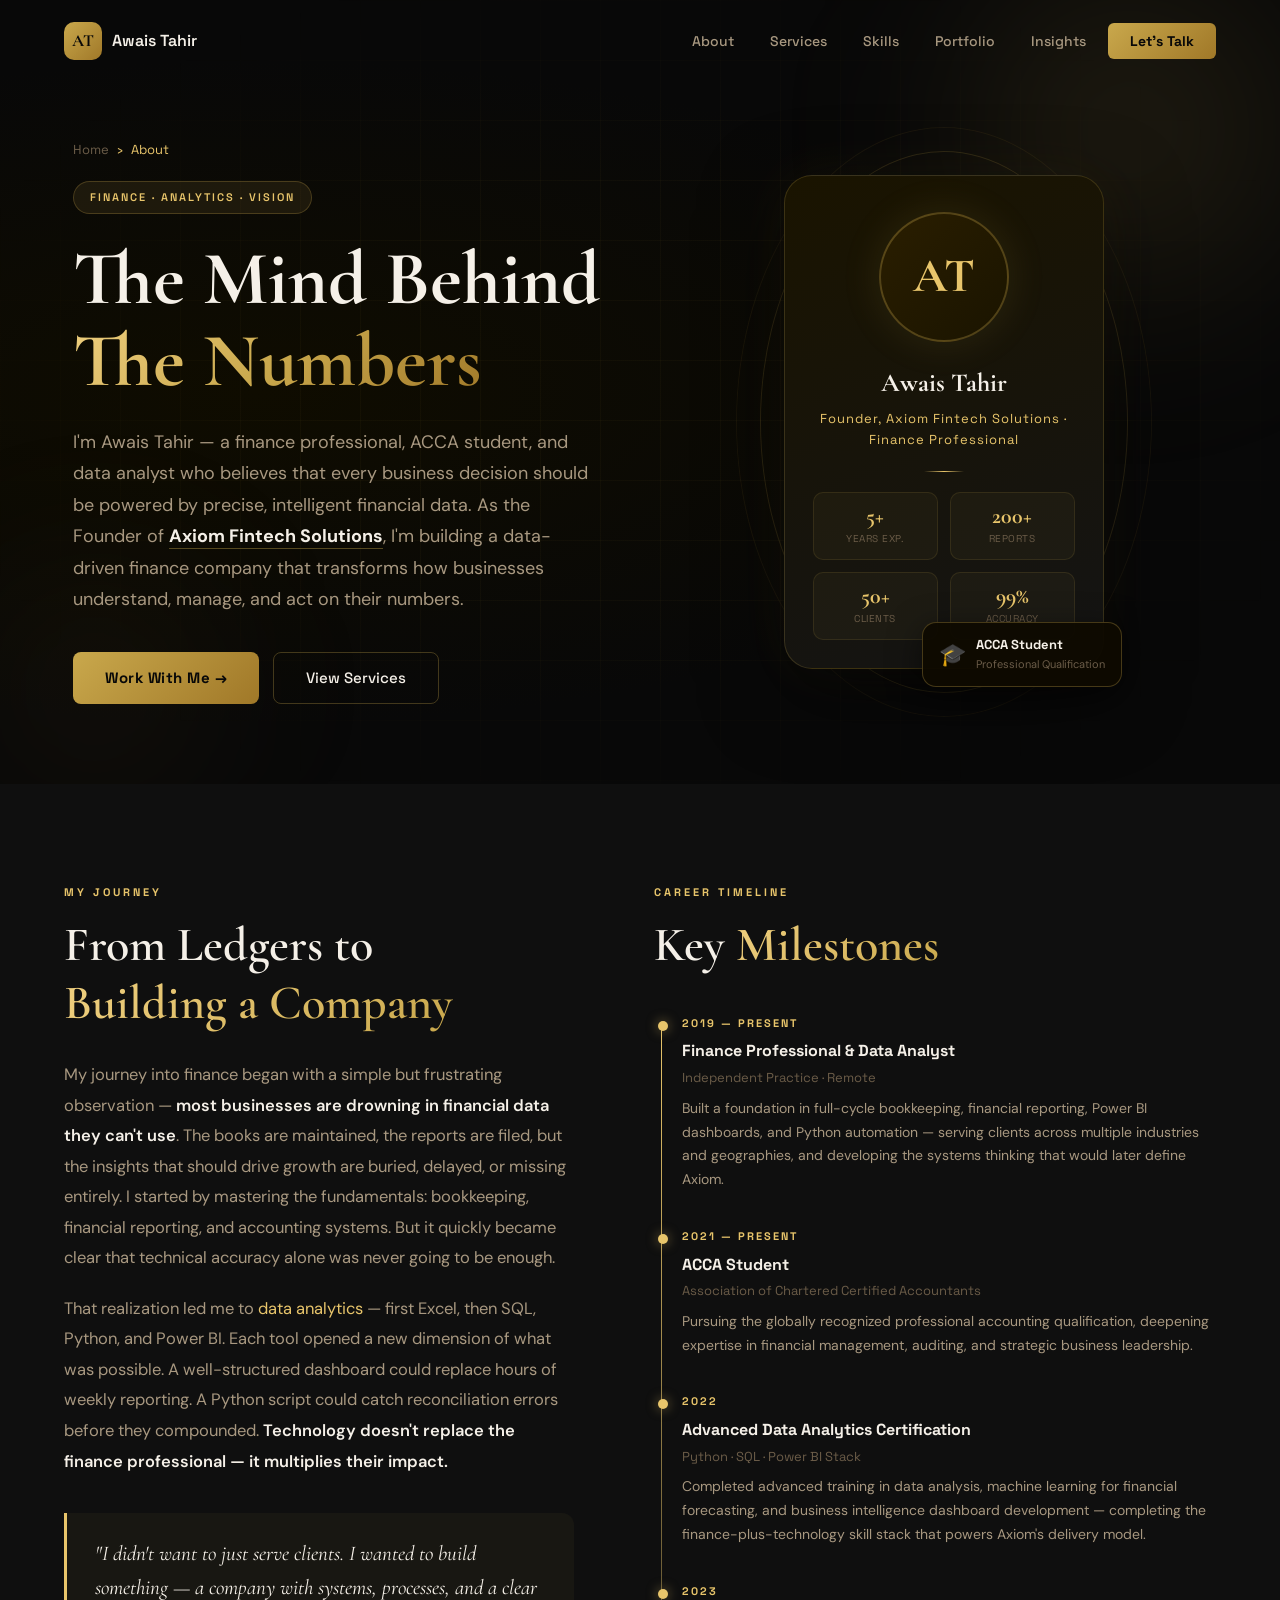
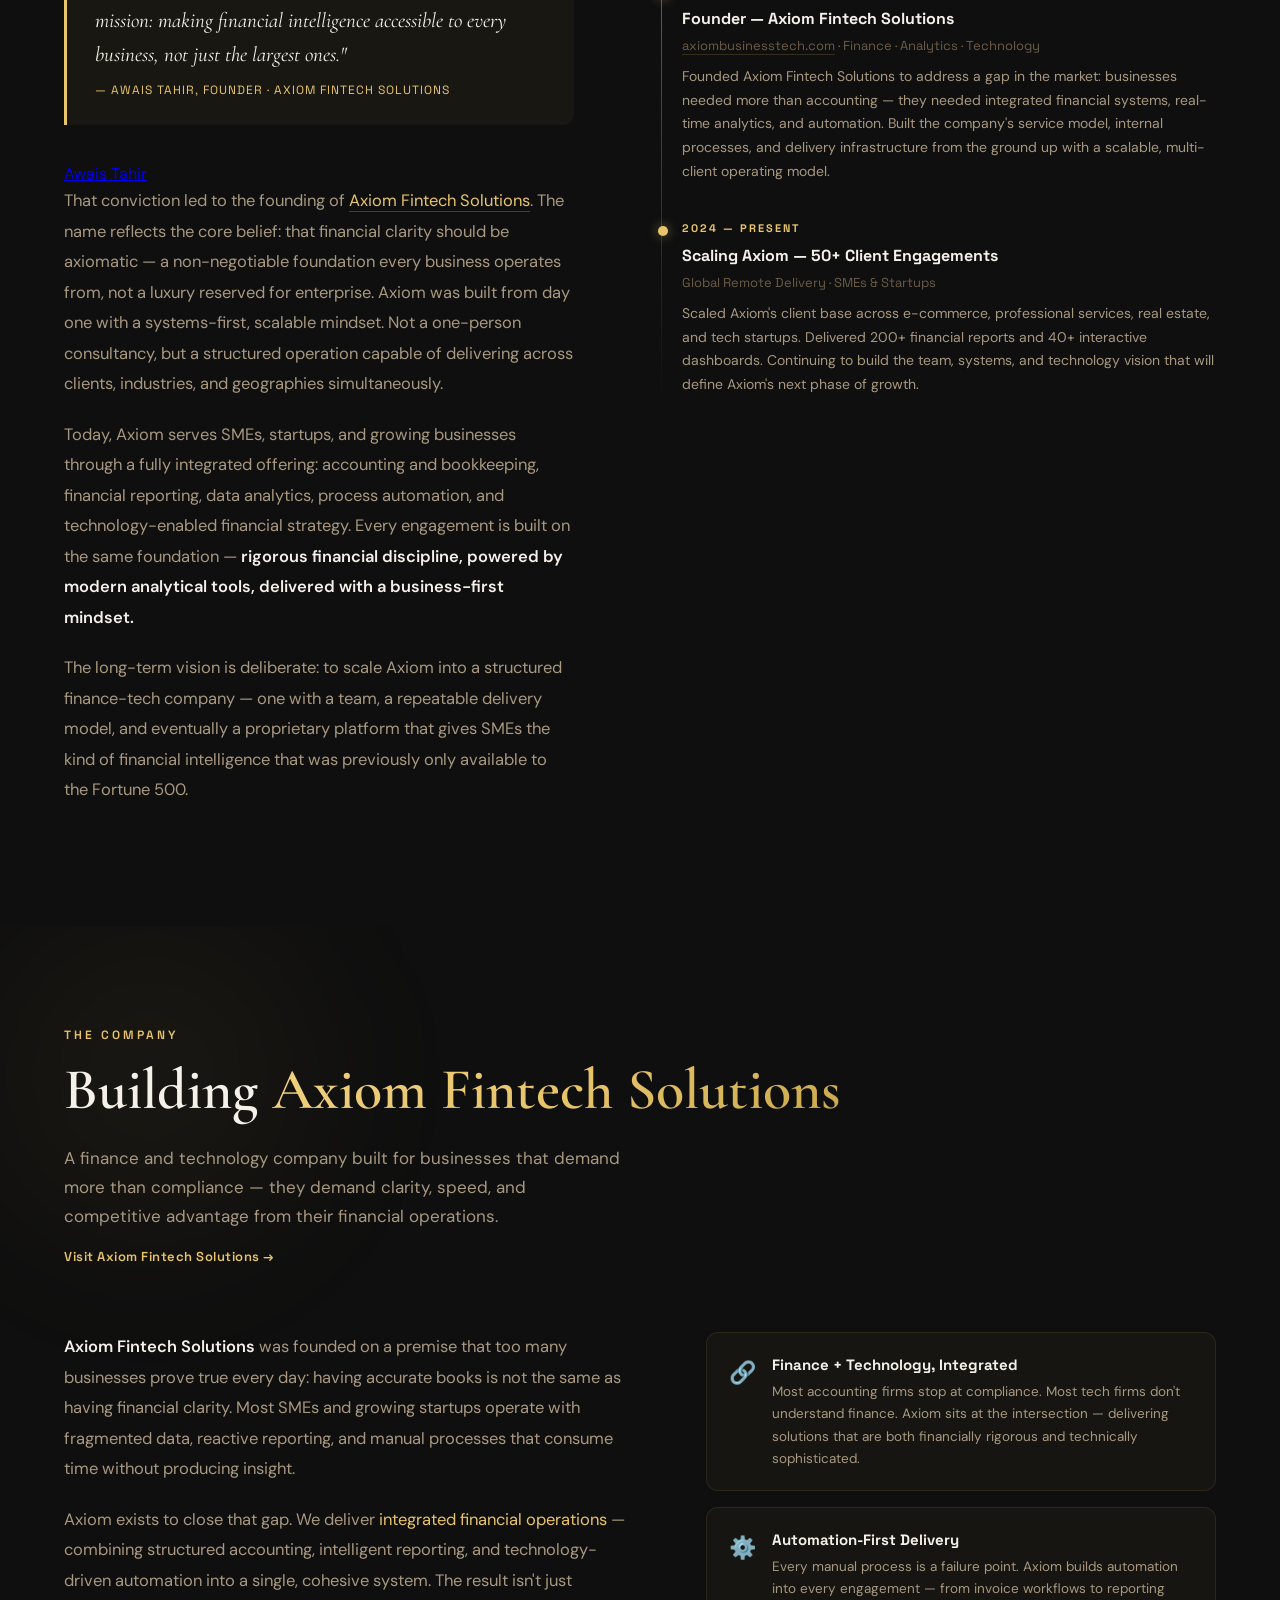
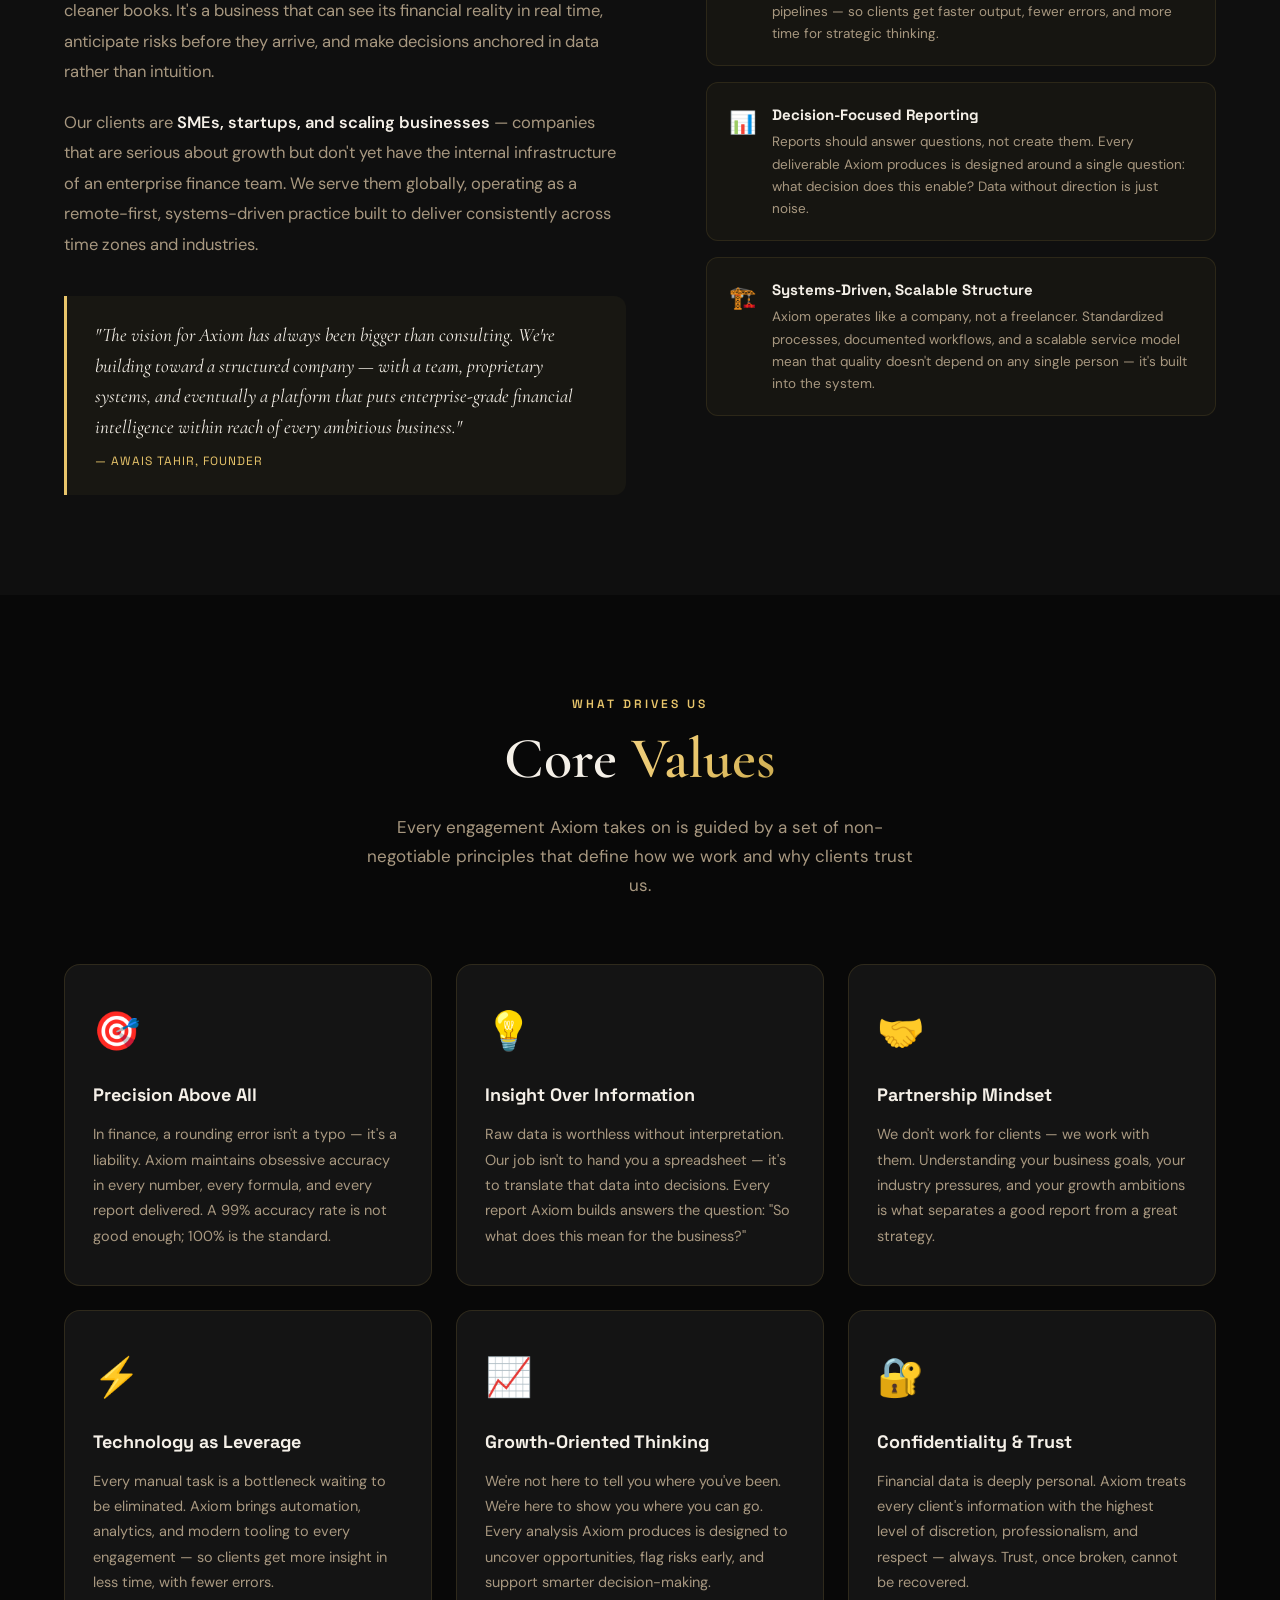
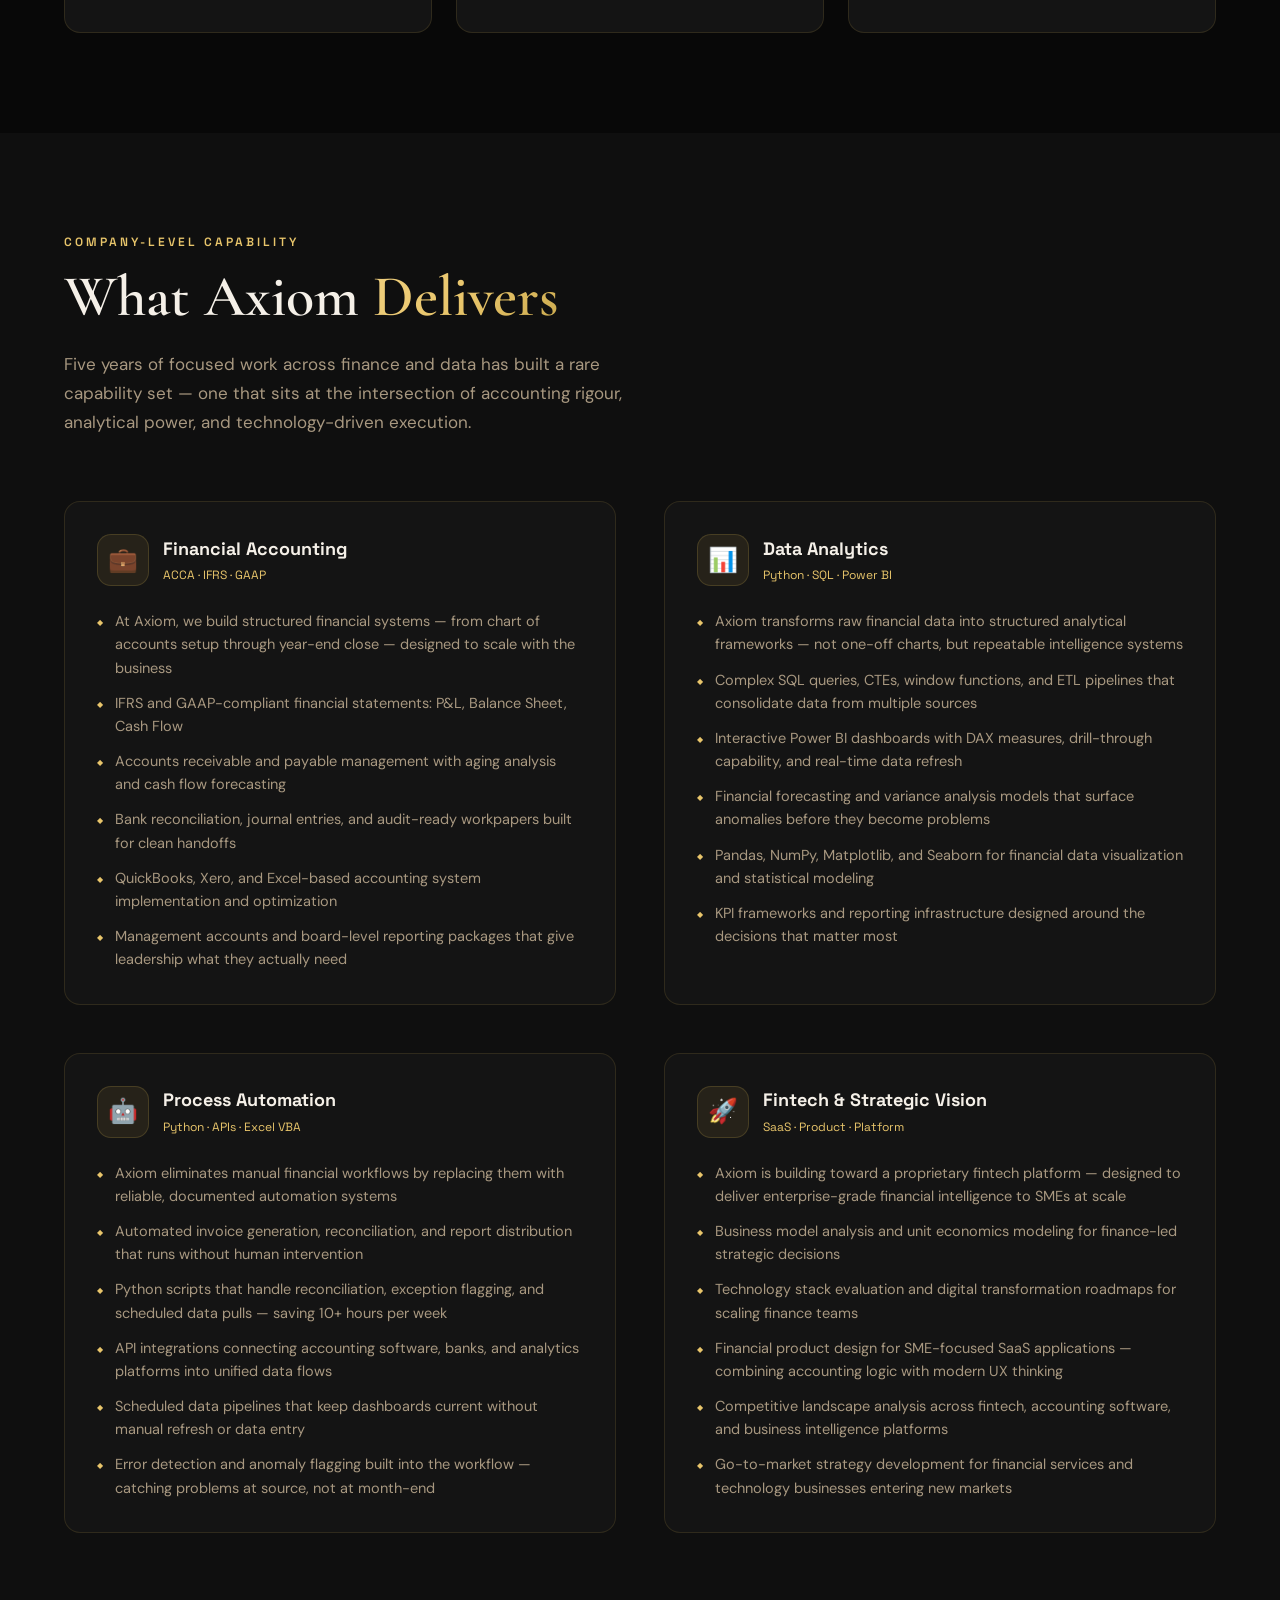
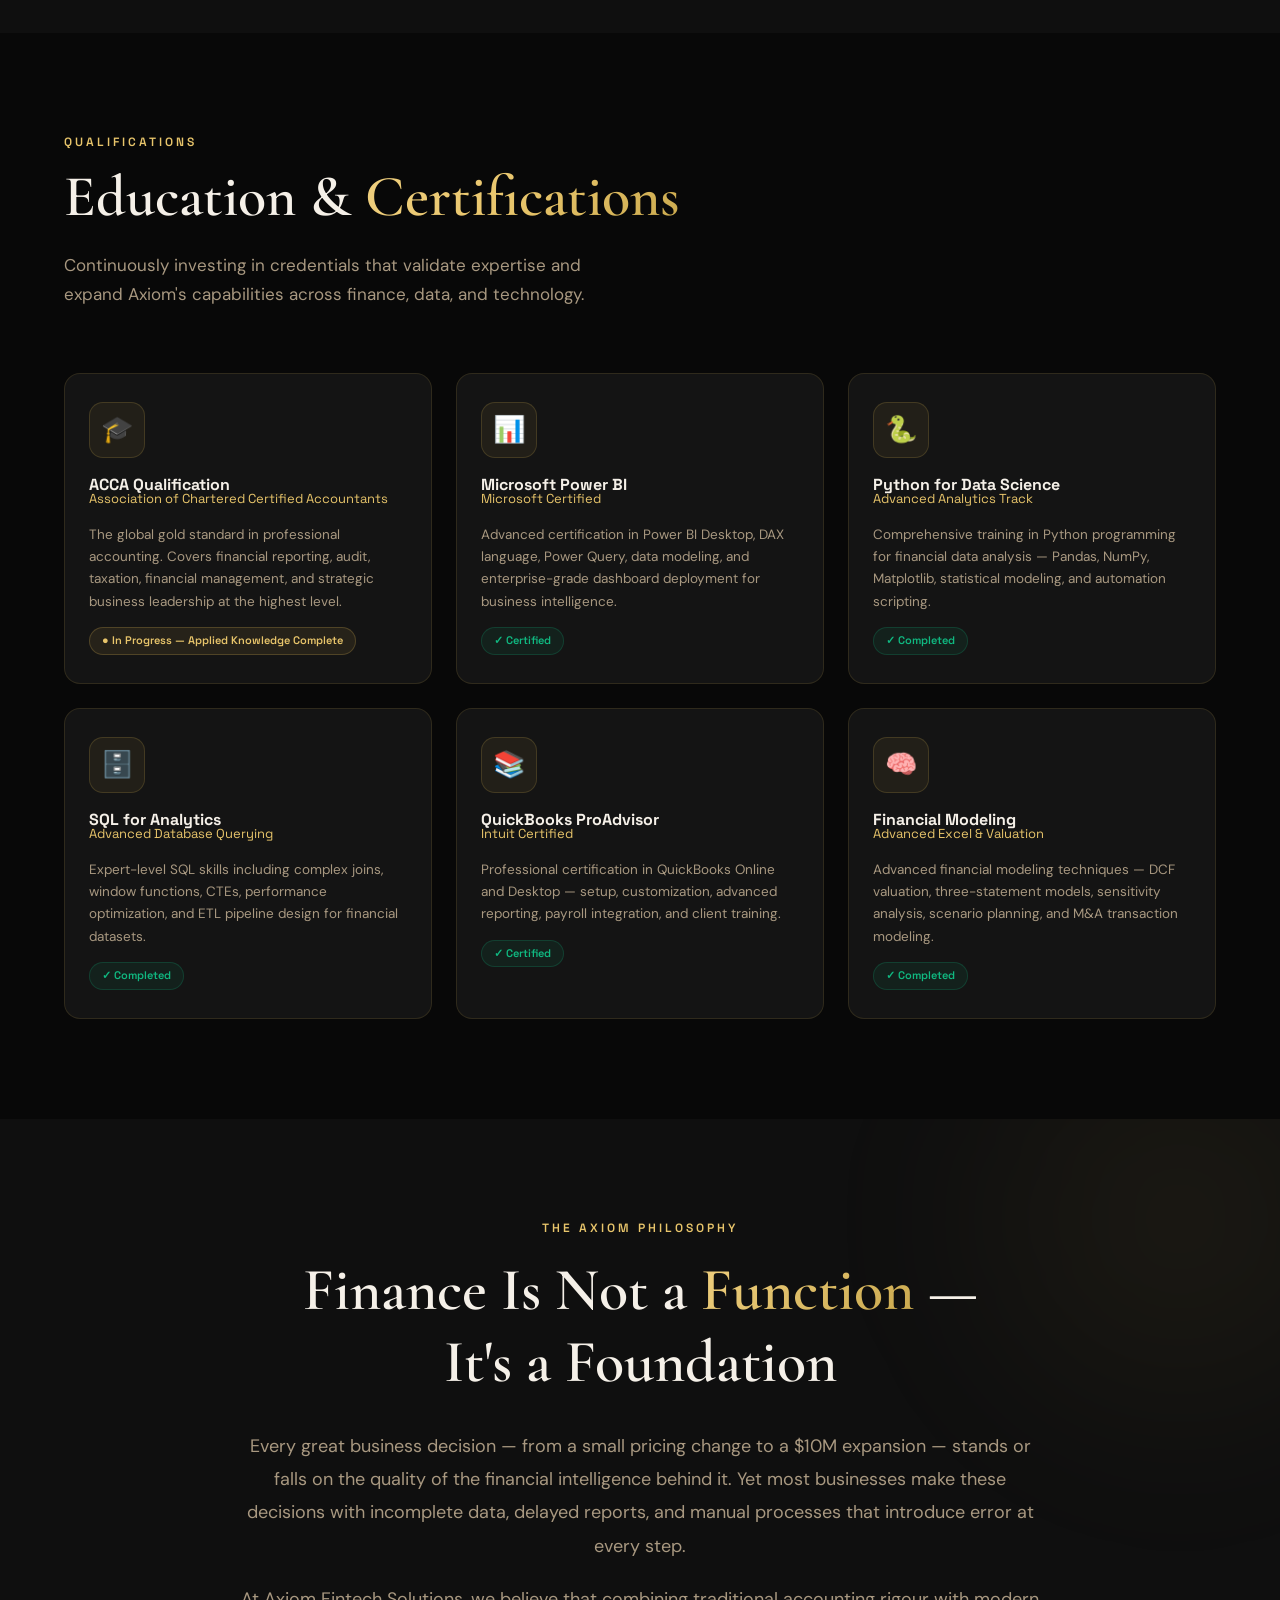
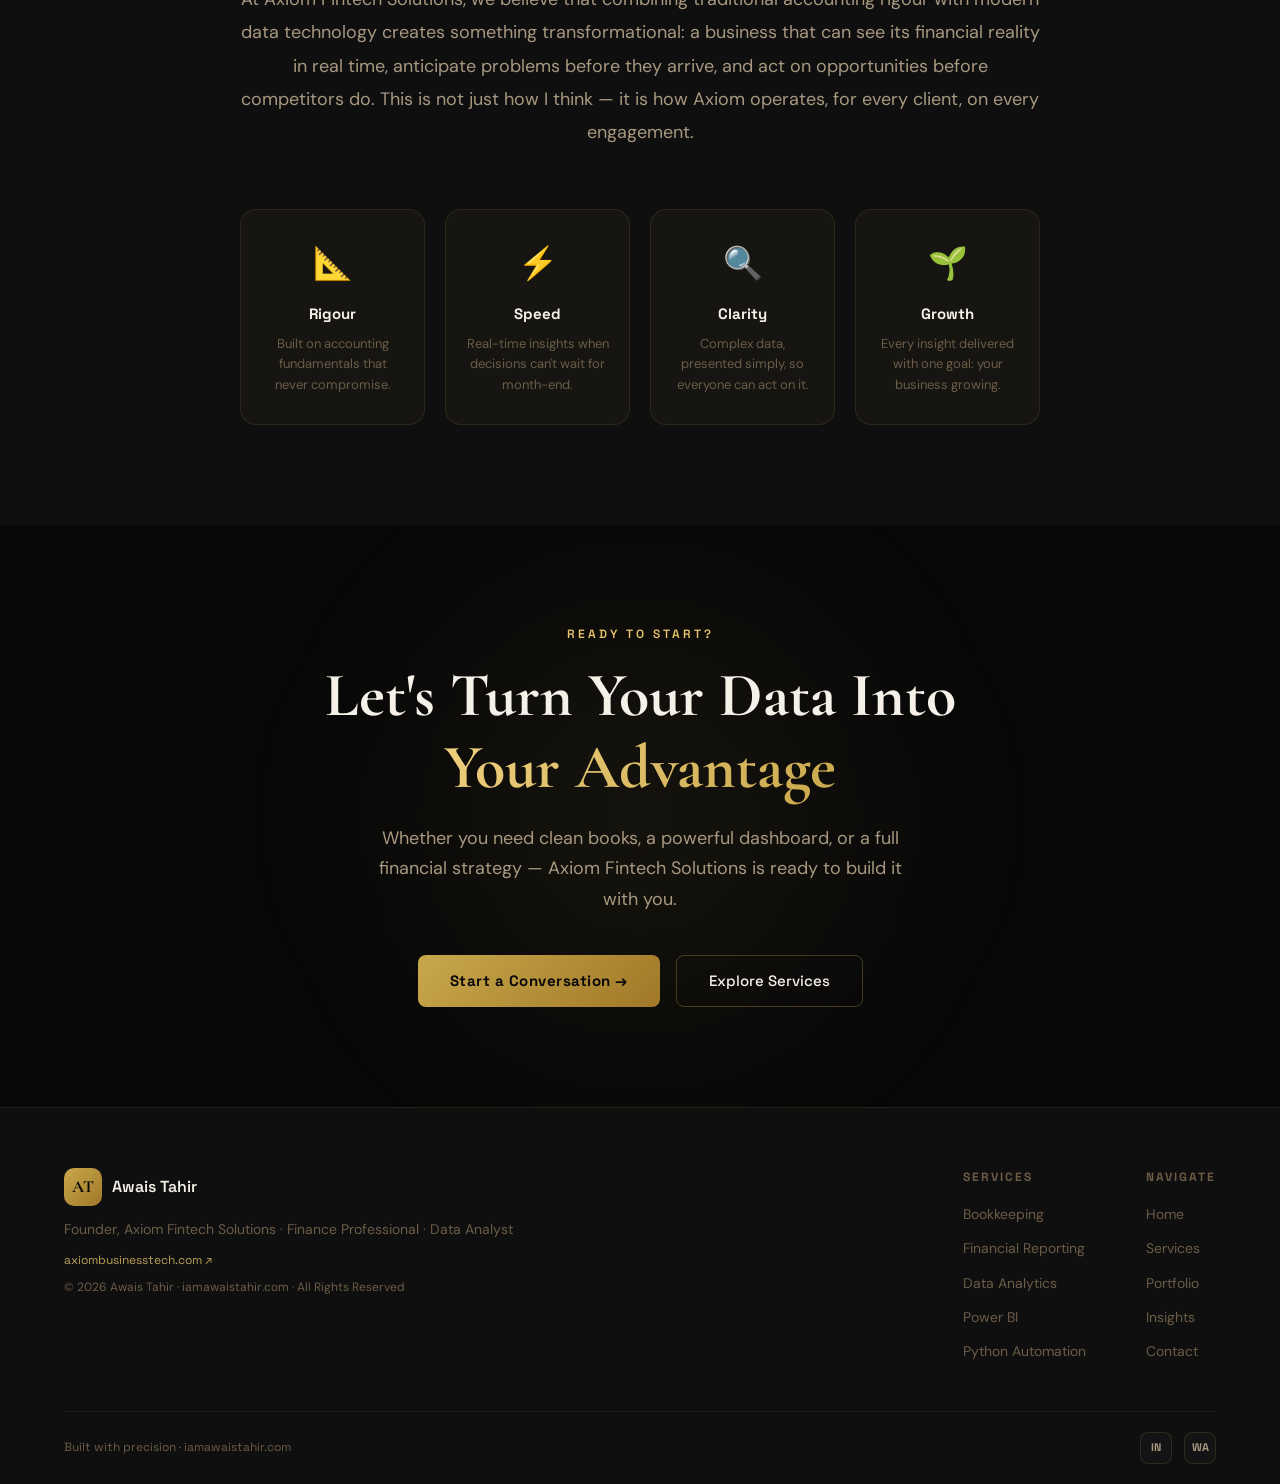
<file: about.html>
<!DOCTYPE html>
<html lang="en">
<head>
  <!-- Google tag (gtag.js) -->
<script async src="https://www.googletagmanager.com/gtag/js?id=G-KKZN3L73HQ"></script>
<script>
  window.dataLayer = window.dataLayer || [];
  function gtag(){dataLayer.push(arguments);}
  gtag('js', new Date());

  gtag('config', 'G-KKZN3L73HQ');
</script>
  <meta charset="UTF-8" />
  <meta name="viewport" content="width=device-width, initial-scale=1.0" />
  <title>About Awais Tahir | Founder, Axiom Fintech Solutions | Finance & Data Analytics</title>
  <meta name="description" content="Awais Tahir is the Founder of Axiom Fintech Solutions — a finance and technology company delivering accounting, data analytics, and automation solutions to SMEs and startups worldwide. ACCA student, 5+ years experience." />
  <meta name="author" content="Awais Tahir" />
  <link rel="canonical" href="https://iamawaistahir.com/about.html" />
  <link rel="preconnect" href="https://fonts.googleapis.com" />
  <link rel="preconnect" href="https://fonts.gstatic.com" crossorigin />
  <link rel="icon" href="/favicon.svg" type="image/svg+xml">
  <link href="https://fonts.googleapis.com/css2?family=Cormorant+Garamond:wght@300;400;500;600;700&family=DM+Sans:wght@300;400;500;600&family=Space+Grotesk:wght@400;500;600;700&display=swap" rel="stylesheet" />
  <link rel="stylesheet" href="style.css" />
  <style>
    /* ── About Page Extras ── */

    /* Hero */
    .about-hero {
      min-height: 72vh;
      display: flex;
      align-items: center;
      padding: 140px 0 80px;
      position: relative;
      overflow: hidden;
      background: radial-gradient(ellipse at 20% 50%, #0f0c00 0%, #080808 60%);
    }
    .about-hero-grid {
      position: absolute; inset: 0;
      background-image:
        linear-gradient(rgba(201,168,76,.04) 1px, transparent 1px),
        linear-gradient(90deg, rgba(201,168,76,.04) 1px, transparent 1px);
      background-size: 60px 60px;
      mask-image: radial-gradient(ellipse at center, black 40%, transparent 80%);
    }
    .about-hero-orb-1 {
      position: absolute; border-radius: 50%; filter: blur(80px); pointer-events: none;
      width: 500px; height: 500px;
      background: radial-gradient(circle, rgba(201,168,76,.15) 0%, transparent 70%);
      top: -120px; right: -100px;
    }
    .about-hero-orb-2 {
      position: absolute; border-radius: 50%; filter: blur(80px); pointer-events: none;
      width: 350px; height: 350px;
      background: radial-gradient(circle, rgba(160,120,40,.1) 0%, transparent 70%);
      bottom: -80px; left: -80px;
    }
    .about-hero-inner {
      position: relative; z-index: 2;
      display: grid;
      grid-template-columns: 1fr 1fr;
      gap: 80px;
      align-items: center;
    }
    .about-hero-breadcrumb {
      font-family: var(--font-ui);
      font-size: 13px;
      color: var(--text-3);
      margin-bottom: 20px;
      display: flex;
      align-items: center;
      gap: 8px;
    }
    .about-hero-breadcrumb a {
      color: var(--text-3);
      text-decoration: none;
      transition: color .2s;
    }
    .about-hero-breadcrumb a:hover { color: var(--blue-light); }
    .about-hero-breadcrumb span { color: var(--blue-light); }
    .about-hero-tag {
      display: inline-flex;
      align-items: center;
      gap: 8px;
      padding: 7px 16px;
      background: rgba(201,168,76,.1);
      border: 1px solid rgba(201,168,76,.25);
      border-radius: 100px;
      font-family: var(--font-ui);
      font-size: 11px;
      font-weight: 600;
      letter-spacing: 2px;
      text-transform: uppercase;
      color: var(--blue-light);
      margin-bottom: 24px;
    }
    .about-hero-title {
      font-family: var(--font-display);
      font-size: clamp(44px, 6vw, 76px);
      font-weight: 700;
      line-height: 1.08;
      color: var(--text-1);
      margin-bottom: 24px;
    }
    .about-hero-title em {
      font-style: normal;
      background: linear-gradient(135deg, #f0d080, #c9a84c, #a07828);
      -webkit-background-clip: text;
      -webkit-text-fill-color: transparent;
      background-clip: text;
    }
    .about-hero-sub {
      font-size: 18px;
      color: var(--text-2);
      line-height: 1.75;
      margin-bottom: 36px;
      max-width: 520px;
    }
    .about-hero-actions { display: flex; gap: 14px; flex-wrap: wrap; }

    /* Photo frame */
    .about-photo-wrap {
      position: relative;
      display: flex;
      justify-content: center;
    }
    .about-photo-frame {
      position: relative;
      width: 320px;
    }
    .about-photo-ring {
      position: absolute;
      inset: -24px;
      border-radius: 50%;
      border: 1px solid rgba(201,168,76,.18);
      animation: heroRingRotate 14s linear infinite;
    }
    .about-photo-ring-2 {
      inset: -48px;
      border-color: rgba(201,168,76,.08);
      animation-duration: 22s;
      animation-direction: reverse;
    }
    .about-photo-inner {
      position: relative;
      z-index: 2;
      border-radius: 28px;
      overflow: hidden;
      border: 1px solid rgba(201,168,76,.2);
      box-shadow: 0 24px 80px rgba(0,0,0,.6), 0 0 60px rgba(201,168,76,.08);
      background: linear-gradient(160deg, #1a1400, #141414);
      padding: 36px 28px 28px;
      text-align: center;
    }
    .photo-avatar {
      width: 130px; height: 130px;
      border-radius: 50%;
      background: linear-gradient(135deg, #2a1e00, #1a1400);
      border: 2px solid rgba(201,168,76,.3);
      display: flex; align-items: center; justify-content: center;
      margin: 0 auto 20px;
      font-family: var(--font-display);
      font-size: 48px;
      font-weight: 700;
      color: var(--blue-light);
      box-shadow: 0 0 40px rgba(201,168,76,.12);
    }
    .photo-name {
      font-family: var(--font-display);
      font-size: 26px;
      font-weight: 700;
      color: var(--text-1);
      margin-bottom: 6px;
    }
    .photo-role {
      font-family: var(--font-ui);
      font-size: 13px;
      color: var(--blue-light);
      letter-spacing: 1px;
      margin-bottom: 20px;
    }
    .photo-divider {
      width: 40px; height: 1px;
      background: linear-gradient(90deg, transparent, var(--blue-light), transparent);
      margin: 0 auto 20px;
    }
    .photo-stats {
      display: grid;
      grid-template-columns: 1fr 1fr;
      gap: 12px;
    }
    .photo-stat {
      background: rgba(201,168,76,.05);
      border: 1px solid rgba(201,168,76,.12);
      border-radius: 10px;
      padding: 12px 8px;
      text-align: center;
    }
    .photo-stat-num {
      font-family: var(--font-display);
      font-size: 22px;
      font-weight: 700;
      color: var(--blue-light);
      line-height: 1;
    }
    .photo-stat-label {
      font-family: var(--font-ui);
      font-size: 10px;
      color: var(--text-3);
      margin-top: 4px;
      text-transform: uppercase;
      letter-spacing: .5px;
    }
    .photo-badge {
      position: absolute;
      bottom: -18px; right: -18px;
      background: rgba(14,10,0,.95);
      border: 1px solid rgba(201,168,76,.3);
      border-radius: 14px;
      padding: 12px 16px;
      display: flex;
      align-items: center;
      gap: 10px;
      box-shadow: 0 8px 32px rgba(0,0,0,.5);
      z-index: 4;
    }
    .photo-badge-icon { font-size: 22px; }
    .photo-badge-text { font-family: var(--font-ui); font-size: 13px; font-weight: 700; color: var(--text-1); }
    .photo-badge-sub { font-size: 11px; color: var(--text-3); }

    /* ── Story section ── */
    .story-section { padding: 100px 0; background: var(--navy-2); }
    .story-grid {
      display: grid;
      grid-template-columns: 1fr 1.1fr;
      gap: 80px;
      align-items: start;
    }
    .story-label {
      font-family: var(--font-ui);
      font-size: 11px;
      font-weight: 700;
      letter-spacing: 3px;
      text-transform: uppercase;
      color: var(--blue-light);
      margin-bottom: 16px;
    }
    .story-title {
      font-family: var(--font-display);
      font-size: clamp(32px, 4vw, 48px);
      font-weight: 600;
      line-height: 1.2;
      color: var(--text-1);
      margin-bottom: 28px;
    }
    .story-title em {
      font-style: normal;
      background: linear-gradient(135deg, #f0d080, #c9a84c);
      -webkit-background-clip: text;
      -webkit-text-fill-color: transparent;
      background-clip: text;
    }
    .story-body {
      font-size: 16.5px;
      color: var(--text-2);
      line-height: 1.85;
      margin-bottom: 20px;
    }
    .story-body strong { color: var(--text-1); font-weight: 600; }
    .story-body em { color: var(--blue-light); font-style: normal; }
    .story-quote {
      margin: 36px 0;
      padding: 24px 28px;
      background: rgba(201,168,76,.05);
      border-left: 3px solid var(--blue-light);
      border-radius: 0 12px 12px 0;
    }
    .story-quote p {
      font-family: var(--font-display);
      font-size: 21px;
      font-style: italic;
      color: var(--text-1);
      line-height: 1.6;
    }
    .story-quote cite {
      font-family: var(--font-ui);
      font-size: 12px;
      color: var(--blue-light);
      letter-spacing: 1px;
      text-transform: uppercase;
      display: block;
      margin-top: 10px;
      font-style: normal;
    }

    /* Timeline */
    .timeline { position: relative; padding-left: 28px; }
    .timeline::before {
      content: '';
      position: absolute;
      left: 7px; top: 8px; bottom: 0;
      width: 1px;
      background: linear-gradient(to bottom, var(--blue-light), transparent);
    }
    .timeline-item {
      position: relative;
      margin-bottom: 36px;
    }
    .timeline-item::before {
      content: '';
      position: absolute;
      left: -24px; top: 6px;
      width: 10px; height: 10px;
      border-radius: 50%;
      background: var(--blue-light);
      box-shadow: 0 0 12px rgba(232,197,107,.5);
    }
    .tl-year {
      font-family: var(--font-ui);
      font-size: 11px;
      font-weight: 700;
      color: var(--blue-light);
      letter-spacing: 2px;
      text-transform: uppercase;
      margin-bottom: 6px;
    }
    .tl-title {
      font-family: var(--font-ui);
      font-size: 16px;
      font-weight: 700;
      color: var(--text-1);
      margin-bottom: 4px;
    }
    .tl-org {
      font-size: 13px;
      color: var(--text-3);
      margin-bottom: 8px;
      font-family: var(--font-ui);
    }
    .tl-desc {
      font-size: 14px;
      color: var(--text-2);
      line-height: 1.7;
    }

    /* ── Values section ── */
    .values-section { padding: 100px 0; }
    .values-grid {
      display: grid;
      grid-template-columns: repeat(3, 1fr);
      gap: 24px;
      margin-top: 56px;
    }
    .value-card {
      background: var(--navy-3);
      border: 1px solid var(--border);
      border-radius: var(--radius);
      padding: 36px 28px;
      position: relative;
      overflow: hidden;
      transition: all .35s ease;
    }
    .value-card::after {
      content: '';
      position: absolute;
      top: 0; left: 0; right: 0;
      height: 2px;
      background: linear-gradient(90deg, transparent, var(--blue-light), transparent);
      opacity: 0;
      transition: opacity .35s;
    }
    .value-card:hover { transform: translateY(-6px); border-color: rgba(201,168,76,.3); box-shadow: 0 20px 60px rgba(0,0,0,.4); }
    .value-card:hover::after { opacity: 1; }
    .value-icon { font-size: 38px; margin-bottom: 20px; display: block; }
    .value-title {
      font-family: var(--font-ui);
      font-size: 18px;
      font-weight: 700;
      color: var(--text-1);
      margin-bottom: 12px;
    }
    .value-desc { font-size: 14.5px; color: var(--text-2); line-height: 1.75; }

    /* ── Axiom section ── */
    .axiom-section { padding: 100px 0; background: var(--navy-2); position: relative; overflow: hidden; }
    .axiom-orb {
      position: absolute;
      width: 500px; height: 500px;
      top: -100px; left: -100px;
      background: radial-gradient(circle, rgba(201,168,76,.07) 0%, transparent 70%);
      pointer-events: none;
      border-radius: 50%;
      filter: blur(60px);
    }
    .axiom-inner { position: relative; z-index: 2; }
    .axiom-grid {
      display: grid;
      grid-template-columns: 1.1fr 1fr;
      gap: 80px;
      align-items: start;
      margin-top: 56px;
    }
    .axiom-body {
      font-size: 16.5px;
      color: var(--text-2);
      line-height: 1.85;
      margin-bottom: 20px;
    }
    .axiom-body strong { color: var(--text-1); font-weight: 600; }
    .axiom-body em { color: var(--blue-light); font-style: normal; }
    .axiom-differentiators {
      display: flex;
      flex-direction: column;
      gap: 16px;
    }
    .axiom-diff-item {
      display: flex;
      align-items: flex-start;
      gap: 16px;
      padding: 20px 22px;
      background: rgba(201,168,76,.04);
      border: 1px solid rgba(201,168,76,.12);
      border-radius: 12px;
    }
    .axiom-diff-icon { font-size: 22px; flex-shrink: 0; margin-top: 2px; }
    .axiom-diff-title {
      font-family: var(--font-ui);
      font-size: 15px;
      font-weight: 700;
      color: var(--text-1);
      margin-bottom: 4px;
    }
    .axiom-diff-desc { font-size: 13.5px; color: var(--text-2); line-height: 1.65; }
    .axiom-forward {
      margin-top: 36px;
      padding: 24px 28px;
      background: rgba(201,168,76,.05);
      border-left: 3px solid var(--blue-light);
      border-radius: 0 12px 12px 0;
    }
    .axiom-forward p {
      font-family: var(--font-display);
      font-size: 19px;
      font-style: italic;
      color: var(--text-1);
      line-height: 1.6;
    }
    .axiom-forward cite {
      font-family: var(--font-ui);
      font-size: 12px;
      color: var(--blue-light);
      letter-spacing: 1px;
      text-transform: uppercase;
      display: block;
      margin-top: 10px;
      font-style: normal;
    }

    /* ── Expertise deep-dive ── */
    .expertise-section { padding: 100px 0; background: var(--navy-2); }
    .expertise-grid {
      display: grid;
      grid-template-columns: 1fr 1fr;
      gap: 48px;
      margin-top: 56px;
    }
    .expertise-block {
      background: var(--navy-3);
      border: 1px solid var(--border);
      border-radius: var(--radius);
      padding: 32px;
    }
    .expertise-block-header {
      display: flex;
      align-items: center;
      gap: 14px;
      margin-bottom: 24px;
    }
    .expertise-block-icon {
      width: 52px; height: 52px;
      background: rgba(201,168,76,.1);
      border: 1px solid rgba(201,168,76,.2);
      border-radius: 14px;
      display: grid;
      place-items: center;
      font-size: 24px;
      flex-shrink: 0;
    }
    .expertise-block-title {
      font-family: var(--font-ui);
      font-size: 18px;
      font-weight: 700;
      color: var(--text-1);
    }
    .expertise-block-sub {
      font-size: 12px;
      color: var(--blue-light);
      margin-top: 3px;
      font-family: var(--font-ui);
    }
    .expertise-list {
      list-style: none;
      display: flex;
      flex-direction: column;
      gap: 12px;
    }
    .expertise-list li {
      display: flex;
      align-items: flex-start;
      gap: 12px;
      font-size: 14.5px;
      color: var(--text-2);
      line-height: 1.6;
    }
    .expertise-list li::before {
      content: '◆';
      font-size: 8px;
      color: var(--blue-light);
      margin-top: 6px;
      flex-shrink: 0;
    }

    /* ── Certifications ── */
    .certs-section { padding: 100px 0; }
    .certs-grid {
      display: grid;
      grid-template-columns: repeat(3, 1fr);
      gap: 24px;
      margin-top: 56px;
    }
    .cert-card {
      background: var(--navy-3);
      border: 1px solid var(--border);
      border-radius: var(--radius);
      padding: 28px 24px;
      display: flex;
      flex-direction: column;
      gap: 14px;
      transition: all .3s ease;
    }
    .cert-card:hover { border-color: rgba(201,168,76,.3); transform: translateY(-4px); box-shadow: 0 16px 48px rgba(0,0,0,.4); }
    .cert-icon-wrap {
      width: 56px; height: 56px;
      background: rgba(201,168,76,.08);
      border: 1px solid rgba(201,168,76,.2);
      border-radius: 14px;
      display: grid;
      place-items: center;
      font-size: 26px;
    }
    .cert-title {
      font-family: var(--font-ui);
      font-size: 16px;
      font-weight: 700;
      color: var(--text-1);
    }
    .cert-issuer {
      font-size: 13px;
      color: var(--blue-light);
      font-family: var(--font-ui);
      margin-top: -8px;
    }
    .cert-desc { font-size: 13.5px; color: var(--text-2); line-height: 1.65; }
    .cert-status {
      display: inline-flex;
      align-items: center;
      gap: 6px;
      font-family: var(--font-ui);
      font-size: 11px;
      font-weight: 600;
      padding: 4px 12px;
      border-radius: 100px;
      width: fit-content;
    }
    .cert-status.active { background: rgba(201,168,76,.1); border: 1px solid rgba(201,168,76,.25); color: var(--blue-light); }
    .cert-status.completed { background: rgba(16,185,129,.08); border: 1px solid rgba(16,185,129,.2); color: #10b981; }

    /* ── Philosophy section ── */
    .philosophy-section { padding: 100px 0; background: var(--navy-2); position: relative; overflow: hidden; }
    .philosophy-orb {
      position: absolute;
      width: 600px; height: 600px;
      top: -200px; right: -200px;
      background: radial-gradient(circle, rgba(201,168,76,.07) 0%, transparent 70%);
      pointer-events: none;
      border-radius: 50%;
      filter: blur(60px);
    }
    .philosophy-inner {
      position: relative; z-index: 2;
      max-width: 800px;
      margin: 0 auto;
      text-align: center;
    }
    .philosophy-title {
      font-family: var(--font-display);
      font-size: clamp(38px, 5vw, 60px);
      font-weight: 600;
      color: var(--text-1);
      line-height: 1.2;
      margin-bottom: 32px;
    }
    .philosophy-title em {
      font-style: normal;
      background: linear-gradient(135deg, #f0d080, #c9a84c);
      -webkit-background-clip: text;
      -webkit-text-fill-color: transparent;
      background-clip: text;
    }
    .philosophy-body {
      font-size: 18px;
      color: var(--text-2);
      line-height: 1.85;
      margin-bottom: 20px;
    }
    .philosophy-pillars {
      display: grid;
      grid-template-columns: repeat(4, 1fr);
      gap: 20px;
      margin-top: 60px;
    }
    .philosophy-pillar {
      padding: 28px 20px;
      background: rgba(201,168,76,.04);
      border: 1px solid rgba(201,168,76,.12);
      border-radius: var(--radius);
      text-align: center;
    }
    .pp-icon { font-size: 32px; margin-bottom: 12px; }
    .pp-title { font-family: var(--font-ui); font-size: 15px; font-weight: 700; color: var(--text-1); margin-bottom: 8px; }
    .pp-desc { font-size: 13px; color: var(--text-3); line-height: 1.6; }

    /* ── CTA section ── */
    .about-cta {
      padding: 100px 0;
      text-align: center;
      position: relative;
      overflow: hidden;
    }
    .about-cta-orb {
      position: absolute;
      width: 700px; height: 700px;
      top: 50%; left: 50%;
      transform: translate(-50%, -50%);
      background: radial-gradient(circle, rgba(201,168,76,.09) 0%, transparent 65%);
      border-radius: 50%;
      filter: blur(80px);
      pointer-events: none;
    }
    .about-cta-inner { position: relative; z-index: 2; }
    .about-cta-title {
      font-family: var(--font-display);
      font-size: clamp(38px, 5vw, 62px);
      font-weight: 700;
      color: var(--text-1);
      line-height: 1.15;
      margin-bottom: 20px;
    }
    .about-cta-title em {
      font-style: normal;
      background: linear-gradient(135deg, #f0d080, #c9a84c);
      -webkit-background-clip: text;
      -webkit-text-fill-color: transparent;
      background-clip: text;
    }
    .about-cta-sub {
      font-size: 18px;
      color: var(--text-2);
      margin-bottom: 40px;
      max-width: 540px;
      margin-left: auto;
      margin-right: auto;
      line-height: 1.7;
    }
    .about-cta-actions { display: flex; gap: 16px; justify-content: center; flex-wrap: wrap; }

    /* ── Responsive ── */
    @media (max-width: 960px) {
      .about-hero-inner { grid-template-columns: 1fr; gap: 48px; }
      .about-photo-wrap { order: -1; }
      .story-grid { grid-template-columns: 1fr; gap: 48px; }
      .values-grid { grid-template-columns: 1fr 1fr; }
      .expertise-grid { grid-template-columns: 1fr; }
      .certs-grid { grid-template-columns: 1fr 1fr; }
      .philosophy-pillars { grid-template-columns: 1fr 1fr; }
      .axiom-grid { grid-template-columns: 1fr; gap: 48px; }
    }
    @media (max-width: 640px) {
      .about-hero { padding: 120px 0 60px; }
      .values-grid { grid-template-columns: 1fr; }
      .certs-grid { grid-template-columns: 1fr; }
      .philosophy-pillars { grid-template-columns: 1fr 1fr; }
      .about-photo-frame { width: 280px; }
      .photo-badge { display: none; }
    }
  </style>
</head>
<body>

<!-- ═══════════════════════ NAVBAR ═══════════════════════ -->
<nav id="navbar">
  <div class="nav-inner">
    <a href="index.html" class="nav-logo">
      <span class="logo-at">AT</span>
      <span class="logo-name">Awais Tahir</span>
    </a>
    <ul class="nav-links">
      <li><a href="index.html#about" class="active-link">About</a></li>
      <li><a href="services.html">Services</a></li>
      <li><a href="skills.html">Skills</a></li>
      <li><a href="portfolio.html">Portfolio</a></li>
      <li><a href="insights.html">Insights</a></li>
      <li><a href="index.html#contact" class="nav-cta">Let's Talk</a></li>
    </ul>
    <button class="hamburger" id="hamburger" aria-label="Menu">
      <span></span><span></span><span></span>
    </button>
  </div>
</nav>

<!-- Mobile Menu -->
<div class="mobile-menu" id="mobileMenu">
  <ul>
    <li><a href="index.html" onclick="closeMobile()">Home</a></li>
    <li><a href="services.html" onclick="closeMobile()">Services</a></li>
    <li><a href="skills.html" onclick="closeMobile()">Skills</a></li>
    <li><a href="portfolio.html" onclick="closeMobile()">Portfolio</a></li>
    <li><a href="insights.html" onclick="closeMobile()">Insights</a></li>
    <li><a href="index.html#contact" onclick="closeMobile()">Contact</a></li>
  </ul>
</div>

<!-- ═══════════════════════ ABOUT HERO ═══════════════════════ -->
<section class="about-hero">
  <div class="about-hero-grid"></div>
  <div class="about-hero-orb-1"></div>
  <div class="about-hero-orb-2"></div>
  <div class="container">
    <div class="about-hero-inner">

      <!-- Left: text -->
      <div>
        <div class="about-hero-breadcrumb reveal-up">
          <a href="index.html">Home</a>
          <span>›</span>
          <span>About</span>
        </div>
        <div class="about-hero-tag reveal-up" style="animation-delay:.1s">Finance · Analytics · Vision</div>
        <h1 class="about-hero-title reveal-up" style="animation-delay:.2s">
          The Mind Behind<br/>
          <em>The Numbers</em>
        </h1>
        <p class="about-hero-sub reveal-up" style="animation-delay:.3s">
          I'm Awais Tahir — a finance professional, ACCA student, and data analyst who believes that every business decision should be powered by precise, intelligent financial data. As the Founder of <strong style="color: var(--text-1);"><a href="https://www.axiombusinesstech.com" target="_blank" rel="noopener" style="color: var(--text-1); text-decoration: none; border-bottom: 1px solid rgba(201,168,76,.4);">Axiom Fintech Solutions</a></strong>, I'm building a data-driven finance company that transforms how businesses understand, manage, and act on their numbers.
        </p>
        <div class="about-hero-actions reveal-up" style="animation-delay:.4s">
          <a href="index.html#contact" class="btn-primary">Work With Me →</a>
          <a href="index.html#services" class="btn-ghost">View Services</a>
        </div>
      </div>

      <!-- Right: photo card -->
      <div class="about-photo-wrap reveal-float" style="animation-delay:.3s">
        <div class="about-photo-frame">
          <div class="about-photo-ring"></div>
          <div class="about-photo-ring about-photo-ring-2"></div>
          <div class="about-photo-inner">
            <div class="photo-avatar">AT</div>
            <div class="photo-name">Awais Tahir</div>
            <div class="photo-role">Founder, Axiom Fintech Solutions · Finance Professional</div>
            <div class="photo-divider"></div>
            <div class="photo-stats">
              <div class="photo-stat">
                <div class="photo-stat-num">5+</div>
                <div class="photo-stat-label">Years Exp.</div>
              </div>
              <div class="photo-stat">
                <div class="photo-stat-num">200+</div>
                <div class="photo-stat-label">Reports</div>
              </div>
              <div class="photo-stat">
                <div class="photo-stat-num">50+</div>
                <div class="photo-stat-label">Clients</div>
              </div>
              <div class="photo-stat">
                <div class="photo-stat-num">99%</div>
                <div class="photo-stat-label">Accuracy</div>
              </div>
            </div>
          </div>
          <div class="photo-badge">
            <div class="photo-badge-icon">🎓</div>
            <div>
              <div class="photo-badge-text">ACCA Student</div>
              <div class="photo-badge-sub">Professional Qualification</div>
            </div>
          </div>
        </div>
      </div>

    </div>
  </div>
</section>

<!-- ═══════════════════════ MY STORY ═══════════════════════ -->
<section class="story-section">
  <div class="container">
    <div class="story-grid">

      <!-- Left: story text -->
      <div class="scroll-reveal">
        <div class="story-label">My Journey</div>
        <h2 class="story-title">From Ledgers to<br/><em>Building a Company</em></h2>

        <p class="story-body">
          My journey into finance began with a simple but frustrating observation — <strong>most businesses are drowning in financial data they can't use</strong>. The books are maintained, the reports are filed, but the insights that should drive growth are buried, delayed, or missing entirely. I started by mastering the fundamentals: bookkeeping, financial reporting, and accounting systems. But it quickly became clear that technical accuracy alone was never going to be enough.
        </p>

        <p class="story-body">
          That realization led me to <em>data analytics</em> — first Excel, then SQL, Python, and Power BI. Each tool opened a new dimension of what was possible. A well-structured dashboard could replace hours of weekly reporting. A Python script could catch reconciliation errors before they compounded. <strong>Technology doesn't replace the finance professional — it multiplies their impact.</strong>
        </p>

        <div class="story-quote">
          <p>"I didn't want to just serve clients. I wanted to build something — a company with systems, processes, and a clear mission: making financial intelligence accessible to every business, not just the largest ones."</p>
          <cite>— Awais Tahir, Founder · Axiom Fintech Solutions</cite>
        </div>

        <script src="https://platform.linkedin.com/badges/js/profile.js" async defer type="text/javascript"></script>

        <div class="badge-base LI-profile-badge" data-locale="en_US" data-size="large" data-theme="dark" data-type="HORIZONTAL" data-vanity="iamawais1628" data-version="v1"><a class="badge-base__link LI-simple-link" href="https://pk.linkedin.com/in/iamawais1628?trk=profile-badge">Awais Tahir</a></div>
              

        <p class="story-body">
          That conviction led to the founding of <a href="https://www.axiombusinesstech.com" target="_blank" rel="noopener" style="color: var(--blue-light); text-decoration: none; border-bottom: 1px solid rgba(201,168,76,.3);">Axiom Fintech Solutions</a>. The name reflects the core belief: that financial clarity should be axiomatic — a non-negotiable foundation every business operates from, not a luxury reserved for enterprise. Axiom was built from day one with a systems-first, scalable mindset. Not a one-person consultancy, but a structured operation capable of delivering across clients, industries, and geographies simultaneously.
        </p>

        <p class="story-body">
          Today, Axiom serves SMEs, startups, and growing businesses through a fully integrated offering: accounting and bookkeeping, financial reporting, data analytics, process automation, and technology-enabled financial strategy. Every engagement is built on the same foundation — <strong>rigorous financial discipline, powered by modern analytical tools, delivered with a business-first mindset.</strong>
        </p>

        <p class="story-body">
          The long-term vision is deliberate: to scale Axiom into a structured finance-tech company — one with a team, a repeatable delivery model, and eventually a proprietary platform that gives SMEs the kind of financial intelligence that was previously only available to the Fortune 500.
        </p>
      </div>

      <!-- Right: timeline -->
      <div class="scroll-reveal" style="transition-delay:.2s">
        <div class="story-label">Career Timeline</div>
        <h2 class="story-title" style="margin-bottom: 40px;">Key <em>Milestones</em></h2>

        <div class="timeline">
          <div class="timeline-item">
            <div class="tl-year">2019 — Present</div>
            <div class="tl-title">Finance Professional & Data Analyst</div>
            <div class="tl-org">Independent Practice · Remote</div>
            <div class="tl-desc">Built a foundation in full-cycle bookkeeping, financial reporting, Power BI dashboards, and Python automation — serving clients across multiple industries and geographies, and developing the systems thinking that would later define Axiom.</div>
          </div>

          <div class="timeline-item">
            <div class="tl-year">2021 — Present</div>
            <div class="tl-title">ACCA Student</div>
            <div class="tl-org">Association of Chartered Certified Accountants</div>
            <div class="tl-desc">Pursuing the globally recognized professional accounting qualification, deepening expertise in financial management, auditing, and strategic business leadership.</div>
          </div>

          <div class="timeline-item">
            <div class="tl-year">2022</div>
            <div class="tl-title">Advanced Data Analytics Certification</div>
            <div class="tl-org">Python · SQL · Power BI Stack</div>
            <div class="tl-desc">Completed advanced training in data analysis, machine learning for financial forecasting, and business intelligence dashboard development — completing the finance-plus-technology skill stack that powers Axiom's delivery model.</div>
          </div>

          <div class="timeline-item">
            <div class="tl-year">2023</div>
            <div class="tl-title">Founder — Axiom Fintech Solutions</div>
            <div class="tl-org"><a href="https://www.axiombusinesstech.com" target="_blank" rel="noopener" style="color: var(--text-3); text-decoration: none; border-bottom: 1px solid rgba(201,168,76,.2);">axiombusinesstech.com</a> · Finance · Analytics · Technology</div>
            <div class="tl-desc">Founded Axiom Fintech Solutions to address a gap in the market: businesses needed more than accounting — they needed integrated financial systems, real-time analytics, and automation. Built the company's service model, internal processes, and delivery infrastructure from the ground up with a scalable, multi-client operating model.</div>
          </div>

          <div class="timeline-item">
            <div class="tl-year">2024 — Present</div>
            <div class="tl-title">Scaling Axiom — 50+ Client Engagements</div>
            <div class="tl-org">Global Remote Delivery · SMEs & Startups</div>
            <div class="tl-desc">Scaled Axiom's client base across e-commerce, professional services, real estate, and tech startups. Delivered 200+ financial reports and 40+ interactive dashboards. Continuing to build the team, systems, and technology vision that will define Axiom's next phase of growth.</div>
          </div>
        </div>
      </div>

    </div>
  </div>
</section>

<!-- ═══════════════════════ BUILDING Axiom Fintech Solutions ═══════════════════════ -->
<section class="axiom-section">
  <div class="axiom-orb"></div>
  <div class="container">
    <div class="axiom-inner">
      <div class="section-header scroll-reveal">
        <div class="section-label">The Company</div>
        <h2 class="section-title">Building <span class="gradient-text">Axiom Fintech Solutions</span></h2>
        <p class="section-desc">A finance and technology company built for businesses that demand more than compliance — they demand clarity, speed, and competitive advantage from their financial operations.</p>
        <a href="https://www.axiombusinesstech.com" target="_blank" rel="noopener" style="display:inline-flex; align-items:center; gap:6px; margin-top:16px; font-family:var(--font-ui); font-size:13px; font-weight:600; color:var(--blue-light); text-decoration:none; letter-spacing:.5px;">Visit Axiom Fintech Solutions →</a>
      </div>

      <div class="axiom-grid">
        <!-- Left: what Axiom is -->
        <div class="scroll-reveal">
          <p class="axiom-body">
            <strong>Axiom Fintech Solutions</strong> was founded on a premise that too many businesses prove true every day: having accurate books is not the same as having financial clarity. Most SMEs and growing startups operate with fragmented data, reactive reporting, and manual processes that consume time without producing insight.
          </p>
          <p class="axiom-body">
            Axiom exists to close that gap. We deliver <em>integrated financial operations</em> — combining structured accounting, intelligent reporting, and technology-driven automation into a single, cohesive system. The result isn't just cleaner books. It's a business that can see its financial reality in real time, anticipate risks before they arrive, and make decisions anchored in data rather than intuition.
          </p>
          <p class="axiom-body">
            Our clients are <strong>SMEs, startups, and scaling businesses</strong> — companies that are serious about growth but don't yet have the internal infrastructure of an enterprise finance team. We serve them globally, operating as a remote-first, systems-driven practice built to deliver consistently across time zones and industries.
          </p>
          <div class="axiom-forward">
            <p>"The vision for Axiom has always been bigger than consulting. We're building toward a structured company — with a team, proprietary systems, and eventually a platform that puts enterprise-grade financial intelligence within reach of every ambitious business."</p>
            <cite>— Awais Tahir, Founder</cite>
          </div>
        </div>

        <!-- Right: what makes Axiom different -->
        <div class="scroll-reveal" style="transition-delay:.15s">
          <div class="axiom-differentiators">
            <div class="axiom-diff-item">
              <div class="axiom-diff-icon">🔗</div>
              <div>
                <div class="axiom-diff-title">Finance + Technology, Integrated</div>
                <div class="axiom-diff-desc">Most accounting firms stop at compliance. Most tech firms don't understand finance. Axiom sits at the intersection — delivering solutions that are both financially rigorous and technically sophisticated.</div>
              </div>
            </div>
            <div class="axiom-diff-item">
              <div class="axiom-diff-icon">⚙️</div>
              <div>
                <div class="axiom-diff-title">Automation-First Delivery</div>
                <div class="axiom-diff-desc">Every manual process is a failure point. Axiom builds automation into every engagement — from invoice workflows to reporting pipelines — so clients get faster output, fewer errors, and more time for strategic thinking.</div>
              </div>
            </div>
            <div class="axiom-diff-item">
              <div class="axiom-diff-icon">📊</div>
              <div>
                <div class="axiom-diff-title">Decision-Focused Reporting</div>
                <div class="axiom-diff-desc">Reports should answer questions, not create them. Every deliverable Axiom produces is designed around a single question: what decision does this enable? Data without direction is just noise.</div>
              </div>
            </div>
            <div class="axiom-diff-item">
              <div class="axiom-diff-icon">🏗️</div>
              <div>
                <div class="axiom-diff-title">Systems-Driven, Scalable Structure</div>
                <div class="axiom-diff-desc">Axiom operates like a company, not a freelancer. Standardized processes, documented workflows, and a scalable service model mean that quality doesn't depend on any single person — it's built into the system.</div>
              </div>
            </div>
          </div>
        </div>
      </div>
    </div>
  </div>
</section>

<!-- ═══════════════════════ CORE VALUES ═══════════════════════ -->
<section class="values-section">
  <div class="container">
    <div class="section-header text-center scroll-reveal" style="text-align:center">
      <div class="section-label">What Drives Us</div>
      <h2 class="section-title">Core <span class="gradient-text">Values</span></h2>
      <p class="section-desc" style="margin: 0 auto;">Every engagement Axiom takes on is guided by a set of non-negotiable principles that define how we work and why clients trust us.</p>
    </div>

    <div class="values-grid">
      <div class="value-card scroll-reveal">
        <span class="value-icon">🎯</span>
        <div class="value-title">Precision Above All</div>
        <p class="value-desc">In finance, a rounding error isn't a typo — it's a liability. Axiom maintains obsessive accuracy in every number, every formula, and every report delivered. A 99% accuracy rate is not good enough; 100% is the standard.</p>
      </div>

      <div class="value-card scroll-reveal" style="transition-delay:.1s">
        <span class="value-icon">💡</span>
        <div class="value-title">Insight Over Information</div>
        <p class="value-desc">Raw data is worthless without interpretation. Our job isn't to hand you a spreadsheet — it's to translate that data into decisions. Every report Axiom builds answers the question: "So what does this mean for the business?"</p>
      </div>

      <div class="value-card scroll-reveal" style="transition-delay:.2s">
        <span class="value-icon">🤝</span>
        <div class="value-title">Partnership Mindset</div>
        <p class="value-desc">We don't work for clients — we work with them. Understanding your business goals, your industry pressures, and your growth ambitions is what separates a good report from a great strategy.</p>
      </div>

      <div class="value-card scroll-reveal" style="transition-delay:.3s">
        <span class="value-icon">⚡</span>
        <div class="value-title">Technology as Leverage</div>
        <p class="value-desc">Every manual task is a bottleneck waiting to be eliminated. Axiom brings automation, analytics, and modern tooling to every engagement — so clients get more insight in less time, with fewer errors.</p>
      </div>

      <div class="value-card scroll-reveal" style="transition-delay:.4s">
        <span class="value-icon">📈</span>
        <div class="value-title">Growth-Oriented Thinking</div>
        <p class="value-desc">We're not here to tell you where you've been. We're here to show you where you can go. Every analysis Axiom produces is designed to uncover opportunities, flag risks early, and support smarter decision-making.</p>
      </div>

      <div class="value-card scroll-reveal" style="transition-delay:.5s">
        <span class="value-icon">🔐</span>
        <div class="value-title">Confidentiality & Trust</div>
        <p class="value-desc">Financial data is deeply personal. Axiom treats every client's information with the highest level of discretion, professionalism, and respect — always. Trust, once broken, cannot be recovered.</p>
      </div>
    </div>
  </div>
</section>

<!-- ═══════════════════════ EXPERTISE DEEP-DIVE ═══════════════════════ -->
<section class="expertise-section">
  <div class="container">
    <div class="section-header scroll-reveal">
      <div class="section-label">Company-Level Capability</div>
      <h2 class="section-title">What Axiom <span class="gradient-text">Delivers</span></h2>
      <p class="section-desc">Five years of focused work across finance and data has built a rare capability set — one that sits at the intersection of accounting rigour, analytical power, and technology-driven execution.</p>
    </div>

    <div class="expertise-grid">
      <div class="expertise-block scroll-reveal">
        <div class="expertise-block-header">
          <div class="expertise-block-icon">💼</div>
          <div>
            <div class="expertise-block-title">Financial Accounting</div>
            <div class="expertise-block-sub">ACCA · IFRS · GAAP</div>
          </div>
        </div>
        <ul class="expertise-list">
          <li>At Axiom, we build structured financial systems — from chart of accounts setup through year-end close — designed to scale with the business</li>
          <li>IFRS and GAAP-compliant financial statements: P&L, Balance Sheet, Cash Flow</li>
          <li>Accounts receivable and payable management with aging analysis and cash flow forecasting</li>
          <li>Bank reconciliation, journal entries, and audit-ready workpapers built for clean handoffs</li>
          <li>QuickBooks, Xero, and Excel-based accounting system implementation and optimization</li>
          <li>Management accounts and board-level reporting packages that give leadership what they actually need</li>
        </ul>
      </div>

      <div class="expertise-block scroll-reveal" style="transition-delay:.1s">
        <div class="expertise-block-header">
          <div class="expertise-block-icon">📊</div>
          <div>
            <div class="expertise-block-title">Data Analytics</div>
            <div class="expertise-block-sub">Python · SQL · Power BI</div>
          </div>
        </div>
        <ul class="expertise-list">
          <li>Axiom transforms raw financial data into structured analytical frameworks — not one-off charts, but repeatable intelligence systems</li>
          <li>Complex SQL queries, CTEs, window functions, and ETL pipelines that consolidate data from multiple sources</li>
          <li>Interactive Power BI dashboards with DAX measures, drill-through capability, and real-time data refresh</li>
          <li>Financial forecasting and variance analysis models that surface anomalies before they become problems</li>
          <li>Pandas, NumPy, Matplotlib, and Seaborn for financial data visualization and statistical modeling</li>
          <li>KPI frameworks and reporting infrastructure designed around the decisions that matter most</li>
        </ul>
      </div>

      <div class="expertise-block scroll-reveal" style="transition-delay:.2s">
        <div class="expertise-block-header">
          <div class="expertise-block-icon">🤖</div>
          <div>
            <div class="expertise-block-title">Process Automation</div>
            <div class="expertise-block-sub">Python · APIs · Excel VBA</div>
          </div>
        </div>
        <ul class="expertise-list">
          <li>Axiom eliminates manual financial workflows by replacing them with reliable, documented automation systems</li>
          <li>Automated invoice generation, reconciliation, and report distribution that runs without human intervention</li>
          <li>Python scripts that handle reconciliation, exception flagging, and scheduled data pulls — saving 10+ hours per week</li>
          <li>API integrations connecting accounting software, banks, and analytics platforms into unified data flows</li>
          <li>Scheduled data pipelines that keep dashboards current without manual refresh or data entry</li>
          <li>Error detection and anomaly flagging built into the workflow — catching problems at source, not at month-end</li>
        </ul>
      </div>

      <div class="expertise-block scroll-reveal" style="transition-delay:.3s">
        <div class="expertise-block-header">
          <div class="expertise-block-icon">🚀</div>
          <div>
            <div class="expertise-block-title">Fintech & Strategic Vision</div>
            <div class="expertise-block-sub">SaaS · Product · Platform</div>
          </div>
        </div>
        <ul class="expertise-list">
          <li>Axiom is building toward a proprietary fintech platform — designed to deliver enterprise-grade financial intelligence to SMEs at scale</li>
          <li>Business model analysis and unit economics modeling for finance-led strategic decisions</li>
          <li>Technology stack evaluation and digital transformation roadmaps for scaling finance teams</li>
          <li>Financial product design for SME-focused SaaS applications — combining accounting logic with modern UX thinking</li>
          <li>Competitive landscape analysis across fintech, accounting software, and business intelligence platforms</li>
          <li>Go-to-market strategy development for financial services and technology businesses entering new markets</li>
        </ul>
      </div>
    </div>
  </div>
</section>

<!-- ═══════════════════════ CERTIFICATIONS ═══════════════════════ -->
<section class="certs-section">
  <div class="container">
    <div class="section-header scroll-reveal">
      <div class="section-label">Qualifications</div>
      <h2 class="section-title">Education & <span class="gradient-text">Certifications</span></h2>
      <p class="section-desc">Continuously investing in credentials that validate expertise and expand Axiom's capabilities across finance, data, and technology.</p>
    </div>

    <div class="certs-grid">
      <div class="cert-card scroll-reveal">
        <div class="cert-icon-wrap">🎓</div>
        <div>
          <div class="cert-title">ACCA Qualification</div>
          <div class="cert-issuer">Association of Chartered Certified Accountants</div>
        </div>
        <p class="cert-desc">The global gold standard in professional accounting. Covers financial reporting, audit, taxation, financial management, and strategic business leadership at the highest level.</p>
        <div class="cert-status active">● In Progress — Applied Knowledge Complete</div>
      </div>

      <div class="cert-card scroll-reveal" style="transition-delay:.1s">
        <div class="cert-icon-wrap">📊</div>
        <div>
          <div class="cert-title">Microsoft Power BI</div>
          <div class="cert-issuer">Microsoft Certified</div>
        </div>
        <p class="cert-desc">Advanced certification in Power BI Desktop, DAX language, Power Query, data modeling, and enterprise-grade dashboard deployment for business intelligence.</p>
        <div class="cert-status completed">✓ Certified</div>
      </div>

      <div class="cert-card scroll-reveal" style="transition-delay:.2s">
        <div class="cert-icon-wrap">🐍</div>
        <div>
          <div class="cert-title">Python for Data Science</div>
          <div class="cert-issuer">Advanced Analytics Track</div>
        </div>
        <p class="cert-desc">Comprehensive training in Python programming for financial data analysis — Pandas, NumPy, Matplotlib, statistical modeling, and automation scripting.</p>
        <div class="cert-status completed">✓ Completed</div>
      </div>

      <div class="cert-card scroll-reveal" style="transition-delay:.3s">
        <div class="cert-icon-wrap">🗄️</div>
        <div>
          <div class="cert-title">SQL for Analytics</div>
          <div class="cert-issuer">Advanced Database Querying</div>
        </div>
        <p class="cert-desc">Expert-level SQL skills including complex joins, window functions, CTEs, performance optimization, and ETL pipeline design for financial datasets.</p>
        <div class="cert-status completed">✓ Completed</div>
      </div>

      <div class="cert-card scroll-reveal" style="transition-delay:.4s">
        <div class="cert-icon-wrap">📚</div>
        <div>
          <div class="cert-title">QuickBooks ProAdvisor</div>
          <div class="cert-issuer">Intuit Certified</div>
        </div>
        <p class="cert-desc">Professional certification in QuickBooks Online and Desktop — setup, customization, advanced reporting, payroll integration, and client training.</p>
        <div class="cert-status completed">✓ Certified</div>
      </div>

      <div class="cert-card scroll-reveal" style="transition-delay:.5s">
        <div class="cert-icon-wrap">🧠</div>
        <div>
          <div class="cert-title">Financial Modeling</div>
          <div class="cert-issuer">Advanced Excel & Valuation</div>
        </div>
        <p class="cert-desc">Advanced financial modeling techniques — DCF valuation, three-statement models, sensitivity analysis, scenario planning, and M&A transaction modeling.</p>
        <div class="cert-status completed">✓ Completed</div>
      </div>
    </div>
  </div>
</section>

<!-- ═══════════════════════ PHILOSOPHY ═══════════════════════ -->
<section class="philosophy-section">
  <div class="philosophy-orb"></div>
  <div class="container">
    <div class="philosophy-inner scroll-reveal">
      <div class="section-label" style="text-align:center; margin-bottom:16px;">The Axiom Philosophy</div>
      <h2 class="philosophy-title">
        Finance Is Not a <em>Function</em> —<br/>It's a Foundation
      </h2>
      <p class="philosophy-body">
        Every great business decision — from a small pricing change to a $10M expansion — stands or falls on the quality of the financial intelligence behind it. Yet most businesses make these decisions with incomplete data, delayed reports, and manual processes that introduce error at every step.
      </p>
      <p class="philosophy-body">
        At Axiom Fintech Solutions, we believe that combining traditional accounting rigour with modern data technology creates something transformational: a business that can see its financial reality in real time, anticipate problems before they arrive, and act on opportunities before competitors do. This is not just how I think — it is how Axiom operates, for every client, on every engagement.
      </p>

      <div class="philosophy-pillars">
        <div class="philosophy-pillar">
          <div class="pp-icon">📐</div>
          <div class="pp-title">Rigour</div>
          <p class="pp-desc">Built on accounting fundamentals that never compromise.</p>
        </div>
        <div class="philosophy-pillar">
          <div class="pp-icon">⚡</div>
          <div class="pp-title">Speed</div>
          <p class="pp-desc">Real-time insights when decisions can't wait for month-end.</p>
        </div>
        <div class="philosophy-pillar">
          <div class="pp-icon">🔍</div>
          <div class="pp-title">Clarity</div>
          <p class="pp-desc">Complex data, presented simply, so everyone can act on it.</p>
        </div>
        <div class="philosophy-pillar">
          <div class="pp-icon">🌱</div>
          <div class="pp-title">Growth</div>
          <p class="pp-desc">Every insight delivered with one goal: your business growing.</p>
        </div>
      </div>
    </div>
  </div>
</section>

<!-- ═══════════════════════ CTA ═══════════════════════ -->
<section class="about-cta">
  <div class="about-cta-orb"></div>
  <div class="container">
    <div class="about-cta-inner scroll-reveal">
      <div class="section-label" style="text-align:center; margin-bottom:16px;">Ready to Start?</div>
      <h2 class="about-cta-title">
        Let's Turn Your Data Into<br/><em>Your Advantage</em>
      </h2>
      <p class="about-cta-sub">
        Whether you need clean books, a powerful dashboard, or a full financial strategy — Axiom Fintech Solutions is ready to build it with you.
      </p>
      <div class="about-cta-actions">
        <a href="index.html#contact" class="btn-primary">Start a Conversation →</a>
        <a href="index.html#services" class="btn-ghost">Explore Services</a>
      </div>
    </div>
  </div>
</section>

<!-- ═══════════════════════ FOOTER ═══════════════════════ -->
<footer class="footer">
  <div class="container">
    <div class="footer-inner">
      <div class="footer-brand">
        <div class="footer-logo" style="display:flex;align-items:center;gap:10px;margin-bottom:8px;">
          <span class="logo-at">AT</span>
          <span class="logo-name">Awais Tahir</span>
        </div>
        <p class="footer-tagline">Founder, Axiom Fintech Solutions · Finance Professional · Data Analyst</p>
        <a href="https://www.axiombusinesstech.com" target="_blank" rel="noopener" style="font-family:var(--font-ui); font-size:12px; color:var(--blue-light); text-decoration:none; opacity:.8; display:inline-block; margin-bottom:8px;">axiombusinesstech.com ↗</a>
        <p class="footer-copy">© 2026 Awais Tahir · iamawaistahir.com · All Rights Reserved</p>
      </div>
      <div class="footer-links">
        <div class="fl-col">
          <div class="fl-title">Services</div>
          <a href="index.html#services">Bookkeeping</a>
          <a href="index.html#services">Financial Reporting</a>
          <a href="index.html#services">Data Analytics</a>
          <a href="index.html#services">Power BI</a>
          <a href="index.html#services">Python Automation</a>
        </div>
        <div class="fl-col">
          <div class="fl-title">Navigate</div>
          <a href="index.html">Home</a>
          <a href="services.html">Services</a>
          <a href="portfolio.html">Portfolio</a>
          <a href="index.html#blog">Insights</a>
          <a href="index.html#contact">Contact</a>
        </div>
      </div>
    </div>
    <div class="footer-bottom">
      <span>Built with precision · iamawaistahir.com</span>
      <div class="footer-socials">
        <a href="https://linkedin.com/in/iamawais1628" target="_blank" aria-label="LinkedIn">in</a>
        <a href="https://wa.me/923000889402" target="_blank" aria-label="WhatsApp">wa</a>
      </div>
    </div>
  </div>
</footer>

<button class="scroll-top" id="scrollTop" onclick="window.scrollTo({top:0,behavior:'smooth'})" aria-label="Scroll to top">↑</button>

<script>
  /* Navbar */
  const navbar = document.getElementById('navbar');
  window.addEventListener('scroll', () => {
    navbar.classList.toggle('scrolled', window.scrollY > 40);
    document.getElementById('scrollTop').classList.toggle('visible', window.scrollY > 400);
  });

  /* Mobile menu */
  const hamburger = document.getElementById('hamburger');
  const mobileMenu = document.getElementById('mobileMenu');
  hamburger.addEventListener('click', () => {
    mobileMenu.classList.toggle('open');
    const spans = hamburger.querySelectorAll('span');
    if (mobileMenu.classList.contains('open')) {
      spans[0].style.transform = 'rotate(45deg) translate(5px,5px)';
      spans[1].style.opacity = '0';
      spans[2].style.transform = 'rotate(-45deg) translate(5px,-5px)';
    } else {
      spans.forEach(s => { s.style.transform = ''; s.style.opacity = ''; });
    }
  });
  function closeMobile() {
    mobileMenu.classList.remove('open');
    hamburger.querySelectorAll('span').forEach(s => { s.style.transform = ''; s.style.opacity = ''; });
  }

  /* Scroll reveal */
  const revealEls = document.querySelectorAll('.scroll-reveal');
  const revealObserver = new IntersectionObserver((entries) => {
    entries.forEach(e => {
      if (e.isIntersecting) {
        e.target.classList.add('visible');
        revealObserver.unobserve(e.target);
      }
    });
  }, { threshold: 0.12, rootMargin: '0px 0px -40px 0px' });
  revealEls.forEach(el => revealObserver.observe(el));

  /* Hero reveal animations */
  window.addEventListener('load', () => {
    document.querySelectorAll('.reveal-up, .reveal-float').forEach((el, i) => {
      el.style.animationPlayState = 'running';
    });
  });
</script>
</body>
</html>
</file>
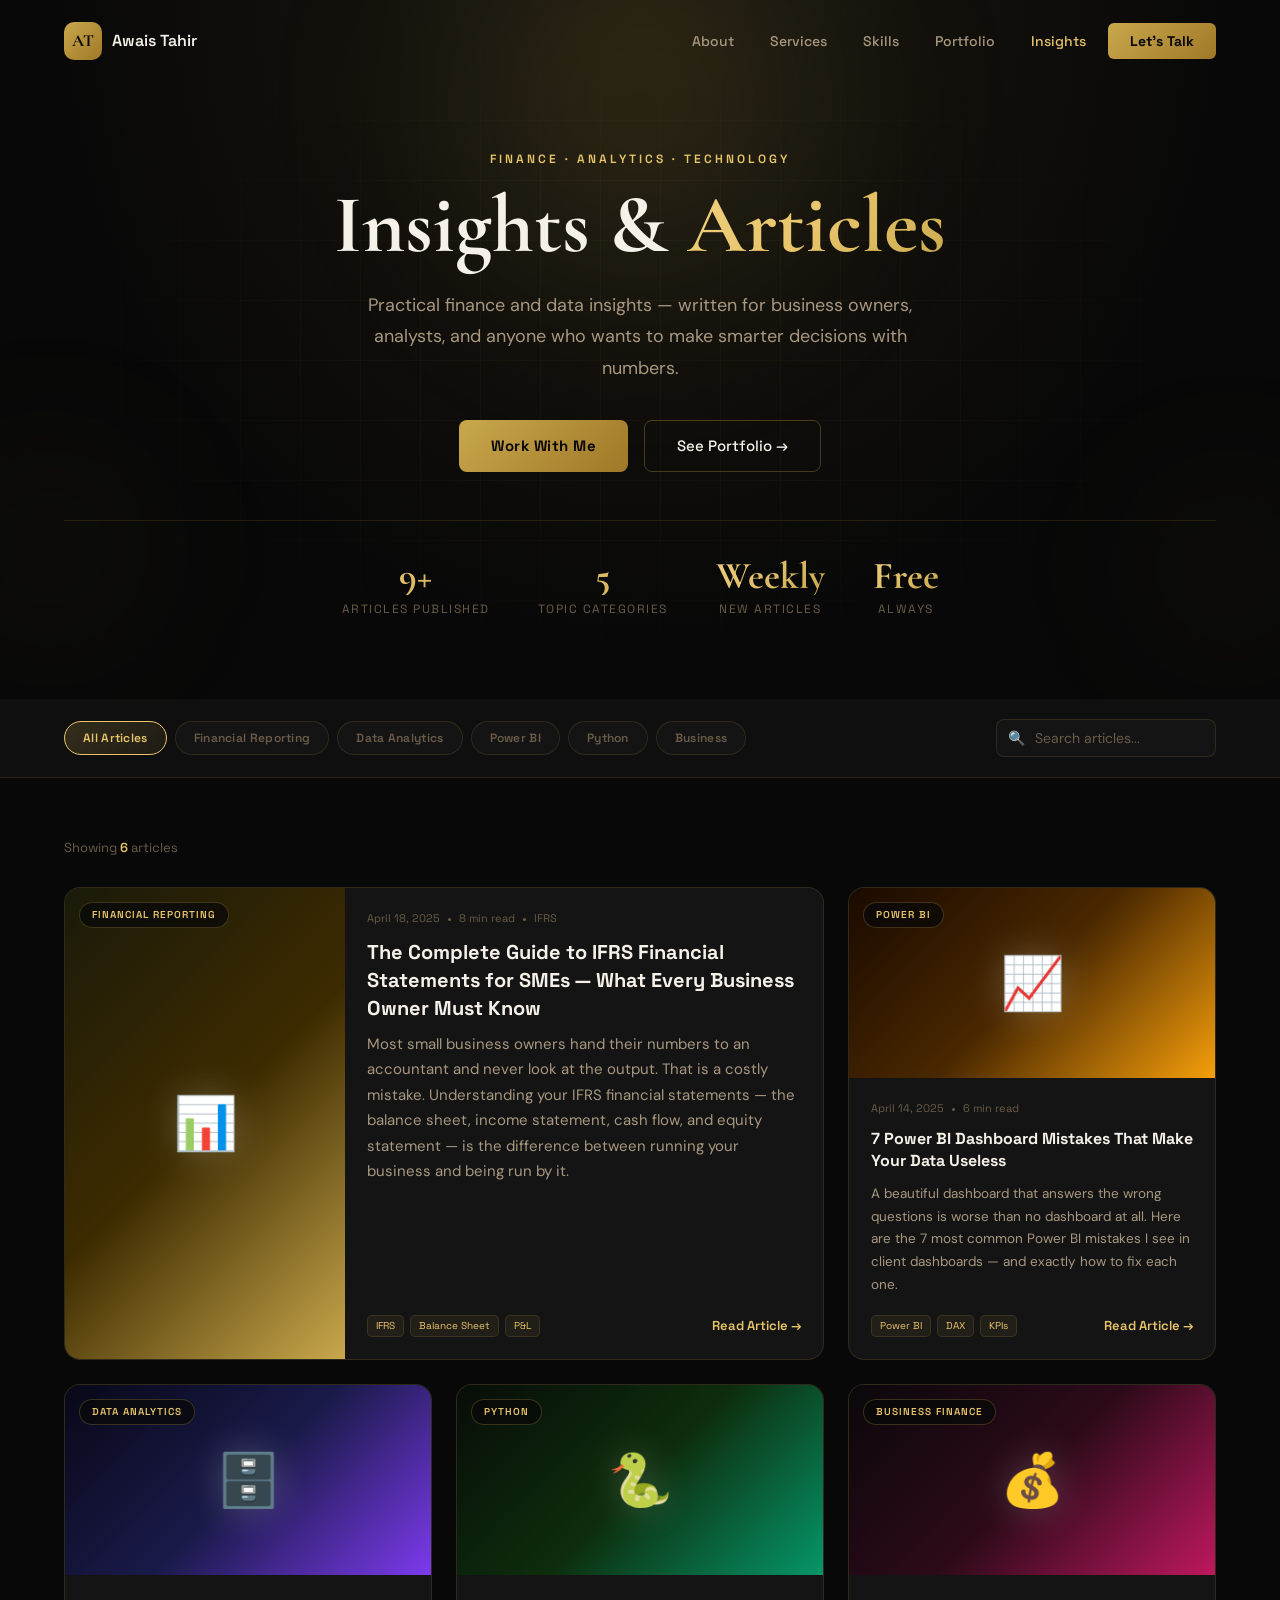
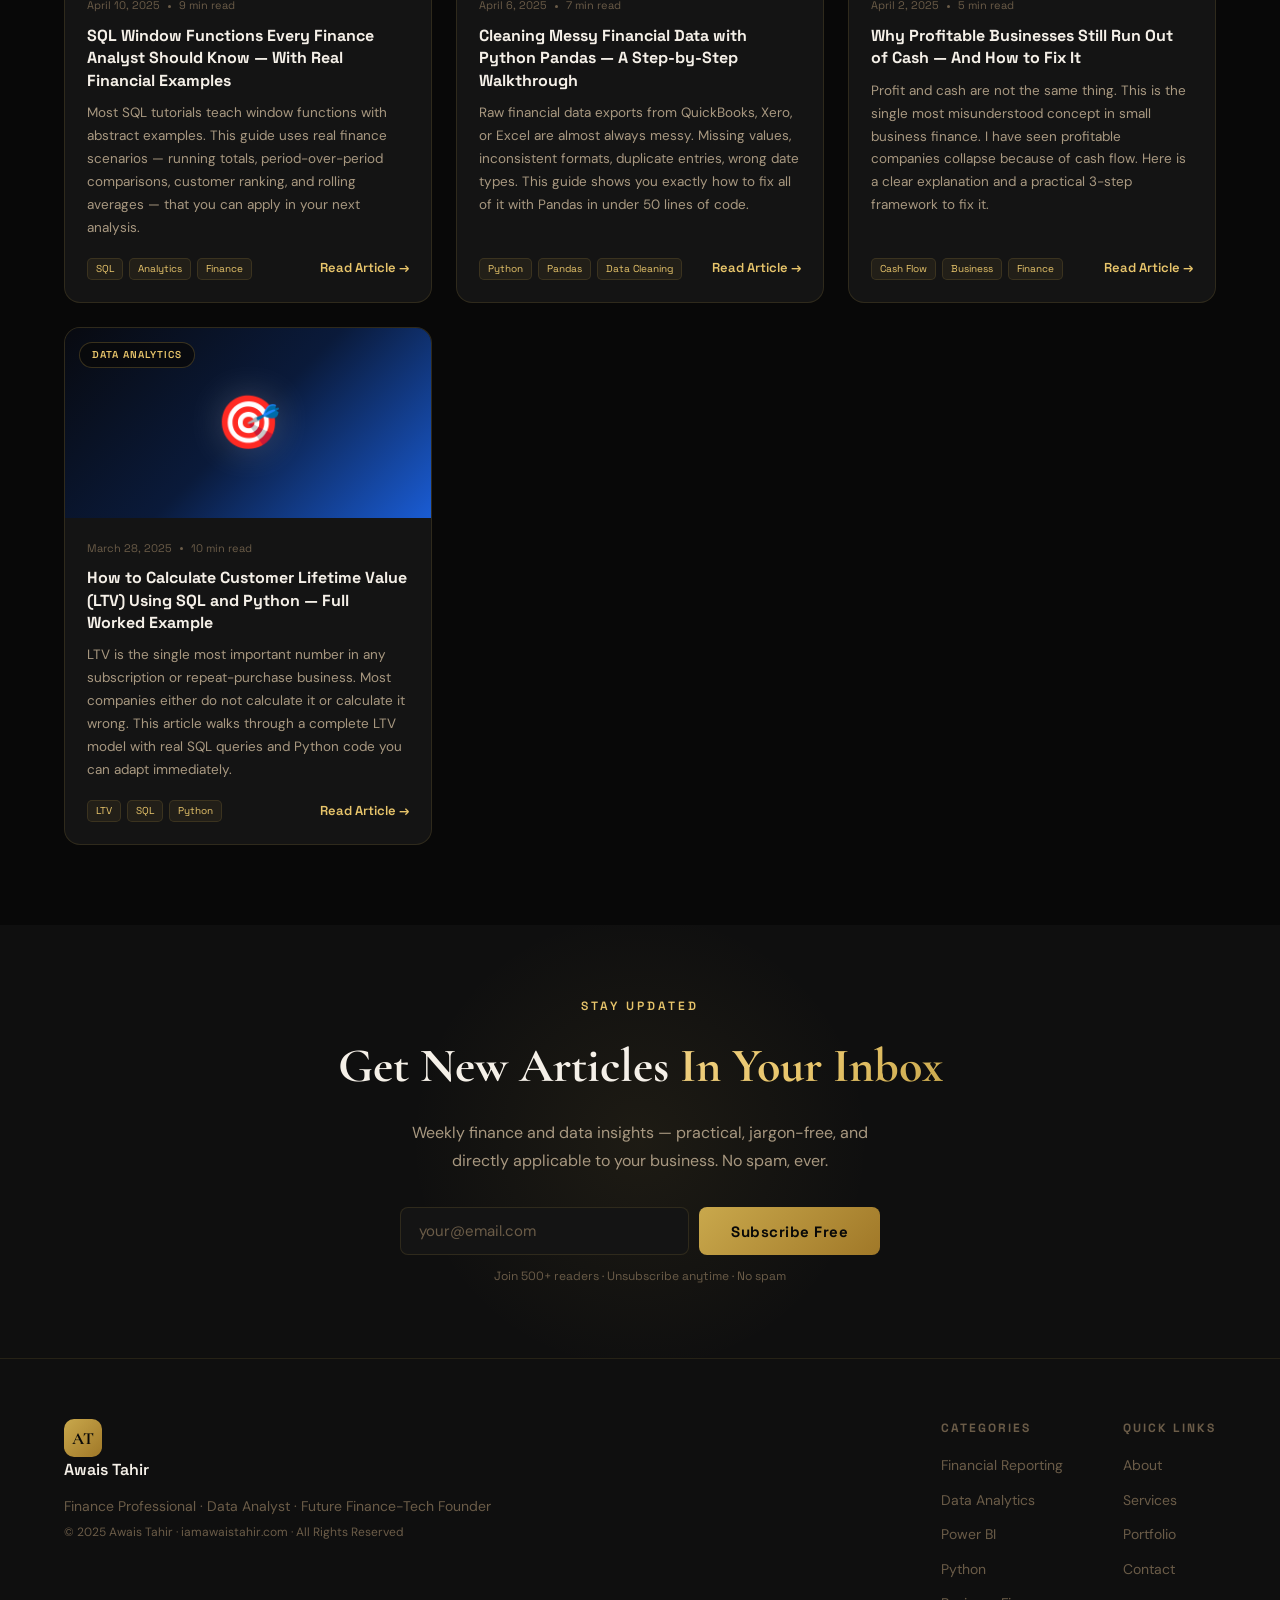
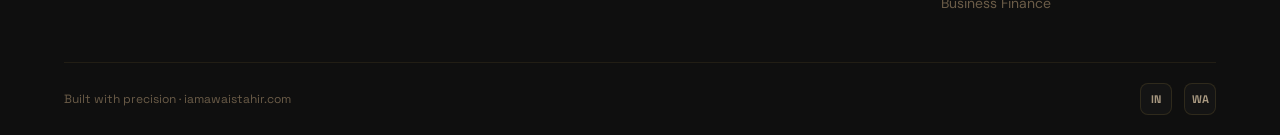
<file: insights.html>
<!DOCTYPE html>
<html lang="en">
<head>
  <meta charset="UTF-8" />
  <meta name="viewport" content="width=device-width, initial-scale=1.0" />
  <title>Insights | Awais Tahir — Finance & Data Analytics Blog</title>
  <meta name="description" content="Finance, data analytics, Power BI, Python, and business intelligence articles by Awais Tahir." />
  <meta name="author" content="Awais Tahir" />
  <link rel="preconnect" href="https://fonts.googleapis.com" />
  <link rel="preconnect" href="https://fonts.gstatic.com" crossorigin />
  <link href="https://fonts.googleapis.com/css2?family=Cormorant+Garamond:wght@300;400;500;600;700&family=DM+Sans:wght@300;400;500;600&family=Space+Grotesk:wght@400;500;600;700&display=swap" rel="stylesheet" />
  <link rel="stylesheet" href="style.css" />
  <style>
    .ins-hero{padding:150px 0 80px;position:relative;overflow:hidden;text-align:center;background:radial-gradient(ellipse at 50% 0%,rgba(201,168,76,.1) 0%,transparent 65%)}
    .ins-hero::before{content:'';position:absolute;inset:0;background-image:linear-gradient(rgba(201,168,76,.04) 1px,transparent 1px),linear-gradient(90deg,rgba(201,168,76,.04) 1px,transparent 1px);background-size:60px 60px;mask-image:radial-gradient(ellipse at center,black 30%,transparent 75%)}
    .ins-orb{position:absolute;border-radius:50%;filter:blur(80px);pointer-events:none}
    .ins-orb-1{width:600px;height:600px;top:-200px;left:50%;transform:translateX(-50%);background:radial-gradient(circle,rgba(201,168,76,.14) 0%,transparent 65%)}
    .ins-orb-2{width:300px;height:300px;bottom:0;left:-100px;background:radial-gradient(circle,rgba(201,168,76,.07) 0%,transparent 65%)}
    .ins-orb-3{width:260px;height:260px;bottom:0;right:-80px;background:radial-gradient(circle,rgba(201,168,76,.07) 0%,transparent 65%)}
    .ins-hero .container{position:relative;z-index:2}
    .ins-hero-title{font-family:var(--font-display);font-size:clamp(48px,7vw,82px);font-weight:700;line-height:1.08;margin-bottom:20px;color:var(--text-1)}
    .ins-hero-sub{font-size:18px;color:var(--text-2);max-width:560px;margin:0 auto 36px;line-height:1.75}
    .ins-stats{display:flex;justify-content:center;gap:48px;flex-wrap:wrap;margin-top:48px;padding-top:36px;border-top:1px solid var(--border)}
    .ins-stat{text-align:center}
    .ins-stat-num{font-family:var(--font-display);font-size:38px;font-weight:700;background:linear-gradient(135deg,#f0d080,#c9a84c);-webkit-background-clip:text;-webkit-text-fill-color:transparent;background-clip:text;line-height:1}
    .ins-stat-label{font-family:var(--font-ui);font-size:12px;color:var(--text-3);text-transform:uppercase;letter-spacing:1.5px;margin-top:5px}
    .ins-controls{padding:20px 0;background:var(--navy-2);border-bottom:1px solid var(--border);position:sticky;top:72px;z-index:90}
    .ins-controls-inner{display:flex;align-items:center;justify-content:space-between;gap:20px;flex-wrap:wrap}
    .ins-filter-tabs{display:flex;gap:8px;flex-wrap:wrap}
    .ins-filter-btn{padding:8px 18px;border-radius:100px;font-family:var(--font-ui);font-size:12px;font-weight:600;border:1px solid var(--border);background:var(--navy-3);color:var(--text-3);cursor:pointer;transition:all .2s;letter-spacing:.3px}
    .ins-filter-btn:hover{color:var(--text-2);border-color:rgba(201,168,76,.3)}
    .ins-filter-btn.active{background:linear-gradient(135deg,rgba(201,168,76,.2),rgba(201,168,76,.08));border-color:var(--blue-light);color:var(--blue-light)}
    .ins-search-wrap{position:relative}
    .ins-search{background:var(--navy-3);border:1px solid var(--border);border-radius:8px;padding:9px 16px 9px 38px;color:var(--text-1);font-family:var(--font-body);font-size:14px;outline:none;width:220px;transition:border-color .2s}
    .ins-search:focus{border-color:var(--blue-light)}
    .ins-search::placeholder{color:var(--text-3)}
    .ins-search-icon{position:absolute;left:12px;top:50%;transform:translateY(-50%);font-size:14px;color:var(--text-3);pointer-events:none}
    .ins-grid-section{padding:60px 0 80px}
    .ins-results-label{font-family:var(--font-ui);font-size:13px;color:var(--text-3);margin-bottom:28px}
    .ins-results-label span{color:var(--blue-light);font-weight:600}
    .ins-grid{display:grid;grid-template-columns:repeat(3,1fr);gap:24px}
    .ins-card{background:var(--navy-3);border:1px solid var(--border);border-radius:var(--radius);overflow:hidden;transition:all .35s ease;display:flex;flex-direction:column}
    .ins-card:hover{transform:translateY(-6px);border-color:rgba(201,168,76,.3);box-shadow:0 20px 60px rgba(201,168,76,.08)}
    .ins-card-img{height:190px;display:flex;align-items:center;justify-content:center;position:relative;overflow:hidden;flex-shrink:0}
    .ins-cat-badge{position:absolute;top:14px;left:14px;background:rgba(8,8,8,.75);border:1px solid rgba(201,168,76,.25);border-radius:100px;font-family:var(--font-ui);font-size:10px;font-weight:600;padding:4px 12px;text-transform:uppercase;letter-spacing:1px;color:var(--blue-light)}
    .ins-card-emoji{font-size:52px;filter:drop-shadow(0 0 18px rgba(255,255,255,.2))}
    .ins-card-body{padding:22px;flex:1;display:flex;flex-direction:column}
    .ins-meta{display:flex;gap:8px;align-items:center;font-family:var(--font-ui);font-size:11px;color:var(--text-3);margin-bottom:10px}
    .ins-meta-dot{width:3px;height:3px;border-radius:50%;background:var(--text-3)}
    .ins-card-title{font-family:var(--font-ui);font-weight:700;font-size:16px;line-height:1.4;color:var(--text-1);margin-bottom:10px}
    .ins-card-excerpt{font-size:13.5px;color:var(--text-2);line-height:1.7;margin-bottom:18px;flex:1}
    .ins-card-footer{display:flex;align-items:center;justify-content:space-between;margin-top:auto}
    .ins-card-tags{display:flex;gap:6px;flex-wrap:wrap}
    .ins-tag{font-size:10px;padding:2px 8px;border-radius:5px;background:rgba(201,168,76,.08);color:var(--blue-light);font-family:var(--font-ui);border:1px solid var(--border)}
    .ins-read-link{font-family:var(--font-ui);font-size:13px;font-weight:600;color:var(--blue-light);text-decoration:none;white-space:nowrap;transition:gap .2s;display:inline-flex;align-items:center;gap:4px}
    .ins-read-link:hover{gap:8px}
    .ins-card.featured{grid-column:span 2;flex-direction:row}
    .ins-card.featured .ins-card-img{height:auto;min-height:260px;width:280px;flex-shrink:0}
    .ins-card.featured .ins-card-title{font-size:20px}
    .ins-card.featured .ins-card-excerpt{font-size:15px}
    .ins-no-results{text-align:center;padding:60px 20px;color:var(--text-3);font-family:var(--font-ui);font-size:16px;grid-column:1/-1;display:none}
    .ins-no-results.show{display:block}
    .ins-load-more{text-align:center;margin-top:52px}
    .ins-newsletter{padding:72px 0;background:var(--navy-2);text-align:center;position:relative;overflow:hidden}
    .ins-newsletter-orb{position:absolute;width:500px;height:500px;left:50%;top:50%;transform:translate(-50%,-50%);background:radial-gradient(circle,rgba(201,168,76,.08) 0%,transparent 65%);pointer-events:none}
    .ins-newsletter .container{position:relative;z-index:2}
    .ins-newsletter-title{font-family:var(--font-display);font-size:clamp(30px,4vw,48px);font-weight:700;color:var(--text-1);margin-bottom:14px}
    .ins-newsletter-desc{font-size:16px;color:var(--text-2);max-width:480px;margin:0 auto 32px;line-height:1.75}
    .ins-newsletter-form{display:flex;gap:10px;justify-content:center;flex-wrap:wrap;max-width:480px;margin:0 auto}
    .ins-newsletter-input{flex:1;min-width:220px;background:var(--navy-3);border:1px solid var(--border);border-radius:8px;padding:13px 18px;color:var(--text-1);font-family:var(--font-body);font-size:15px;outline:none;transition:border-color .2s}
    .ins-newsletter-input:focus{border-color:var(--blue-light)}
    .ins-newsletter-input::placeholder{color:var(--text-3)}
    .ins-newsletter-note{font-size:12px;color:var(--text-3);margin-top:12px;font-family:var(--font-ui)}
    @media(max-width:960px){.ins-grid{grid-template-columns:1fr 1fr}.ins-card.featured{grid-column:span 2;flex-direction:column}.ins-card.featured .ins-card-img{width:100%;height:200px}}
    @media(max-width:640px){.ins-hero{padding:120px 0 60px}.ins-stats{gap:24px}.ins-grid{grid-template-columns:1fr}.ins-card.featured{grid-column:span 1}.ins-controls-inner{flex-direction:column;align-items:flex-start}.ins-search{width:100%}}
  </style>
</head>
<body>

<nav id="navbar">
  <div class="nav-inner">
    <a href="index.html" class="nav-logo">
      <span class="logo-at">AT</span>
      <span class="logo-name">Awais Tahir</span>
    </a>
    <ul class="nav-links">
      <li><a href="about.html">About</a></li>
      <li><a href="services.html">Services</a></li>
      <li><a href="skills.html">Skills</a></li>
      <li><a href="portfolio.html">Portfolio</a></li>
      <li><a href="insights.html" style="color:var(--blue-light)">Insights</a></li>
      <li><a href="index.html#contact" class="nav-cta">Let's Talk</a></li>
    </ul>
    <button class="hamburger" id="hamburger" aria-label="Menu"><span></span><span></span><span></span></button>
  </div>
</nav>
<div class="mobile-menu" id="mobileMenu">
  <ul>
    <li><a href="about.html" onclick="closeMobile()">About</a></li>
    <li><a href="services.html" onclick="closeMobile()">Services</a></li>
    <li><a href="skills.html" onclick="closeMobile()">Skills</a></li>
    <li><a href="portfolio.html" onclick="closeMobile()">Portfolio</a></li>
    <li><a href="insights.html" onclick="closeMobile()">Insights</a></li>
    <li><a href="index.html#contact" onclick="closeMobile()">Contact</a></li>
  </ul>
</div>

<section class="ins-hero">
  <div class="ins-orb ins-orb-1"></div>
  <div class="ins-orb ins-orb-2"></div>
  <div class="ins-orb ins-orb-3"></div>
  <div class="container">
    <div class="section-label reveal-up">Finance · Analytics · Technology</div>
    <h1 class="ins-hero-title reveal-up" style="animation-delay:.1s">Insights &amp; <span class="gradient-text">Articles</span></h1>
    <p class="ins-hero-sub reveal-up" style="animation-delay:.2s">Practical finance and data insights — written for business owners, analysts, and anyone who wants to make smarter decisions with numbers.</p>
    <div class="hero-actions reveal-up" style="animation-delay:.3s;justify-content:center;">
      <a href="index.html#contact" class="btn-primary">Work With Me</a>
      <a href="portfolio.html" class="btn-ghost">See Portfolio →</a>
    </div>
    <div class="ins-stats reveal-up" style="animation-delay:.45s">
      <div class="ins-stat"><div class="ins-stat-num">9+</div><div class="ins-stat-label">Articles Published</div></div>
      <div class="ins-stat"><div class="ins-stat-num">5</div><div class="ins-stat-label">Topic Categories</div></div>
      <div class="ins-stat"><div class="ins-stat-num">Weekly</div><div class="ins-stat-label">New Articles</div></div>
      <div class="ins-stat"><div class="ins-stat-num">Free</div><div class="ins-stat-label">Always</div></div>
    </div>
  </div>
</section>

<div class="ins-controls">
  <div class="container">
    <div class="ins-controls-inner">
      <div class="ins-filter-tabs">
        <button class="ins-filter-btn active" data-filter="all">All Articles</button>
        <button class="ins-filter-btn" data-filter="financial-reporting">Financial Reporting</button>
        <button class="ins-filter-btn" data-filter="data-analytics">Data Analytics</button>
        <button class="ins-filter-btn" data-filter="power-bi">Power BI</button>
        <button class="ins-filter-btn" data-filter="python">Python</button>
        <button class="ins-filter-btn" data-filter="business">Business</button>
      </div>
      <div class="ins-search-wrap">
        <span class="ins-search-icon">🔍</span>
        <input type="text" class="ins-search" id="insSearch" placeholder="Search articles..." />
      </div>
    </div>
  </div>
</div>

<section class="ins-grid-section">
  <div class="container">
    <div class="ins-results-label">Showing <span id="resultCount">6</span> articles</div>

    <div class="ins-grid" id="insGrid">

      <!--
      ╔══════════════════════════════════════════════════╗
      ║  HOW TO ADD A NEW BLOG — step by step:          ║
      ║  1. Copy any <article class="ins-card"> block   ║
      ║  2. Change data-category to match a filter tab  ║
      ║     Options: financial-reporting / data-analytics║
      ║              power-bi / python / business        ║
      ║  3. Change data-title to keywords for search    ║
      ║  4. Update gradient in style="" on ins-card-img ║
      ║  5. Update ins-cat-badge text                   ║
      ║  6. Update ins-card-emoji                       ║
      ║  7. Update ins-date and ins-read-time           ║
      ║  8. Update ins-card-title                       ║
      ║  9. Update ins-card-excerpt                     ║
      ║  10. Update href on ins-read-link               ║
      ║      → point to blog-[your-slug].html           ║
      ║  ADD NEW BLOGS AT THE BOTTOM OF THIS LIST       ║
      ╚══════════════════════════════════════════════════╝
      -->

      <!-- BLOG 01 — Featured (spans 2 columns) -->
      <article class="ins-card featured scroll-reveal"
               data-category="financial-reporting"
               data-title="ifrs financial statements guide sme">
        <div class="ins-card-img" style="background:linear-gradient(135deg,#1a1a0a 0%,#3d2b00 50%,#c9a84c 100%)">
          <div class="ins-cat-badge">Financial Reporting</div>
          <div class="ins-card-emoji">📊</div>
        </div>
        <div class="ins-card-body">
          <div class="ins-meta">
            <span class="ins-date">April 18, 2025</span>
            <div class="ins-meta-dot"></div>
            <span class="ins-read-time">8 min read</span>
            <div class="ins-meta-dot"></div>
            <span>IFRS</span>
          </div>
          <h2 class="ins-card-title">The Complete Guide to IFRS Financial Statements for SMEs — What Every Business Owner Must Know</h2>
          <p class="ins-card-excerpt">Most small business owners hand their numbers to an accountant and never look at the output. That is a costly mistake. Understanding your IFRS financial statements — the balance sheet, income statement, cash flow, and equity statement — is the difference between running your business and being run by it.</p>
          <div class="ins-card-footer">
            <div class="ins-card-tags">
              <span class="ins-tag">IFRS</span>
              <span class="ins-tag">Balance Sheet</span>
              <span class="ins-tag">P&L</span>
            </div>
            <a href="Blogs/blog-ifrs-financial-statements.html" class="ins-read-link">Read Article →</a>
          </div>
        </div>
      </article>

      <!-- BLOG 02 -->
      <article class="ins-card scroll-reveal" style="transition-delay:.08s"
               data-category="power-bi"
               data-title="power bi dashboard mistakes kpi design">
        <div class="ins-card-img" style="background:linear-gradient(135deg,#1a0a00 0%,#4a2800 50%,#f59e0b 100%)">
          <div class="ins-cat-badge">Power BI</div>
          <div class="ins-card-emoji">📈</div>
        </div>
        <div class="ins-card-body">
          <div class="ins-meta">
            <span class="ins-date">April 14, 2025</span>
            <div class="ins-meta-dot"></div>
            <span class="ins-read-time">6 min read</span>
          </div>
          <h2 class="ins-card-title">7 Power BI Dashboard Mistakes That Make Your Data Useless</h2>
          <p class="ins-card-excerpt">A beautiful dashboard that answers the wrong questions is worse than no dashboard at all. Here are the 7 most common Power BI mistakes I see in client dashboards — and exactly how to fix each one.</p>
          <div class="ins-card-footer">
            <div class="ins-card-tags"><span class="ins-tag">Power BI</span><span class="ins-tag">DAX</span><span class="ins-tag">KPIs</span></div>
            <a href="Blogs/blog-power-bi-mistakes.html" class="ins-read-link">Read Article →</a>
          </div>
        </div>
      </article>

      <!-- BLOG 03 -->
      <article class="ins-card scroll-reveal" style="transition-delay:.16s"
               data-category="data-analytics"
               data-title="sql window functions finance analyst examples">
        <div class="ins-card-img" style="background:linear-gradient(135deg,#080818 0%,#1a1a4a 50%,#7c3aed 100%)">
          <div class="ins-cat-badge">Data Analytics</div>
          <div class="ins-card-emoji">🗄️</div>
        </div>
        <div class="ins-card-body">
          <div class="ins-meta">
            <span class="ins-date">April 10, 2025</span>
            <div class="ins-meta-dot"></div>
            <span class="ins-read-time">9 min read</span>
          </div>
          <h2 class="ins-card-title">SQL Window Functions Every Finance Analyst Should Know — With Real Financial Examples</h2>
          <p class="ins-card-excerpt">Most SQL tutorials teach window functions with abstract examples. This guide uses real finance scenarios — running totals, period-over-period comparisons, customer ranking, and rolling averages — that you can apply in your next analysis.</p>
          <div class="ins-card-footer">
            <div class="ins-card-tags"><span class="ins-tag">SQL</span><span class="ins-tag">Analytics</span><span class="ins-tag">Finance</span></div>
            <a href="Blogs/blog-sql-window-functions.html" class="ins-read-link">Read Article →</a>
          </div>
        </div>
      </article>

      <!-- BLOG 04 -->
      <article class="ins-card scroll-reveal" style="transition-delay:.24s"
               data-category="python"
               data-title="python pandas financial data cleaning quickbooks xero">
        <div class="ins-card-img" style="background:linear-gradient(135deg,#080d08 0%,#0d2d0d 50%,#059669 100%)">
          <div class="ins-cat-badge">Python</div>
          <div class="ins-card-emoji">🐍</div>
        </div>
        <div class="ins-card-body">
          <div class="ins-meta">
            <span class="ins-date">April 6, 2025</span>
            <div class="ins-meta-dot"></div>
            <span class="ins-read-time">7 min read</span>
          </div>
          <h2 class="ins-card-title">Cleaning Messy Financial Data with Python Pandas — A Step-by-Step Walkthrough</h2>
          <p class="ins-card-excerpt">Raw financial data exports from QuickBooks, Xero, or Excel are almost always messy. Missing values, inconsistent formats, duplicate entries, wrong date types. This guide shows you exactly how to fix all of it with Pandas in under 50 lines of code.</p>
          <div class="ins-card-footer">
            <div class="ins-card-tags"><span class="ins-tag">Python</span><span class="ins-tag">Pandas</span><span class="ins-tag">Data Cleaning</span></div>
            <a href="Blogs/blog-pandas-financial-data.html" class="ins-read-link">Read Article →</a>
          </div>
        </div>
      </article>

      <!-- BLOG 05 -->
      <article class="ins-card scroll-reveal" style="transition-delay:.32s"
               data-category="business"
               data-title="cash flow management profitable business runs out of cash">
        <div class="ins-card-img" style="background:linear-gradient(135deg,#0a080a 0%,#2d0a1a 50%,#be185d 100%)">
          <div class="ins-cat-badge">Business Finance</div>
          <div class="ins-card-emoji">💰</div>
        </div>
        <div class="ins-card-body">
          <div class="ins-meta">
            <span class="ins-date">April 2, 2025</span>
            <div class="ins-meta-dot"></div>
            <span class="ins-read-time">5 min read</span>
          </div>
          <h2 class="ins-card-title">Why Profitable Businesses Still Run Out of Cash — And How to Fix It</h2>
          <p class="ins-card-excerpt">Profit and cash are not the same thing. This is the single most misunderstood concept in small business finance. I have seen profitable companies collapse because of cash flow. Here is a clear explanation and a practical 3-step framework to fix it.</p>
          <div class="ins-card-footer">
            <div class="ins-card-tags"><span class="ins-tag">Cash Flow</span><span class="ins-tag">Business</span><span class="ins-tag">Finance</span></div>
            <a href="Blogs/blog-cash-flow-management.html" class="ins-read-link">Read Article →</a>
          </div>
        </div>
      </article>

      <!-- BLOG 06 -->
      <article class="ins-card scroll-reveal" style="transition-delay:.4s"
               data-category="data-analytics"
               data-title="customer lifetime value ltv sql python calculation">
        <div class="ins-card-img" style="background:linear-gradient(135deg,#080a10 0%,#0a1a3a 50%,#1a5cd4 100%)">
          <div class="ins-cat-badge">Data Analytics</div>
          <div class="ins-card-emoji">🎯</div>
        </div>
        <div class="ins-card-body">
          <div class="ins-meta">
            <span class="ins-date">March 28, 2025</span>
            <div class="ins-meta-dot"></div>
            <span class="ins-read-time">10 min read</span>
          </div>
          <h2 class="ins-card-title">How to Calculate Customer Lifetime Value (LTV) Using SQL and Python — Full Worked Example</h2>
          <p class="ins-card-excerpt">LTV is the single most important number in any subscription or repeat-purchase business. Most companies either do not calculate it or calculate it wrong. This article walks through a complete LTV model with real SQL queries and Python code you can adapt immediately.</p>
          <div class="ins-card-footer">
            <div class="ins-card-tags"><span class="ins-tag">LTV</span><span class="ins-tag">SQL</span><span class="ins-tag">Python</span></div>
            <a href="Blogs/blog-customer-lifetime-value.html" class="ins-read-link">Read Article →</a>
          </div>
        </div>
      </article>

      <!-- ADD NEW BLOGS HERE — copy any article block above and paste below this comment -->

      <div class="ins-no-results" id="noResults">No articles found. Try a different keyword or category.</div>
    </div>

    <div class="ins-load-more" id="loadMoreWrap" style="display:none">
      <button class="btn-ghost" id="loadMoreBtn" onclick="loadMore()">Load More Articles</button>
    </div>
  </div>
</section>

<section class="ins-newsletter">
  <div class="ins-newsletter-orb"></div>
  <div class="container">
    <div class="section-label scroll-reveal">Stay Updated</div>
    <h2 class="ins-newsletter-title scroll-reveal" style="transition-delay:.1s">Get New Articles <span class="gradient-text">In Your Inbox</span></h2>
    <p class="ins-newsletter-desc scroll-reveal" style="transition-delay:.2s">Weekly finance and data insights — practical, jargon-free, and directly applicable to your business. No spam, ever.</p>
    <div class="ins-newsletter-form scroll-reveal" style="transition-delay:.3s">
      <input type="email" class="ins-newsletter-input" placeholder="your@email.com" id="newsletterEmail" />
      <button class="btn-primary" onclick="subscribeNewsletter()">Subscribe Free</button>
    </div>
    <p class="ins-newsletter-note">Join 500+ readers · Unsubscribe anytime · No spam</p>
  </div>
</section>

<footer class="footer">
  <div class="container">
    <div class="footer-inner">
      <div class="footer-brand">
        <div class="footer-logo"><span class="logo-at">AT</span><span class="logo-name">Awais Tahir</span></div>
        <p class="footer-tagline">Finance Professional · Data Analyst · Future Finance-Tech Founder</p>
        <p class="footer-copy">© 2025 Awais Tahir · iamawaistahir.com · All Rights Reserved</p>
      </div>
      <div class="footer-links">
        <div class="fl-col">
          <div class="fl-title">Categories</div>
          <a href="#" onclick="filterByCategory('financial-reporting');return false;">Financial Reporting</a>
          <a href="#" onclick="filterByCategory('data-analytics');return false;">Data Analytics</a>
          <a href="#" onclick="filterByCategory('power-bi');return false;">Power BI</a>
          <a href="#" onclick="filterByCategory('python');return false;">Python</a>
          <a href="#" onclick="filterByCategory('business');return false;">Business Finance</a>
        </div>
        <div class="fl-col">
          <div class="fl-title">Quick Links</div>
          <a href="about.html">About</a>
          <a href="services.html">Services</a>
          <a href="portfolio.html">Portfolio</a>
          <a href="index.html#contact">Contact</a>
        </div>
      </div>
    </div>
    <div class="footer-bottom">
      <span>Built with precision · iamawaistahir.com</span>
      <div class="footer-socials">
        <a href="https://www.linkedin.com/in/iamawais1628/" target="_blank" aria-label="LinkedIn">in</a>
        <a href="https://wa.me/923000889402" target="_blank" aria-label="WhatsApp">wa</a>
      </div>
    </div>
  </div>
</footer>

<button class="scroll-top" id="scrollTop" onclick="window.scrollTo({top:0,behavior:'smooth'})" aria-label="Scroll to top">↑</button>

<script>
  const navbar = document.getElementById('navbar');
  window.addEventListener('scroll', () => {
    navbar.classList.toggle('scrolled', window.scrollY > 40);
    document.getElementById('scrollTop').classList.toggle('visible', window.scrollY > 400);
  });
  const hamburger = document.getElementById('hamburger');
  const mobileMenu = document.getElementById('mobileMenu');
  hamburger.addEventListener('click', () => {
    mobileMenu.classList.toggle('open');
    const spans = hamburger.querySelectorAll('span');
    if (mobileMenu.classList.contains('open')) {
      spans[0].style.transform='rotate(45deg) translate(5px,5px)';
      spans[1].style.opacity='0';
      spans[2].style.transform='rotate(-45deg) translate(5px,-5px)';
    } else { spans.forEach(s=>{s.style.transform='';s.style.opacity='';}); }
  });
  function closeMobile(){mobileMenu.classList.remove('open');hamburger.querySelectorAll('span').forEach(s=>{s.style.transform='';s.style.opacity='';}); }

  const obs = new IntersectionObserver((entries) => {
    entries.forEach(e => { if (e.isIntersecting) e.target.classList.add('visible'); });
  }, { threshold: 0.08, rootMargin: '0px 0px -40px 0px' });
  document.querySelectorAll('.scroll-reveal').forEach(el => obs.observe(el));
  document.querySelectorAll('.reveal-up').forEach((el,i) => { if (!el.style.animationDelay) el.style.animationDelay=(i*0.1)+'s'; });

  let activeFilter = 'all';
  let searchQuery  = '';
  const cards     = document.querySelectorAll('.ins-card[data-category]');
  const noResults = document.getElementById('noResults');
  const countEl   = document.getElementById('resultCount');

  function applyFilters() {
    let visible = 0;
    cards.forEach(card => {
      const cat    = card.dataset.category || '';
      const title  = card.querySelector('.ins-card-title')?.textContent.toLowerCase() || '';
      const exerpt = card.querySelector('.ins-card-excerpt')?.textContent.toLowerCase() || '';
      const dtitle = (card.dataset.title || '').toLowerCase();
      const matchesCat    = activeFilter === 'all' || cat === activeFilter;
      const matchesSearch = searchQuery === '' || title.includes(searchQuery) || exerpt.includes(searchQuery) || dtitle.includes(searchQuery);
      if (matchesCat && matchesSearch) { card.style.display = ''; visible++; }
      else { card.style.display = 'none'; }
    });
    countEl.textContent = visible;
    noResults.classList.toggle('show', visible === 0);
  }

  document.querySelectorAll('.ins-filter-btn').forEach(btn => {
    btn.addEventListener('click', () => {
      document.querySelectorAll('.ins-filter-btn').forEach(b => b.classList.remove('active'));
      btn.classList.add('active');
      activeFilter = btn.dataset.filter;
      applyFilters();
    });
  });

  document.getElementById('insSearch').addEventListener('input', (e) => {
    searchQuery = e.target.value.toLowerCase().trim();
    applyFilters();
  });

  function filterByCategory(cat) {
    document.querySelectorAll('.ins-filter-btn').forEach(b => b.classList.toggle('active', b.dataset.filter === cat));
    activeFilter = cat; applyFilters();
    window.scrollTo({ top: document.querySelector('.ins-controls').offsetTop - 80, behavior: 'smooth' });
  }

  function subscribeNewsletter() {
    const input = document.getElementById('newsletterEmail');
    const email = input.value.trim();
    if (!email || !email.includes('@')) { input.style.borderColor = '#f97316'; return; }
    input.style.borderColor = '';
    alert("Thank you for subscribing! You'll receive the next article in your inbox.");
    input.value = '';
  }

  function loadMore() {
    document.querySelectorAll('.hidden-blog').forEach(el => el.classList.remove('hidden-blog'));
    document.getElementById('loadMoreWrap').style.display = 'none';
    applyFilters();
  }
</script>
</body>
</html>
</file>
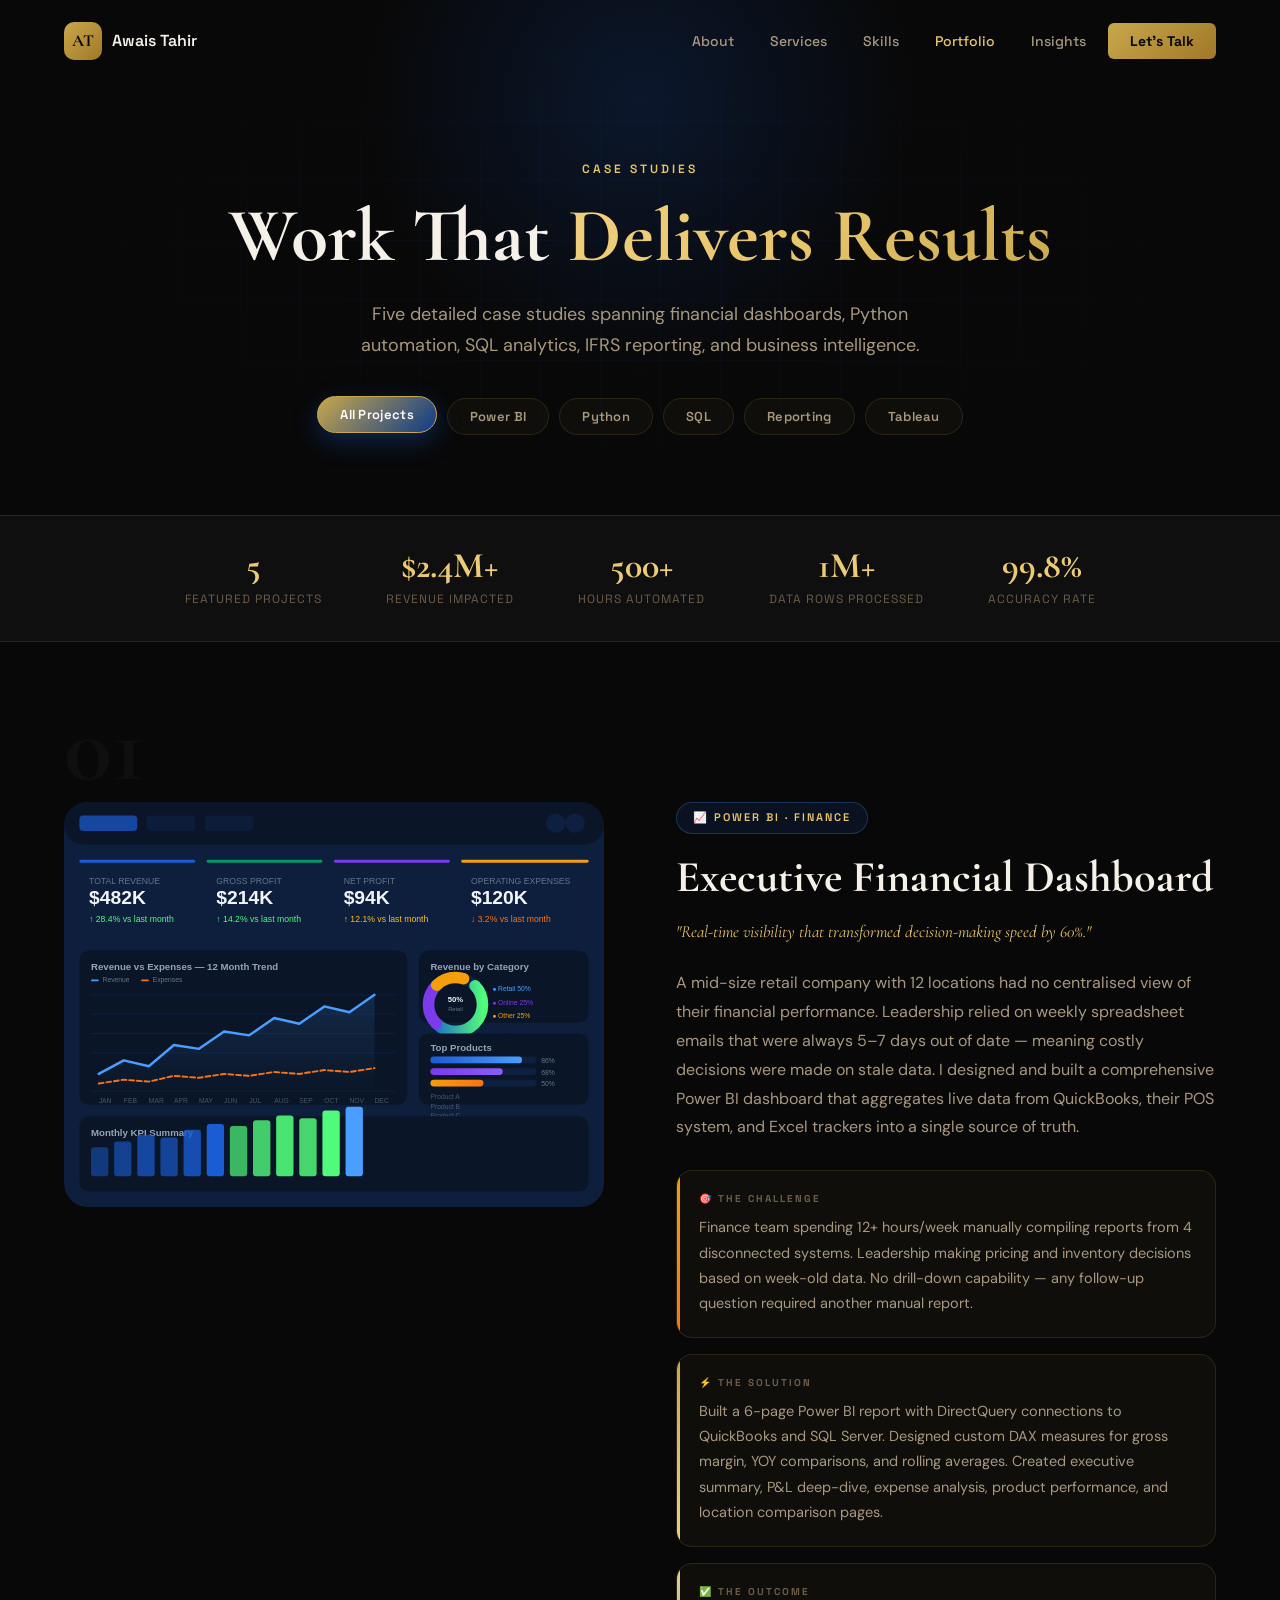
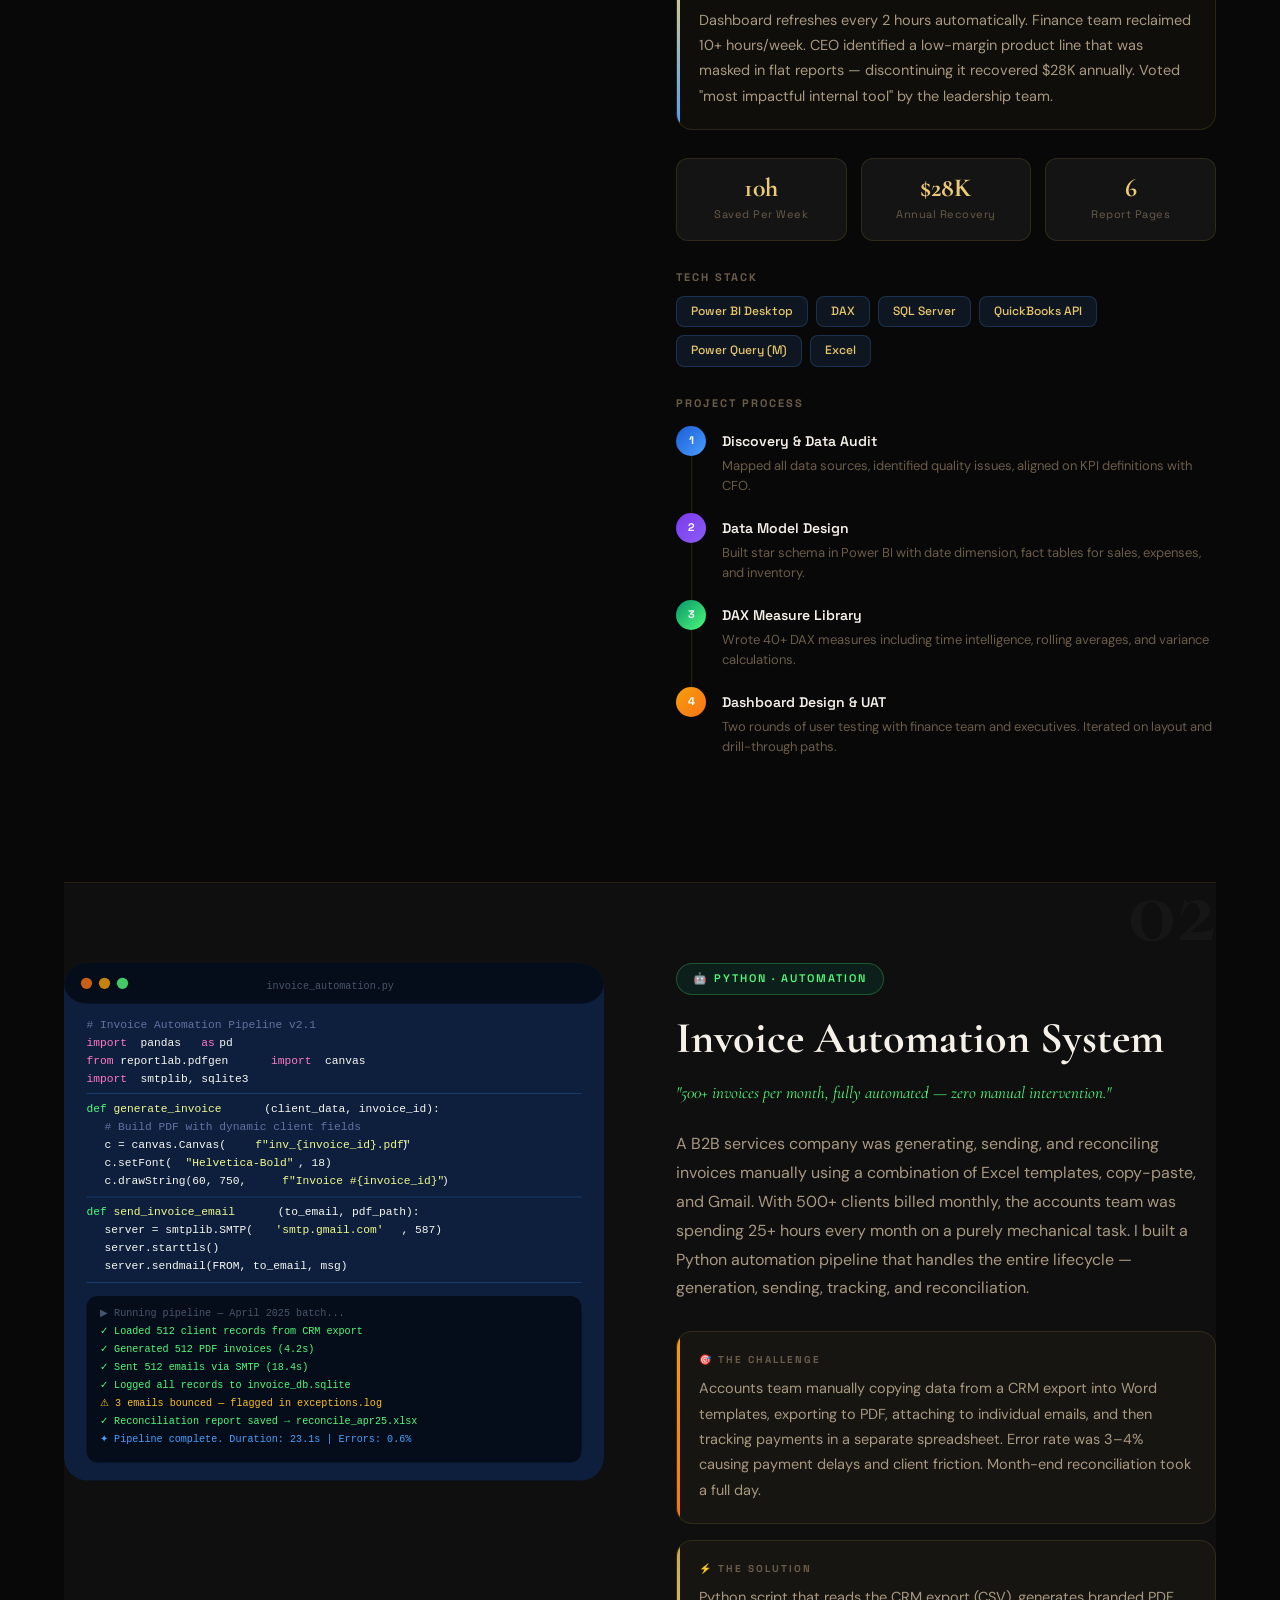
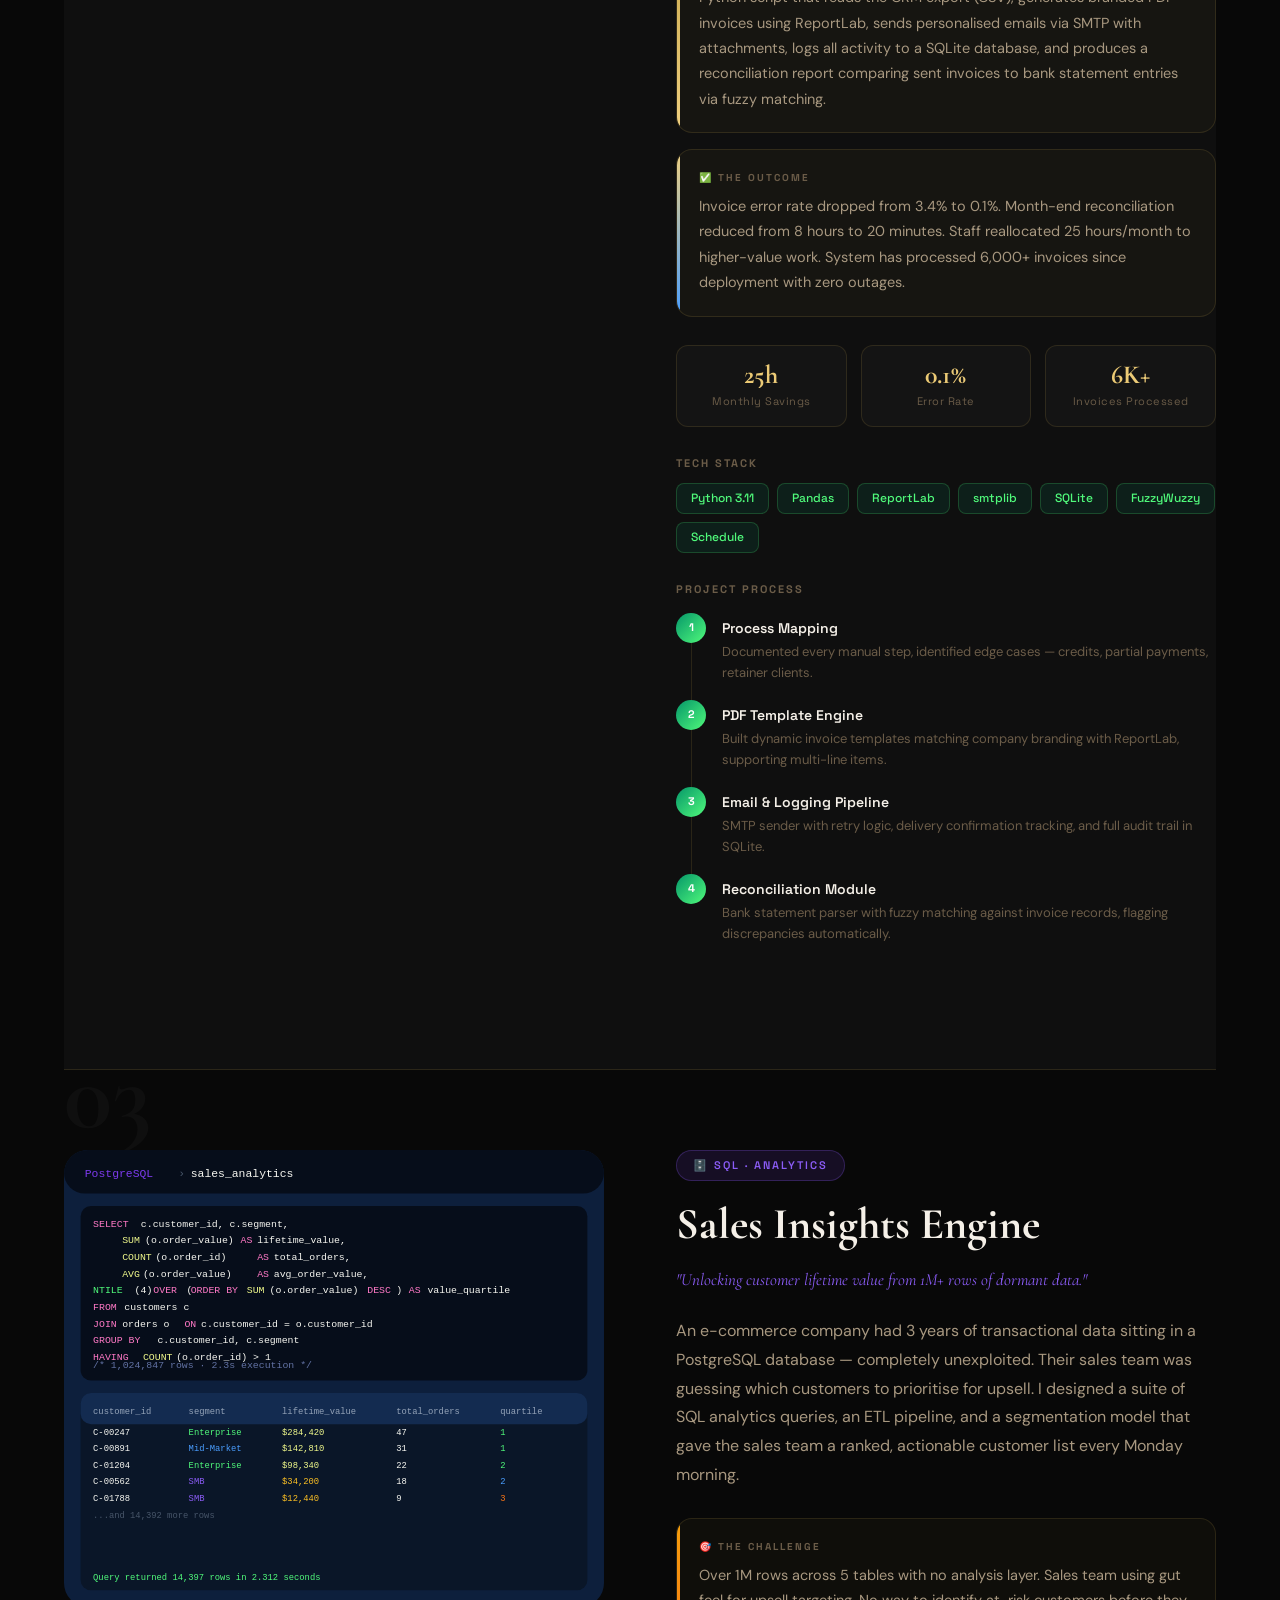
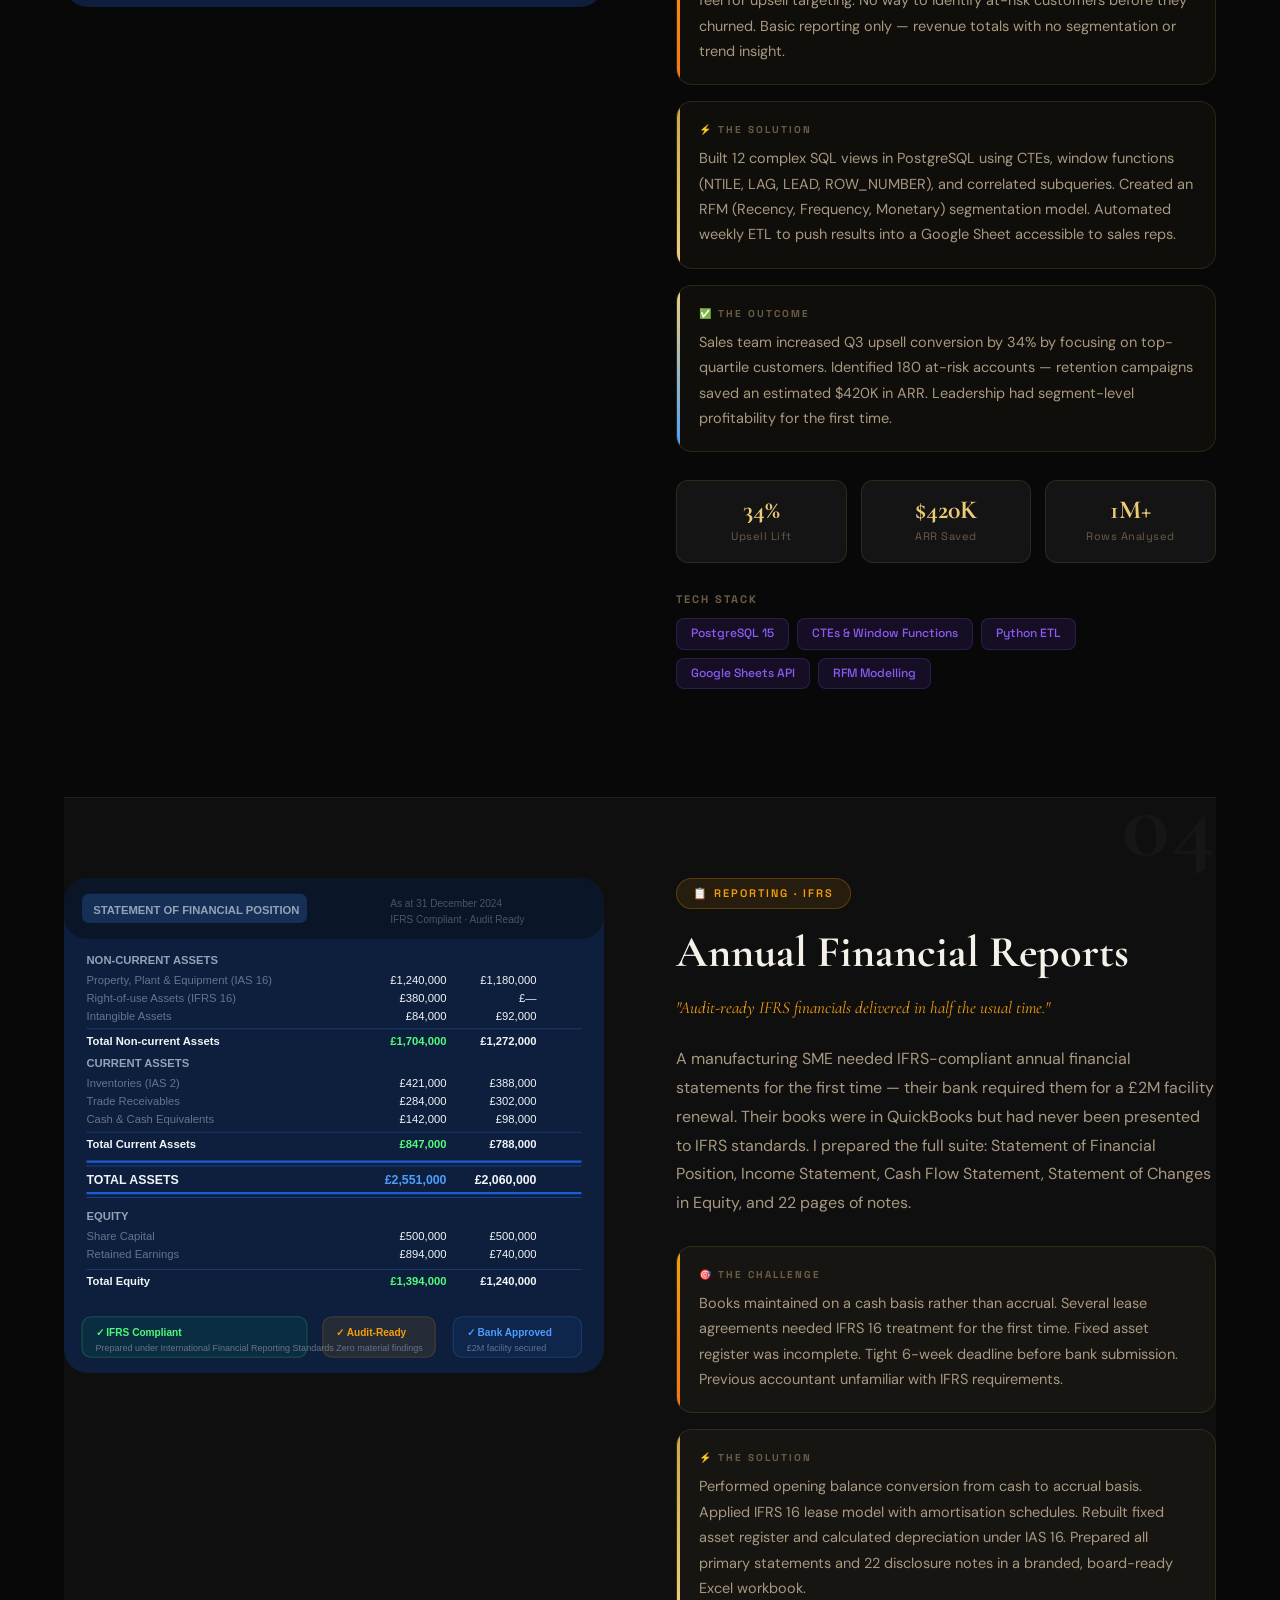
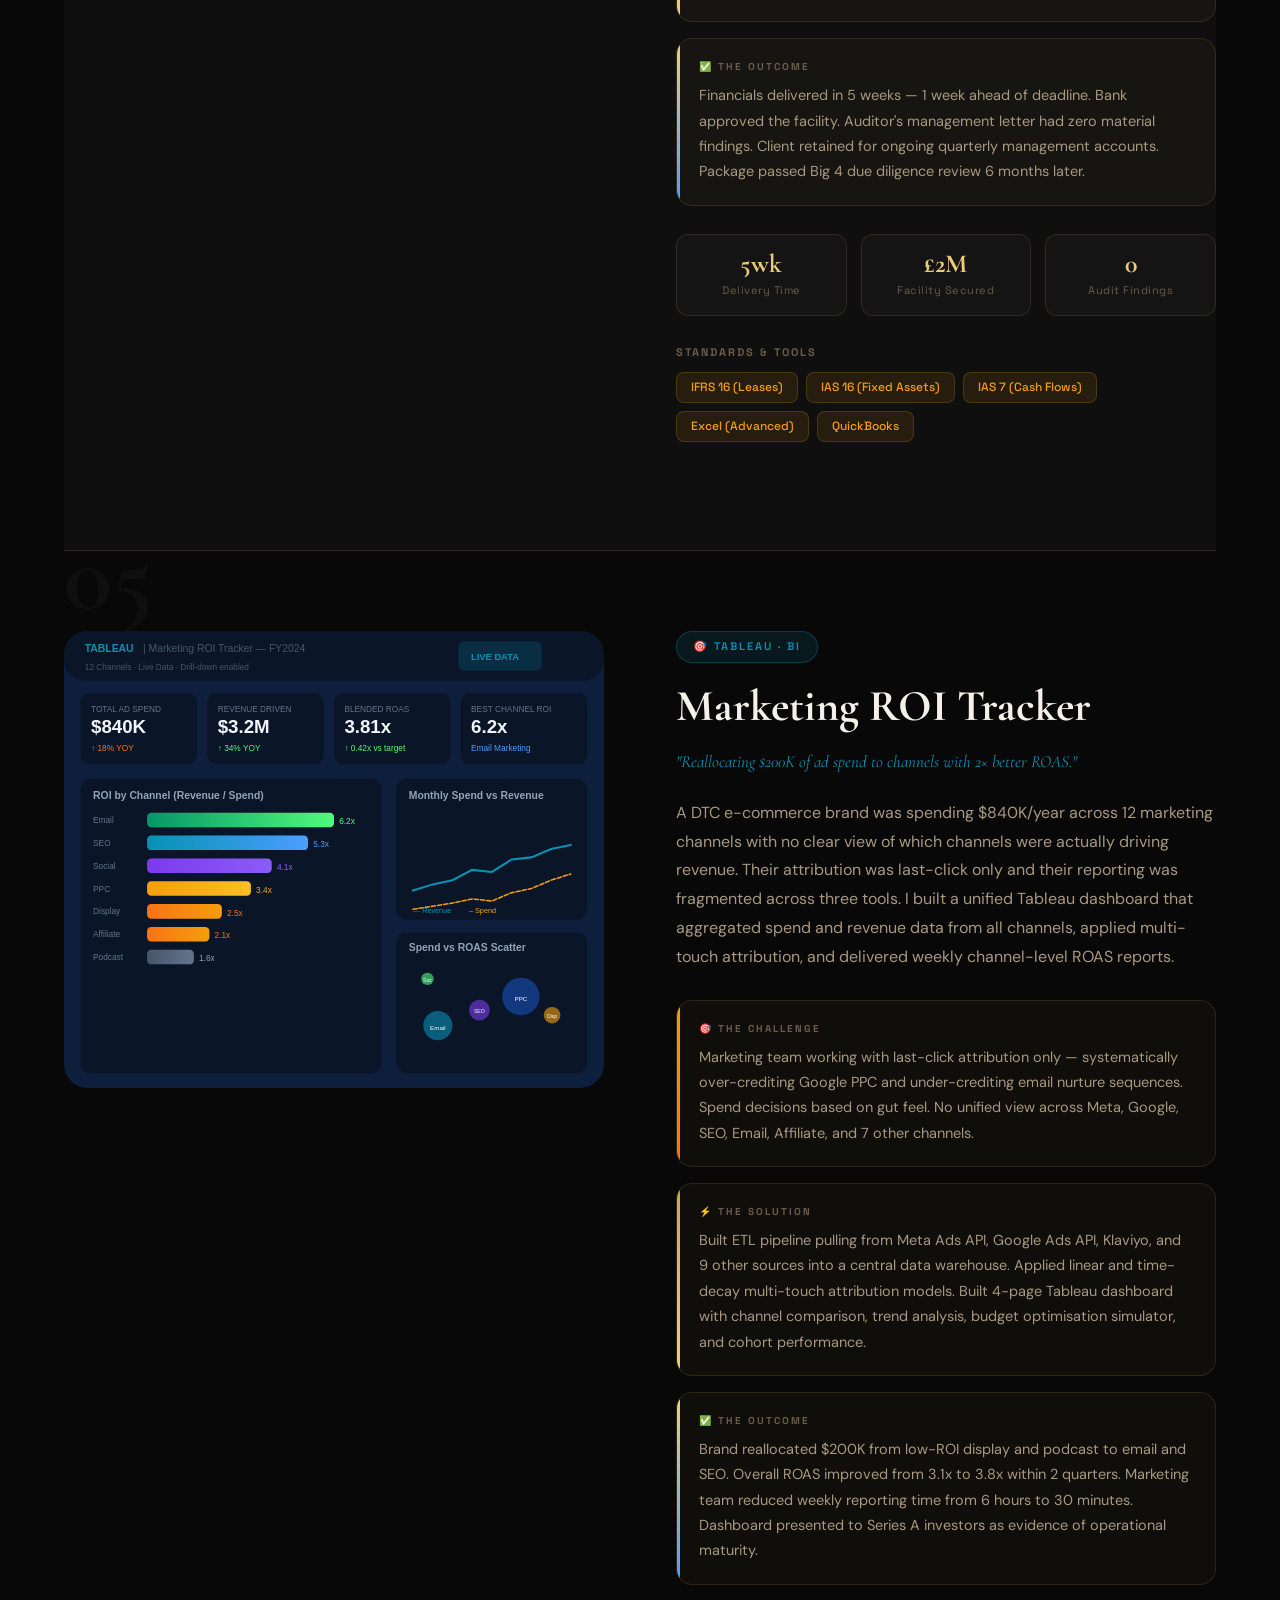
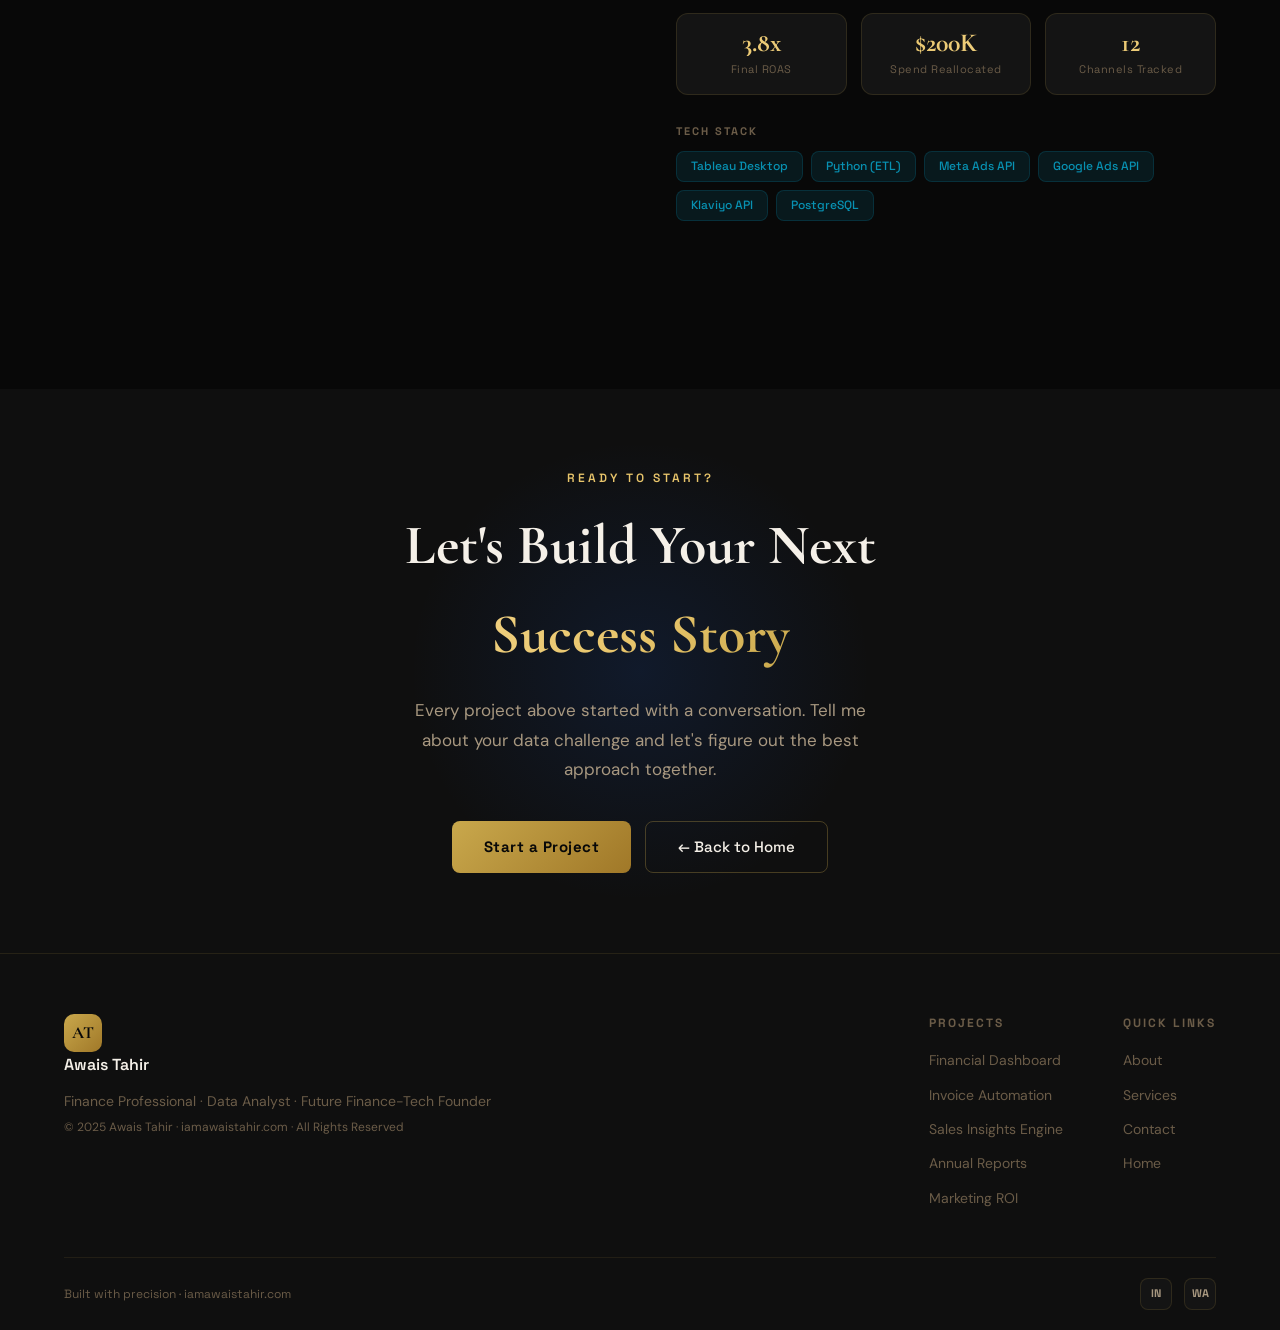
<file: portfolio.html>
<!DOCTYPE html>
<html lang="en">
<head>
  <meta charset="UTF-8" />
  <meta name="viewport" content="width=device-width, initial-scale=1.0" />
  <title>Portfolio | Awais Tahir — Finance Professional & Data Analyst</title>
  <meta name="description" content="Detailed case studies of Awais Tahir's finance, data analytics, Power BI, Python automation and SQL projects." />
  <link rel="canonical" href="https://iamawaistahir.com/portfolio.html" />
  <link rel="preconnect" href="https://fonts.googleapis.com" />
  <link rel="icon" href="/favicon.svg" type="image/svg+xml">
  <link rel="preconnect" href="https://fonts.gstatic.com" crossorigin />
  <link href="https://fonts.googleapis.com/css2?family=Cormorant+Garamond:wght@300;400;500;600;700&family=DM+Sans:wght@300;400;500;600&family=Space+Grotesk:wght@400;500;600;700&display=swap" rel="stylesheet" />
  <link rel="stylesheet" href="style.css" />
  <style>
    /* ═══════════════════════════════════════════
       PORTFOLIO PAGE — EXTENDED STYLES
       ═══════════════════════════════════════════ */

    /* ── Page header ── */
    .port-page-hero {
      padding: 160px 0 80px;
      text-align: center;
      position: relative;
      overflow: hidden;
    }
    .port-page-hero::before {
      content: '';
      position: absolute;
      inset: 0;
      background-image:
        linear-gradient(rgba(26,92,212,.05) 1px, transparent 1px),
        linear-gradient(90deg, rgba(26,92,212,.05) 1px, transparent 1px);
      background-size: 60px 60px;
      mask-image: radial-gradient(ellipse at center, black 30%, transparent 75%);
    }
    .port-page-orb-1 {
      position: absolute;
      width: 600px; height: 600px;
      top: -200px; left: 50%;
      transform: translateX(-50%);
      background: radial-gradient(circle, rgba(26,92,212,.18) 0%, transparent 65%);
      pointer-events: none;
    }
    .port-page-hero .container { position: relative; z-index: 2; }
    .port-page-hero .section-label { margin-bottom: 16px; }
    .port-page-title {
      font-family: var(--font-display);
      font-size: clamp(44px, 6vw, 76px);
      font-weight: 700;
      line-height: 1.1;
      margin-bottom: 20px;
    }
    .port-page-sub {
      font-size: 18px;
      color: var(--text-2);
      max-width: 560px;
      margin: 0 auto 36px;
      line-height: 1.75;
    }
    .port-filter-row {
      display: flex;
      justify-content: center;
      gap: 10px;
      flex-wrap: wrap;
    }
    .filter-btn {
      padding: 9px 22px;
      border-radius: 100px;
      font-family: var(--font-ui);
      font-size: 13px;
      font-weight: 600;
      border: 1px solid var(--border);
      background: var(--glass-bg);
      color: var(--text-2);
      cursor: pointer;
      transition: all .25s;
      letter-spacing: .3px;
    }
    .filter-btn:hover,
    .filter-btn.active {
      background: linear-gradient(135deg, var(--blue), #0d3a8a);
      border-color: var(--blue);
      color: white;
      transform: translateY(-2px);
      box-shadow: 0 8px 24px rgba(26,92,212,.35);
    }

    /* ── Stats bar ── */
    .port-stats-bar {
      background: var(--navy-2);
      border-top: 1px solid var(--border);
      border-bottom: 1px solid var(--border);
      padding: 32px 0;
    }
    .port-stats-inner {
      display: flex;
      justify-content: center;
      gap: 64px;
      flex-wrap: wrap;
    }
    .pstat { text-align: center; }
    .pstat-num {
      font-family: var(--font-display);
      font-size: 36px;
      font-weight: 700;
      background: linear-gradient(135deg, var(--blue-light), var(--emerald-l));
      -webkit-background-clip: text;
      -webkit-text-fill-color: transparent;
      background-clip: text;
      line-height: 1;
    }
    .pstat-label {
      font-family: var(--font-ui);
      font-size: 12px;
      color: var(--text-3);
      margin-top: 6px;
      letter-spacing: 1px;
      text-transform: uppercase;
    }

    /* ── Project cards grid ── */
    .projects-section { padding: 80px 0 60px; }
    .projects-listing { display: flex; flex-direction: column; gap: 0; }

    /* ── Individual project case study ── */
    .case-study {
      padding: 80px 0;
      border-bottom: 1px solid var(--border);
      position: relative;
    }
    .case-study:last-child { border-bottom: none; }
    .case-study-inner {
      display: grid;
      grid-template-columns: 1fr 1fr;
      gap: 72px;
      align-items: start;
    }
    .case-study-inner.reverse { direction: rtl; }
    .case-study-inner.reverse > * { direction: ltr; }

    /* Visual side */
    .cs-visual {
      position: relative;
      border-radius: var(--radius-lg);
      overflow: hidden;
      min-height: 400px;
      display: flex;
      align-items: center;
      justify-content: center;
    }
    .cs-visual svg { width: 100%; display: block; }

    /* Number label */
    .cs-number {
      position: absolute;
      top: -24px;
      left: 0;
      font-family: var(--font-display);
      font-size: 100px;
      font-weight: 700;
      color: rgba(255,255,255,.03);
      line-height: 1;
      pointer-events: none;
      user-select: none;
    }

    /* Info side */
    .cs-info { position: relative; }
    .cs-cat {
      display: inline-flex;
      align-items: center;
      gap: 8px;
      padding: 6px 16px;
      background: rgba(26,92,212,.12);
      border: 1px solid rgba(74,158,255,.25);
      border-radius: 100px;
      font-family: var(--font-ui);
      font-size: 11px;
      font-weight: 600;
      letter-spacing: 2px;
      text-transform: uppercase;
      color: var(--blue-light);
      margin-bottom: 18px;
    }
    .cs-title {
      font-family: var(--font-display);
      font-size: clamp(28px, 3.5vw, 44px);
      font-weight: 700;
      line-height: 1.15;
      margin-bottom: 16px;
    }
    .cs-tagline {
      font-size: 17px;
      color: var(--blue-light);
      font-style: italic;
      margin-bottom: 24px;
      font-family: var(--font-display);
    }
    .cs-overview {
      font-size: 16px;
      color: var(--text-2);
      line-height: 1.8;
      margin-bottom: 28px;
    }

    /* Challenge / Solution blocks */
    .cs-blocks { display: flex; flex-direction: column; gap: 16px; margin-bottom: 28px; }
    .cs-block {
      background: var(--glass-bg);
      border: 1px solid var(--border);
      border-radius: var(--radius);
      padding: 20px 22px;
      position: relative;
      overflow: hidden;
    }
    .cs-block::before {
      content: '';
      position: absolute;
      left: 0; top: 0; bottom: 0;
      width: 3px;
      border-radius: 3px 0 0 3px;
    }
    .cs-block.challenge::before { background: linear-gradient(to bottom, #f59e0b, #f97316); }
    .cs-block.solution::before  { background: linear-gradient(to bottom, var(--blue), var(--emerald-l)); }
    .cs-block.result::before    { background: linear-gradient(to bottom, var(--emerald-l), #4a9eff); }
    .cs-block-label {
      font-family: var(--font-ui);
      font-size: 10px;
      font-weight: 700;
      text-transform: uppercase;
      letter-spacing: 2px;
      color: var(--text-3);
      margin-bottom: 8px;
    }
    .cs-block-text {
      font-size: 14.5px;
      color: var(--text-2);
      line-height: 1.75;
    }

    /* Metrics row */
    .cs-metrics {
      display: grid;
      grid-template-columns: repeat(3, 1fr);
      gap: 14px;
      margin-bottom: 28px;
    }
    .cs-metric {
      background: var(--navy-3);
      border: 1px solid var(--border);
      border-radius: 12px;
      padding: 16px 14px;
      text-align: center;
      transition: border-color .2s;
    }
    .cs-metric:hover { border-color: rgba(74,158,255,.3); }
    .csm-value {
      font-family: var(--font-display);
      font-size: 26px;
      font-weight: 700;
      background: linear-gradient(135deg, var(--blue-light), var(--emerald-l));
      -webkit-background-clip: text;
      -webkit-text-fill-color: transparent;
      background-clip: text;
      line-height: 1;
    }
    .csm-label {
      font-size: 11px;
      color: var(--text-3);
      margin-top: 5px;
      font-family: var(--font-ui);
      letter-spacing: .5px;
    }

    /* Tech stack */
    .cs-stack-label {
      font-family: var(--font-ui);
      font-size: 11px;
      font-weight: 700;
      text-transform: uppercase;
      letter-spacing: 2px;
      color: var(--text-3);
      margin-bottom: 10px;
    }
    .cs-stack { display: flex; flex-wrap: wrap; gap: 8px; margin-bottom: 28px; }
    .cs-tag {
      font-size: 12px;
      padding: 5px 14px;
      border-radius: 8px;
      background: rgba(74,158,255,.1);
      color: var(--blue-light);
      font-family: var(--font-ui);
      border: 1px solid rgba(74,158,255,.2);
      font-weight: 500;
    }

    /* Process timeline */
    .cs-process { margin-bottom: 28px; }
    .cs-process-label {
      font-family: var(--font-ui);
      font-size: 11px;
      font-weight: 700;
      text-transform: uppercase;
      letter-spacing: 2px;
      color: var(--text-3);
      margin-bottom: 14px;
    }
    .cs-steps { display: flex; flex-direction: column; gap: 0; }
    .cs-step {
      display: flex;
      gap: 16px;
      align-items: flex-start;
      padding-bottom: 16px;
      position: relative;
    }
    .cs-step:not(:last-child)::after {
      content: '';
      position: absolute;
      left: 15px;
      top: 30px;
      bottom: 0;
      width: 1px;
      background: var(--border);
    }
    .cs-step-dot {
      width: 30px;
      height: 30px;
      border-radius: 50%;
      display: grid;
      place-items: center;
      font-family: var(--font-ui);
      font-size: 11px;
      font-weight: 700;
      flex-shrink: 0;
      position: relative;
      z-index: 1;
    }
    .cs-step-text { padding-top: 4px; }
    .cs-step-title { font-family: var(--font-ui); font-weight: 600; font-size: 14px; margin-bottom: 3px; }
    .cs-step-desc { font-size: 13px; color: var(--text-3); line-height: 1.6; }

    /* ── Divider between projects ── */
    .project-divider {
      display: flex;
      align-items: center;
      gap: 20px;
      padding: 0 0 0;
    }
    .pd-line { flex: 1; height: 1px; background: var(--border); }
    .pd-num {
      font-family: var(--font-display);
      font-size: 13px;
      color: var(--text-3);
      letter-spacing: 3px;
    }

    /* ── CTA section ── */
    .port-cta-section {
      padding: 80px 0;
      text-align: center;
      background: var(--navy-2);
      position: relative;
      overflow: hidden;
    }
    .port-cta-orb {
      position: absolute;
      width: 500px; height: 500px;
      left: 50%; top: 50%;
      transform: translate(-50%, -50%);
      background: radial-gradient(circle, rgba(26,92,212,.14) 0%, transparent 65%);
      pointer-events: none;
    }
    .port-cta-section .container { position: relative; z-index: 2; }
    .port-cta-title {
      font-family: var(--font-display);
      font-size: clamp(32px, 4.5vw, 56px);
      font-weight: 700;
      margin-bottom: 16px;
    }
    .port-cta-desc { font-size: 17px; color: var(--text-2); margin-bottom: 36px; max-width: 500px; margin-left: auto; margin-right: auto; line-height: 1.75; }
    .port-cta-btns { display: flex; justify-content: center; gap: 14px; flex-wrap: wrap; }

    /* ── Responsive ── */
    @media (max-width: 960px) {
      .case-study-inner { grid-template-columns: 1fr; gap: 40px; }
      .case-study-inner.reverse { direction: ltr; }
      .cs-metrics { grid-template-columns: repeat(3,1fr); }
    }
    @media (max-width: 600px) {
      .port-stats-inner { gap: 32px; }
      .cs-metrics { grid-template-columns: 1fr 1fr; }
      .cs-metrics .cs-metric:last-child { grid-column: span 2; }
      .port-cta-btns { flex-direction: column; align-items: center; }
    }
  </style>
</head>
<body>

<!-- ═══════════════════════ NAVIGATION ═══════════════════════ -->
<nav id="navbar">
  <div class="nav-inner">
    <a href="index.html" class="nav-logo">
      <span class="logo-at">AT</span>
      <span class="logo-name">Awais Tahir</span>
    </a>
    <ul class="nav-links">
      <li><a href="about.html">About</a></li>
      <li><a href="services.html">Services</a></li>
      <li><a href="skills.html">Skills</a></li>
      <li><a href="portfolio.html" style="color:var(--blue-light)">Portfolio</a></li>
      <li><a href="index.html#blog">Insights</a></li>
      <li><a href="index.html#contact" class="nav-cta">Let's Talk</a></li>
    </ul>
    <button class="hamburger" id="hamburger" aria-label="Menu">
      <span></span><span></span><span></span>
    </button>
  </div>
</nav>

<!-- Mobile Menu -->
<div class="mobile-menu" id="mobileMenu">
  <ul>
    <li><a href="about.html" onclick="closeMobile()">About</a></li>
    <li><a href="services.html" onclick="closeMobile()">Services</a></li>
    <li><a href="skills.html" onclick="closeMobile()">Skills</a></li>
    <li><a href="portfolio.html" onclick="closeMobile()">Portfolio</a></li>
    <li><a href="index.html#blog" onclick="closeMobile()">Insights</a></li>
    <li><a href="index.html#contact" onclick="closeMobile()">Contact</a></li>
  </ul>
</div>

<!-- ═══════════════════════ PAGE HERO ═══════════════════════ -->
<section class="port-page-hero">
  <div class="port-page-orb-1"></div>
  <div class="container">
    <div class="section-label reveal-up">Case Studies</div>
    <h1 class="port-page-title reveal-up" style="animation-delay:.1s">
      Work That <span class="gradient-text">Delivers Results</span>
    </h1>
    <p class="port-page-sub reveal-up" style="animation-delay:.2s">
      Five detailed case studies spanning financial dashboards, Python automation,
      SQL analytics, IFRS reporting, and business intelligence.
    </p>
    <div class="port-filter-row reveal-up" style="animation-delay:.3s">
      <button class="filter-btn active" data-filter="all">All Projects</button>
      <button class="filter-btn" data-filter="powerbi">Power BI</button>
      <button class="filter-btn" data-filter="python">Python</button>
      <button class="filter-btn" data-filter="sql">SQL</button>
      <button class="filter-btn" data-filter="reporting">Reporting</button>
      <button class="filter-btn" data-filter="tableau">Tableau</button>
    </div>
  </div>
</section>

<!-- ═══════════════════════ STATS BAR ═══════════════════════ -->
<div class="port-stats-bar">
  <div class="container">
    <div class="port-stats-inner">
      <div class="pstat">
        <div class="pstat-num">5</div>
        <div class="pstat-label">Featured Projects</div>
      </div>
      <div class="pstat">
        <div class="pstat-num">$2.4M+</div>
        <div class="pstat-label">Revenue Impacted</div>
      </div>
      <div class="pstat">
        <div class="pstat-num">500+</div>
        <div class="pstat-label">Hours Automated</div>
      </div>
      <div class="pstat">
        <div class="pstat-num">1M+</div>
        <div class="pstat-label">Data Rows Processed</div>
      </div>
      <div class="pstat">
        <div class="pstat-num">99.8%</div>
        <div class="pstat-label">Accuracy Rate</div>
      </div>
    </div>
  </div>
</div>

<!-- ═══════════════════════ PROJECTS ═══════════════════════ -->
<section class="projects-section">
  <div class="container">
    <div class="projects-listing">

      <!-- ══════════ PROJECT 1 — Executive Financial Dashboard ══════════ -->
      <article class="case-study scroll-reveal" id="project-dashboard" data-category="powerbi">
        <div class="cs-number">01</div>
        <div class="case-study-inner">

          <!-- Visual -->
          <div class="cs-visual">
            <svg viewBox="0 0 560 420" fill="none" xmlns="http://www.w3.org/2000/svg">
              <!-- Background -->
              <rect width="560" height="420" rx="20" fill="url(#db_bg)"/>
              <!-- Top bar -->
              <rect x="0" y="0" width="560" height="44" rx="20" fill="#0a1628"/>
              <rect x="16" y="14" width="60" height="16" rx="4" fill="#1a5cd4" opacity=".7"/>
              <rect x="86" y="14" width="50" height="16" rx="4" fill="#0d2040" opacity=".7"/>
              <rect x="146" y="14" width="50" height="16" rx="4" fill="#0d2040" opacity=".7"/>
              <circle cx="530" cy="22" r="10" fill="#0d2040"/>
              <circle cx="510" cy="22" r="10" fill="#0d2040"/>
              <!-- KPI cards row -->
              <rect x="16" y="60" width="120" height="80" rx="10" fill="#0d1f3c"/>
              <rect x="16" y="60" width="120" height="3" rx="1.5" fill="url(#kpi1_g)"/>
              <text x="26" y="85" font-family="sans-serif" font-size="9" fill="#64748b">TOTAL REVENUE</text>
              <text x="26" y="106" font-family="sans-serif" font-size="20" font-weight="700" fill="#f1f5f9">$482K</text>
              <text x="26" y="124" font-family="sans-serif" font-size="9" fill="#50fa7b">↑ 28.4% vs last month</text>

              <rect x="148" y="60" width="120" height="80" rx="10" fill="#0d1f3c"/>
              <rect x="148" y="60" width="120" height="3" rx="1.5" fill="url(#kpi2_g)"/>
              <text x="158" y="85" font-family="sans-serif" font-size="9" fill="#64748b">GROSS PROFIT</text>
              <text x="158" y="106" font-family="sans-serif" font-size="20" font-weight="700" fill="#f1f5f9">$214K</text>
              <text x="158" y="124" font-family="sans-serif" font-size="9" fill="#50fa7b">↑ 14.2% vs last month</text>

              <rect x="280" y="60" width="120" height="80" rx="10" fill="#0d1f3c"/>
              <rect x="280" y="60" width="120" height="3" rx="1.5" fill="url(#kpi3_g)"/>
              <text x="290" y="85" font-family="sans-serif" font-size="9" fill="#64748b">NET PROFIT</text>
              <text x="290" y="106" font-family="sans-serif" font-size="20" font-weight="700" fill="#f1f5f9">$94K</text>
              <text x="290" y="124" font-family="sans-serif" font-size="9" fill="#fbbf24">↑ 12.1% vs last month</text>

              <rect x="412" y="60" width="132" height="80" rx="10" fill="#0d1f3c"/>
              <rect x="412" y="60" width="132" height="3" rx="1.5" fill="url(#kpi4_g)"/>
              <text x="422" y="85" font-family="sans-serif" font-size="9" fill="#64748b">OPERATING EXPENSES</text>
              <text x="422" y="106" font-family="sans-serif" font-size="20" font-weight="700" fill="#f1f5f9">$120K</text>
              <text x="422" y="124" font-family="sans-serif" font-size="9" fill="#f97316">↓ 3.2% vs last month</text>

              <!-- Main chart area -->
              <rect x="16" y="154" width="340" height="160" rx="10" fill="#0a1628"/>
              <text x="28" y="174" font-family="sans-serif" font-size="10" font-weight="600" fill="#94a3b8">Revenue vs Expenses — 12 Month Trend</text>
              <!-- Chart gridlines -->
              <line x1="28" y1="200" x2="344" y2="200" stroke="#0d2040" stroke-width="1"/>
              <line x1="28" y1="220" x2="344" y2="220" stroke="#0d2040" stroke-width="1"/>
              <line x1="28" y1="240" x2="344" y2="240" stroke="#0d2040" stroke-width="1"/>
              <line x1="28" y1="260" x2="344" y2="260" stroke="#0d2040" stroke-width="1"/>
              <line x1="28" y1="300" x2="344" y2="300" stroke="#0d2040" stroke-width="1"/>
              <!-- Revenue line -->
              <polyline points="36,282 62,268 88,274 114,252 140,256 166,238 192,242 218,224 244,230 270,212 296,218 322,200" stroke="#4a9eff" stroke-width="2.5" fill="none" stroke-linecap="round" stroke-linejoin="round"/>
              <!-- Area fill -->
              <polygon points="36,282 62,268 88,274 114,252 140,256 166,238 192,242 218,224 244,230 270,212 296,218 322,200 322,300 36,300" fill="url(#rev_fill)" opacity=".15"/>
              <!-- Expense line -->
              <polyline points="36,292 62,288 88,290 114,284 140,286 166,282 192,284 218,280 244,282 270,278 296,280 322,276" stroke="#f97316" stroke-width="2" fill="none" stroke-linecap="round" stroke-linejoin="round" stroke-dasharray="5,3"/>
              <!-- X labels -->
              <text x="36" y="312" font-family="sans-serif" font-size="7" fill="#475569">JAN</text>
              <text x="62" y="312" font-family="sans-serif" font-size="7" fill="#475569">FEB</text>
              <text x="88" y="312" font-family="sans-serif" font-size="7" fill="#475569">MAR</text>
              <text x="114" y="312" font-family="sans-serif" font-size="7" fill="#475569">APR</text>
              <text x="140" y="312" font-family="sans-serif" font-size="7" fill="#475569">MAY</text>
              <text x="166" y="312" font-family="sans-serif" font-size="7" fill="#475569">JUN</text>
              <text x="192" y="312" font-family="sans-serif" font-size="7" fill="#475569">JUL</text>
              <text x="218" y="312" font-family="sans-serif" font-size="7" fill="#475569">AUG</text>
              <text x="244" y="312" font-family="sans-serif" font-size="7" fill="#475569">SEP</text>
              <text x="270" y="312" font-family="sans-serif" font-size="7" fill="#475569">OCT</text>
              <text x="296" y="312" font-family="sans-serif" font-size="7" fill="#475569">NOV</text>
              <text x="322" y="312" font-family="sans-serif" font-size="7" fill="#475569">DEC</text>

              <!-- Legend -->
              <rect x="28" y="184" width="8" height="2" rx="1" fill="#4a9eff"/>
              <text x="40" y="187" font-family="sans-serif" font-size="7" fill="#64748b">Revenue</text>
              <rect x="80" y="184" width="8" height="2" rx="1" fill="#f97316"/>
              <text x="92" y="187" font-family="sans-serif" font-size="7" fill="#64748b">Expenses</text>

              <!-- Right panel -->
              <rect x="368" y="154" width="176" height="75" rx="10" fill="#0a1628"/>
              <text x="380" y="174" font-family="sans-serif" font-size="10" font-weight="600" fill="#94a3b8">Revenue by Category</text>
              <!-- Donut chart mockup -->
              <circle cx="406" cy="210" r="28" fill="none" stroke="#0d2040" stroke-width="12"/>
              <circle cx="406" cy="210" r="28" fill="none" stroke="url(#donut_g)" stroke-width="12" stroke-dasharray="88 88" stroke-dashoffset="22" stroke-linecap="round"/>
              <circle cx="406" cy="210" r="28" fill="none" stroke="#7c3aed" stroke-width="12" stroke-dasharray="44 132" stroke-dashoffset="-66" stroke-linecap="round"/>
              <circle cx="406" cy="210" r="28" fill="none" stroke="#f59e0b" stroke-width="12" stroke-dasharray="30 146" stroke-dashoffset="-110" stroke-linecap="round"/>
              <text x="406" y="207" font-family="sans-serif" font-size="8" font-weight="700" fill="#f1f5f9" text-anchor="middle">50%</text>
              <text x="406" y="217" font-family="sans-serif" font-size="6" fill="#64748b" text-anchor="middle">Retail</text>
              <text x="444" y="196" font-family="sans-serif" font-size="7" fill="#4a9eff">● Retail 50%</text>
              <text x="444" y="210" font-family="sans-serif" font-size="7" fill="#7c3aed">● Online 25%</text>
              <text x="444" y="224" font-family="sans-serif" font-size="7" fill="#f59e0b">● Other 25%</text>

              <!-- Bottom right panel -->
              <rect x="368" y="240" width="176" height="74" rx="10" fill="#0a1628"/>
              <text x="380" y="258" font-family="sans-serif" font-size="10" font-weight="600" fill="#94a3b8">Top Products</text>
              <rect x="380" y="264" width="110" height="7" rx="3.5" fill="#0d2040"/>
              <rect x="380" y="264" width="95" height="7" rx="3.5" fill="url(#bar_g1)"/>
              <text x="495" y="271" font-family="sans-serif" font-size="7" fill="#64748b">86%</text>
              <rect x="380" y="276" width="110" height="7" rx="3.5" fill="#0d2040"/>
              <rect x="380" y="276" width="75" height="7" rx="3.5" fill="url(#bar_g2)"/>
              <text x="495" y="283" font-family="sans-serif" font-size="7" fill="#64748b">68%</text>
              <rect x="380" y="288" width="110" height="7" rx="3.5" fill="#0d2040"/>
              <rect x="380" y="288" width="55" height="7" rx="3.5" fill="url(#bar_g3)"/>
              <text x="495" y="295" font-family="sans-serif" font-size="7" fill="#64748b">50%</text>
              <text x="380" y="308" font-family="sans-serif" font-size="7" fill="#475569">Product A</text>
              <text x="380" y="318" font-family="sans-serif" font-size="7" fill="#475569">Product B</text>
              <text x="380" y="328" font-family="sans-serif" font-size="7" fill="#475569">Product C</text>

              <!-- Bottom filter bar -->
              <rect x="16" y="326" width="528" height="78" rx="10" fill="#0a1628"/>
              <text x="28" y="346" font-family="sans-serif" font-size="10" font-weight="600" fill="#94a3b8">Monthly KPI Summary</text>
              <!-- Mini bar chart -->
              <rect x="28" y="358" width="18" height="30" rx="3" fill="#1a5cd4" opacity=".5"/>
              <rect x="52" y="352" width="18" height="36" rx="3" fill="#1a5cd4" opacity=".6"/>
              <rect x="76" y="345" width="18" height="43" rx="3" fill="#1a5cd4" opacity=".7"/>
              <rect x="100" y="348" width="18" height="40" rx="3" fill="#1a5cd4" opacity=".65"/>
              <rect x="124" y="340" width="18" height="48" rx="3" fill="#1a5cd4" opacity=".8"/>
              <rect x="148" y="334" width="18" height="54" rx="3" fill="#1a5cd4"/>
              <rect x="172" y="336" width="18" height="52" rx="3" fill="#50fa7b" opacity=".7"/>
              <rect x="196" y="330" width="18" height="58" rx="3" fill="#50fa7b" opacity=".8"/>
              <rect x="220" y="325" width="18" height="63" rx="3" fill="#50fa7b" opacity=".9"/>
              <rect x="244" y="328" width="18" height="60" rx="3" fill="#50fa7b" opacity=".85"/>
              <rect x="268" y="320" width="18" height="68" rx="3" fill="#50fa7b"/>
              <rect x="292" y="316" width="18" height="72" rx="3" fill="#4a9eff"/>

              <defs>
                <linearGradient id="db_bg" x1="0" y1="0" x2="560" y2="420"><stop stop-color="#0d1f3c"/><stop offset="1" stop-color="#0a1628"/></linearGradient>
                <linearGradient id="kpi1_g" x1="0" y1="0" x2="120" y2="0"><stop stop-color="#1a5cd4"/><stop offset="1" stop-color="#50fa7b"/></linearGradient>
                <linearGradient id="kpi2_g" x1="0" y1="0" x2="120" y2="0"><stop stop-color="#059669"/><stop offset="1" stop-color="#50fa7b"/></linearGradient>
                <linearGradient id="kpi3_g" x1="0" y1="0" x2="120" y2="0"><stop stop-color="#7c3aed"/><stop offset="1" stop-color="#4a9eff"/></linearGradient>
                <linearGradient id="kpi4_g" x1="0" y1="0" x2="132" y2="0"><stop stop-color="#f59e0b"/><stop offset="1" stop-color="#f97316"/></linearGradient>
                <linearGradient id="rev_fill" x1="0" y1="0" x2="0" y2="1"><stop stop-color="#4a9eff"/><stop offset="1" stop-color="#4a9eff" stop-opacity="0"/></linearGradient>
                <linearGradient id="donut_g" x1="0" y1="0" x2="1" y2="0"><stop stop-color="#1a5cd4"/><stop offset="1" stop-color="#50fa7b"/></linearGradient>
                <linearGradient id="bar_g1" x1="0" y1="0" x2="1" y2="0"><stop stop-color="#1a5cd4"/><stop offset="1" stop-color="#4a9eff"/></linearGradient>
                <linearGradient id="bar_g2" x1="0" y1="0" x2="1" y2="0"><stop stop-color="#7c3aed"/><stop offset="1" stop-color="#8b5cf6"/></linearGradient>
                <linearGradient id="bar_g3" x1="0" y1="0" x2="1" y2="0"><stop stop-color="#f59e0b"/><stop offset="1" stop-color="#f97316"/></linearGradient>
              </defs>
            </svg>
          </div>

          <!-- Info -->
          <div class="cs-info">
            <div class="cs-cat">📈 Power BI · Finance</div>
            <h2 class="cs-title">Executive Financial Dashboard</h2>
            <p class="cs-tagline">"Real-time visibility that transformed decision-making speed by 60%."</p>
            <p class="cs-overview">A mid-size retail company with 12 locations had no centralised view of their financial performance. Leadership relied on weekly spreadsheet emails that were always 5–7 days out of date — meaning costly decisions were made on stale data. I designed and built a comprehensive Power BI dashboard that aggregates live data from QuickBooks, their POS system, and Excel trackers into a single source of truth.</p>

            <div class="cs-blocks">
              <div class="cs-block challenge">
                <div class="cs-block-label">🎯 The Challenge</div>
                <div class="cs-block-text">Finance team spending 12+ hours/week manually compiling reports from 4 disconnected systems. Leadership making pricing and inventory decisions based on week-old data. No drill-down capability — any follow-up question required another manual report.</div>
              </div>
              <div class="cs-block solution">
                <div class="cs-block-label">⚡ The Solution</div>
                <div class="cs-block-text">Built a 6-page Power BI report with DirectQuery connections to QuickBooks and SQL Server. Designed custom DAX measures for gross margin, YOY comparisons, and rolling averages. Created executive summary, P&L deep-dive, expense analysis, product performance, and location comparison pages.</div>
              </div>
              <div class="cs-block result">
                <div class="cs-block-label">✅ The Outcome</div>
                <div class="cs-block-text">Dashboard refreshes every 2 hours automatically. Finance team reclaimed 10+ hours/week. CEO identified a low-margin product line that was masked in flat reports — discontinuing it recovered $28K annually. Voted "most impactful internal tool" by the leadership team.</div>
              </div>
            </div>

            <div class="cs-metrics">
              <div class="cs-metric"><div class="csm-value">10h</div><div class="csm-label">Saved Per Week</div></div>
              <div class="cs-metric"><div class="csm-value">$28K</div><div class="csm-label">Annual Recovery</div></div>
              <div class="cs-metric"><div class="csm-value">6</div><div class="csm-label">Report Pages</div></div>
            </div>

            <div class="cs-stack-label">Tech Stack</div>
            <div class="cs-stack">
              <span class="cs-tag">Power BI Desktop</span>
              <span class="cs-tag">DAX</span>
              <span class="cs-tag">SQL Server</span>
              <span class="cs-tag">QuickBooks API</span>
              <span class="cs-tag">Power Query (M)</span>
              <span class="cs-tag">Excel</span>
            </div>

            <div class="cs-process">
              <div class="cs-process-label">Project Process</div>
              <div class="cs-steps">
                <div class="cs-step">
                  <div class="cs-step-dot" style="background:linear-gradient(135deg,#1a5cd4,#4a9eff);color:white">1</div>
                  <div class="cs-step-text"><div class="cs-step-title">Discovery & Data Audit</div><div class="cs-step-desc">Mapped all data sources, identified quality issues, aligned on KPI definitions with CFO.</div></div>
                </div>
                <div class="cs-step">
                  <div class="cs-step-dot" style="background:linear-gradient(135deg,#7c3aed,#8b5cf6);color:white">2</div>
                  <div class="cs-step-text"><div class="cs-step-title">Data Model Design</div><div class="cs-step-desc">Built star schema in Power BI with date dimension, fact tables for sales, expenses, and inventory.</div></div>
                </div>
                <div class="cs-step">
                  <div class="cs-step-dot" style="background:linear-gradient(135deg,#059669,#50fa7b);color:white">3</div>
                  <div class="cs-step-text"><div class="cs-step-title">DAX Measure Library</div><div class="cs-step-desc">Wrote 40+ DAX measures including time intelligence, rolling averages, and variance calculations.</div></div>
                </div>
                <div class="cs-step">
                  <div class="cs-step-dot" style="background:linear-gradient(135deg,#f59e0b,#f97316);color:white">4</div>
                  <div class="cs-step-text"><div class="cs-step-title">Dashboard Design & UAT</div><div class="cs-step-desc">Two rounds of user testing with finance team and executives. Iterated on layout and drill-through paths.</div></div>
                </div>
              </div>
            </div>
          </div>
        </div>
      </article>

      <!-- ══════════ PROJECT 2 — Invoice Automation System ══════════ -->
      <article class="case-study scroll-reveal" id="project-invoice" data-category="python" style="background:var(--navy-2);">
        <div class="cs-number" style="right:0;left:auto">02</div>
        <div class="case-study-inner reverse">

          <!-- Info -->
          <div class="cs-info">
            <div class="cs-cat" style="background:rgba(5,150,105,.12);border-color:rgba(80,250,123,.25);color:#50fa7b">🤖 Python · Automation</div>
            <h2 class="cs-title">Invoice Automation System</h2>
            <p class="cs-tagline" style="color:#50fa7b">"500+ invoices per month, fully automated — zero manual intervention."</p>
            <p class="cs-overview">A B2B services company was generating, sending, and reconciling invoices manually using a combination of Excel templates, copy-paste, and Gmail. With 500+ clients billed monthly, the accounts team was spending 25+ hours every month on a purely mechanical task. I built a Python automation pipeline that handles the entire lifecycle — generation, sending, tracking, and reconciliation.</p>

            <div class="cs-blocks">
              <div class="cs-block challenge">
                <div class="cs-block-label">🎯 The Challenge</div>
                <div class="cs-block-text">Accounts team manually copying data from a CRM export into Word templates, exporting to PDF, attaching to individual emails, and then tracking payments in a separate spreadsheet. Error rate was 3–4% causing payment delays and client friction. Month-end reconciliation took a full day.</div>
              </div>
              <div class="cs-block solution">
                <div class="cs-block-label">⚡ The Solution</div>
                <div class="cs-block-text">Python script that reads the CRM export (CSV), generates branded PDF invoices using ReportLab, sends personalised emails via SMTP with attachments, logs all activity to a SQLite database, and produces a reconciliation report comparing sent invoices to bank statement entries via fuzzy matching.</div>
              </div>
              <div class="cs-block result">
                <div class="cs-block-label">✅ The Outcome</div>
                <div class="cs-block-text">Invoice error rate dropped from 3.4% to 0.1%. Month-end reconciliation reduced from 8 hours to 20 minutes. Staff reallocated 25 hours/month to higher-value work. System has processed 6,000+ invoices since deployment with zero outages.</div>
              </div>
            </div>

            <div class="cs-metrics">
              <div class="cs-metric"><div class="csm-value">25h</div><div class="csm-label">Monthly Savings</div></div>
              <div class="cs-metric"><div class="csm-value">0.1%</div><div class="csm-label">Error Rate</div></div>
              <div class="cs-metric"><div class="csm-value">6K+</div><div class="csm-label">Invoices Processed</div></div>
            </div>

            <div class="cs-stack-label">Tech Stack</div>
            <div class="cs-stack">
              <span class="cs-tag" style="background:rgba(5,150,105,.12);color:#50fa7b;border-color:rgba(80,250,123,.2)">Python 3.11</span>
              <span class="cs-tag" style="background:rgba(5,150,105,.12);color:#50fa7b;border-color:rgba(80,250,123,.2)">Pandas</span>
              <span class="cs-tag" style="background:rgba(5,150,105,.12);color:#50fa7b;border-color:rgba(80,250,123,.2)">ReportLab</span>
              <span class="cs-tag" style="background:rgba(5,150,105,.12);color:#50fa7b;border-color:rgba(80,250,123,.2)">smtplib</span>
              <span class="cs-tag" style="background:rgba(5,150,105,.12);color:#50fa7b;border-color:rgba(80,250,123,.2)">SQLite</span>
              <span class="cs-tag" style="background:rgba(5,150,105,.12);color:#50fa7b;border-color:rgba(80,250,123,.2)">FuzzyWuzzy</span>
              <span class="cs-tag" style="background:rgba(5,150,105,.12);color:#50fa7b;border-color:rgba(80,250,123,.2)">Schedule</span>
            </div>

            <div class="cs-process">
              <div class="cs-process-label">Project Process</div>
              <div class="cs-steps">
                <div class="cs-step">
                  <div class="cs-step-dot" style="background:linear-gradient(135deg,#059669,#50fa7b);color:white">1</div>
                  <div class="cs-step-text"><div class="cs-step-title">Process Mapping</div><div class="cs-step-desc">Documented every manual step, identified edge cases — credits, partial payments, retainer clients.</div></div>
                </div>
                <div class="cs-step">
                  <div class="cs-step-dot" style="background:linear-gradient(135deg,#059669,#50fa7b);color:white">2</div>
                  <div class="cs-step-text"><div class="cs-step-title">PDF Template Engine</div><div class="cs-step-desc">Built dynamic invoice templates matching company branding with ReportLab, supporting multi-line items.</div></div>
                </div>
                <div class="cs-step">
                  <div class="cs-step-dot" style="background:linear-gradient(135deg,#059669,#50fa7b);color:white">3</div>
                  <div class="cs-step-text"><div class="cs-step-title">Email & Logging Pipeline</div><div class="cs-step-desc">SMTP sender with retry logic, delivery confirmation tracking, and full audit trail in SQLite.</div></div>
                </div>
                <div class="cs-step">
                  <div class="cs-step-dot" style="background:linear-gradient(135deg,#059669,#50fa7b);color:white">4</div>
                  <div class="cs-step-text"><div class="cs-step-title">Reconciliation Module</div><div class="cs-step-desc">Bank statement parser with fuzzy matching against invoice records, flagging discrepancies automatically.</div></div>
                </div>
              </div>
            </div>
          </div>

          <!-- Visual -->
          <div class="cs-visual">
            <svg viewBox="0 0 480 460" fill="none" xmlns="http://www.w3.org/2000/svg">
              <rect width="480" height="460" rx="20" fill="#0d1f3c"/>
              <!-- Terminal header -->
              <rect x="0" y="0" width="480" height="36" rx="20" fill="#060d1a"/>
              <circle cx="20" cy="18" r="5" fill="#f97316" opacity=".8"/>
              <circle cx="36" cy="18" r="5" fill="#f59e0b" opacity=".8"/>
              <circle cx="52" cy="18" r="5" fill="#50fa7b" opacity=".8"/>
              <text x="180" y="23" font-family="monospace" font-size="9" fill="#475569">invoice_automation.py</text>

              <!-- Code lines -->
              <text x="20" y="58" font-family="monospace" font-size="10" fill="#6272a4">  # Invoice Automation Pipeline v2.1</text>
              <text x="20" y="74" font-family="monospace" font-size="10" fill="#ff79c6">import</text>
              <text x="68" y="74" font-family="monospace" font-size="10" fill="#f8f8f2"> pandas </text>
              <text x="122" y="74" font-family="monospace" font-size="10" fill="#ff79c6">as</text>
              <text x="138" y="74" font-family="monospace" font-size="10" fill="#f8f8f2"> pd</text>
              <text x="20" y="90" font-family="monospace" font-size="10" fill="#ff79c6">from</text>
              <text x="50" y="90" font-family="monospace" font-size="10" fill="#f8f8f2"> reportlab.pdfgen </text>
              <text x="184" y="90" font-family="monospace" font-size="10" fill="#ff79c6">import</text>
              <text x="232" y="90" font-family="monospace" font-size="10" fill="#f8f8f2"> canvas</text>
              <text x="20" y="106" font-family="monospace" font-size="10" fill="#ff79c6">import</text>
              <text x="68" y="106" font-family="monospace" font-size="10" fill="#f8f8f2"> smtplib, sqlite3</text>
              <line x1="20" y1="116" x2="460" y2="116" stroke="#1a3a6b" stroke-width="1"/>
              <text x="20" y="132" font-family="monospace" font-size="10" fill="#50fa7b">def</text>
              <text x="44" y="132" font-family="monospace" font-size="10" fill="#f1fa8c"> generate_invoice</text>
              <text x="178" y="132" font-family="monospace" font-size="10" fill="#f8f8f2">(client_data, invoice_id):</text>
              <text x="36" y="148" font-family="monospace" font-size="10" fill="#6272a4">    # Build PDF with dynamic client fields</text>
              <text x="36" y="164" font-family="monospace" font-size="10" fill="#f8f8f2">    c = canvas.Canvas(</text>
              <text x="170" y="164" font-family="monospace" font-size="10" fill="#f1fa8c">f"inv_{invoice_id}.pdf"</text>
              <text x="300" y="164" font-family="monospace" font-size="10" fill="#f8f8f2">)</text>
              <text x="36" y="180" font-family="monospace" font-size="10" fill="#f8f8f2">    c.setFont(</text>
              <text x="108" y="180" font-family="monospace" font-size="10" fill="#f1fa8c">"Helvetica-Bold"</text>
              <text x="208" y="180" font-family="monospace" font-size="10" fill="#f8f8f2">, 18)</text>
              <text x="36" y="196" font-family="monospace" font-size="10" fill="#f8f8f2">    c.drawString(60, 750, </text>
              <text x="194" y="196" font-family="monospace" font-size="10" fill="#f1fa8c">f"Invoice #{invoice_id}"</text>
              <text x="336" y="196" font-family="monospace" font-size="10" fill="#f8f8f2">)</text>
              <line x1="20" y1="208" x2="460" y2="208" stroke="#1a3a6b" stroke-width="1"/>
              <text x="20" y="224" font-family="monospace" font-size="10" fill="#50fa7b">def</text>
              <text x="44" y="224" font-family="monospace" font-size="10" fill="#f1fa8c"> send_invoice_email</text>
              <text x="190" y="224" font-family="monospace" font-size="10" fill="#f8f8f2">(to_email, pdf_path):</text>
              <text x="36" y="240" font-family="monospace" font-size="10" fill="#f8f8f2">    server = smtplib.SMTP(</text>
              <text x="188" y="240" font-family="monospace" font-size="10" fill="#f1fa8c">'smtp.gmail.com'</text>
              <text x="300" y="240" font-family="monospace" font-size="10" fill="#f8f8f2">, 587)</text>
              <text x="36" y="256" font-family="monospace" font-size="10" fill="#f8f8f2">    server.starttls()</text>
              <text x="36" y="272" font-family="monospace" font-size="10" fill="#f8f8f2">    server.sendmail(FROM, to_email, msg)</text>
              <line x1="20" y1="284" x2="460" y2="284" stroke="#1a3a6b" stroke-width="1"/>

              <!-- Output / log panel -->
              <rect x="20" y="296" width="440" height="148" rx="10" fill="#060d1a"/>
              <text x="32" y="314" font-family="monospace" font-size="9" fill="#475569">▶ Running pipeline — April 2025 batch...</text>
              <text x="32" y="330" font-family="monospace" font-size="9" fill="#50fa7b">✓ Loaded 512 client records from CRM export</text>
              <text x="32" y="346" font-family="monospace" font-size="9" fill="#50fa7b">✓ Generated 512 PDF invoices (4.2s)</text>
              <text x="32" y="362" font-family="monospace" font-size="9" fill="#50fa7b">✓ Sent 512 emails via SMTP (18.4s)</text>
              <text x="32" y="378" font-family="monospace" font-size="9" fill="#50fa7b">✓ Logged all records to invoice_db.sqlite</text>
              <text x="32" y="394" font-family="monospace" font-size="9" fill="#fbbf24">⚠  3 emails bounced — flagged in exceptions.log</text>
              <text x="32" y="410" font-family="monospace" font-size="9" fill="#50fa7b">✓ Reconciliation report saved → reconcile_apr25.xlsx</text>
              <text x="32" y="426" font-family="monospace" font-size="9" fill="#4a9eff">✦ Pipeline complete. Duration: 23.1s | Errors: 0.6%</text>
            </svg>
          </div>
        </div>
      </article>

      <!-- ══════════ PROJECT 3 — Sales Insights Engine ══════════ -->
      <article class="case-study scroll-reveal" id="project-sql" data-category="sql">
        <div class="cs-number">03</div>
        <div class="case-study-inner">

          <!-- Visual -->
          <div class="cs-visual">
            <svg viewBox="0 0 520 440" fill="none" xmlns="http://www.w3.org/2000/svg">
              <rect width="520" height="440" rx="20" fill="#0d1f3c"/>
              <!-- Header -->
              <rect x="0" y="0" width="520" height="42" rx="20" fill="#060d1a"/>
              <text x="20" y="26" font-family="monospace" font-size="11" fill="#7c3aed">PostgreSQL</text>
              <text x="110" y="26" font-family="monospace" font-size="11" fill="#475569"> › </text>
              <text x="122" y="26" font-family="monospace" font-size="11" fill="#f8f8f2">sales_analytics</text>
              <!-- SQL query -->
              <rect x="16" y="54" width="488" height="168" rx="10" fill="#060d1a"/>
              <text x="28" y="74" font-family="monospace" font-size="9.5" fill="#ff79c6">SELECT</text>
              <text x="74" y="74" font-family="monospace" font-size="9.5" fill="#f8f8f2"> c.customer_id, c.segment,</text>
              <text x="28" y="90" font-family="monospace" font-size="9.5" fill="#f8f8f2">       </text>
              <text x="56" y="90" font-family="monospace" font-size="9.5" fill="#f1fa8c">SUM</text>
              <text x="78" y="90" font-family="monospace" font-size="9.5" fill="#f8f8f2">(o.order_value)     </text>
              <text x="28" y="90" font-family="monospace" font-size="9.5" fill="#ff79c6">       </text>
              <text x="170" y="90" font-family="monospace" font-size="9.5" fill="#ff79c6">AS</text>
              <text x="186" y="90" font-family="monospace" font-size="9.5" fill="#f8f8f2"> lifetime_value,</text>
              <text x="28" y="106" font-family="monospace" font-size="9.5" fill="#f8f8f2">       </text>
              <text x="56" y="106" font-family="monospace" font-size="9.5" fill="#f1fa8c">COUNT</text>
              <text x="88" y="106" font-family="monospace" font-size="9.5" fill="#f8f8f2">(o.order_id)        </text>
              <text x="186" y="106" font-family="monospace" font-size="9.5" fill="#ff79c6">AS</text>
              <text x="202" y="106" font-family="monospace" font-size="9.5" fill="#f8f8f2"> total_orders,</text>
              <text x="28" y="122" font-family="monospace" font-size="9.5" fill="#f8f8f2">       </text>
              <text x="56" y="122" font-family="monospace" font-size="9.5" fill="#f1fa8c">AVG</text>
              <text x="76" y="122" font-family="monospace" font-size="9.5" fill="#f8f8f2">(o.order_value)     </text>
              <text x="186" y="122" font-family="monospace" font-size="9.5" fill="#ff79c6">AS</text>
              <text x="202" y="122" font-family="monospace" font-size="9.5" fill="#f8f8f2"> avg_order_value,</text>
              <text x="28" y="138" font-family="monospace" font-size="9.5" fill="#50fa7b">NTILE</text>
              <text x="68" y="138" font-family="monospace" font-size="9.5" fill="#f8f8f2">(4)</text>
              <text x="86" y="138" font-family="monospace" font-size="9.5" fill="#ff79c6"> OVER </text>
              <text x="118" y="138" font-family="monospace" font-size="9.5" fill="#f8f8f2">(</text>
              <text x="122" y="138" font-family="monospace" font-size="9.5" fill="#ff79c6">ORDER BY </text>
              <text x="176" y="138" font-family="monospace" font-size="9.5" fill="#f1fa8c">SUM</text>
              <text x="198" y="138" font-family="monospace" font-size="9.5" fill="#f8f8f2">(o.order_value) </text>
              <text x="292" y="138" font-family="monospace" font-size="9.5" fill="#ff79c6">DESC</text>
              <text x="320" y="138" font-family="monospace" font-size="9.5" fill="#f8f8f2">)</text>
              <text x="332" y="138" font-family="monospace" font-size="9.5" fill="#ff79c6"> AS</text>
              <text x="350" y="138" font-family="monospace" font-size="9.5" fill="#f8f8f2"> value_quartile</text>
              <text x="28" y="154" font-family="monospace" font-size="9.5" fill="#ff79c6">FROM</text>
              <text x="58" y="154" font-family="monospace" font-size="9.5" fill="#f8f8f2"> customers c</text>
              <text x="28" y="170" font-family="monospace" font-size="9.5" fill="#ff79c6">JOIN</text>
              <text x="56" y="170" font-family="monospace" font-size="9.5" fill="#f8f8f2"> orders o </text>
              <text x="116" y="170" font-family="monospace" font-size="9.5" fill="#ff79c6">ON</text>
              <text x="132" y="170" font-family="monospace" font-size="9.5" fill="#f8f8f2"> c.customer_id = o.customer_id</text>
              <text x="28" y="186" font-family="monospace" font-size="9.5" fill="#ff79c6">GROUP BY</text>
              <text x="90" y="186" font-family="monospace" font-size="9.5" fill="#f8f8f2"> c.customer_id, c.segment</text>
              <text x="28" y="202" font-family="monospace" font-size="9.5" fill="#ff79c6">HAVING</text>
              <text x="76" y="202" font-family="monospace" font-size="9.5" fill="#f1fa8c">COUNT</text>
              <text x="108" y="202" font-family="monospace" font-size="9.5" fill="#f8f8f2">(o.order_id) > 1</text>
              <text x="28" y="210" font-family="monospace" font-size="9.5" fill="#6272a4">/* 1,024,847 rows · 2.3s execution */</text>

              <!-- Results table -->
              <rect x="16" y="234" width="488" height="190" rx="10" fill="#0a1628"/>
              <rect x="16" y="234" width="488" height="30" rx="10" fill="#1a3a6b" opacity=".6"/>
              <text x="28" y="254" font-family="monospace" font-size="8.5" fill="#94a3b8">customer_id</text>
              <text x="120" y="254" font-family="monospace" font-size="8.5" fill="#94a3b8">segment</text>
              <text x="210" y="254" font-family="monospace" font-size="8.5" fill="#94a3b8">lifetime_value</text>
              <text x="320" y="254" font-family="monospace" font-size="8.5" fill="#94a3b8">total_orders</text>
              <text x="420" y="254" font-family="monospace" font-size="8.5" fill="#94a3b8">quartile</text>

              <text x="28" y="274" font-family="monospace" font-size="8.5" fill="#f8f8f2">C-00247</text>
              <text x="120" y="274" font-family="monospace" font-size="8.5" fill="#50fa7b">Enterprise</text>
              <text x="210" y="274" font-family="monospace" font-size="8.5" fill="#f1fa8c">$284,420</text>
              <text x="320" y="274" font-family="monospace" font-size="8.5" fill="#f8f8f2">47</text>
              <text x="420" y="274" font-family="monospace" font-size="8.5" fill="#50fa7b">1</text>

              <text x="28" y="290" font-family="monospace" font-size="8.5" fill="#f8f8f2">C-00891</text>
              <text x="120" y="290" font-family="monospace" font-size="8.5" fill="#4a9eff">Mid-Market</text>
              <text x="210" y="290" font-family="monospace" font-size="8.5" fill="#f1fa8c">$142,810</text>
              <text x="320" y="290" font-family="monospace" font-size="8.5" fill="#f8f8f2">31</text>
              <text x="420" y="290" font-family="monospace" font-size="8.5" fill="#50fa7b">1</text>

              <text x="28" y="306" font-family="monospace" font-size="8.5" fill="#f8f8f2">C-01204</text>
              <text x="120" y="306" font-family="monospace" font-size="8.5" fill="#50fa7b">Enterprise</text>
              <text x="210" y="306" font-family="monospace" font-size="8.5" fill="#f1fa8c">$98,340</text>
              <text x="320" y="306" font-family="monospace" font-size="8.5" fill="#f8f8f2">22</text>
              <text x="420" y="306" font-family="monospace" font-size="8.5" fill="#50fa7b">2</text>

              <text x="28" y="322" font-family="monospace" font-size="8.5" fill="#f8f8f2">C-00562</text>
              <text x="120" y="322" font-family="monospace" font-size="8.5" fill="#8b5cf6">SMB</text>
              <text x="210" y="322" font-family="monospace" font-size="8.5" fill="#fbbf24">$34,200</text>
              <text x="320" y="322" font-family="monospace" font-size="8.5" fill="#f8f8f2">18</text>
              <text x="420" y="322" font-family="monospace" font-size="8.5" fill="#4a9eff">2</text>

              <text x="28" y="338" font-family="monospace" font-size="8.5" fill="#f8f8f2">C-01788</text>
              <text x="120" y="338" font-family="monospace" font-size="8.5" fill="#8b5cf6">SMB</text>
              <text x="210" y="338" font-family="monospace" font-size="8.5" fill="#fbbf24">$12,440</text>
              <text x="320" y="338" font-family="monospace" font-size="8.5" fill="#f8f8f2">9</text>
              <text x="420" y="338" font-family="monospace" font-size="8.5" fill="#f97316">3</text>

              <text x="28" y="354" font-family="monospace" font-size="8.5" fill="#475569">...and 14,392 more rows</text>
              <text x="28" y="414" font-family="monospace" font-size="8.5" fill="#50fa7b">Query returned 14,397 rows in 2.312 seconds</text>
            </svg>
          </div>

          <!-- Info -->
          <div class="cs-info">
            <div class="cs-cat" style="background:rgba(124,58,237,.12);border-color:rgba(139,92,246,.25);color:#8b5cf6">🗄️ SQL · Analytics</div>
            <h2 class="cs-title">Sales Insights Engine</h2>
            <p class="cs-tagline" style="color:#8b5cf6">"Unlocking customer lifetime value from 1M+ rows of dormant data."</p>
            <p class="cs-overview">An e-commerce company had 3 years of transactional data sitting in a PostgreSQL database — completely unexploited. Their sales team was guessing which customers to prioritise for upsell. I designed a suite of SQL analytics queries, an ETL pipeline, and a segmentation model that gave the sales team a ranked, actionable customer list every Monday morning.</p>

            <div class="cs-blocks">
              <div class="cs-block challenge">
                <div class="cs-block-label">🎯 The Challenge</div>
                <div class="cs-block-text">Over 1M rows across 5 tables with no analysis layer. Sales team using gut feel for upsell targeting. No way to identify at-risk customers before they churned. Basic reporting only — revenue totals with no segmentation or trend insight.</div>
              </div>
              <div class="cs-block solution">
                <div class="cs-block-label">⚡ The Solution</div>
                <div class="cs-block-text">Built 12 complex SQL views in PostgreSQL using CTEs, window functions (NTILE, LAG, LEAD, ROW_NUMBER), and correlated subqueries. Created an RFM (Recency, Frequency, Monetary) segmentation model. Automated weekly ETL to push results into a Google Sheet accessible to sales reps.</div>
              </div>
              <div class="cs-block result">
                <div class="cs-block-label">✅ The Outcome</div>
                <div class="cs-block-text">Sales team increased Q3 upsell conversion by 34% by focusing on top-quartile customers. Identified 180 at-risk accounts — retention campaigns saved an estimated $420K in ARR. Leadership had segment-level profitability for the first time.</div>
              </div>
            </div>

            <div class="cs-metrics">
              <div class="cs-metric"><div class="csm-value">34%</div><div class="csm-label">Upsell Lift</div></div>
              <div class="cs-metric"><div class="csm-value">$420K</div><div class="csm-label">ARR Saved</div></div>
              <div class="cs-metric"><div class="csm-value">1M+</div><div class="csm-label">Rows Analysed</div></div>
            </div>

            <div class="cs-stack-label">Tech Stack</div>
            <div class="cs-stack">
              <span class="cs-tag" style="background:rgba(124,58,237,.12);color:#8b5cf6;border-color:rgba(139,92,246,.2)">PostgreSQL 15</span>
              <span class="cs-tag" style="background:rgba(124,58,237,.12);color:#8b5cf6;border-color:rgba(139,92,246,.2)">CTEs & Window Functions</span>
              <span class="cs-tag" style="background:rgba(124,58,237,.12);color:#8b5cf6;border-color:rgba(139,92,246,.2)">Python ETL</span>
              <span class="cs-tag" style="background:rgba(124,58,237,.12);color:#8b5cf6;border-color:rgba(139,92,246,.2)">Google Sheets API</span>
              <span class="cs-tag" style="background:rgba(124,58,237,.12);color:#8b5cf6;border-color:rgba(139,92,246,.2)">RFM Modelling</span>
            </div>
          </div>
        </div>
      </article>

      <!-- ══════════ PROJECT 4 — Annual Financial Reports ══════════ -->
      <article class="case-study scroll-reveal" id="project-ifrs" data-category="reporting" style="background:var(--navy-2);">
        <div class="cs-number" style="right:0;left:auto">04</div>
        <div class="case-study-inner reverse">

          <div class="cs-info">
            <div class="cs-cat" style="background:rgba(245,158,11,.1);border-color:rgba(245,158,11,.25);color:#f59e0b">📋 Reporting · IFRS</div>
            <h2 class="cs-title">Annual Financial Reports</h2>
            <p class="cs-tagline" style="color:#f59e0b">"Audit-ready IFRS financials delivered in half the usual time."</p>
            <p class="cs-overview">A manufacturing SME needed IFRS-compliant annual financial statements for the first time — their bank required them for a £2M facility renewal. Their books were in QuickBooks but had never been presented to IFRS standards. I prepared the full suite: Statement of Financial Position, Income Statement, Cash Flow Statement, Statement of Changes in Equity, and 22 pages of notes.</p>

            <div class="cs-blocks">
              <div class="cs-block challenge">
                <div class="cs-block-label">🎯 The Challenge</div>
                <div class="cs-block-text">Books maintained on a cash basis rather than accrual. Several lease agreements needed IFRS 16 treatment for the first time. Fixed asset register was incomplete. Tight 6-week deadline before bank submission. Previous accountant unfamiliar with IFRS requirements.</div>
              </div>
              <div class="cs-block solution">
                <div class="cs-block-label">⚡ The Solution</div>
                <div class="cs-block-text">Performed opening balance conversion from cash to accrual basis. Applied IFRS 16 lease model with amortisation schedules. Rebuilt fixed asset register and calculated depreciation under IAS 16. Prepared all primary statements and 22 disclosure notes in a branded, board-ready Excel workbook.</div>
              </div>
              <div class="cs-block result">
                <div class="cs-block-label">✅ The Outcome</div>
                <div class="cs-block-text">Financials delivered in 5 weeks — 1 week ahead of deadline. Bank approved the facility. Auditor's management letter had zero material findings. Client retained for ongoing quarterly management accounts. Package passed Big 4 due diligence review 6 months later.</div>
              </div>
            </div>

            <div class="cs-metrics">
              <div class="cs-metric"><div class="csm-value">5wk</div><div class="csm-label">Delivery Time</div></div>
              <div class="cs-metric"><div class="csm-value">£2M</div><div class="csm-label">Facility Secured</div></div>
              <div class="cs-metric"><div class="csm-value">0</div><div class="csm-label">Audit Findings</div></div>
            </div>

            <div class="cs-stack-label">Standards & Tools</div>
            <div class="cs-stack">
              <span class="cs-tag" style="background:rgba(245,158,11,.1);color:#f59e0b;border-color:rgba(245,158,11,.2)">IFRS 16 (Leases)</span>
              <span class="cs-tag" style="background:rgba(245,158,11,.1);color:#f59e0b;border-color:rgba(245,158,11,.2)">IAS 16 (Fixed Assets)</span>
              <span class="cs-tag" style="background:rgba(245,158,11,.1);color:#f59e0b;border-color:rgba(245,158,11,.2)">IAS 7 (Cash Flows)</span>
              <span class="cs-tag" style="background:rgba(245,158,11,.1);color:#f59e0b;border-color:rgba(245,158,11,.2)">Excel (Advanced)</span>
              <span class="cs-tag" style="background:rgba(245,158,11,.1);color:#f59e0b;border-color:rgba(245,158,11,.2)">QuickBooks</span>
            </div>
          </div>

          <!-- Visual: Financial Statement mockup -->
          <div class="cs-visual">
            <svg viewBox="0 0 480 440" fill="none" xmlns="http://www.w3.org/2000/svg">
              <rect width="480" height="440" rx="20" fill="#0d1f3c"/>
              <!-- Header bar -->
              <rect x="0" y="0" width="480" height="54" rx="20" fill="#0a1628"/>
              <rect x="16" y="14" width="200" height="26" rx="6" fill="#1a3a6b" opacity=".7"/>
              <text x="26" y="32" font-family="sans-serif" font-size="10" font-weight="700" fill="#94a3b8">STATEMENT OF FINANCIAL POSITION</text>
              <text x="290" y="26" font-family="sans-serif" font-size="9" fill="#475569">As at 31 December 2024</text>
              <text x="290" y="40" font-family="sans-serif" font-size="9" fill="#475569">IFRS Compliant · Audit Ready</text>

              <!-- Non-current assets -->
              <text x="20" y="76" font-family="sans-serif" font-size="10" font-weight="700" fill="#94a3b8">NON-CURRENT ASSETS</text>
              <text x="20" y="94" font-family="sans-serif" font-size="10" fill="#64748b">Property, Plant & Equipment (IAS 16)</text>
              <text x="340" y="94" font-family="sans-serif" font-size="10" fill="#f1f5f9" text-anchor="end">£1,240,000</text>
              <text x="420" y="94" font-family="sans-serif" font-size="10" fill="#f1f5f9" text-anchor="end">£1,180,000</text>
              <text x="20" y="110" font-family="sans-serif" font-size="10" fill="#64748b">Right-of-use Assets (IFRS 16)</text>
              <text x="340" y="110" font-family="sans-serif" font-size="10" fill="#f1f5f9" text-anchor="end">£380,000</text>
              <text x="420" y="110" font-family="sans-serif" font-size="10" fill="#f1f5f9" text-anchor="end">£—</text>
              <text x="20" y="126" font-family="sans-serif" font-size="10" fill="#64748b">Intangible Assets</text>
              <text x="340" y="126" font-family="sans-serif" font-size="10" fill="#f1f5f9" text-anchor="end">£84,000</text>
              <text x="420" y="126" font-family="sans-serif" font-size="10" fill="#f1f5f9" text-anchor="end">£92,000</text>
              <line x1="20" y1="134" x2="460" y2="134" stroke="#1a3a6b" stroke-width="1"/>
              <text x="20" y="148" font-family="sans-serif" font-size="10" font-weight="700" fill="#f1f5f9">Total Non-current Assets</text>
              <text x="340" y="148" font-family="sans-serif" font-size="10" font-weight="700" fill="#50fa7b" text-anchor="end">£1,704,000</text>
              <text x="420" y="148" font-family="sans-serif" font-size="10" font-weight="700" fill="#f1f5f9" text-anchor="end">£1,272,000</text>

              <!-- Current assets -->
              <text x="20" y="168" font-family="sans-serif" font-size="10" font-weight="700" fill="#94a3b8">CURRENT ASSETS</text>
              <text x="20" y="186" font-family="sans-serif" font-size="10" fill="#64748b">Inventories (IAS 2)</text>
              <text x="340" y="186" font-family="sans-serif" font-size="10" fill="#f1f5f9" text-anchor="end">£421,000</text>
              <text x="420" y="186" font-family="sans-serif" font-size="10" fill="#f1f5f9" text-anchor="end">£388,000</text>
              <text x="20" y="202" font-family="sans-serif" font-size="10" fill="#64748b">Trade Receivables</text>
              <text x="340" y="202" font-family="sans-serif" font-size="10" fill="#f1f5f9" text-anchor="end">£284,000</text>
              <text x="420" y="202" font-family="sans-serif" font-size="10" fill="#f1f5f9" text-anchor="end">£302,000</text>
              <text x="20" y="218" font-family="sans-serif" font-size="10" fill="#64748b">Cash & Cash Equivalents</text>
              <text x="340" y="218" font-family="sans-serif" font-size="10" fill="#f1f5f9" text-anchor="end">£142,000</text>
              <text x="420" y="218" font-family="sans-serif" font-size="10" fill="#f1f5f9" text-anchor="end">£98,000</text>
              <line x1="20" y1="226" x2="460" y2="226" stroke="#1a3a6b" stroke-width="1"/>
              <text x="20" y="240" font-family="sans-serif" font-size="10" font-weight="700" fill="#f1f5f9">Total Current Assets</text>
              <text x="340" y="240" font-family="sans-serif" font-size="10" font-weight="700" fill="#50fa7b" text-anchor="end">£847,000</text>
              <text x="420" y="240" font-family="sans-serif" font-size="10" font-weight="700" fill="#f1f5f9" text-anchor="end">£788,000</text>

              <!-- Double rule and total -->
              <line x1="20" y1="252" x2="460" y2="252" stroke="#1a5cd4" stroke-width="2"/>
              <line x1="20" y1="256" x2="460" y2="256" stroke="#1a5cd4" stroke-width="0.5"/>
              <text x="20" y="272" font-family="sans-serif" font-size="11" font-weight="700" fill="#f1f5f9">TOTAL ASSETS</text>
              <text x="340" y="272" font-family="sans-serif" font-size="11" font-weight="700" fill="#4a9eff" text-anchor="end">£2,551,000</text>
              <text x="420" y="272" font-family="sans-serif" font-size="11" font-weight="700" fill="#f1f5f9" text-anchor="end">£2,060,000</text>
              <line x1="20" y1="280" x2="460" y2="280" stroke="#1a5cd4" stroke-width="2"/>
              <line x1="20" y1="284" x2="460" y2="284" stroke="#1a5cd4" stroke-width="0.5"/>

              <!-- Equity & Liabilities -->
              <text x="20" y="304" font-family="sans-serif" font-size="10" font-weight="700" fill="#94a3b8">EQUITY</text>
              <text x="20" y="322" font-family="sans-serif" font-size="10" fill="#64748b">Share Capital</text>
              <text x="340" y="322" font-family="sans-serif" font-size="10" fill="#f1f5f9" text-anchor="end">£500,000</text>
              <text x="420" y="322" font-family="sans-serif" font-size="10" fill="#f1f5f9" text-anchor="end">£500,000</text>
              <text x="20" y="338" font-family="sans-serif" font-size="10" fill="#64748b">Retained Earnings</text>
              <text x="340" y="338" font-family="sans-serif" font-size="10" fill="#f1f5f9" text-anchor="end">£894,000</text>
              <text x="420" y="338" font-family="sans-serif" font-size="10" fill="#f1f5f9" text-anchor="end">£740,000</text>
              <line x1="20" y1="348" x2="460" y2="348" stroke="#1a3a6b" stroke-width="1"/>
              <text x="20" y="362" font-family="sans-serif" font-size="10" font-weight="700" fill="#f1f5f9">Total Equity</text>
              <text x="340" y="362" font-family="sans-serif" font-size="10" font-weight="700" fill="#50fa7b" text-anchor="end">£1,394,000</text>
              <text x="420" y="362" font-family="sans-serif" font-size="10" font-weight="700" fill="#f1f5f9" text-anchor="end">£1,240,000</text>

              <!-- Compliance badge -->
              <rect x="16" y="390" width="200" height="36" rx="8" fill="rgba(5,150,105,.12)" stroke="rgba(80,250,123,.2)" stroke-width="1"/>
              <text x="28" y="407" font-family="sans-serif" font-size="9" font-weight="700" fill="#50fa7b">✓ IFRS Compliant</text>
              <text x="28" y="420" font-family="sans-serif" font-size="8" fill="#64748b">Prepared under International Financial Reporting Standards</text>

              <rect x="230" y="390" width="100" height="36" rx="8" fill="rgba(245,158,11,.1)" stroke="rgba(245,158,11,.2)" stroke-width="1"/>
              <text x="242" y="407" font-family="sans-serif" font-size="9" font-weight="700" fill="#f59e0b">✓ Audit-Ready</text>
              <text x="242" y="420" font-family="sans-serif" font-size="8" fill="#64748b">Zero material findings</text>

              <rect x="346" y="390" width="114" height="36" rx="8" fill="rgba(26,92,212,.1)" stroke="rgba(74,158,255,.2)" stroke-width="1"/>
              <text x="358" y="407" font-family="sans-serif" font-size="9" font-weight="700" fill="#4a9eff">✓ Bank Approved</text>
              <text x="358" y="420" font-family="sans-serif" font-size="8" fill="#64748b">£2M facility secured</text>
            </svg>
          </div>
        </div>
      </article>

      <!-- ══════════ PROJECT 5 — Marketing ROI Tracker ══════════ -->
      <article class="case-study scroll-reveal" id="project-tableau" data-category="tableau">
        <div class="cs-number">05</div>
        <div class="case-study-inner">

          <!-- Visual -->
          <div class="cs-visual">
            <svg viewBox="0 0 520 440" fill="none" xmlns="http://www.w3.org/2000/svg">
              <rect width="520" height="440" rx="20" fill="url(#tab_bg)"/>
              <!-- Header -->
              <rect x="0" y="0" width="520" height="48" rx="20" fill="#0a1628"/>
              <text x="20" y="20" font-family="sans-serif" font-size="10" font-weight="700" fill="#0891b2">TABLEAU</text>
              <text x="76" y="20" font-family="sans-serif" font-size="10" fill="#475569">  |  Marketing ROI Tracker — FY2024</text>
              <text x="20" y="38" font-family="sans-serif" font-size="8" fill="#475569">12 Channels · Live Data · Drill-down enabled</text>
              <rect x="380" y="10" width="80" height="28" rx="6" fill="#0891b2" opacity=".2" stroke="#0891b2" stroke-width=".5"/>
              <text x="392" y="28" font-family="sans-serif" font-size="9" font-weight="700" fill="#0891b2">LIVE DATA</text>

              <!-- Top metrics -->
              <rect x="16" y="60" width="112" height="68" rx="8" fill="#0a1628"/>
              <text x="26" y="78" font-family="sans-serif" font-size="8" fill="#64748b">TOTAL AD SPEND</text>
              <text x="26" y="98" font-family="sans-serif" font-size="18" font-weight="700" fill="#f1f5f9">$840K</text>
              <text x="26" y="116" font-family="sans-serif" font-size="8" fill="#f97316">↑ 18% YOY</text>

              <rect x="138" y="60" width="112" height="68" rx="8" fill="#0a1628"/>
              <text x="148" y="78" font-family="sans-serif" font-size="8" fill="#64748b">REVENUE DRIVEN</text>
              <text x="148" y="98" font-family="sans-serif" font-size="18" font-weight="700" fill="#f1f5f9">$3.2M</text>
              <text x="148" y="116" font-family="sans-serif" font-size="8" fill="#50fa7b">↑ 34% YOY</text>

              <rect x="260" y="60" width="112" height="68" rx="8" fill="#0a1628"/>
              <text x="270" y="78" font-family="sans-serif" font-size="8" fill="#64748b">BLENDED ROAS</text>
              <text x="270" y="98" font-family="sans-serif" font-size="18" font-weight="700" fill="#f1f5f9">3.81x</text>
              <text x="270" y="116" font-family="sans-serif" font-size="8" fill="#50fa7b">↑ 0.42x vs target</text>

              <rect x="382" y="60" width="122" height="68" rx="8" fill="#0a1628"/>
              <text x="392" y="78" font-family="sans-serif" font-size="8" fill="#64748b">BEST CHANNEL ROI</text>
              <text x="392" y="98" font-family="sans-serif" font-size="18" font-weight="700" fill="#f1f5f9">6.2x</text>
              <text x="392" y="116" font-family="sans-serif" font-size="8" fill="#4a9eff">Email Marketing</text>

              <!-- Channel ROI bar chart -->
              <rect x="16" y="142" width="290" height="284" rx="10" fill="#0a1628"/>
              <text x="28" y="162" font-family="sans-serif" font-size="10" font-weight="600" fill="#94a3b8">ROI by Channel (Revenue / Spend)</text>

              <!-- Bars -->
              <text x="28" y="185" font-family="sans-serif" font-size="8" fill="#64748b">Email</text>
              <rect x="80" y="175" width="180" height="14" rx="4" fill="#0d2040"/>
              <rect x="80" y="175" width="180" height="14" rx="4" fill="url(#roi_g1)"/>
              <text x="265" y="186" font-family="sans-serif" font-size="8" fill="#50fa7b">6.2x</text>

              <text x="28" y="207" font-family="sans-serif" font-size="8" fill="#64748b">SEO</text>
              <rect x="80" y="197" width="155" height="14" rx="4" fill="#0d2040"/>
              <rect x="80" y="197" width="155" height="14" rx="4" fill="url(#roi_g2)"/>
              <text x="240" y="208" font-family="sans-serif" font-size="8" fill="#4a9eff">5.3x</text>

              <text x="28" y="229" font-family="sans-serif" font-size="8" fill="#64748b">Social</text>
              <rect x="80" y="219" width="120" height="14" rx="4" fill="#0d2040"/>
              <rect x="80" y="219" width="120" height="14" rx="4" fill="url(#roi_g3)"/>
              <text x="205" y="230" font-family="sans-serif" font-size="8" fill="#8b5cf6">4.1x</text>

              <text x="28" y="251" font-family="sans-serif" font-size="8" fill="#64748b">PPC</text>
              <rect x="80" y="241" width="100" height="14" rx="4" fill="#0d2040"/>
              <rect x="80" y="241" width="100" height="14" rx="4" fill="url(#roi_g4)"/>
              <text x="185" y="252" font-family="sans-serif" font-size="8" fill="#f59e0b">3.4x</text>

              <text x="28" y="273" font-family="sans-serif" font-size="8" fill="#64748b">Display</text>
              <rect x="80" y="263" width="72" height="14" rx="4" fill="#0d2040"/>
              <rect x="80" y="263" width="72" height="14" rx="4" fill="url(#roi_g5)"/>
              <text x="157" y="274" font-family="sans-serif" font-size="8" fill="#f97316">2.5x</text>

              <text x="28" y="295" font-family="sans-serif" font-size="8" fill="#64748b">Affiliate</text>
              <rect x="80" y="285" width="60" height="14" rx="4" fill="#0d2040"/>
              <rect x="80" y="285" width="60" height="14" rx="4" fill="url(#roi_g5)"/>
              <text x="145" y="296" font-family="sans-serif" font-size="8" fill="#f97316">2.1x</text>

              <text x="28" y="317" font-family="sans-serif" font-size="8" fill="#64748b">Podcast</text>
              <rect x="80" y="307" width="45" height="14" rx="4" fill="#0d2040"/>
              <rect x="80" y="307" width="45" height="14" rx="4" fill="url(#roi_g6)"/>
              <text x="130" y="318" font-family="sans-serif" font-size="8" fill="#94a3b8">1.6x</text>

              <!-- Spend vs Revenue trend -->
              <rect x="320" y="142" width="184" height="136" rx="10" fill="#0a1628"/>
              <text x="332" y="162" font-family="sans-serif" font-size="10" font-weight="600" fill="#94a3b8">Monthly Spend vs Revenue</text>
              <polyline points="336,250 355,244 374,240 393,230 412,232 431,220 450,218 469,210 488,206" stroke="#0891b2" stroke-width="2" fill="none" stroke-linecap="round"/>
              <polyline points="336,268 355,265 374,262 393,258 412,260 431,252 450,248 469,240 488,234" stroke="#f59e0b" stroke-width="1.5" fill="none" stroke-linecap="round" stroke-dasharray="4,2"/>
              <text x="336" y="272" font-family="sans-serif" font-size="7" fill="#0891b2">— Revenue</text>
              <text x="390" y="272" font-family="sans-serif" font-size="7" fill="#f59e0b">– Spend</text>

              <!-- Scatter / bubble -->
              <rect x="320" y="290" width="184" height="136" rx="10" fill="#0a1628"/>
              <text x="332" y="308" font-family="sans-serif" font-size="10" font-weight="600" fill="#94a3b8">Spend vs ROAS Scatter</text>
              <circle cx="360" cy="380" r="14" fill="#0891b2" opacity=".6"/>
              <text x="360" y="384" font-family="sans-serif" font-size="6" fill="white" text-anchor="middle">Email</text>
              <circle cx="400" cy="365" r="10" fill="#7c3aed" opacity=".6"/>
              <text x="400" y="368" font-family="sans-serif" font-size="5" fill="white" text-anchor="middle">SEO</text>
              <circle cx="440" cy="352" r="18" fill="#1a5cd4" opacity=".5"/>
              <text x="440" y="356" font-family="sans-serif" font-size="6" fill="white" text-anchor="middle">PPC</text>
              <circle cx="470" cy="370" r="8" fill="#f59e0b" opacity=".6"/>
              <text x="470" y="373" font-family="sans-serif" font-size="5" fill="white" text-anchor="middle">Disp</text>
              <circle cx="350" cy="335" r="6" fill="#50fa7b" opacity=".6"/>
              <text x="350" y="338" font-family="sans-serif" font-size="5" fill="white" text-anchor="middle">Soc</text>

              <defs>
                <linearGradient id="tab_bg" x1="0" y1="0" x2="520" y2="440"><stop stop-color="#0d1f3c"/><stop offset="1" stop-color="#0a1628"/></linearGradient>
                <linearGradient id="roi_g1" x1="0" y1="0" x2="1" y2="0"><stop stop-color="#059669"/><stop offset="1" stop-color="#50fa7b"/></linearGradient>
                <linearGradient id="roi_g2" x1="0" y1="0" x2="1" y2="0"><stop stop-color="#0891b2"/><stop offset="1" stop-color="#4a9eff"/></linearGradient>
                <linearGradient id="roi_g3" x1="0" y1="0" x2="1" y2="0"><stop stop-color="#7c3aed"/><stop offset="1" stop-color="#8b5cf6"/></linearGradient>
                <linearGradient id="roi_g4" x1="0" y1="0" x2="1" y2="0"><stop stop-color="#f59e0b"/><stop offset="1" stop-color="#fbbf24"/></linearGradient>
                <linearGradient id="roi_g5" x1="0" y1="0" x2="1" y2="0"><stop stop-color="#f97316"/><stop offset="1" stop-color="#f59e0b"/></linearGradient>
                <linearGradient id="roi_g6" x1="0" y1="0" x2="1" y2="0"><stop stop-color="#475569"/><stop offset="1" stop-color="#64748b"/></linearGradient>
              </defs>
            </svg>
          </div>

          <!-- Info -->
          <div class="cs-info">
            <div class="cs-cat" style="background:rgba(8,145,178,.12);border-color:rgba(8,145,178,.3);color:#0891b2">🎯 Tableau · BI</div>
            <h2 class="cs-title">Marketing ROI Tracker</h2>
            <p class="cs-tagline" style="color:#0891b2">"Reallocating $200K of ad spend to channels with 2× better ROAS."</p>
            <p class="cs-overview">A DTC e-commerce brand was spending $840K/year across 12 marketing channels with no clear view of which channels were actually driving revenue. Their attribution was last-click only and their reporting was fragmented across three tools. I built a unified Tableau dashboard that aggregated spend and revenue data from all channels, applied multi-touch attribution, and delivered weekly channel-level ROAS reports.</p>

            <div class="cs-blocks">
              <div class="cs-block challenge">
                <div class="cs-block-label">🎯 The Challenge</div>
                <div class="cs-block-text">Marketing team working with last-click attribution only — systematically over-crediting Google PPC and under-crediting email nurture sequences. Spend decisions based on gut feel. No unified view across Meta, Google, SEO, Email, Affiliate, and 7 other channels.</div>
              </div>
              <div class="cs-block solution">
                <div class="cs-block-label">⚡ The Solution</div>
                <div class="cs-block-text">Built ETL pipeline pulling from Meta Ads API, Google Ads API, Klaviyo, and 9 other sources into a central data warehouse. Applied linear and time-decay multi-touch attribution models. Built 4-page Tableau dashboard with channel comparison, trend analysis, budget optimisation simulator, and cohort performance.</div>
              </div>
              <div class="cs-block result">
                <div class="cs-block-label">✅ The Outcome</div>
                <div class="cs-block-text">Brand reallocated $200K from low-ROI display and podcast to email and SEO. Overall ROAS improved from 3.1x to 3.8x within 2 quarters. Marketing team reduced weekly reporting time from 6 hours to 30 minutes. Dashboard presented to Series A investors as evidence of operational maturity.</div>
              </div>
            </div>

            <div class="cs-metrics">
              <div class="cs-metric"><div class="csm-value">3.8x</div><div class="csm-label">Final ROAS</div></div>
              <div class="cs-metric"><div class="csm-value">$200K</div><div class="csm-label">Spend Reallocated</div></div>
              <div class="cs-metric"><div class="csm-value">12</div><div class="csm-label">Channels Tracked</div></div>
            </div>

            <div class="cs-stack-label">Tech Stack</div>
            <div class="cs-stack">
              <span class="cs-tag" style="background:rgba(8,145,178,.12);color:#0891b2;border-color:rgba(8,145,178,.2)">Tableau Desktop</span>
              <span class="cs-tag" style="background:rgba(8,145,178,.12);color:#0891b2;border-color:rgba(8,145,178,.2)">Python (ETL)</span>
              <span class="cs-tag" style="background:rgba(8,145,178,.12);color:#0891b2;border-color:rgba(8,145,178,.2)">Meta Ads API</span>
              <span class="cs-tag" style="background:rgba(8,145,178,.12);color:#0891b2;border-color:rgba(8,145,178,.2)">Google Ads API</span>
              <span class="cs-tag" style="background:rgba(8,145,178,.12);color:#0891b2;border-color:rgba(8,145,178,.2)">Klaviyo API</span>
              <span class="cs-tag" style="background:rgba(8,145,178,.12);color:#0891b2;border-color:rgba(8,145,178,.2)">PostgreSQL</span>
            </div>
          </div>
        </div>
      </article>

    </div><!-- end projects-listing -->
  </div>
</section>

<!-- ═══════════════════════ CTA ═══════════════════════ -->
<section class="port-cta-section">
  <div class="port-cta-orb"></div>
  <div class="container">
    <div class="section-label scroll-reveal">Ready to Start?</div>
    <h2 class="port-cta-title scroll-reveal" style="transition-delay:.1s">
      Let's Build Your Next<br/><span class="gradient-text">Success Story</span>
    </h2>
    <p class="port-cta-desc scroll-reveal" style="transition-delay:.2s">
      Every project above started with a conversation. Tell me about your data challenge and let's figure out the best approach together.
    </p>
    <div class="port-cta-btns scroll-reveal" style="transition-delay:.3s">
      <a href="index.html#contact" class="btn-primary">Start a Project</a>
      <a href="index.html" class="btn-ghost">← Back to Home</a>
    </div>
  </div>
</section>

<!-- ═══════════════════════ FOOTER ═══════════════════════ -->
<footer class="footer">
  <div class="container">
    <div class="footer-inner">
      <div class="footer-brand">
        <div class="footer-logo">
          <span class="logo-at">AT</span>
          <span class="logo-name">Awais Tahir</span>
        </div>
        <p class="footer-tagline">Finance Professional · Data Analyst · Future Finance-Tech Founder</p>
        <p class="footer-copy">© 2025 Awais Tahir · iamawaistahir.com · All Rights Reserved</p>
      </div>
      <div class="footer-links">
        <div class="fl-col">
          <div class="fl-title">Projects</div>
          <a href="#project-dashboard">Financial Dashboard</a>
          <a href="#project-invoice">Invoice Automation</a>
          <a href="#project-sql">Sales Insights Engine</a>
          <a href="#project-ifrs">Annual Reports</a>
          <a href="#project-tableau">Marketing ROI</a>
        </div>
        <div class="fl-col">
          <div class="fl-title">Quick Links</div>
          <a href="about.html">About</a>
          <a href="services.html">Services</a>
          <a href="index.html#contact">Contact</a>
          <a href="index.html">Home</a>
        </div>
      </div>
    </div>
    <div class="footer-bottom">
      <span>Built with precision · iamawaistahir.com</span>
      <div class="footer-socials">
        <a href="https://linkedin.com" target="_blank" aria-label="LinkedIn">in</a>
        <a href="https://wa.me/923000889402" target="_blank" aria-label="WhatsApp">wa</a>
      </div>
    </div>
  </div>
</footer>

<button class="scroll-top" id="scrollTop" onclick="window.scrollTo({top:0,behavior:'smooth'})" aria-label="Scroll to top">↑</button>

<script>
  /* Navbar scroll */
  const navbar = document.getElementById('navbar');
  window.addEventListener('scroll', () => {
    navbar.classList.toggle('scrolled', window.scrollY > 40);
    document.getElementById('scrollTop').classList.toggle('visible', window.scrollY > 400);
  });

  /* Mobile menu */
  const hamburger = document.getElementById('hamburger');
  const mobileMenu = document.getElementById('mobileMenu');
  hamburger.addEventListener('click', () => {
    mobileMenu.classList.toggle('open');
    const spans = hamburger.querySelectorAll('span');
    if (mobileMenu.classList.contains('open')) {
      spans[0].style.transform = 'rotate(45deg) translate(5px,5px)';
      spans[1].style.opacity = '0';
      spans[2].style.transform = 'rotate(-45deg) translate(5px,-5px)';
    } else {
      spans.forEach(s => { s.style.transform = ''; s.style.opacity = ''; });
    }
  });
  function closeMobile() {
    mobileMenu.classList.remove('open');
    hamburger.querySelectorAll('span').forEach(s => { s.style.transform=''; s.style.opacity=''; });
  }

  /* Scroll reveal */
  const revealEls = document.querySelectorAll('.scroll-reveal');
  new IntersectionObserver((entries) => {
    entries.forEach(e => {
      if (e.isIntersecting) { e.target.classList.add('visible'); }
    });
  }, { threshold: 0.08, rootMargin: '0px 0px -40px 0px' }).observe
    ? (() => {
        const obs = new IntersectionObserver((entries) => {
          entries.forEach(e => { if (e.isIntersecting) e.target.classList.add('visible'); });
        }, { threshold: 0.08, rootMargin: '0px 0px -40px 0px' });
        revealEls.forEach(el => obs.observe(el));
      })()
    : revealEls.forEach(el => el.classList.add('visible'));

  /* Filter buttons */
  const filterBtns = document.querySelectorAll('.filter-btn');
  const caseStudies = document.querySelectorAll('.case-study');

  filterBtns.forEach(btn => {
    btn.addEventListener('click', () => {
      filterBtns.forEach(b => b.classList.remove('active'));
      btn.classList.add('active');
      const filter = btn.dataset.filter;
      caseStudies.forEach(cs => {
        const cat = cs.dataset.category;
        if (filter === 'all' || cat === filter) {
          cs.style.display = '';
          setTimeout(() => cs.style.opacity = '1', 10);
        } else {
          cs.style.opacity = '0';
          setTimeout(() => cs.style.display = 'none', 300);
        }
      });
    });
  });

  /* Reveal animations on load */
  document.querySelectorAll('.reveal-up').forEach((el, i) => {
    el.style.animationDelay = (i * 0.12) + 's';
  });
</script>
</body>
</html>
</file>
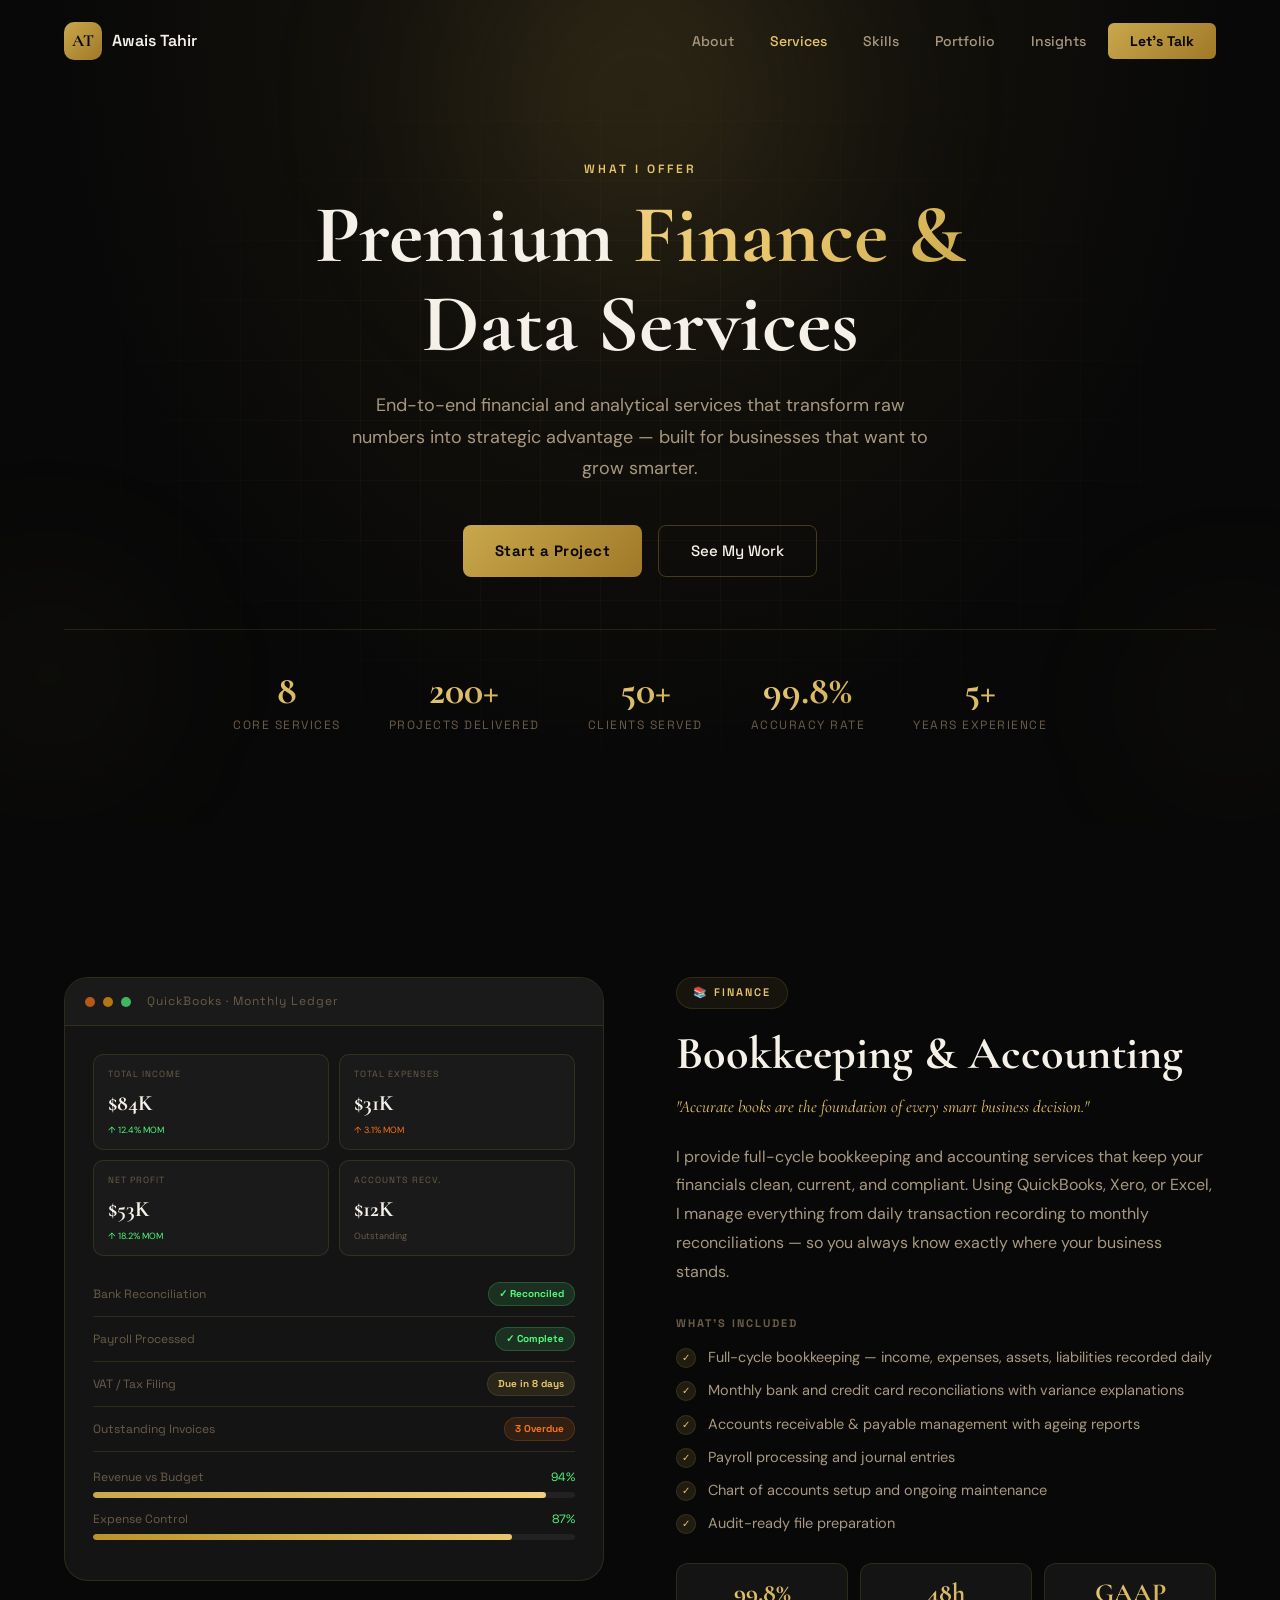
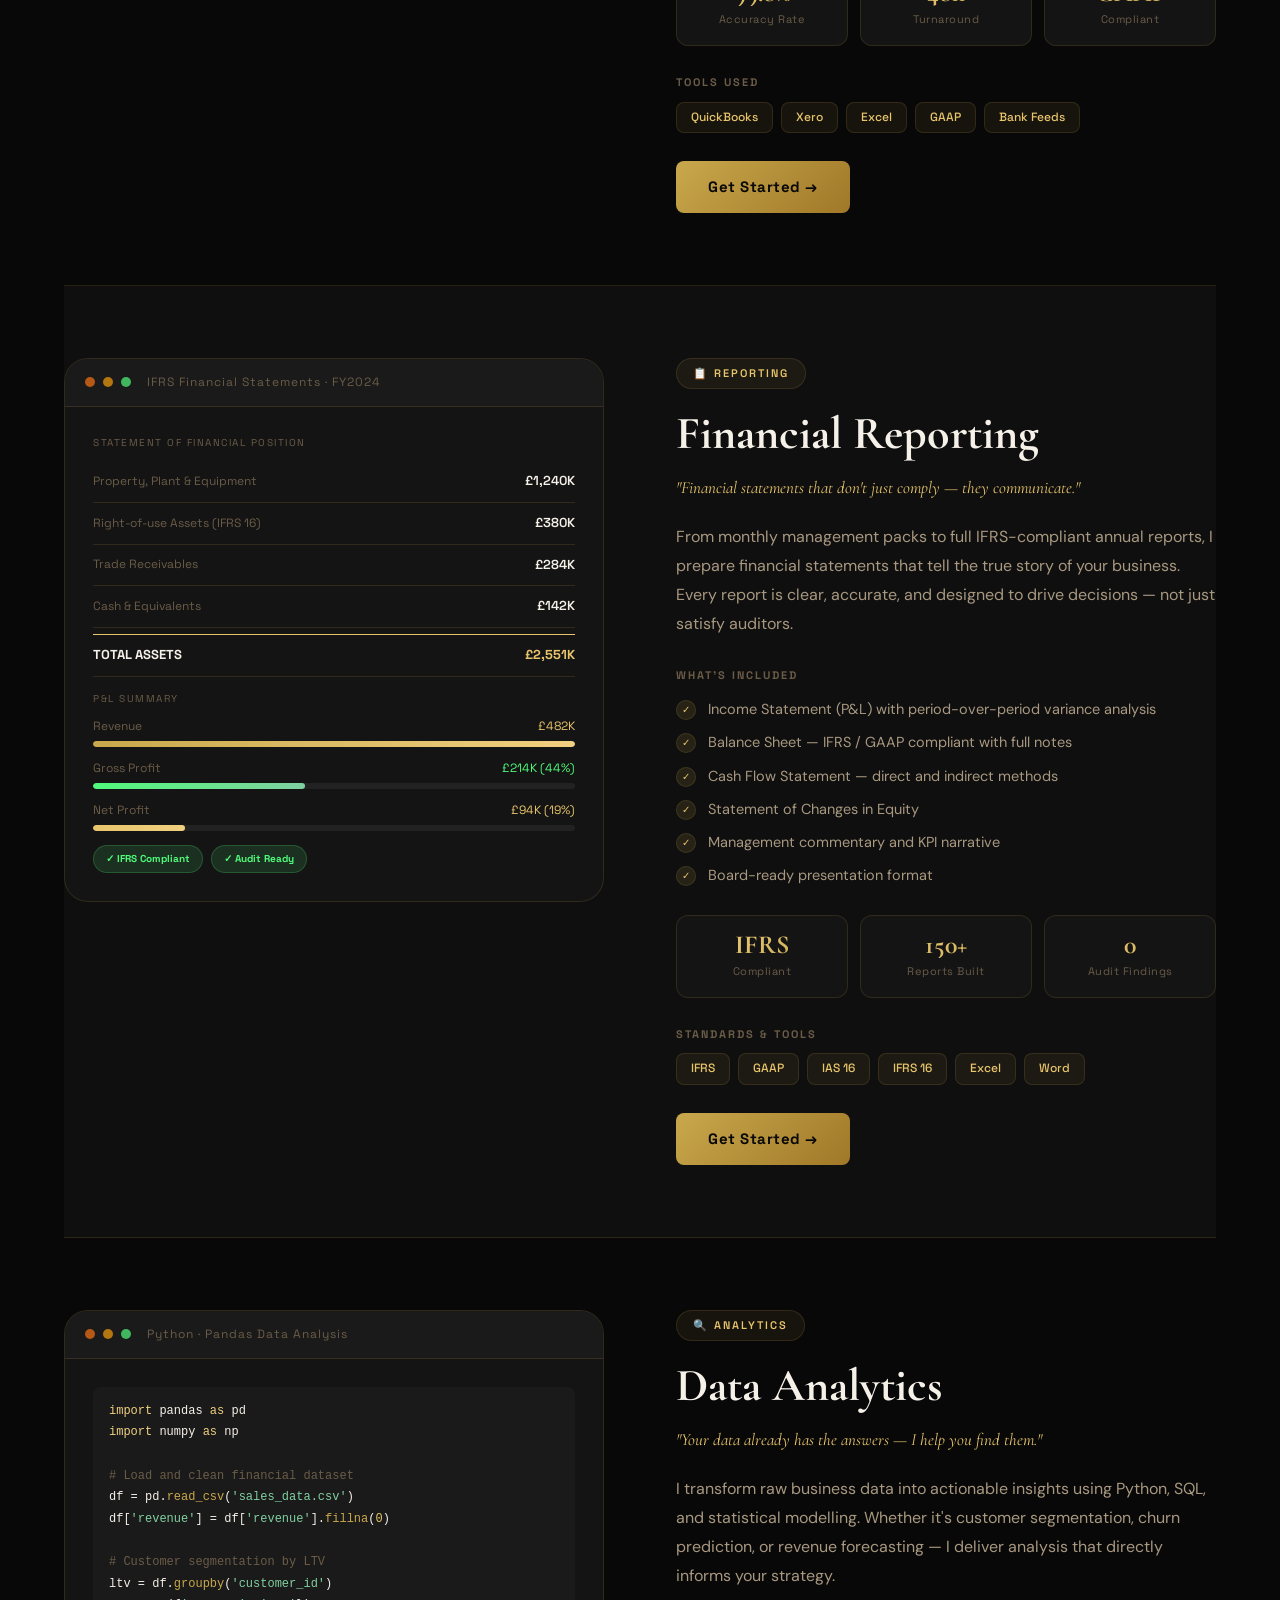
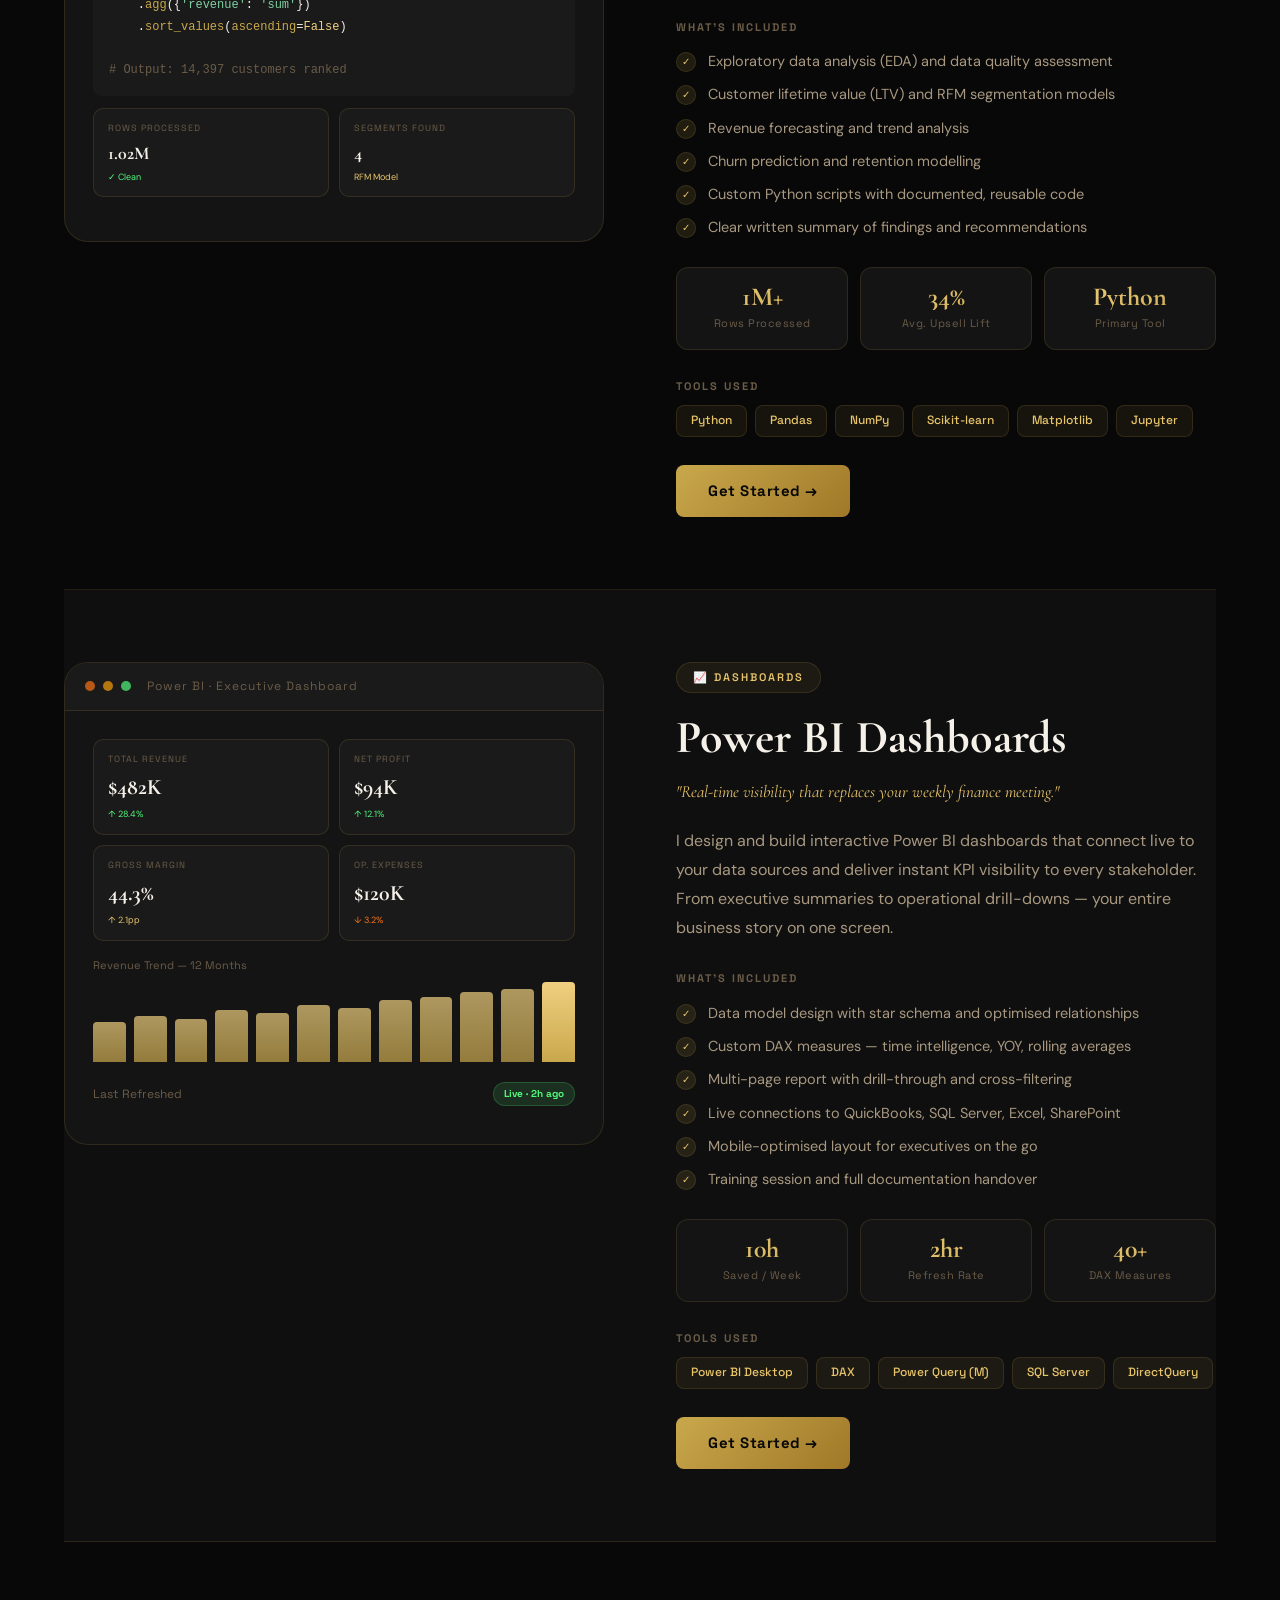
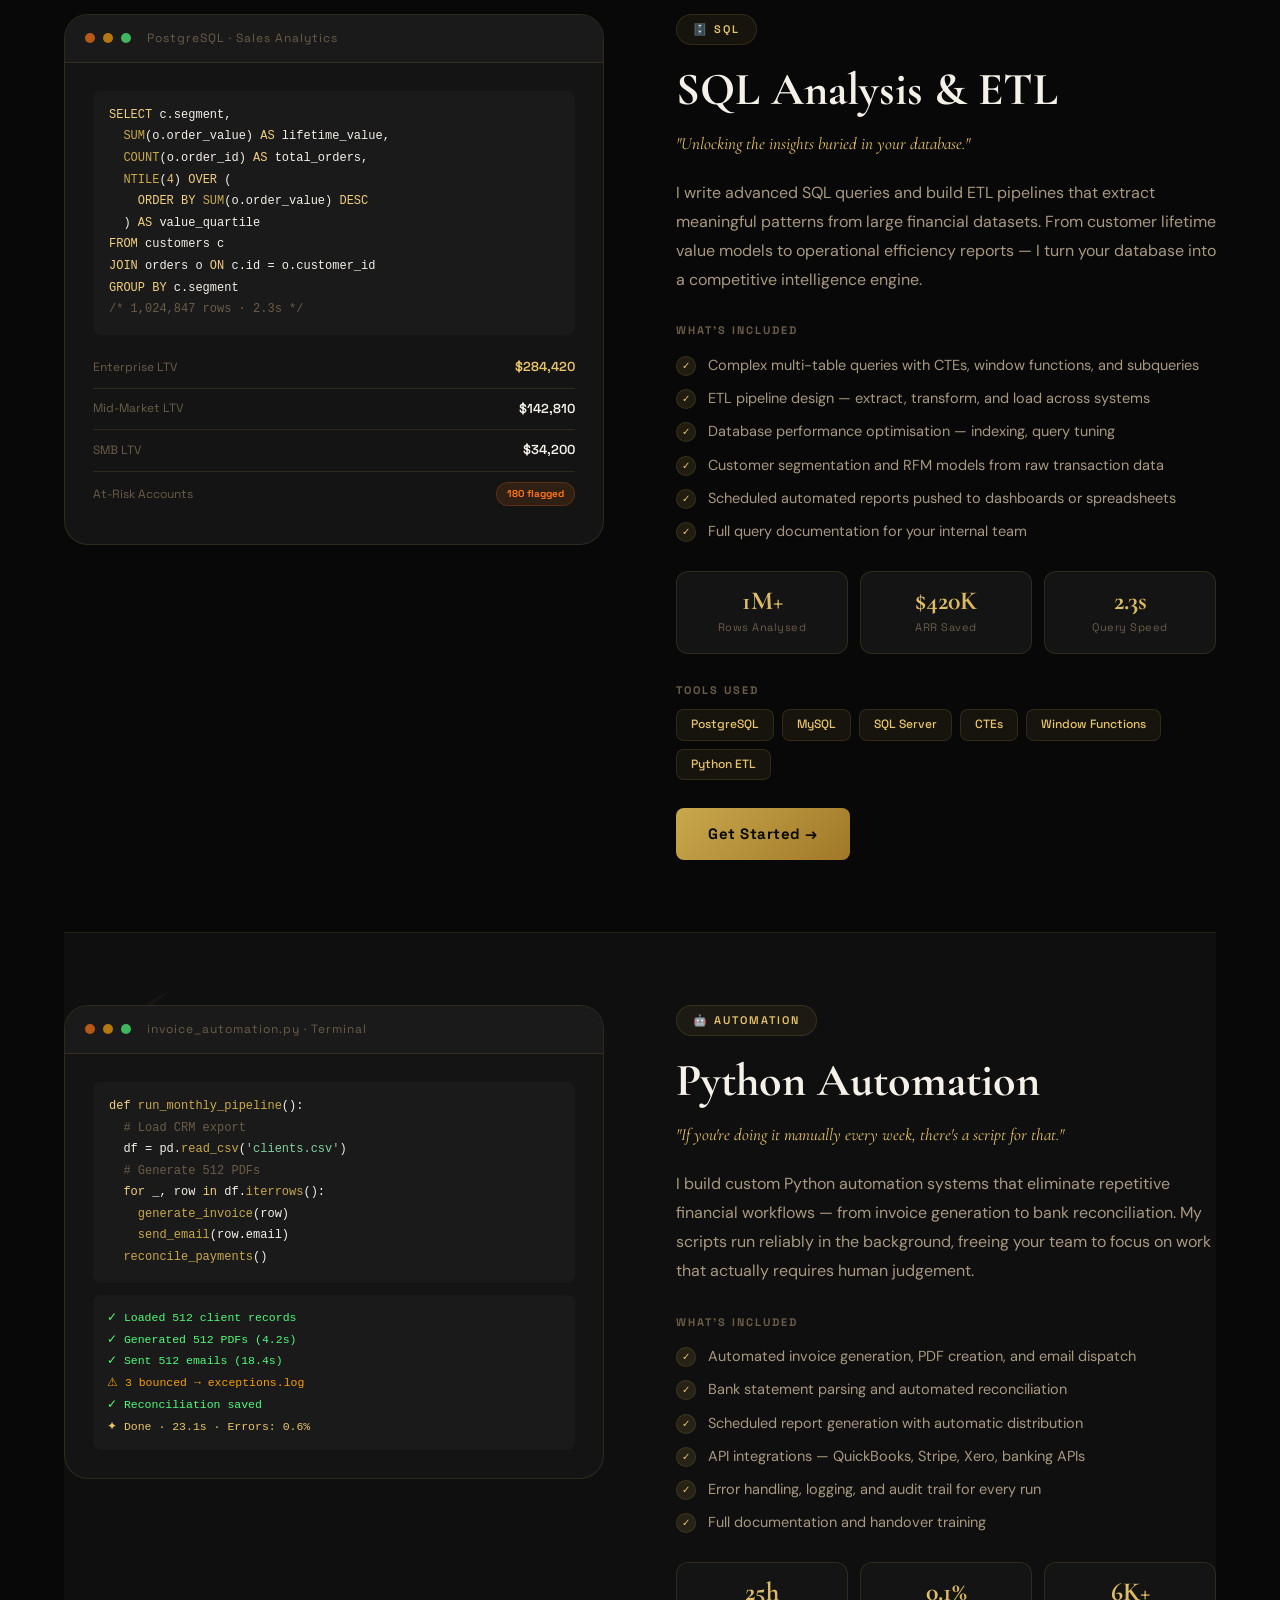
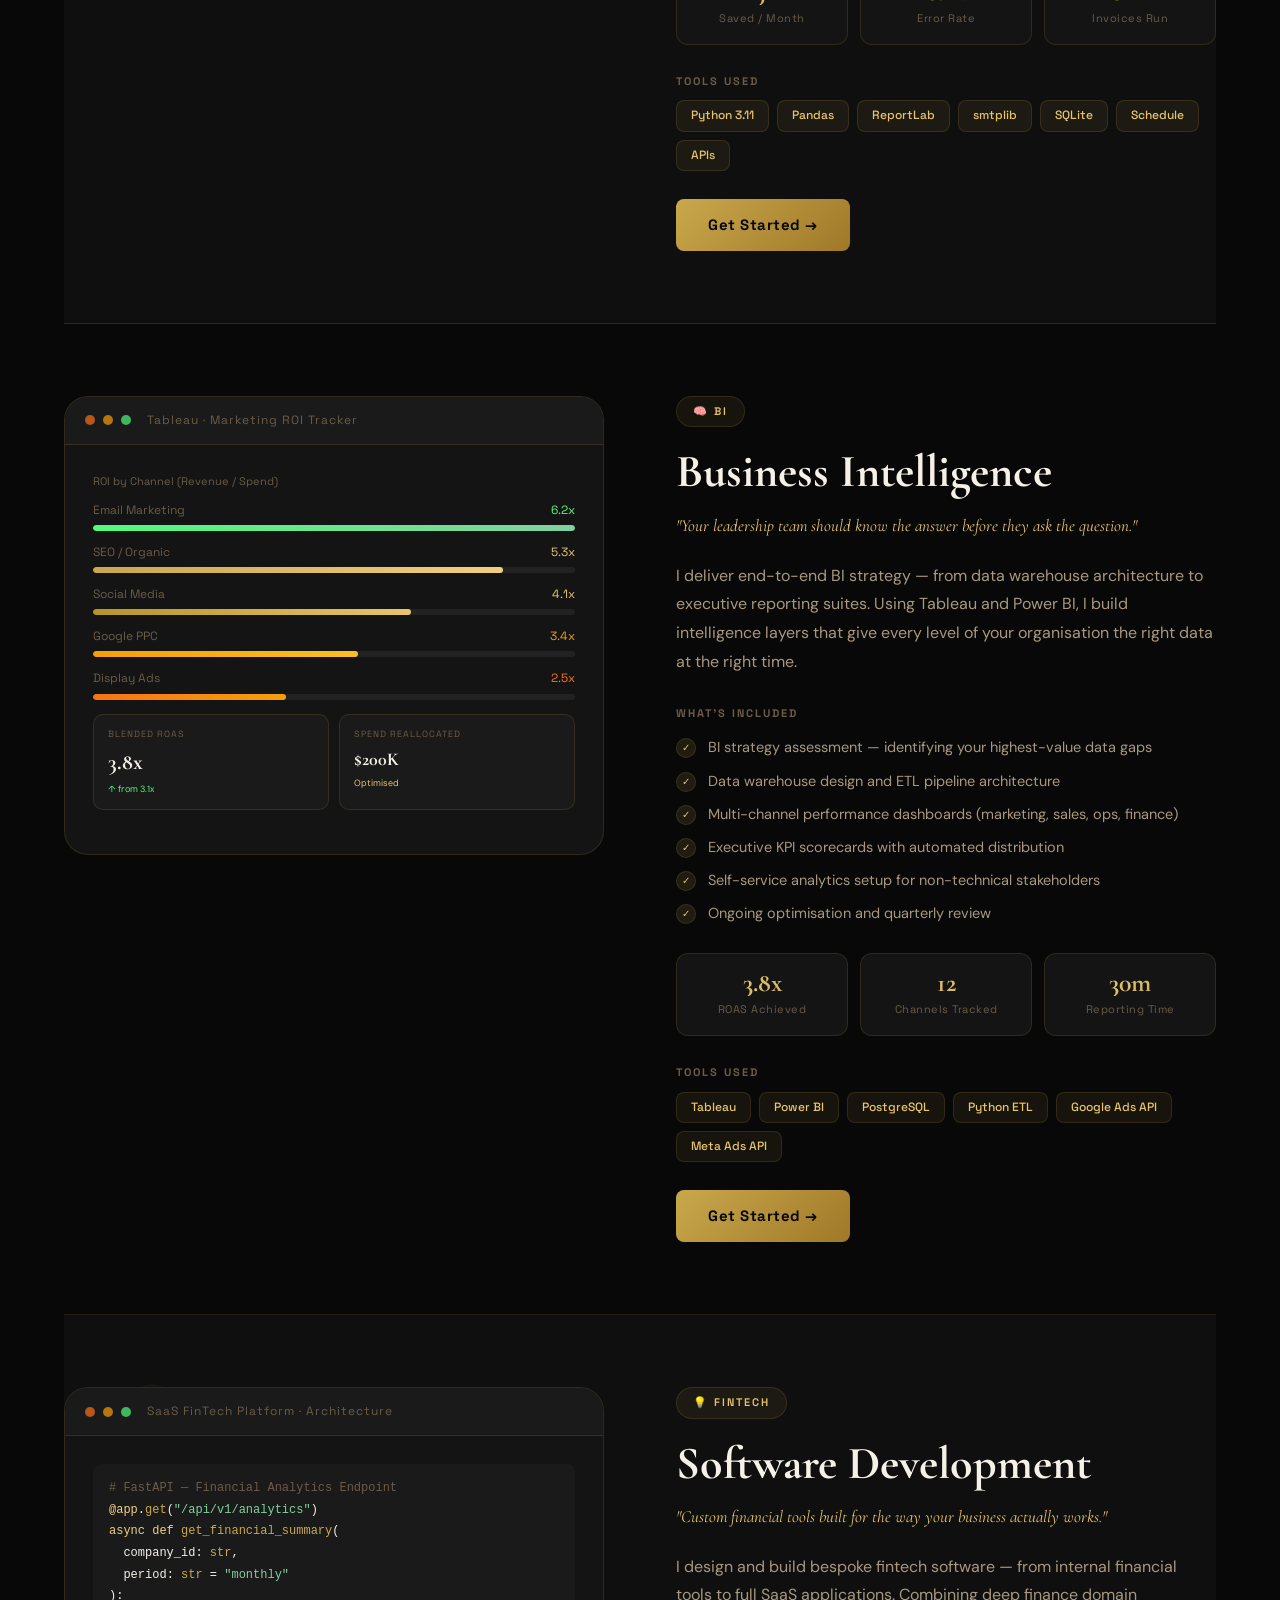
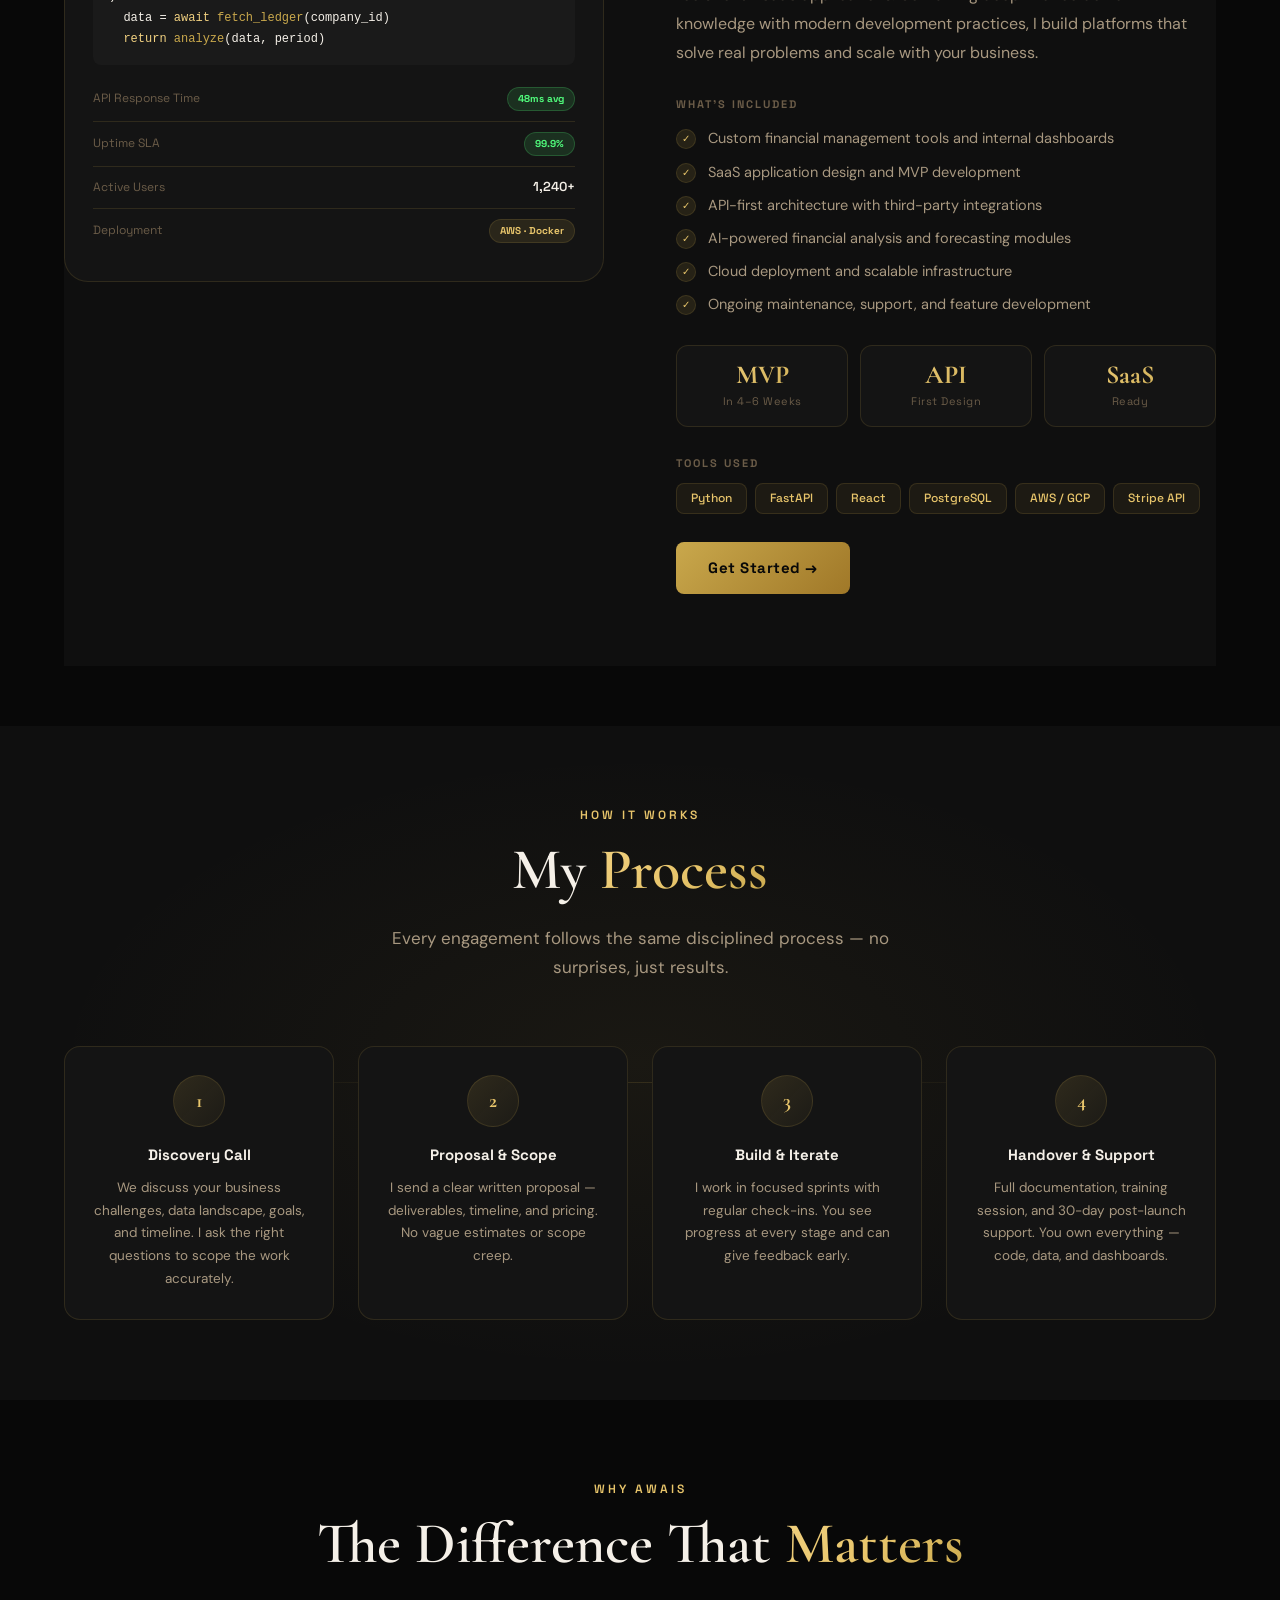
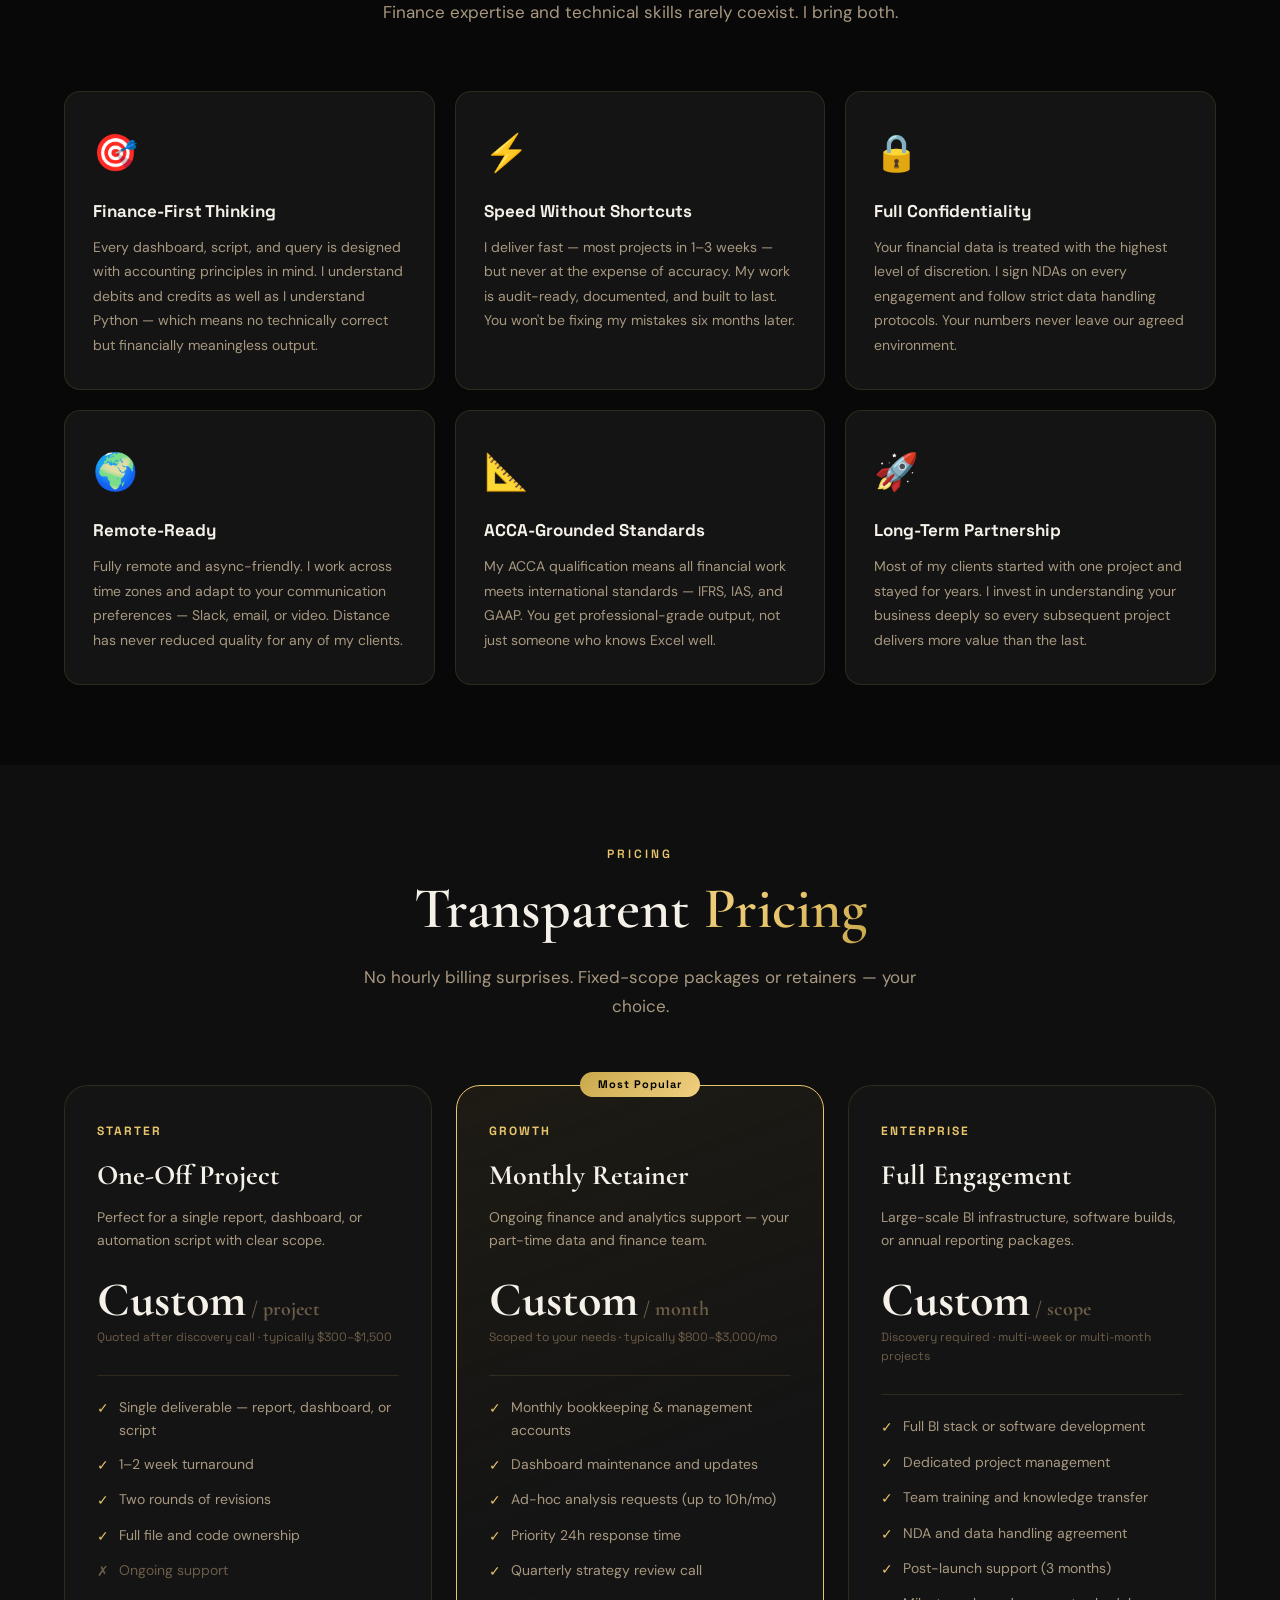
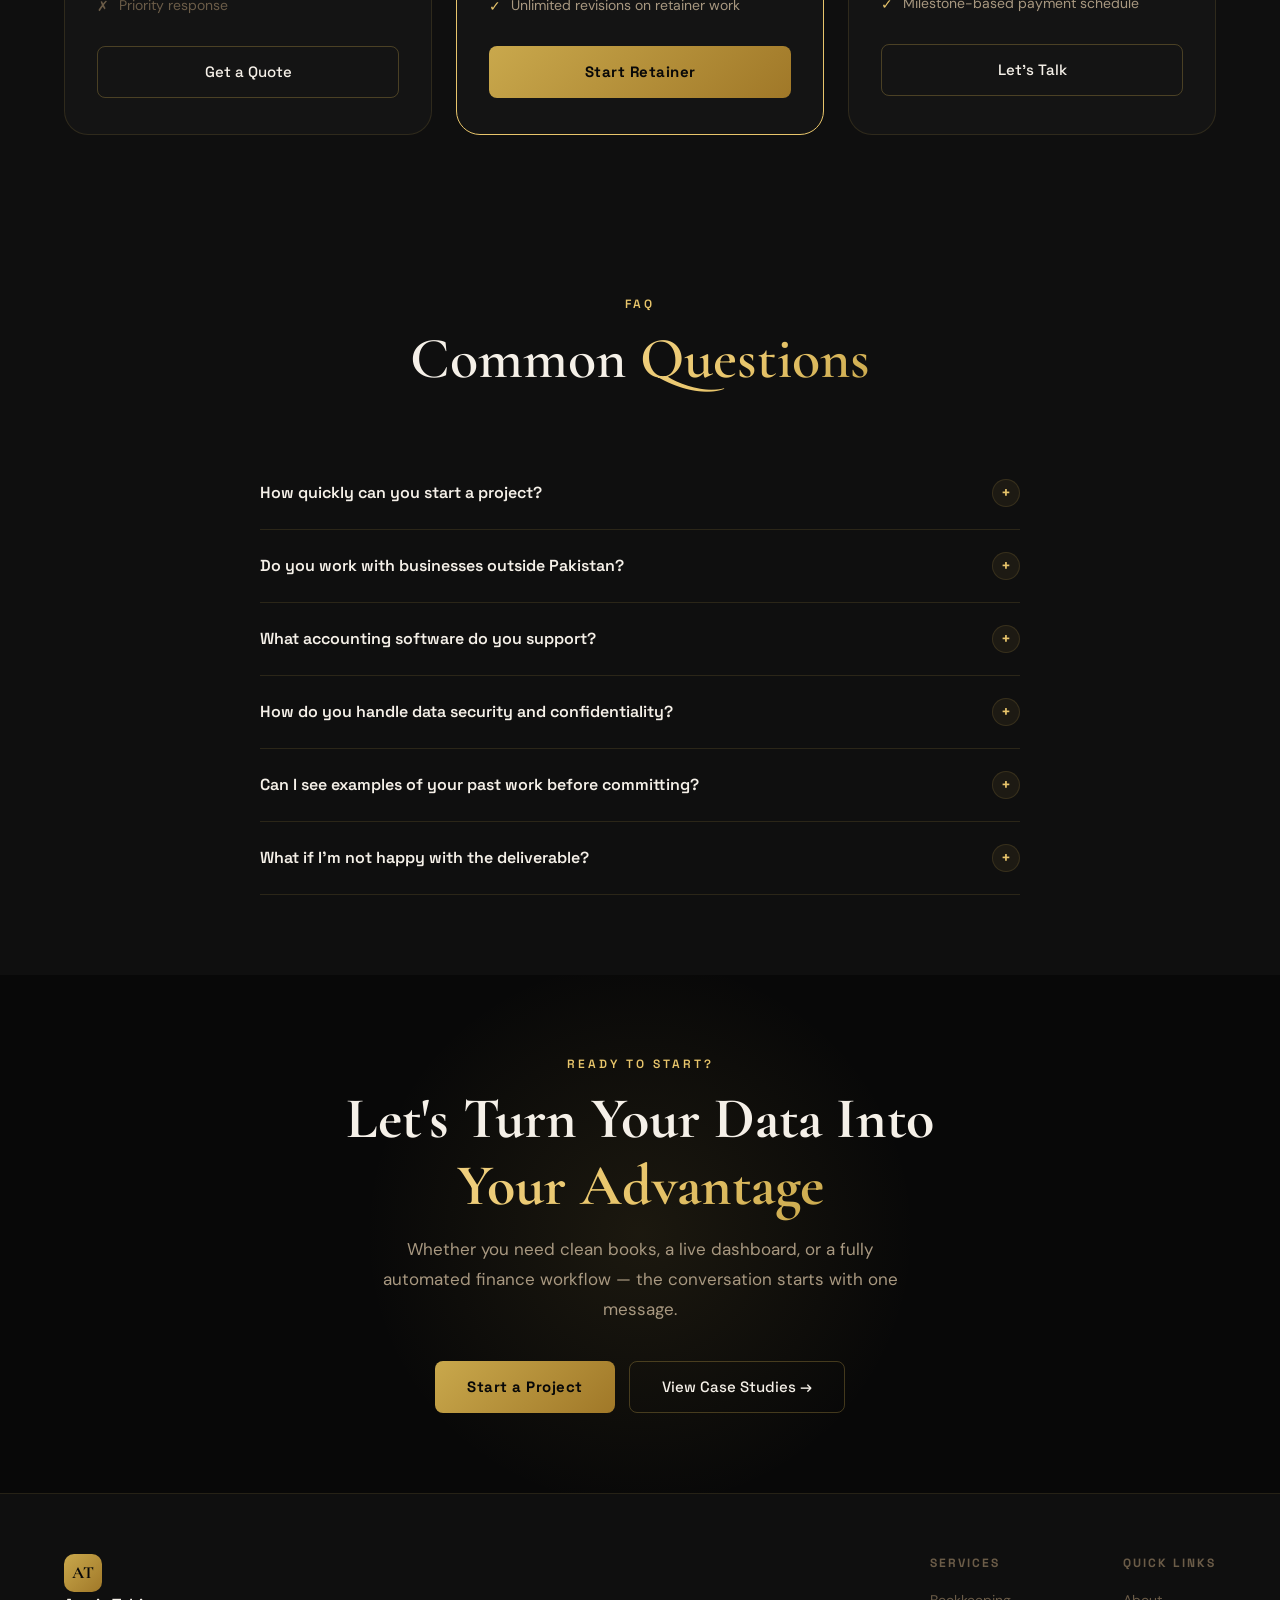
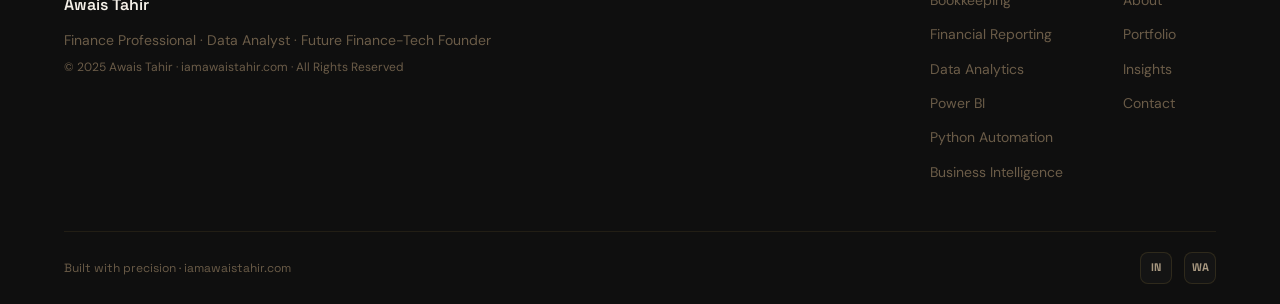
<file: services.html>
<!DOCTYPE html>
<html lang="en">
<head>
  <meta charset="UTF-8" />
  <meta name="viewport" content="width=device-width, initial-scale=1.0" />
  <title>Services | Awais Tahir — Finance Professional & Data Analyst</title>
  <meta name="description" content="Comprehensive finance and data analytics services by Awais Tahir — bookkeeping, financial reporting, Power BI dashboards, Python automation, SQL analysis, and business intelligence." />
  <meta name="author" content="Awais Tahir" />
  <link rel="canonical" href="https://iamawaistahir.com/services.html" />
  <link rel="preconnect" href="https://fonts.googleapis.com" />
  <link rel="preconnect" href="https://fonts.gstatic.com" crossorigin />
  <link rel="icon" href="/favicon.svg" type="image/svg+xml">
  <link href="https://fonts.googleapis.com/css2?family=Cormorant+Garamond:wght@300;400;500;600;700&family=DM+Sans:wght@300;400;500;600&family=Space+Grotesk:wght@400;500;600;700&display=swap" rel="stylesheet" />
  <link rel="stylesheet" href="style.css" />
  <style>
    /* ══════════════════════════════════════════
       SERVICES PAGE — EXTENDED STYLES
       ══════════════════════════════════════════ */

    /* ── Page Hero ── */
    .srv-hero {
      padding: 160px 0 90px;
      position: relative;
      overflow: hidden;
      text-align: center;
      background: radial-gradient(ellipse at 50% 0%, rgba(201,168,76,.1) 0%, transparent 65%);
    }
    .srv-hero::before {
      content: '';
      position: absolute;
      inset: 0;
      background-image:
        linear-gradient(rgba(201,168,76,.04) 1px, transparent 1px),
        linear-gradient(90deg, rgba(201,168,76,.04) 1px, transparent 1px);
      background-size: 60px 60px;
      mask-image: radial-gradient(ellipse at center, black 30%, transparent 75%);
    }
    .srv-hero-orb {
      position: absolute;
      border-radius: 50%;
      filter: blur(80px);
      pointer-events: none;
    }
    .srv-hero-orb-1 { width: 600px; height: 600px; top: -200px; left: 50%; transform: translateX(-50%); background: radial-gradient(circle, rgba(201,168,76,.14) 0%, transparent 65%); }
    .srv-hero-orb-2 { width: 300px; height: 300px; bottom: 0; left: -100px; background: radial-gradient(circle, rgba(201,168,76,.08) 0%, transparent 65%); }
    .srv-hero-orb-3 { width: 250px; height: 250px; bottom: 0; right: -80px; background: radial-gradient(circle, rgba(201,168,76,.08) 0%, transparent 65%); }
    .srv-hero .container { position: relative; z-index: 2; }
    .srv-hero-title {
      font-family: var(--font-display);
      font-size: clamp(48px, 7vw, 82px);
      font-weight: 700;
      line-height: 1.08;
      margin-bottom: 22px;
      color: var(--text-1);
    }
    .srv-hero-sub {
      font-size: 18px;
      color: var(--text-2);
      max-width: 580px;
      margin: 0 auto 40px;
      line-height: 1.75;
    }
    .srv-hero-stats {
      display: flex;
      justify-content: center;
      gap: 48px;
      flex-wrap: wrap;
      margin-top: 52px;
      padding-top: 40px;
      border-top: 1px solid var(--border);
    }
    .srv-hero-stat { text-align: center; }
    .srv-hero-stat-num {
      font-family: var(--font-display);
      font-size: 40px;
      font-weight: 700;
      background: linear-gradient(135deg, #f0d080, #c9a84c);
      -webkit-background-clip: text;
      -webkit-text-fill-color: transparent;
      background-clip: text;
      line-height: 1;
    }
    .srv-hero-stat-label {
      font-family: var(--font-ui);
      font-size: 12px;
      color: var(--text-3);
      text-transform: uppercase;
      letter-spacing: 1.5px;
      margin-top: 6px;
    }

    /* ── Service Detail Cards ── */
    .services-detail-section { padding: 80px 0 60px; }
    .services-detail-list { display: flex; flex-direction: column; gap: 0; }

    .srv-item {
      padding: 72px 0;
      border-bottom: 1px solid var(--border);
      position: relative;
    }
    .srv-item:last-child { border-bottom: none; }
    .srv-item-inner {
      display: grid;
      grid-template-columns: 1fr 1fr;
      gap: 72px;
      align-items: start;
    }
    .srv-item-inner.reverse { direction: rtl; }
    .srv-item-inner.reverse > * { direction: ltr; }

    /* Number watermark */
    .srv-item-number {
      position: absolute;
      top: 40px; left: 0;
      font-family: var(--font-display);
      font-size: 120px;
      font-weight: 700;
      color: rgba(201,168,76,.04);
      line-height: 1;
      pointer-events: none;
      user-select: none;
    }

    /* Visual panel */
    .srv-visual {
      background: var(--navy-3);
      border: 1px solid var(--border);
      border-radius: var(--radius-lg);
      overflow: hidden;
      position: relative;
    }
    .srv-visual-header {
      background: var(--navy-4);
      border-bottom: 1px solid var(--border);
      padding: 14px 20px;
      display: flex;
      align-items: center;
      gap: 8px;
    }
    .srv-dot { width: 10px; height: 10px; border-radius: 50%; }
    .srv-dot-1 { background: #f97316; opacity: .7; }
    .srv-dot-2 { background: #f59e0b; opacity: .7; }
    .srv-dot-3 { background: #50fa7b; opacity: .7; }
    .srv-visual-title {
      font-family: var(--font-ui);
      font-size: 12px;
      color: var(--text-3);
      margin-left: 8px;
      letter-spacing: 1px;
    }
    .srv-visual-body { padding: 28px; }

    /* Info panel */
    .srv-info { }
    .srv-cat-badge {
      display: inline-flex;
      align-items: center;
      gap: 8px;
      padding: 6px 16px;
      background: rgba(201,168,76,.08);
      border: 1px solid var(--border);
      border-radius: 100px;
      font-family: var(--font-ui);
      font-size: 11px;
      font-weight: 600;
      letter-spacing: 2px;
      text-transform: uppercase;
      color: var(--blue-light);
      margin-bottom: 18px;
    }
    .srv-title {
      font-family: var(--font-display);
      font-size: clamp(30px, 3.8vw, 46px);
      font-weight: 700;
      line-height: 1.15;
      color: var(--text-1);
      margin-bottom: 14px;
    }
    .srv-tagline {
      font-family: var(--font-display);
      font-size: 17px;
      color: var(--blue-light);
      font-style: italic;
      margin-bottom: 22px;
    }
    .srv-desc {
      font-size: 16px;
      color: var(--text-2);
      line-height: 1.8;
      margin-bottom: 28px;
    }

    /* What's included list */
    .srv-includes { margin-bottom: 28px; }
    .srv-includes-title {
      font-family: var(--font-ui);
      font-size: 11px;
      font-weight: 700;
      text-transform: uppercase;
      letter-spacing: 2px;
      color: var(--text-3);
      margin-bottom: 14px;
    }
    .srv-includes-list { display: flex; flex-direction: column; gap: 10px; }
    .srv-include-item {
      display: flex;
      align-items: flex-start;
      gap: 12px;
      font-size: 14.5px;
      color: var(--text-2);
      line-height: 1.6;
    }
    .srv-include-check {
      width: 20px; height: 20px;
      background: rgba(201,168,76,.12);
      border: 1px solid var(--border);
      border-radius: 50%;
      display: grid;
      place-items: center;
      flex-shrink: 0;
      margin-top: 2px;
      font-size: 10px;
      color: var(--blue-light);
    }

    /* Metrics strip */
    .srv-metrics {
      display: grid;
      grid-template-columns: repeat(3, 1fr);
      gap: 12px;
      margin-bottom: 28px;
    }
    .srv-metric {
      background: var(--navy-3);
      border: 1px solid var(--border);
      border-radius: 12px;
      padding: 16px 12px;
      text-align: center;
      transition: border-color .2s;
    }
    .srv-metric:hover { border-color: var(--blue-light); }
    .srv-metric-val {
      font-family: var(--font-display);
      font-size: 26px;
      font-weight: 700;
      background: linear-gradient(135deg, #f0d080, #c9a84c);
      -webkit-background-clip: text;
      -webkit-text-fill-color: transparent;
      background-clip: text;
      line-height: 1;
    }
    .srv-metric-label {
      font-size: 11px;
      color: var(--text-3);
      font-family: var(--font-ui);
      margin-top: 5px;
      letter-spacing: .5px;
    }

    /* Tech stack */
    .srv-stack-title {
      font-family: var(--font-ui);
      font-size: 11px;
      font-weight: 700;
      text-transform: uppercase;
      letter-spacing: 2px;
      color: var(--text-3);
      margin-bottom: 10px;
    }
    .srv-stack { display: flex; flex-wrap: wrap; gap: 8px; margin-bottom: 28px; }
    .srv-tag {
      font-size: 12px;
      padding: 5px 14px;
      border-radius: 8px;
      background: rgba(201,168,76,.08);
      color: var(--blue-light);
      font-family: var(--font-ui);
      border: 1px solid var(--border);
      font-weight: 500;
    }

    /* Visual mock elements */
    .mock-row {
      display: flex;
      align-items: center;
      justify-content: space-between;
      padding: 10px 0;
      border-bottom: 1px solid var(--border);
      font-family: var(--font-ui);
      font-size: 13px;
      color: var(--text-2);
    }
    .mock-row:last-child { border-bottom: none; }
    .mock-row-label { color: var(--text-3); font-size: 12px; }
    .mock-row-val { color: var(--text-1); font-weight: 600; }
    .mock-row-badge {
      padding: 3px 10px;
      border-radius: 100px;
      font-size: 10px;
      font-weight: 700;
      font-family: var(--font-ui);
    }
    .badge-green { background: rgba(80,250,123,.12); color: #50fa7b; border: 1px solid rgba(80,250,123,.2); }
    .badge-gold  { background: rgba(201,168,76,.12); color: var(--blue-light); border: 1px solid var(--border); }
    .badge-red   { background: rgba(249,115,22,.12); color: #f97316; border: 1px solid rgba(249,115,22,.2); }

    .mock-bar-row { margin-bottom: 12px; }
    .mock-bar-header { display: flex; justify-content: space-between; font-family: var(--font-ui); font-size: 12px; color: var(--text-3); margin-bottom: 5px; }
    .mock-bar-track { height: 6px; background: rgba(255,255,255,.06); border-radius: 3px; overflow: hidden; }
    .mock-bar-fill { height: 100%; border-radius: 3px; }

    .mock-kpi-grid { display: grid; grid-template-columns: 1fr 1fr; gap: 10px; margin-bottom: 16px; }
    .mock-kpi {
      background: var(--navy-4);
      border: 1px solid var(--border);
      border-radius: 10px;
      padding: 12px 14px;
    }
    .mock-kpi-label { font-family: var(--font-ui); font-size: 9px; text-transform: uppercase; letter-spacing: 1px; color: var(--text-3); margin-bottom: 4px; }
    .mock-kpi-val { font-family: var(--font-display); font-size: 22px; font-weight: 700; color: var(--text-1); }
    .mock-kpi-sub { font-size: 9px; margin-top: 2px; }

    .mock-code {
      background: var(--navy-4);
      border-radius: 8px;
      padding: 14px 16px;
      font-family: monospace;
      font-size: 12px;
      line-height: 1.8;
      margin-bottom: 12px;
    }
    .code-kw  { color: #f0d080; }
    .code-fn  { color: #c9a84c; }
    .code-str { color: #80d0a0; }
    .code-cmt { color: var(--text-3); }
    .code-var { color: var(--text-1); }
    .code-num { color: #e8c56b; }

    .mock-chart-bars {
      display: flex;
      align-items: flex-end;
      gap: 8px;
      height: 80px;
      margin-bottom: 10px;
    }
    .mock-bar-col {
      flex: 1;
      border-radius: 4px 4px 0 0;
      background: linear-gradient(to top, #c9a84c, #f0d080);
      opacity: .7;
      transition: opacity .2s;
    }
    .mock-bar-col:hover { opacity: 1; }

    /* ── Process Section ── */
    .process-section {
      padding: 80px 0;
      background: var(--navy-2);
      position: relative;
      overflow: hidden;
    }
    .process-section::before {
      content: '';
      position: absolute;
      inset: 0;
      background: radial-gradient(ellipse at 50% 50%, rgba(201,168,76,.06) 0%, transparent 65%);
    }
    .process-grid {
      display: grid;
      grid-template-columns: repeat(4, 1fr);
      gap: 24px;
      position: relative;
      z-index: 2;
    }
    .process-grid::before {
      content: '';
      position: absolute;
      top: 36px;
      left: 15%;
      right: 15%;
      height: 1px;
      background: linear-gradient(90deg, transparent, var(--border), var(--border), transparent);
      z-index: 0;
    }
    .process-card {
      background: var(--navy-3);
      border: 1px solid var(--border);
      border-radius: var(--radius);
      padding: 28px 24px;
      text-align: center;
      position: relative;
      z-index: 1;
      transition: all .3s;
    }
    .process-card:hover { border-color: var(--blue-light); transform: translateY(-4px); box-shadow: 0 12px 40px rgba(201,168,76,.1); }
    .process-step-num {
      width: 52px; height: 52px;
      background: linear-gradient(135deg, rgba(201,168,76,.15), rgba(201,168,76,.05));
      border: 1px solid var(--border);
      border-radius: 50%;
      display: grid;
      place-items: center;
      font-family: var(--font-display);
      font-size: 20px;
      font-weight: 700;
      color: var(--blue-light);
      margin: 0 auto 16px;
    }
    .process-title { font-family: var(--font-ui); font-weight: 700; font-size: 15px; color: var(--text-1); margin-bottom: 10px; }
    .process-desc { font-size: 13.5px; color: var(--text-2); line-height: 1.7; }

    /* ── Why Choose Me Section ── */
    .why-section { padding: 80px 0; }
    .why-grid { display: grid; grid-template-columns: repeat(3, 1fr); gap: 20px; }
    .why-card {
      background: var(--navy-3);
      border: 1px solid var(--border);
      border-radius: var(--radius);
      padding: 32px 28px;
      position: relative;
      overflow: hidden;
      transition: all .3s;
    }
    .why-card::before {
      content: '';
      position: absolute;
      top: 0; left: 0; right: 0;
      height: 2px;
      background: linear-gradient(90deg, transparent, var(--blue-light), transparent);
      opacity: 0;
      transition: opacity .3s;
    }
    .why-card:hover { border-color: rgba(201,168,76,.3); transform: translateY(-4px); box-shadow: 0 16px 48px rgba(201,168,76,.08); }
    .why-card:hover::before { opacity: 1; }
    .why-icon { font-size: 36px; margin-bottom: 16px; display: block; }
    .why-title { font-family: var(--font-ui); font-weight: 700; font-size: 17px; color: var(--text-1); margin-bottom: 10px; }
    .why-desc { font-size: 14px; color: var(--text-2); line-height: 1.75; }

    /* ── Pricing Section ── */
    .pricing-section { padding: 80px 0; background: var(--navy-2); }
    .pricing-grid { display: grid; grid-template-columns: repeat(3, 1fr); gap: 24px; }
    .pricing-card {
      background: var(--navy-3);
      border: 1px solid var(--border);
      border-radius: var(--radius-lg);
      padding: 36px 32px;
      position: relative;
      transition: all .3s;
    }
    .pricing-card:hover { transform: translateY(-6px); box-shadow: 0 20px 60px rgba(201,168,76,.1); }
    .pricing-card.featured {
      border-color: var(--blue-light);
      background: linear-gradient(160deg, rgba(201,168,76,.08) 0%, var(--navy-3) 60%);
    }
    .pricing-card.featured::before {
      content: 'Most Popular';
      position: absolute;
      top: -14px;
      left: 50%;
      transform: translateX(-50%);
      background: linear-gradient(135deg, #c9a84c, #f0d080);
      color: #000;
      font-family: var(--font-ui);
      font-size: 11px;
      font-weight: 700;
      padding: 4px 18px;
      border-radius: 100px;
      letter-spacing: 1px;
      white-space: nowrap;
    }
    .pricing-tier { font-family: var(--font-ui); font-size: 12px; font-weight: 700; text-transform: uppercase; letter-spacing: 2px; color: var(--blue-light); margin-bottom: 12px; }
    .pricing-name { font-family: var(--font-display); font-size: 28px; font-weight: 700; color: var(--text-1); margin-bottom: 8px; }
    .pricing-desc { font-size: 14px; color: var(--text-2); line-height: 1.65; margin-bottom: 24px; }
    .pricing-price {
      font-family: var(--font-display);
      font-size: 48px;
      font-weight: 700;
      color: var(--text-1);
      line-height: 1;
      margin-bottom: 4px;
    }
    .pricing-price span { font-size: 20px; color: var(--text-3); }
    .pricing-note { font-size: 12px; color: var(--text-3); font-family: var(--font-ui); margin-bottom: 28px; }
    .pricing-divider { height: 1px; background: var(--border); margin-bottom: 20px; }
    .pricing-features { display: flex; flex-direction: column; gap: 12px; margin-bottom: 28px; }
    .pricing-feature {
      display: flex;
      align-items: flex-start;
      gap: 10px;
      font-size: 14px;
      color: var(--text-2);
    }
    .pricing-check { color: var(--blue-light); flex-shrink: 0; font-size: 14px; margin-top: 1px; }
    .pricing-cross { color: var(--text-3); flex-shrink: 0; font-size: 14px; margin-top: 1px; }

    /* ── CTA Section ── */
    .srv-cta-section {
      padding: 80px 0;
      text-align: center;
      position: relative;
      overflow: hidden;
    }
    .srv-cta-orb {
      position: absolute;
      width: 600px; height: 600px;
      left: 50%; top: 50%;
      transform: translate(-50%,-50%);
      background: radial-gradient(circle, rgba(201,168,76,.1) 0%, transparent 65%);
      pointer-events: none;
    }
    .srv-cta-section .container { position: relative; z-index: 2; }
    .srv-cta-title { font-family: var(--font-display); font-size: clamp(36px, 5vw, 58px); font-weight: 700; color: var(--text-1); margin-bottom: 16px; line-height: 1.15; }
    .srv-cta-desc { font-size: 17px; color: var(--text-2); max-width: 520px; margin: 0 auto 36px; line-height: 1.75; }
    .srv-cta-btns { display: flex; justify-content: center; gap: 14px; flex-wrap: wrap; }

    /* ── FAQ Section ── */
    .faq-section { padding: 80px 0; background: var(--navy-2); }
    .faq-list { max-width: 760px; margin: 0 auto; display: flex; flex-direction: column; gap: 0; }
    .faq-item {
      border-bottom: 1px solid var(--border);
    }
    .faq-question {
      width: 100%;
      background: none;
      border: none;
      color: var(--text-1);
      font-family: var(--font-ui);
      font-size: 16px;
      font-weight: 600;
      text-align: left;
      padding: 22px 0;
      cursor: pointer;
      display: flex;
      align-items: center;
      justify-content: space-between;
      gap: 16px;
      transition: color .2s;
    }
    .faq-question:hover { color: var(--blue-light); }
    .faq-icon {
      width: 28px; height: 28px;
      background: rgba(201,168,76,.08);
      border: 1px solid var(--border);
      border-radius: 50%;
      display: grid;
      place-items: center;
      flex-shrink: 0;
      font-size: 16px;
      color: var(--blue-light);
      transition: transform .3s, background .2s;
    }
    .faq-item.open .faq-icon { transform: rotate(45deg); background: rgba(201,168,76,.15); }
    .faq-answer {
      font-size: 15px;
      color: var(--text-2);
      line-height: 1.8;
      max-height: 0;
      overflow: hidden;
      transition: max-height .4s ease, padding .3s;
      padding: 0;
    }
    .faq-item.open .faq-answer { max-height: 300px; padding-bottom: 22px; }

    /* ── Responsive ── */
    @media (max-width: 960px) {
      .srv-item-inner { grid-template-columns: 1fr; gap: 40px; }
      .srv-item-inner.reverse { direction: ltr; }
      .process-grid { grid-template-columns: 1fr 1fr; }
      .process-grid::before { display: none; }
      .why-grid { grid-template-columns: 1fr 1fr; }
      .pricing-grid { grid-template-columns: 1fr; max-width: 460px; margin: 0 auto; }
    }
    @media (max-width: 640px) {
      .srv-hero { padding: 130px 0 70px; }
      .srv-hero-stats { gap: 28px; }
      .why-grid { grid-template-columns: 1fr; }
      .process-grid { grid-template-columns: 1fr; }
      .srv-metrics { grid-template-columns: 1fr 1fr; }
      .srv-cta-btns { flex-direction: column; align-items: center; }
      .srv-item-number { font-size: 80px; }
    }

    /* ── Mobile image overlap fix ──
       On mobile, srv-item-inner becomes single column.
       Each srv-item shows: [image] then [text] (or reversed).
       We force a consistent order: text first, image second
       for ALL items on mobile so there's never two images
       sitting back-to-back between adjacent service sections. */
    @media (max-width: 768px) {
      .srv-item {
        padding: 48px 0;
      }
      .srv-item-inner {
        grid-template-columns: 1fr !important;
        gap: 32px !important;
        direction: ltr !important;
      }
      /* Always put srv-info (text) first, srv-visual (image) second */
      .srv-item-inner .srv-info   { order: 1; }
      .srv-item-inner .srv-visual { order: 2; }
      /* Reverse layout items also get the same order */
      .srv-item-inner.reverse .srv-info   { order: 1; }
      .srv-item-inner.reverse .srv-visual { order: 2; }
      /* Add a clear gold divider line between the image of one
         service and the start of the next service section */
      .srv-item + .srv-item {
        border-top: 1px solid rgba(201,168,76,.15);
      }
      /* Limit visual mock height on mobile so it doesn't dominate */
      .srv-visual {
        max-height: 340px;
        overflow: hidden;
      }
      .srv-visual-body {
        padding: 18px 16px;
      }
      /* Scale down mock code blocks on small screens */
      .mock-code {
        font-size: 10.5px;
        padding: 10px 12px;
      }
      /* 3-col metrics → 2-col on mobile */
      .srv-metrics {
        grid-template-columns: 1fr 1fr !important;
      }
    }
  </style>
</head>
<body>

<!-- ═══════════════════════ NAVIGATION ═══════════════════════ -->
<nav id="navbar">
  <div class="nav-inner">
    <a href="index.html" class="nav-logo">
      <span class="logo-at">AT</span>
      <span class="logo-name">Awais Tahir</span>
    </a>
    <ul class="nav-links">
      <li><a href="about.html">About</a></li>
      <li><a href="services.html" style="color:var(--blue-light)">Services</a></li>
      <li><a href="skills.html">Skills</a></li>
      <li><a href="portfolio.html">Portfolio</a></li>
      <li><a href="insights.html">Insights</a></li>
      <li><a href="index.html#contact" class="nav-cta">Let's Talk</a></li>
    </ul>
    <button class="hamburger" id="hamburger" aria-label="Menu">
      <span></span><span></span><span></span>
    </button>
  </div>
</nav>

<!-- Mobile Menu -->
<div class="mobile-menu" id="mobileMenu">
  <ul>
    <li><a href="about.html" onclick="closeMobile()">About</a></li>
    <li><a href="services.html" onclick="closeMobile()">Services</a></li>
    <li><a href="skills.html" onclick="closeMobile()">Skills</a></li>
    <li><a href="portfolio.html" onclick="closeMobile()">Portfolio</a></li>
    <li><a href="insights.html" onclick="closeMobile()">Insights</a></li>
    <li><a href="index.html#contact" onclick="closeMobile()">Contact</a></li>
  </ul>
</div>

<!-- ═══════════════════════ HERO ═══════════════════════ -->
<section class="srv-hero">
  <div class="srv-hero-orb srv-hero-orb-1"></div>
  <div class="srv-hero-orb srv-hero-orb-2"></div>
  <div class="srv-hero-orb srv-hero-orb-3"></div>
  <div class="container">
    <div class="section-label reveal-up">What I Offer</div>
    <h1 class="srv-hero-title reveal-up" style="animation-delay:.1s">
      Premium <span class="gradient-text">Finance &</span><br/>Data Services
    </h1>
    <p class="srv-hero-sub reveal-up" style="animation-delay:.2s">
      End-to-end financial and analytical services that transform raw numbers into strategic advantage — built for businesses that want to grow smarter.
    </p>
    <div class="hero-actions reveal-up" style="animation-delay:.3s;justify-content:center;">
      <a href="index.html#contact" class="btn-primary">Start a Project</a>
      <a href="portfolio.html" class="btn-ghost">See My Work</a>
    </div>
    <div class="srv-hero-stats reveal-up" style="animation-delay:.45s">
      <div class="srv-hero-stat">
        <div class="srv-hero-stat-num">8</div>
        <div class="srv-hero-stat-label">Core Services</div>
      </div>
      <div class="srv-hero-stat">
        <div class="srv-hero-stat-num">200+</div>
        <div class="srv-hero-stat-label">Projects Delivered</div>
      </div>
      <div class="srv-hero-stat">
        <div class="srv-hero-stat-num">50+</div>
        <div class="srv-hero-stat-label">Clients Served</div>
      </div>
      <div class="srv-hero-stat">
        <div class="srv-hero-stat-num">99.8%</div>
        <div class="srv-hero-stat-label">Accuracy Rate</div>
      </div>
      <div class="srv-hero-stat">
        <div class="srv-hero-stat-num">5+</div>
        <div class="srv-hero-stat-label">Years Experience</div>
      </div>
    </div>
  </div>
</section>

<!-- ═══════════════════════ SERVICE DETAILS ═══════════════════════ -->
<section class="services-detail-section">
  <div class="container">
    <div class="services-detail-list">

      <!-- ══ 01 BOOKKEEPING ══ -->
      <article class="srv-item scroll-reveal" id="bookkeeping">
        <div class="srv-item-number">01</div>
        <div class="srv-item-inner">
          <div class="srv-visual">
            <div class="srv-visual-header">
              <div class="srv-dot srv-dot-1"></div>
              <div class="srv-dot srv-dot-2"></div>
              <div class="srv-dot srv-dot-3"></div>
              <span class="srv-visual-title">QuickBooks · Monthly Ledger</span>
            </div>
            <div class="srv-visual-body">
              <div class="mock-kpi-grid">
                <div class="mock-kpi">
                  <div class="mock-kpi-label">Total Income</div>
                  <div class="mock-kpi-val">$84K</div>
                  <div class="mock-kpi-sub" style="color:#50fa7b">↑ 12.4% MOM</div>
                </div>
                <div class="mock-kpi">
                  <div class="mock-kpi-label">Total Expenses</div>
                  <div class="mock-kpi-val">$31K</div>
                  <div class="mock-kpi-sub" style="color:#f97316">↑ 3.1% MOM</div>
                </div>
                <div class="mock-kpi">
                  <div class="mock-kpi-label">Net Profit</div>
                  <div class="mock-kpi-val">$53K</div>
                  <div class="mock-kpi-sub" style="color:#50fa7b">↑ 18.2% MOM</div>
                </div>
                <div class="mock-kpi">
                  <div class="mock-kpi-label">Accounts Recv.</div>
                  <div class="mock-kpi-val">$12K</div>
                  <div class="mock-kpi-sub" style="color:var(--text-3)">Outstanding</div>
                </div>
              </div>
              <div class="mock-row"><span class="mock-row-label">Bank Reconciliation</span><span class="mock-row-badge badge-green">✓ Reconciled</span></div>
              <div class="mock-row"><span class="mock-row-label">Payroll Processed</span><span class="mock-row-badge badge-green">✓ Complete</span></div>
              <div class="mock-row"><span class="mock-row-label">VAT / Tax Filing</span><span class="mock-row-badge badge-gold">Due in 8 days</span></div>
              <div class="mock-row"><span class="mock-row-label">Outstanding Invoices</span><span class="mock-row-badge badge-red">3 Overdue</span></div>
              <div style="margin-top:16px">
                <div class="mock-bar-row">
                  <div class="mock-bar-header"><span>Revenue vs Budget</span><span style="color:#50fa7b">94%</span></div>
                  <div class="mock-bar-track"><div class="mock-bar-fill" style="width:94%;background:linear-gradient(90deg,#c9a84c,#f0d080)"></div></div>
                </div>
                <div class="mock-bar-row">
                  <div class="mock-bar-header"><span>Expense Control</span><span style="color:#50fa7b">87%</span></div>
                  <div class="mock-bar-track"><div class="mock-bar-fill" style="width:87%;background:linear-gradient(90deg,#b8932a,#e8c56b)"></div></div>
                </div>
              </div>
            </div>
          </div>

          <div class="srv-info">
            <div class="srv-cat-badge">📚 Finance</div>
            <h2 class="srv-title">Bookkeeping & Accounting</h2>
            <p class="srv-tagline">"Accurate books are the foundation of every smart business decision."</p>
            <p class="srv-desc">I provide full-cycle bookkeeping and accounting services that keep your financials clean, current, and compliant. Using QuickBooks, Xero, or Excel, I manage everything from daily transaction recording to monthly reconciliations — so you always know exactly where your business stands.</p>

            <div class="srv-includes">
              <div class="srv-includes-title">What's Included</div>
              <div class="srv-includes-list">
                <div class="srv-include-item"><div class="srv-include-check">✓</div><span>Full-cycle bookkeeping — income, expenses, assets, liabilities recorded daily</span></div>
                <div class="srv-include-item"><div class="srv-include-check">✓</div><span>Monthly bank and credit card reconciliations with variance explanations</span></div>
                <div class="srv-include-item"><div class="srv-include-check">✓</div><span>Accounts receivable & payable management with ageing reports</span></div>
                <div class="srv-include-item"><div class="srv-include-check">✓</div><span>Payroll processing and journal entries</span></div>
                <div class="srv-include-item"><div class="srv-include-check">✓</div><span>Chart of accounts setup and ongoing maintenance</span></div>
                <div class="srv-include-item"><div class="srv-include-check">✓</div><span>Audit-ready file preparation</span></div>
              </div>
            </div>

            <div class="srv-metrics">
              <div class="srv-metric"><div class="srv-metric-val">99.8%</div><div class="srv-metric-label">Accuracy Rate</div></div>
              <div class="srv-metric"><div class="srv-metric-val">48h</div><div class="srv-metric-label">Turnaround</div></div>
              <div class="srv-metric"><div class="srv-metric-val">GAAP</div><div class="srv-metric-label">Compliant</div></div>
            </div>

            <div class="srv-stack-title">Tools Used</div>
            <div class="srv-stack">
              <span class="srv-tag">QuickBooks</span>
              <span class="srv-tag">Xero</span>
              <span class="srv-tag">Excel</span>
              <span class="srv-tag">GAAP</span>
              <span class="srv-tag">Bank Feeds</span>
            </div>
            <a href="index.html#contact" class="btn-primary">Get Started →</a>
          </div>
        </div>
      </article>

      <!-- ══ 02 FINANCIAL REPORTING ══ -->
      <article class="srv-item scroll-reveal" id="financial-reporting" style="background:var(--navy-2)">
        <div class="srv-item-number">02</div>
        <div class="srv-item-inner reverse">
          <div class="srv-info">
            <div class="srv-cat-badge">📋 Reporting</div>
            <h2 class="srv-title">Financial Reporting</h2>
            <p class="srv-tagline">"Financial statements that don't just comply — they communicate."</p>
            <p class="srv-desc">From monthly management packs to full IFRS-compliant annual reports, I prepare financial statements that tell the true story of your business. Every report is clear, accurate, and designed to drive decisions — not just satisfy auditors.</p>

            <div class="srv-includes">
              <div class="srv-includes-title">What's Included</div>
              <div class="srv-includes-list">
                <div class="srv-include-item"><div class="srv-include-check">✓</div><span>Income Statement (P&L) with period-over-period variance analysis</span></div>
                <div class="srv-include-item"><div class="srv-include-check">✓</div><span>Balance Sheet — IFRS / GAAP compliant with full notes</span></div>
                <div class="srv-include-item"><div class="srv-include-check">✓</div><span>Cash Flow Statement — direct and indirect methods</span></div>
                <div class="srv-include-item"><div class="srv-include-check">✓</div><span>Statement of Changes in Equity</span></div>
                <div class="srv-include-item"><div class="srv-include-check">✓</div><span>Management commentary and KPI narrative</span></div>
                <div class="srv-include-item"><div class="srv-include-check">✓</div><span>Board-ready presentation format</span></div>
              </div>
            </div>

            <div class="srv-metrics">
              <div class="srv-metric"><div class="srv-metric-val">IFRS</div><div class="srv-metric-label">Compliant</div></div>
              <div class="srv-metric"><div class="srv-metric-val">150+</div><div class="srv-metric-label">Reports Built</div></div>
              <div class="srv-metric"><div class="srv-metric-val">0</div><div class="srv-metric-label">Audit Findings</div></div>
            </div>

            <div class="srv-stack-title">Standards & Tools</div>
            <div class="srv-stack">
              <span class="srv-tag">IFRS</span>
              <span class="srv-tag">GAAP</span>
              <span class="srv-tag">IAS 16</span>
              <span class="srv-tag">IFRS 16</span>
              <span class="srv-tag">Excel</span>
              <span class="srv-tag">Word</span>
            </div>
            <a href="index.html#contact" class="btn-primary">Get Started →</a>
          </div>

          <div class="srv-visual">
            <div class="srv-visual-header">
              <div class="srv-dot srv-dot-1"></div>
              <div class="srv-dot srv-dot-2"></div>
              <div class="srv-dot srv-dot-3"></div>
              <span class="srv-visual-title">IFRS Financial Statements · FY2024</span>
            </div>
            <div class="srv-visual-body">
              <div style="font-family:var(--font-ui);font-size:10px;text-transform:uppercase;letter-spacing:1.5px;color:var(--text-3);margin-bottom:10px">STATEMENT OF FINANCIAL POSITION</div>
              <div class="mock-row"><span class="mock-row-label">Property, Plant & Equipment</span><span class="mock-row-val">£1,240K</span></div>
              <div class="mock-row"><span class="mock-row-label">Right-of-use Assets (IFRS 16)</span><span class="mock-row-val">£380K</span></div>
              <div class="mock-row"><span class="mock-row-label">Trade Receivables</span><span class="mock-row-val">£284K</span></div>
              <div class="mock-row"><span class="mock-row-label">Cash & Equivalents</span><span class="mock-row-val">£142K</span></div>
              <div class="mock-row" style="border-top:1px solid var(--blue-light);margin-top:6px;padding-top:10px"><span style="font-weight:700;color:var(--text-1)">TOTAL ASSETS</span><span style="font-weight:700;color:var(--blue-light)">£2,551K</span></div>
              <div style="margin-top:14px;font-family:var(--font-ui);font-size:10px;text-transform:uppercase;letter-spacing:1.5px;color:var(--text-3);margin-bottom:10px">P&L SUMMARY</div>
              <div class="mock-bar-row">
                <div class="mock-bar-header"><span>Revenue</span><span style="color:var(--blue-light)">£482K</span></div>
                <div class="mock-bar-track"><div class="mock-bar-fill" style="width:100%;background:linear-gradient(90deg,#c9a84c,#f0d080)"></div></div>
              </div>
              <div class="mock-bar-row">
                <div class="mock-bar-header"><span>Gross Profit</span><span style="color:#50fa7b">£214K (44%)</span></div>
                <div class="mock-bar-track"><div class="mock-bar-fill" style="width:44%;background:linear-gradient(90deg,#50fa7b,#80d0a0)"></div></div>
              </div>
              <div class="mock-bar-row">
                <div class="mock-bar-header"><span>Net Profit</span><span style="color:#e8c56b">£94K (19%)</span></div>
                <div class="mock-bar-track"><div class="mock-bar-fill" style="width:19%;background:linear-gradient(90deg,#e8c56b,#f0d080)"></div></div>
              </div>
              <div style="display:flex;gap:8px;margin-top:14px;">
                <div class="mock-row-badge badge-green" style="padding:5px 12px">✓ IFRS Compliant</div>
                <div class="mock-row-badge badge-green" style="padding:5px 12px">✓ Audit Ready</div>
              </div>
            </div>
          </div>
        </div>
      </article>

      <!-- ══ 03 DATA ANALYTICS ══ -->
      <article class="srv-item scroll-reveal" id="data-analytics">
        <div class="srv-item-number">03</div>
        <div class="srv-item-inner">
          <div class="srv-visual">
            <div class="srv-visual-header">
              <div class="srv-dot srv-dot-1"></div>
              <div class="srv-dot srv-dot-2"></div>
              <div class="srv-dot srv-dot-3"></div>
              <span class="srv-visual-title">Python · Pandas Data Analysis</span>
            </div>
            <div class="srv-visual-body">
              <div class="mock-code">
                <div><span class="code-kw">import</span> <span class="code-var">pandas</span> <span class="code-kw">as</span> <span class="code-var">pd</span></div>
                <div><span class="code-kw">import</span> <span class="code-var">numpy</span> <span class="code-kw">as</span> <span class="code-var">np</span></div>
                <div>&nbsp;</div>
                <div><span class="code-cmt"># Load and clean financial dataset</span></div>
                <div><span class="code-var">df</span> = pd.<span class="code-fn">read_csv</span>(<span class="code-str">'sales_data.csv'</span>)</div>
                <div><span class="code-var">df</span>[<span class="code-str">'revenue'</span>] = df[<span class="code-str">'revenue'</span>].<span class="code-fn">fillna</span>(<span class="code-num">0</span>)</div>
                <div>&nbsp;</div>
                <div><span class="code-cmt"># Customer segmentation by LTV</span></div>
                <div><span class="code-var">ltv</span> = df.<span class="code-fn">groupby</span>(<span class="code-str">'customer_id'</span>)</div>
                <div>&nbsp;&nbsp;&nbsp;&nbsp;.<span class="code-fn">agg</span>({<span class="code-str">'revenue'</span>: <span class="code-str">'sum'</span>})</div>
                <div>&nbsp;&nbsp;&nbsp;&nbsp;.<span class="code-fn">sort_values</span>(<span class="code-fn">ascending</span>=<span class="code-kw">False</span>)</div>
                <div>&nbsp;</div>
                <div><span class="code-cmt"># Output: 14,397 customers ranked</span></div>
              </div>
              <div class="mock-kpi-grid">
                <div class="mock-kpi">
                  <div class="mock-kpi-label">Rows Processed</div>
                  <div class="mock-kpi-val" style="font-size:18px">1.02M</div>
                  <div class="mock-kpi-sub" style="color:#50fa7b">✓ Clean</div>
                </div>
                <div class="mock-kpi">
                  <div class="mock-kpi-label">Segments Found</div>
                  <div class="mock-kpi-val" style="font-size:18px">4</div>
                  <div class="mock-kpi-sub" style="color:var(--blue-light)">RFM Model</div>
                </div>
              </div>
            </div>
          </div>

          <div class="srv-info">
            <div class="srv-cat-badge">🔍 Analytics</div>
            <h2 class="srv-title">Data Analytics</h2>
            <p class="srv-tagline">"Your data already has the answers — I help you find them."</p>
            <p class="srv-desc">I transform raw business data into actionable insights using Python, SQL, and statistical modelling. Whether it's customer segmentation, churn prediction, or revenue forecasting — I deliver analysis that directly informs your strategy.</p>

            <div class="srv-includes">
              <div class="srv-includes-title">What's Included</div>
              <div class="srv-includes-list">
                <div class="srv-include-item"><div class="srv-include-check">✓</div><span>Exploratory data analysis (EDA) and data quality assessment</span></div>
                <div class="srv-include-item"><div class="srv-include-check">✓</div><span>Customer lifetime value (LTV) and RFM segmentation models</span></div>
                <div class="srv-include-item"><div class="srv-include-check">✓</div><span>Revenue forecasting and trend analysis</span></div>
                <div class="srv-include-item"><div class="srv-include-check">✓</div><span>Churn prediction and retention modelling</span></div>
                <div class="srv-include-item"><div class="srv-include-check">✓</div><span>Custom Python scripts with documented, reusable code</span></div>
                <div class="srv-include-item"><div class="srv-include-check">✓</div><span>Clear written summary of findings and recommendations</span></div>
              </div>
            </div>

            <div class="srv-metrics">
              <div class="srv-metric"><div class="srv-metric-val">1M+</div><div class="srv-metric-label">Rows Processed</div></div>
              <div class="srv-metric"><div class="srv-metric-val">34%</div><div class="srv-metric-label">Avg. Upsell Lift</div></div>
              <div class="srv-metric"><div class="srv-metric-val">Python</div><div class="srv-metric-label">Primary Tool</div></div>
            </div>

            <div class="srv-stack-title">Tools Used</div>
            <div class="srv-stack">
              <span class="srv-tag">Python</span>
              <span class="srv-tag">Pandas</span>
              <span class="srv-tag">NumPy</span>
              <span class="srv-tag">Scikit-learn</span>
              <span class="srv-tag">Matplotlib</span>
              <span class="srv-tag">Jupyter</span>
            </div>
            <a href="index.html#contact" class="btn-primary">Get Started →</a>
          </div>
        </div>
      </article>

      <!-- ══ 04 POWER BI ══ -->
      <article class="srv-item scroll-reveal" id="power-bi" style="background:var(--navy-2)">
        <div class="srv-item-number">04</div>
        <div class="srv-item-inner reverse">
          <div class="srv-info">
            <div class="srv-cat-badge">📈 Dashboards</div>
            <h2 class="srv-title">Power BI Dashboards</h2>
            <p class="srv-tagline">"Real-time visibility that replaces your weekly finance meeting."</p>
            <p class="srv-desc">I design and build interactive Power BI dashboards that connect live to your data sources and deliver instant KPI visibility to every stakeholder. From executive summaries to operational drill-downs — your entire business story on one screen.</p>

            <div class="srv-includes">
              <div class="srv-includes-title">What's Included</div>
              <div class="srv-includes-list">
                <div class="srv-include-item"><div class="srv-include-check">✓</div><span>Data model design with star schema and optimised relationships</span></div>
                <div class="srv-include-item"><div class="srv-include-check">✓</div><span>Custom DAX measures — time intelligence, YOY, rolling averages</span></div>
                <div class="srv-include-item"><div class="srv-include-check">✓</div><span>Multi-page report with drill-through and cross-filtering</span></div>
                <div class="srv-include-item"><div class="srv-include-check">✓</div><span>Live connections to QuickBooks, SQL Server, Excel, SharePoint</span></div>
                <div class="srv-include-item"><div class="srv-include-check">✓</div><span>Mobile-optimised layout for executives on the go</span></div>
                <div class="srv-include-item"><div class="srv-include-check">✓</div><span>Training session and full documentation handover</span></div>
              </div>
            </div>

            <div class="srv-metrics">
              <div class="srv-metric"><div class="srv-metric-val">10h</div><div class="srv-metric-label">Saved / Week</div></div>
              <div class="srv-metric"><div class="srv-metric-val">2hr</div><div class="srv-metric-label">Refresh Rate</div></div>
              <div class="srv-metric"><div class="srv-metric-val">40+</div><div class="srv-metric-label">DAX Measures</div></div>
            </div>

            <div class="srv-stack-title">Tools Used</div>
            <div class="srv-stack">
              <span class="srv-tag">Power BI Desktop</span>
              <span class="srv-tag">DAX</span>
              <span class="srv-tag">Power Query (M)</span>
              <span class="srv-tag">SQL Server</span>
              <span class="srv-tag">DirectQuery</span>
            </div>
            <a href="index.html#contact" class="btn-primary">Get Started →</a>
          </div>

          <div class="srv-visual">
            <div class="srv-visual-header">
              <div class="srv-dot srv-dot-1"></div>
              <div class="srv-dot srv-dot-2"></div>
              <div class="srv-dot srv-dot-3"></div>
              <span class="srv-visual-title">Power BI · Executive Dashboard</span>
            </div>
            <div class="srv-visual-body">
              <div class="mock-kpi-grid">
                <div class="mock-kpi">
                  <div class="mock-kpi-label">Total Revenue</div>
                  <div class="mock-kpi-val">$482K</div>
                  <div class="mock-kpi-sub" style="color:#50fa7b">↑ 28.4%</div>
                </div>
                <div class="mock-kpi">
                  <div class="mock-kpi-label">Net Profit</div>
                  <div class="mock-kpi-val">$94K</div>
                  <div class="mock-kpi-sub" style="color:#50fa7b">↑ 12.1%</div>
                </div>
                <div class="mock-kpi">
                  <div class="mock-kpi-label">Gross Margin</div>
                  <div class="mock-kpi-val">44.3%</div>
                  <div class="mock-kpi-sub" style="color:var(--blue-light)">↑ 2.1pp</div>
                </div>
                <div class="mock-kpi">
                  <div class="mock-kpi-label">Op. Expenses</div>
                  <div class="mock-kpi-val">$120K</div>
                  <div class="mock-kpi-sub" style="color:#f97316">↓ 3.2%</div>
                </div>
              </div>
              <div style="margin-bottom:8px;font-family:var(--font-ui);font-size:11px;color:var(--text-3)">Revenue Trend — 12 Months</div>
              <div class="mock-chart-bars">
                <div class="mock-bar-col" style="height:50%"></div>
                <div class="mock-bar-col" style="height:58%"></div>
                <div class="mock-bar-col" style="height:54%"></div>
                <div class="mock-bar-col" style="height:65%"></div>
                <div class="mock-bar-col" style="height:62%"></div>
                <div class="mock-bar-col" style="height:72%"></div>
                <div class="mock-bar-col" style="height:68%"></div>
                <div class="mock-bar-col" style="height:78%"></div>
                <div class="mock-bar-col" style="height:82%"></div>
                <div class="mock-bar-col" style="height:88%"></div>
                <div class="mock-bar-col" style="height:92%"></div>
                <div class="mock-bar-col" style="height:100%;opacity:1"></div>
              </div>
              <div class="mock-row"><span class="mock-row-label">Last Refreshed</span><span class="mock-row-badge badge-green">Live · 2h ago</span></div>
            </div>
          </div>
        </div>
      </article>

      <!-- ══ 05 SQL ANALYSIS ══ -->
      <article class="srv-item scroll-reveal" id="sql-analysis">
        <div class="srv-item-number">05</div>
        <div class="srv-item-inner">
          <div class="srv-visual">
            <div class="srv-visual-header">
              <div class="srv-dot srv-dot-1"></div>
              <div class="srv-dot srv-dot-2"></div>
              <div class="srv-dot srv-dot-3"></div>
              <span class="srv-visual-title">PostgreSQL · Sales Analytics</span>
            </div>
            <div class="srv-visual-body">
              <div class="mock-code">
                <div><span class="code-kw">SELECT</span> <span class="code-var">c.segment</span>,</div>
                <div>&nbsp;&nbsp;<span class="code-fn">SUM</span>(<span class="code-var">o.order_value</span>) <span class="code-kw">AS</span> <span class="code-var">lifetime_value</span>,</div>
                <div>&nbsp;&nbsp;<span class="code-fn">COUNT</span>(<span class="code-var">o.order_id</span>) <span class="code-kw">AS</span> <span class="code-var">total_orders</span>,</div>
                <div>&nbsp;&nbsp;<span class="code-fn">NTILE</span>(<span class="code-num">4</span>) <span class="code-kw">OVER</span> (</div>
                <div>&nbsp;&nbsp;&nbsp;&nbsp;<span class="code-kw">ORDER BY</span> <span class="code-fn">SUM</span>(<span class="code-var">o.order_value</span>) <span class="code-kw">DESC</span></div>
                <div>&nbsp;&nbsp;) <span class="code-kw">AS</span> <span class="code-var">value_quartile</span></div>
                <div><span class="code-kw">FROM</span> <span class="code-var">customers c</span></div>
                <div><span class="code-kw">JOIN</span> <span class="code-var">orders o</span> <span class="code-kw">ON</span> <span class="code-var">c.id</span> = <span class="code-var">o.customer_id</span></div>
                <div><span class="code-kw">GROUP BY</span> <span class="code-var">c.segment</span></div>
                <div><span class="code-cmt">/* 1,024,847 rows · 2.3s */</span></div>
              </div>
              <div class="mock-row"><span class="mock-row-label">Enterprise LTV</span><span class="mock-row-val" style="color:var(--blue-light)">$284,420</span></div>
              <div class="mock-row"><span class="mock-row-label">Mid-Market LTV</span><span class="mock-row-val">$142,810</span></div>
              <div class="mock-row"><span class="mock-row-label">SMB LTV</span><span class="mock-row-val">$34,200</span></div>
              <div class="mock-row"><span class="mock-row-label">At-Risk Accounts</span><span class="mock-row-badge badge-red">180 flagged</span></div>
            </div>
          </div>

          <div class="srv-info">
            <div class="srv-cat-badge">🗄️ SQL</div>
            <h2 class="srv-title">SQL Analysis & ETL</h2>
            <p class="srv-tagline">"Unlocking the insights buried in your database."</p>
            <p class="srv-desc">I write advanced SQL queries and build ETL pipelines that extract meaningful patterns from large financial datasets. From customer lifetime value models to operational efficiency reports — I turn your database into a competitive intelligence engine.</p>

            <div class="srv-includes">
              <div class="srv-includes-title">What's Included</div>
              <div class="srv-includes-list">
                <div class="srv-include-item"><div class="srv-include-check">✓</div><span>Complex multi-table queries with CTEs, window functions, and subqueries</span></div>
                <div class="srv-include-item"><div class="srv-include-check">✓</div><span>ETL pipeline design — extract, transform, and load across systems</span></div>
                <div class="srv-include-item"><div class="srv-include-check">✓</div><span>Database performance optimisation — indexing, query tuning</span></div>
                <div class="srv-include-item"><div class="srv-include-check">✓</div><span>Customer segmentation and RFM models from raw transaction data</span></div>
                <div class="srv-include-item"><div class="srv-include-check">✓</div><span>Scheduled automated reports pushed to dashboards or spreadsheets</span></div>
                <div class="srv-include-item"><div class="srv-include-check">✓</div><span>Full query documentation for your internal team</span></div>
              </div>
            </div>

            <div class="srv-metrics">
              <div class="srv-metric"><div class="srv-metric-val">1M+</div><div class="srv-metric-label">Rows Analysed</div></div>
              <div class="srv-metric"><div class="srv-metric-val">$420K</div><div class="srv-metric-label">ARR Saved</div></div>
              <div class="srv-metric"><div class="srv-metric-val">2.3s</div><div class="srv-metric-label">Query Speed</div></div>
            </div>

            <div class="srv-stack-title">Tools Used</div>
            <div class="srv-stack">
              <span class="srv-tag">PostgreSQL</span>
              <span class="srv-tag">MySQL</span>
              <span class="srv-tag">SQL Server</span>
              <span class="srv-tag">CTEs</span>
              <span class="srv-tag">Window Functions</span>
              <span class="srv-tag">Python ETL</span>
            </div>
            <a href="index.html#contact" class="btn-primary">Get Started →</a>
          </div>
        </div>
      </article>

      <!-- ══ 06 PYTHON AUTOMATION ══ -->
      <article class="srv-item scroll-reveal" id="python-automation" style="background:var(--navy-2)">
        <div class="srv-item-number">06</div>
        <div class="srv-item-inner reverse">
          <div class="srv-info">
            <div class="srv-cat-badge">🤖 Automation</div>
            <h2 class="srv-title">Python Automation</h2>
            <p class="srv-tagline">"If you're doing it manually every week, there's a script for that."</p>
            <p class="srv-desc">I build custom Python automation systems that eliminate repetitive financial workflows — from invoice generation to bank reconciliation. My scripts run reliably in the background, freeing your team to focus on work that actually requires human judgement.</p>

            <div class="srv-includes">
              <div class="srv-includes-title">What's Included</div>
              <div class="srv-includes-list">
                <div class="srv-include-item"><div class="srv-include-check">✓</div><span>Automated invoice generation, PDF creation, and email dispatch</span></div>
                <div class="srv-include-item"><div class="srv-include-check">✓</div><span>Bank statement parsing and automated reconciliation</span></div>
                <div class="srv-include-item"><div class="srv-include-check">✓</div><span>Scheduled report generation with automatic distribution</span></div>
                <div class="srv-include-item"><div class="srv-include-check">✓</div><span>API integrations — QuickBooks, Stripe, Xero, banking APIs</span></div>
                <div class="srv-include-item"><div class="srv-include-check">✓</div><span>Error handling, logging, and audit trail for every run</span></div>
                <div class="srv-include-item"><div class="srv-include-check">✓</div><span>Full documentation and handover training</span></div>
              </div>
            </div>

            <div class="srv-metrics">
              <div class="srv-metric"><div class="srv-metric-val">25h</div><div class="srv-metric-label">Saved / Month</div></div>
              <div class="srv-metric"><div class="srv-metric-val">0.1%</div><div class="srv-metric-label">Error Rate</div></div>
              <div class="srv-metric"><div class="srv-metric-val">6K+</div><div class="srv-metric-label">Invoices Run</div></div>
            </div>

            <div class="srv-stack-title">Tools Used</div>
            <div class="srv-stack">
              <span class="srv-tag">Python 3.11</span>
              <span class="srv-tag">Pandas</span>
              <span class="srv-tag">ReportLab</span>
              <span class="srv-tag">smtplib</span>
              <span class="srv-tag">SQLite</span>
              <span class="srv-tag">Schedule</span>
              <span class="srv-tag">APIs</span>
            </div>
            <a href="index.html#contact" class="btn-primary">Get Started →</a>
          </div>

          <div class="srv-visual">
            <div class="srv-visual-header">
              <div class="srv-dot srv-dot-1"></div>
              <div class="srv-dot srv-dot-2"></div>
              <div class="srv-dot srv-dot-3"></div>
              <span class="srv-visual-title">invoice_automation.py · Terminal</span>
            </div>
            <div class="srv-visual-body">
              <div class="mock-code">
                <div><span class="code-kw">def</span> <span class="code-fn">run_monthly_pipeline</span>():</div>
                <div>&nbsp;&nbsp;<span class="code-cmt"># Load CRM export</span></div>
                <div>&nbsp;&nbsp;<span class="code-var">df</span> = pd.<span class="code-fn">read_csv</span>(<span class="code-str">'clients.csv'</span>)</div>
                <div>&nbsp;&nbsp;<span class="code-cmt"># Generate 512 PDFs</span></div>
                <div>&nbsp;&nbsp;<span class="code-kw">for</span> <span class="code-var">_, row</span> <span class="code-kw">in</span> <span class="code-var">df</span>.<span class="code-fn">iterrows</span>():</div>
                <div>&nbsp;&nbsp;&nbsp;&nbsp;<span class="code-fn">generate_invoice</span>(<span class="code-var">row</span>)</div>
                <div>&nbsp;&nbsp;&nbsp;&nbsp;<span class="code-fn">send_email</span>(<span class="code-var">row.email</span>)</div>
                <div>&nbsp;&nbsp;<span class="code-fn">reconcile_payments</span>()</div>
              </div>
              <div style="background:var(--navy-4);border-radius:8px;padding:12px 14px;font-family:monospace;font-size:11.5px;line-height:1.9;">
                <div style="color:#50fa7b">✓ Loaded 512 client records</div>
                <div style="color:#50fa7b">✓ Generated 512 PDFs (4.2s)</div>
                <div style="color:#50fa7b">✓ Sent 512 emails (18.4s)</div>
                <div style="color:#f59e0b">⚠ 3 bounced → exceptions.log</div>
                <div style="color:#50fa7b">✓ Reconciliation saved</div>
                <div style="color:var(--blue-light)">✦ Done · 23.1s · Errors: 0.6%</div>
              </div>
            </div>
          </div>
        </div>
      </article>

      <!-- ══ 07 BUSINESS INTELLIGENCE ══ -->
      <article class="srv-item scroll-reveal" id="business-intelligence">
        <div class="srv-item-number">07</div>
        <div class="srv-item-inner">
          <div class="srv-visual">
            <div class="srv-visual-header">
              <div class="srv-dot srv-dot-1"></div>
              <div class="srv-dot srv-dot-2"></div>
              <div class="srv-dot srv-dot-3"></div>
              <span class="srv-visual-title">Tableau · Marketing ROI Tracker</span>
            </div>
            <div class="srv-visual-body">
              <div style="font-family:var(--font-ui);font-size:11px;color:var(--text-3);margin-bottom:10px">ROI by Channel (Revenue / Spend)</div>
              <div class="mock-bar-row">
                <div class="mock-bar-header"><span>Email Marketing</span><span style="color:#50fa7b">6.2x</span></div>
                <div class="mock-bar-track"><div class="mock-bar-fill" style="width:100%;background:linear-gradient(90deg,#50fa7b,#80d0a0)"></div></div>
              </div>
              <div class="mock-bar-row">
                <div class="mock-bar-header"><span>SEO / Organic</span><span style="color:var(--blue-light)">5.3x</span></div>
                <div class="mock-bar-track"><div class="mock-bar-fill" style="width:85%;background:linear-gradient(90deg,#c9a84c,#f0d080)"></div></div>
              </div>
              <div class="mock-bar-row">
                <div class="mock-bar-header"><span>Social Media</span><span style="color:var(--blue-light)">4.1x</span></div>
                <div class="mock-bar-track"><div class="mock-bar-fill" style="width:66%;background:linear-gradient(90deg,#b8932a,#e8c56b)"></div></div>
              </div>
              <div class="mock-bar-row">
                <div class="mock-bar-header"><span>Google PPC</span><span style="color:#f59e0b">3.4x</span></div>
                <div class="mock-bar-track"><div class="mock-bar-fill" style="width:55%;background:linear-gradient(90deg,#f59e0b,#fbbf24)"></div></div>
              </div>
              <div class="mock-bar-row">
                <div class="mock-bar-header"><span>Display Ads</span><span style="color:#f97316">2.5x</span></div>
                <div class="mock-bar-track"><div class="mock-bar-fill" style="width:40%;background:linear-gradient(90deg,#f97316,#f59e0b)"></div></div>
              </div>
              <div class="mock-kpi-grid" style="margin-top:14px">
                <div class="mock-kpi">
                  <div class="mock-kpi-label">Blended ROAS</div>
                  <div class="mock-kpi-val">3.8x</div>
                  <div class="mock-kpi-sub" style="color:#50fa7b">↑ from 3.1x</div>
                </div>
                <div class="mock-kpi">
                  <div class="mock-kpi-label">Spend Reallocated</div>
                  <div class="mock-kpi-val" style="font-size:18px">$200K</div>
                  <div class="mock-kpi-sub" style="color:var(--blue-light)">Optimised</div>
                </div>
              </div>
            </div>
          </div>

          <div class="srv-info">
            <div class="srv-cat-badge">🧠 BI</div>
            <h2 class="srv-title">Business Intelligence</h2>
            <p class="srv-tagline">"Your leadership team should know the answer before they ask the question."</p>
            <p class="srv-desc">I deliver end-to-end BI strategy — from data warehouse architecture to executive reporting suites. Using Tableau and Power BI, I build intelligence layers that give every level of your organisation the right data at the right time.</p>

            <div class="srv-includes">
              <div class="srv-includes-title">What's Included</div>
              <div class="srv-includes-list">
                <div class="srv-include-item"><div class="srv-include-check">✓</div><span>BI strategy assessment — identifying your highest-value data gaps</span></div>
                <div class="srv-include-item"><div class="srv-include-check">✓</div><span>Data warehouse design and ETL pipeline architecture</span></div>
                <div class="srv-include-item"><div class="srv-include-check">✓</div><span>Multi-channel performance dashboards (marketing, sales, ops, finance)</span></div>
                <div class="srv-include-item"><div class="srv-include-check">✓</div><span>Executive KPI scorecards with automated distribution</span></div>
                <div class="srv-include-item"><div class="srv-include-check">✓</div><span>Self-service analytics setup for non-technical stakeholders</span></div>
                <div class="srv-include-item"><div class="srv-include-check">✓</div><span>Ongoing optimisation and quarterly review</span></div>
              </div>
            </div>

            <div class="srv-metrics">
              <div class="srv-metric"><div class="srv-metric-val">3.8x</div><div class="srv-metric-label">ROAS Achieved</div></div>
              <div class="srv-metric"><div class="srv-metric-val">12</div><div class="srv-metric-label">Channels Tracked</div></div>
              <div class="srv-metric"><div class="srv-metric-val">30m</div><div class="srv-metric-label">Reporting Time</div></div>
            </div>

            <div class="srv-stack-title">Tools Used</div>
            <div class="srv-stack">
              <span class="srv-tag">Tableau</span>
              <span class="srv-tag">Power BI</span>
              <span class="srv-tag">PostgreSQL</span>
              <span class="srv-tag">Python ETL</span>
              <span class="srv-tag">Google Ads API</span>
              <span class="srv-tag">Meta Ads API</span>
            </div>
            <a href="index.html#contact" class="btn-primary">Get Started →</a>
          </div>
        </div>
      </article>

      <!-- ══ 08 SOFTWARE DEVELOPMENT ══ -->
      <article class="srv-item scroll-reveal" id="software-development" style="background:var(--navy-2)">
        <div class="srv-item-number">08</div>
        <div class="srv-item-inner reverse">
          <div class="srv-info">
            <div class="srv-cat-badge">💡 Fintech</div>
            <h2 class="srv-title">Software Development</h2>
            <p class="srv-tagline">"Custom financial tools built for the way your business actually works."</p>
            <p class="srv-desc">I design and build bespoke fintech software — from internal financial tools to full SaaS applications. Combining deep finance domain knowledge with modern development practices, I build platforms that solve real problems and scale with your business.</p>

            <div class="srv-includes">
              <div class="srv-includes-title">What's Included</div>
              <div class="srv-includes-list">
                <div class="srv-include-item"><div class="srv-include-check">✓</div><span>Custom financial management tools and internal dashboards</span></div>
                <div class="srv-include-item"><div class="srv-include-check">✓</div><span>SaaS application design and MVP development</span></div>
                <div class="srv-include-item"><div class="srv-include-check">✓</div><span>API-first architecture with third-party integrations</span></div>
                <div class="srv-include-item"><div class="srv-include-check">✓</div><span>AI-powered financial analysis and forecasting modules</span></div>
                <div class="srv-include-item"><div class="srv-include-check">✓</div><span>Cloud deployment and scalable infrastructure</span></div>
                <div class="srv-include-item"><div class="srv-include-check">✓</div><span>Ongoing maintenance, support, and feature development</span></div>
              </div>
            </div>

            <div class="srv-metrics">
              <div class="srv-metric"><div class="srv-metric-val">MVP</div><div class="srv-metric-label">In 4–6 Weeks</div></div>
              <div class="srv-metric"><div class="srv-metric-val">API</div><div class="srv-metric-label">First Design</div></div>
              <div class="srv-metric"><div class="srv-metric-val">SaaS</div><div class="srv-metric-label">Ready</div></div>
            </div>

            <div class="srv-stack-title">Tools Used</div>
            <div class="srv-stack">
              <span class="srv-tag">Python</span>
              <span class="srv-tag">FastAPI</span>
              <span class="srv-tag">React</span>
              <span class="srv-tag">PostgreSQL</span>
              <span class="srv-tag">AWS / GCP</span>
              <span class="srv-tag">Stripe API</span>
            </div>
            <a href="index.html#contact" class="btn-primary">Get Started →</a>
          </div>

          <div class="srv-visual">
            <div class="srv-visual-header">
              <div class="srv-dot srv-dot-1"></div>
              <div class="srv-dot srv-dot-2"></div>
              <div class="srv-dot srv-dot-3"></div>
              <span class="srv-visual-title">SaaS FinTech Platform · Architecture</span>
            </div>
            <div class="srv-visual-body">
              <div class="mock-code">
                <div><span class="code-cmt"># FastAPI — Financial Analytics Endpoint</span></div>
                <div><span class="code-kw">@app</span>.<span class="code-fn">get</span>(<span class="code-str">"/api/v1/analytics"</span>)</div>
                <div><span class="code-kw">async def</span> <span class="code-fn">get_financial_summary</span>(</div>
                <div>&nbsp;&nbsp;<span class="code-var">company_id</span>: <span class="code-fn">str</span>,</div>
                <div>&nbsp;&nbsp;<span class="code-var">period</span>: <span class="code-fn">str</span> = <span class="code-str">"monthly"</span></div>
                <div>):</div>
                <div>&nbsp;&nbsp;<span class="code-var">data</span> = <span class="code-kw">await</span> <span class="code-fn">fetch_ledger</span>(<span class="code-var">company_id</span>)</div>
                <div>&nbsp;&nbsp;<span class="code-kw">return</span> <span class="code-fn">analyze</span>(<span class="code-var">data</span>, <span class="code-var">period</span>)</div>
              </div>
              <div class="mock-row"><span class="mock-row-label">API Response Time</span><span class="mock-row-badge badge-green">48ms avg</span></div>
              <div class="mock-row"><span class="mock-row-label">Uptime SLA</span><span class="mock-row-badge badge-green">99.9%</span></div>
              <div class="mock-row"><span class="mock-row-label">Active Users</span><span class="mock-row-val">1,240+</span></div>
              <div class="mock-row"><span class="mock-row-label">Deployment</span><span class="mock-row-badge badge-gold">AWS · Docker</span></div>
            </div>
          </div>
        </div>
      </article>

    </div>
  </div>
</section>

<!-- ═══════════════════════ PROCESS ═══════════════════════ -->
<section class="process-section">
  <div class="container">
    <div class="section-header scroll-reveal" style="text-align:center">
      <div class="section-label">How It Works</div>
      <h2 class="section-title">My <span class="gradient-text">Process</span></h2>
      <p class="section-desc" style="margin:0 auto">Every engagement follows the same disciplined process — no surprises, just results.</p>
    </div>
    <div class="process-grid">
      <div class="process-card scroll-reveal">
        <div class="process-step-num">1</div>
        <div class="process-title">Discovery Call</div>
        <div class="process-desc">We discuss your business challenges, data landscape, goals, and timeline. I ask the right questions to scope the work accurately.</div>
      </div>
      <div class="process-card scroll-reveal" style="transition-delay:.1s">
        <div class="process-step-num">2</div>
        <div class="process-title">Proposal & Scope</div>
        <div class="process-desc">I send a clear written proposal — deliverables, timeline, and pricing. No vague estimates or scope creep.</div>
      </div>
      <div class="process-card scroll-reveal" style="transition-delay:.2s">
        <div class="process-step-num">3</div>
        <div class="process-title">Build & Iterate</div>
        <div class="process-desc">I work in focused sprints with regular check-ins. You see progress at every stage and can give feedback early.</div>
      </div>
      <div class="process-card scroll-reveal" style="transition-delay:.3s">
        <div class="process-step-num">4</div>
        <div class="process-title">Handover & Support</div>
        <div class="process-desc">Full documentation, training session, and 30-day post-launch support. You own everything — code, data, and dashboards.</div>
      </div>
    </div>
  </div>
</section>

<!-- ═══════════════════════ WHY CHOOSE ME ═══════════════════════ -->
<section class="why-section">
  <div class="container">
    <div class="section-header scroll-reveal" style="text-align:center">
      <div class="section-label">Why Awais</div>
      <h2 class="section-title">The Difference That <span class="gradient-text">Matters</span></h2>
      <p class="section-desc" style="margin:0 auto">Finance expertise and technical skills rarely coexist. I bring both.</p>
    </div>
    <div class="why-grid">
      <div class="why-card scroll-reveal">
        <span class="why-icon">🎯</span>
        <div class="why-title">Finance-First Thinking</div>
        <div class="why-desc">Every dashboard, script, and query is designed with accounting principles in mind. I understand debits and credits as well as I understand Python — which means no technically correct but financially meaningless output.</div>
      </div>
      <div class="why-card scroll-reveal" style="transition-delay:.1s">
        <span class="why-icon">⚡</span>
        <div class="why-title">Speed Without Shortcuts</div>
        <div class="why-desc">I deliver fast — most projects in 1–3 weeks — but never at the expense of accuracy. My work is audit-ready, documented, and built to last. You won't be fixing my mistakes six months later.</div>
      </div>
      <div class="why-card scroll-reveal" style="transition-delay:.2s">
        <span class="why-icon">🔒</span>
        <div class="why-title">Full Confidentiality</div>
        <div class="why-desc">Your financial data is treated with the highest level of discretion. I sign NDAs on every engagement and follow strict data handling protocols. Your numbers never leave our agreed environment.</div>
      </div>
      <div class="why-card scroll-reveal" style="transition-delay:.3s">
        <span class="why-icon">🌍</span>
        <div class="why-title">Remote-Ready</div>
        <div class="why-desc">Fully remote and async-friendly. I work across time zones and adapt to your communication preferences — Slack, email, or video. Distance has never reduced quality for any of my clients.</div>
      </div>
      <div class="why-card scroll-reveal" style="transition-delay:.4s">
        <span class="why-icon">📐</span>
        <div class="why-title">ACCA-Grounded Standards</div>
        <div class="why-desc">My ACCA qualification means all financial work meets international standards — IFRS, IAS, and GAAP. You get professional-grade output, not just someone who knows Excel well.</div>
      </div>
      <div class="why-card scroll-reveal" style="transition-delay:.5s">
        <span class="why-icon">🚀</span>
        <div class="why-title">Long-Term Partnership</div>
        <div class="why-desc">Most of my clients started with one project and stayed for years. I invest in understanding your business deeply so every subsequent project delivers more value than the last.</div>
      </div>
    </div>
  </div>
</section>

<!-- ═══════════════════════ PRICING ═══════════════════════ -->
<section class="pricing-section">
  <div class="container">
    <div class="section-header scroll-reveal" style="text-align:center">
      <div class="section-label">Pricing</div>
      <h2 class="section-title">Transparent <span class="gradient-text">Pricing</span></h2>
      <p class="section-desc" style="margin:0 auto">No hourly billing surprises. Fixed-scope packages or retainers — your choice.</p>
    </div>
    <div class="pricing-grid">
      <div class="pricing-card scroll-reveal">
        <div class="pricing-tier">Starter</div>
        <div class="pricing-name">One-Off Project</div>
        <div class="pricing-desc">Perfect for a single report, dashboard, or automation script with clear scope.</div>
        <div class="pricing-price">Custom<span> / project</span></div>
        <div class="pricing-note">Quoted after discovery call · typically $300–$1,500</div>
        <div class="pricing-divider"></div>
        <div class="pricing-features">
          <div class="pricing-feature"><span class="pricing-check">✓</span><span>Single deliverable — report, dashboard, or script</span></div>
          <div class="pricing-feature"><span class="pricing-check">✓</span><span>1–2 week turnaround</span></div>
          <div class="pricing-feature"><span class="pricing-check">✓</span><span>Two rounds of revisions</span></div>
          <div class="pricing-feature"><span class="pricing-check">✓</span><span>Full file and code ownership</span></div>
          <div class="pricing-feature"><span class="pricing-cross">✗</span><span style="color:var(--text-3)">Ongoing support</span></div>
          <div class="pricing-feature"><span class="pricing-cross">✗</span><span style="color:var(--text-3)">Priority response</span></div>
        </div>
        <a href="index.html#contact" class="btn-ghost" style="width:100%;justify-content:center">Get a Quote</a>
      </div>

      <div class="pricing-card featured scroll-reveal" style="transition-delay:.1s">
        <div class="pricing-tier">Growth</div>
        <div class="pricing-name">Monthly Retainer</div>
        <div class="pricing-desc">Ongoing finance and analytics support — your part-time data and finance team.</div>
        <div class="pricing-price">Custom<span> / month</span></div>
        <div class="pricing-note">Scoped to your needs · typically $800–$3,000/mo</div>
        <div class="pricing-divider"></div>
        <div class="pricing-features">
          <div class="pricing-feature"><span class="pricing-check">✓</span><span>Monthly bookkeeping & management accounts</span></div>
          <div class="pricing-feature"><span class="pricing-check">✓</span><span>Dashboard maintenance and updates</span></div>
          <div class="pricing-feature"><span class="pricing-check">✓</span><span>Ad-hoc analysis requests (up to 10h/mo)</span></div>
          <div class="pricing-feature"><span class="pricing-check">✓</span><span>Priority 24h response time</span></div>
          <div class="pricing-feature"><span class="pricing-check">✓</span><span>Quarterly strategy review call</span></div>
          <div class="pricing-feature"><span class="pricing-check">✓</span><span>Unlimited revisions on retainer work</span></div>
        </div>
        <a href="index.html#contact" class="btn-primary" style="width:100%;justify-content:center">Start Retainer</a>
      </div>

      <div class="pricing-card scroll-reveal" style="transition-delay:.2s">
        <div class="pricing-tier">Enterprise</div>
        <div class="pricing-name">Full Engagement</div>
        <div class="pricing-desc">Large-scale BI infrastructure, software builds, or annual reporting packages.</div>
        <div class="pricing-price">Custom<span> / scope</span></div>
        <div class="pricing-note">Discovery required · multi-week or multi-month projects</div>
        <div class="pricing-divider"></div>
        <div class="pricing-features">
          <div class="pricing-feature"><span class="pricing-check">✓</span><span>Full BI stack or software development</span></div>
          <div class="pricing-feature"><span class="pricing-check">✓</span><span>Dedicated project management</span></div>
          <div class="pricing-feature"><span class="pricing-check">✓</span><span>Team training and knowledge transfer</span></div>
          <div class="pricing-feature"><span class="pricing-check">✓</span><span>NDA and data handling agreement</span></div>
          <div class="pricing-feature"><span class="pricing-check">✓</span><span>Post-launch support (3 months)</span></div>
          <div class="pricing-feature"><span class="pricing-check">✓</span><span>Milestone-based payment schedule</span></div>
        </div>
        <a href="index.html#contact" class="btn-ghost" style="width:100%;justify-content:center">Let's Talk</a>
      </div>
    </div>
  </div>
</section>

<!-- ═══════════════════════ FAQ ═══════════════════════ -->
<section class="faq-section">
  <div class="container">
    <div class="section-header scroll-reveal" style="text-align:center">
      <div class="section-label">FAQ</div>
      <h2 class="section-title">Common <span class="gradient-text">Questions</span></h2>
    </div>
    <div class="faq-list scroll-reveal">
      <div class="faq-item">
        <button class="faq-question" onclick="toggleFaq(this)">
          How quickly can you start a project?
          <span class="faq-icon">+</span>
        </button>
        <div class="faq-answer">For most projects I can start within 2–3 business days of signing off on scope. Larger enterprise engagements may need 1–2 weeks for proper onboarding. I keep limited client slots specifically so I can give every project the attention it deserves.</div>
      </div>
      <div class="faq-item">
        <button class="faq-question" onclick="toggleFaq(this)">
          Do you work with businesses outside Pakistan?
          <span class="faq-icon">+</span>
        </button>
        <div class="faq-answer">Yes — the majority of my clients are based in the UK, US, UAE, and Europe. I work fully remote and adapt to your time zone for calls and deadlines. Distance has never been a barrier to quality work.</div>
      </div>
      <div class="faq-item">
        <button class="faq-question" onclick="toggleFaq(this)">
          What accounting software do you support?
          <span class="faq-icon">+</span>
        </button>
        <div class="faq-answer">I work with QuickBooks (Online and Desktop), Xero, Wave, and Excel-based systems. For data analytics and BI work I connect to virtually any source — SQL databases, Google Sheets, CSV exports, APIs, and cloud storage.</div>
      </div>
      <div class="faq-item">
        <button class="faq-question" onclick="toggleFaq(this)">
          How do you handle data security and confidentiality?
          <span class="faq-icon">+</span>
        </button>
        <div class="faq-answer">I sign an NDA before accessing any client data. All files are handled in encrypted environments and deleted from my systems after project completion unless you request otherwise. I never share client data with third parties under any circumstances.</div>
      </div>
      <div class="faq-item">
        <button class="faq-question" onclick="toggleFaq(this)">
          Can I see examples of your past work before committing?
          <span class="faq-icon">+</span>
        </button>
        <div class="faq-answer">Yes — my portfolio page has detailed case studies for each service type. For more specific examples relevant to your industry or use case, just reach out and I'll share anonymised samples during our discovery call.</div>
      </div>
      <div class="faq-item">
        <button class="faq-question" onclick="toggleFaq(this)">
          What if I'm not happy with the deliverable?
          <span class="faq-icon">+</span>
        </button>
        <div class="faq-answer">Every project includes revision rounds — typically two for one-off projects and unlimited for retainer work. If after revisions you're still not satisfied, I offer a partial or full refund depending on the circumstances. Client satisfaction is non-negotiable for me.</div>
      </div>
    </div>
  </div>
</section>

<!-- ═══════════════════════ CTA ═══════════════════════ -->
<section class="srv-cta-section">
  <div class="srv-cta-orb"></div>
  <div class="container">
    <div class="section-label scroll-reveal">Ready to Start?</div>
    <h2 class="srv-cta-title scroll-reveal" style="transition-delay:.1s">
      Let's Turn Your Data Into<br/><span class="gradient-text">Your Advantage</span>
    </h2>
    <p class="srv-cta-desc scroll-reveal" style="transition-delay:.2s">
      Whether you need clean books, a live dashboard, or a fully automated finance workflow — the conversation starts with one message.
    </p>
    <div class="srv-cta-btns scroll-reveal" style="transition-delay:.3s">
      <a href="index.html#contact" class="btn-primary">Start a Project</a>
      <a href="portfolio.html" class="btn-ghost">View Case Studies →</a>
    </div>
  </div>
</section>

<!-- ═══════════════════════ FOOTER ═══════════════════════ -->
<footer class="footer">
  <div class="container">
    <div class="footer-inner">
      <div class="footer-brand">
        <div class="footer-logo">
          <span class="logo-at">AT</span>
          <span class="logo-name">Awais Tahir</span>
        </div>
        <p class="footer-tagline">Finance Professional · Data Analyst · Future Finance-Tech Founder</p>
        <p class="footer-copy">© 2025 Awais Tahir · iamawaistahir.com · All Rights Reserved</p>
      </div>
      <div class="footer-links">
        <div class="fl-col">
          <div class="fl-title">Services</div>
          <a href="#bookkeeping">Bookkeeping</a>
          <a href="#financial-reporting">Financial Reporting</a>
          <a href="#data-analytics">Data Analytics</a>
          <a href="#power-bi">Power BI</a>
          <a href="#python-automation">Python Automation</a>
          <a href="#business-intelligence">Business Intelligence</a>
        </div>
        <div class="fl-col">
          <div class="fl-title">Quick Links</div>
          <a href="about.html">About</a>
          <a href="portfolio.html">Portfolio</a>
          <a href="index.html#blog">Insights</a>
          <a href="index.html#contact">Contact</a>
        </div>
      </div>
    </div>
    <div class="footer-bottom">
      <span>Built with precision · iamawaistahir.com</span>
      <div class="footer-socials">
        <a href="https://www.linkedin.com/in/iamawais1628/" target="_blank" aria-label="LinkedIn">in</a>
        <a href="https://wa.me/923000889402" target="_blank" aria-label="WhatsApp">wa</a>
      </div>
    </div>
  </div>
</footer>

<button class="scroll-top" id="scrollTop" onclick="window.scrollTo({top:0,behavior:'smooth'})" aria-label="Scroll to top">↑</button>

<script>
  /* Navbar */
  const navbar = document.getElementById('navbar');
  window.addEventListener('scroll', () => {
    navbar.classList.toggle('scrolled', window.scrollY > 40);
    document.getElementById('scrollTop').classList.toggle('visible', window.scrollY > 400);
  });

  /* Mobile menu */
  const hamburger = document.getElementById('hamburger');
  const mobileMenu = document.getElementById('mobileMenu');
  hamburger.addEventListener('click', () => {
    mobileMenu.classList.toggle('open');
    const spans = hamburger.querySelectorAll('span');
    if (mobileMenu.classList.contains('open')) {
      spans[0].style.transform = 'rotate(45deg) translate(5px,5px)';
      spans[1].style.opacity = '0';
      spans[2].style.transform = 'rotate(-45deg) translate(5px,-5px)';
    } else {
      spans.forEach(s => { s.style.transform = ''; s.style.opacity = ''; });
    }
  });
  function closeMobile() {
    mobileMenu.classList.remove('open');
    hamburger.querySelectorAll('span').forEach(s => { s.style.transform=''; s.style.opacity=''; });
  }

  /* Scroll reveal */
  const revealEls = document.querySelectorAll('.scroll-reveal');
  const observer = new IntersectionObserver((entries) => {
    entries.forEach(e => { if (e.isIntersecting) { e.target.classList.add('visible'); observer.unobserve(e.target); } });
  }, { threshold: 0.08, rootMargin: '0px 0px -40px 0px' });
  revealEls.forEach(el => observer.observe(el));

  /* Reveal-up animations */
  document.querySelectorAll('.reveal-up').forEach((el, i) => {
    el.style.animationDelay = el.style.animationDelay || (i * 0.1) + 's';
  });

  /* FAQ accordion */
  function toggleFaq(btn) {
    const item = btn.parentElement;
    const isOpen = item.classList.contains('open');
    document.querySelectorAll('.faq-item.open').forEach(i => i.classList.remove('open'));
    if (!isOpen) item.classList.add('open');
  }
</script>
</body>
</html>
</file>
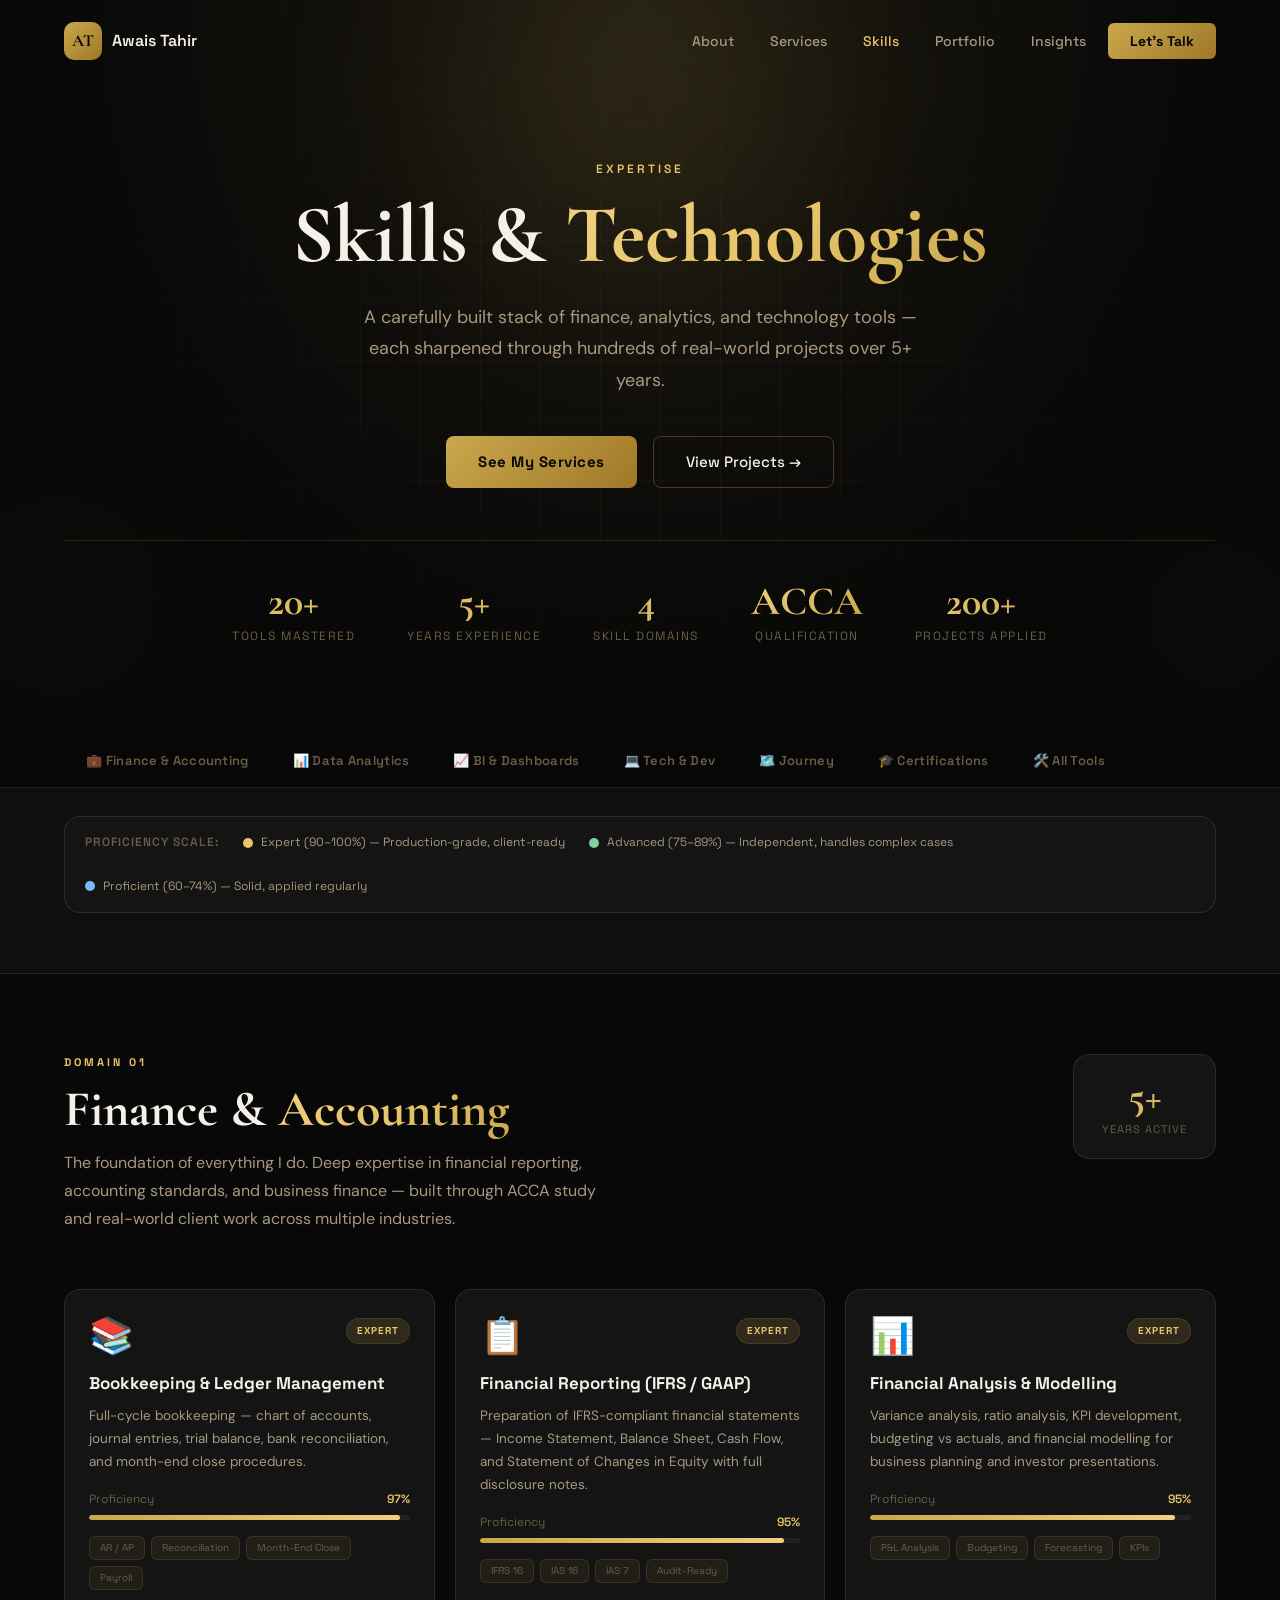
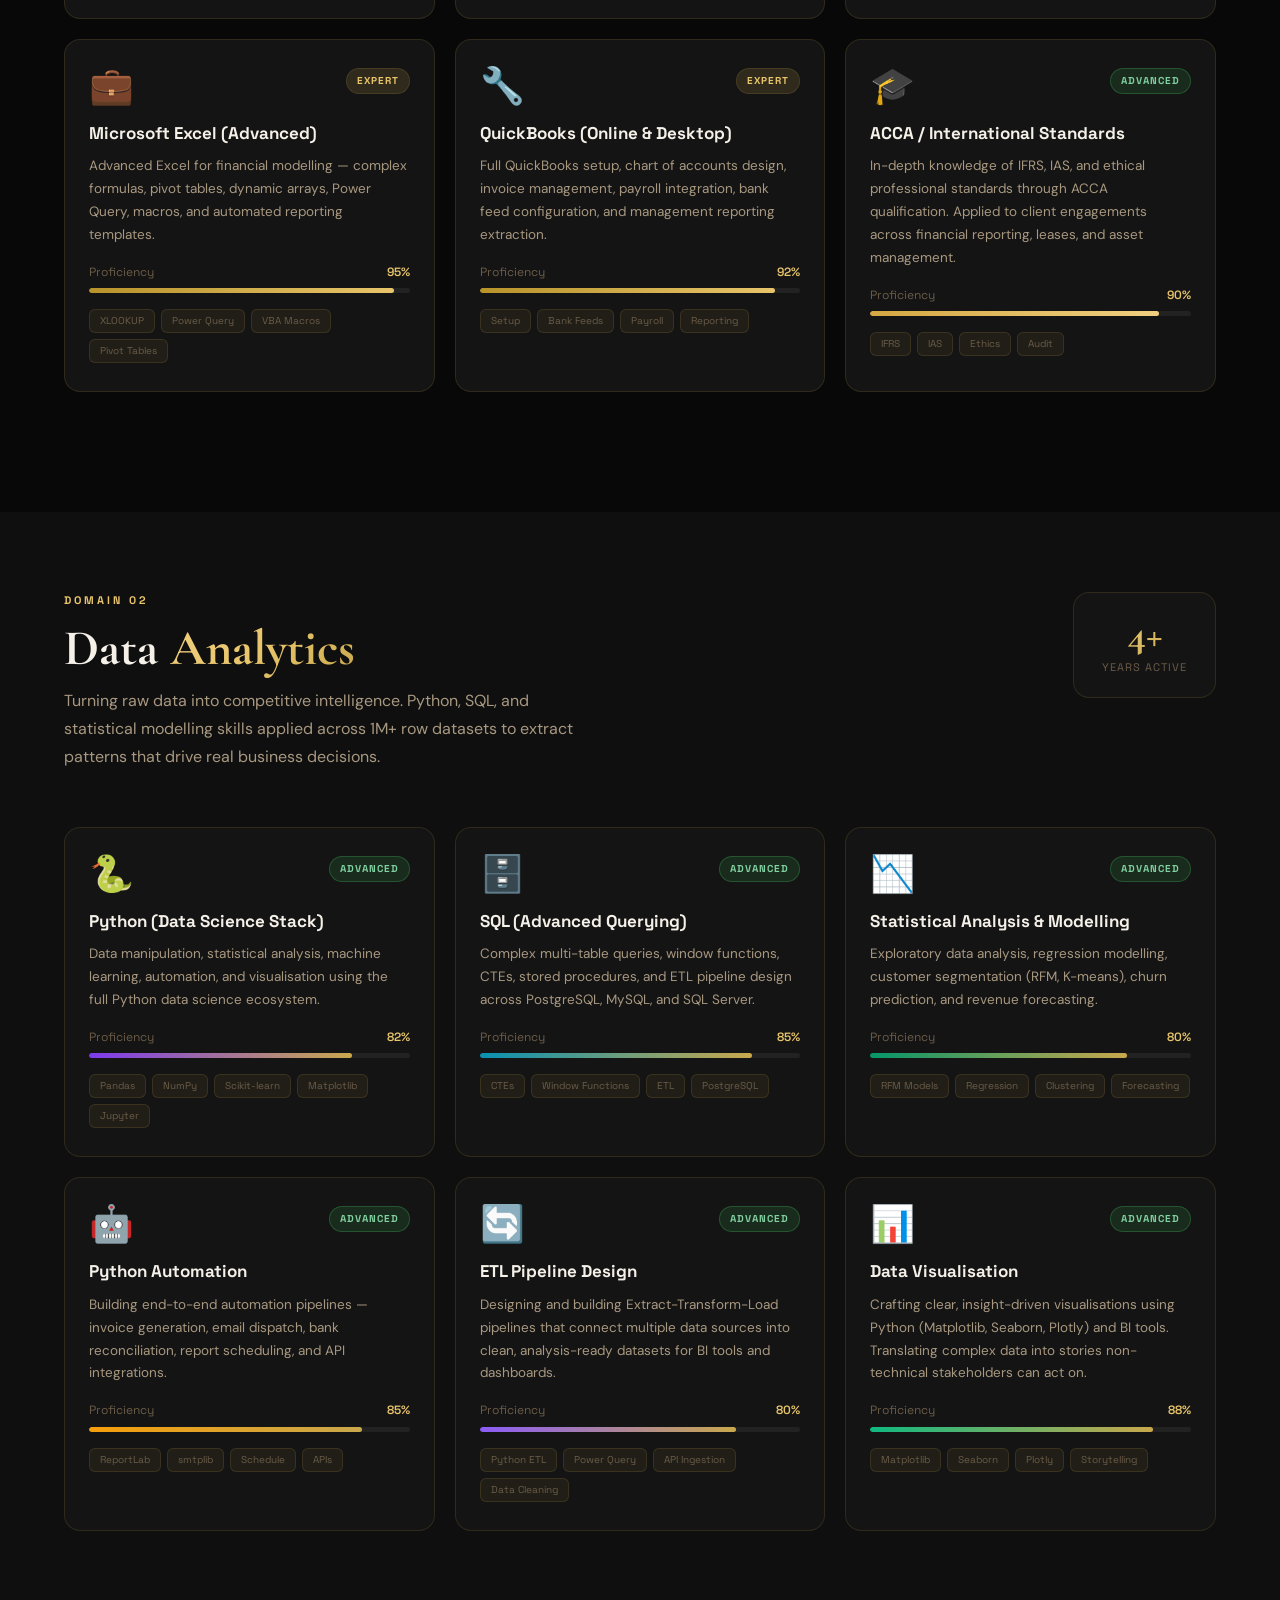
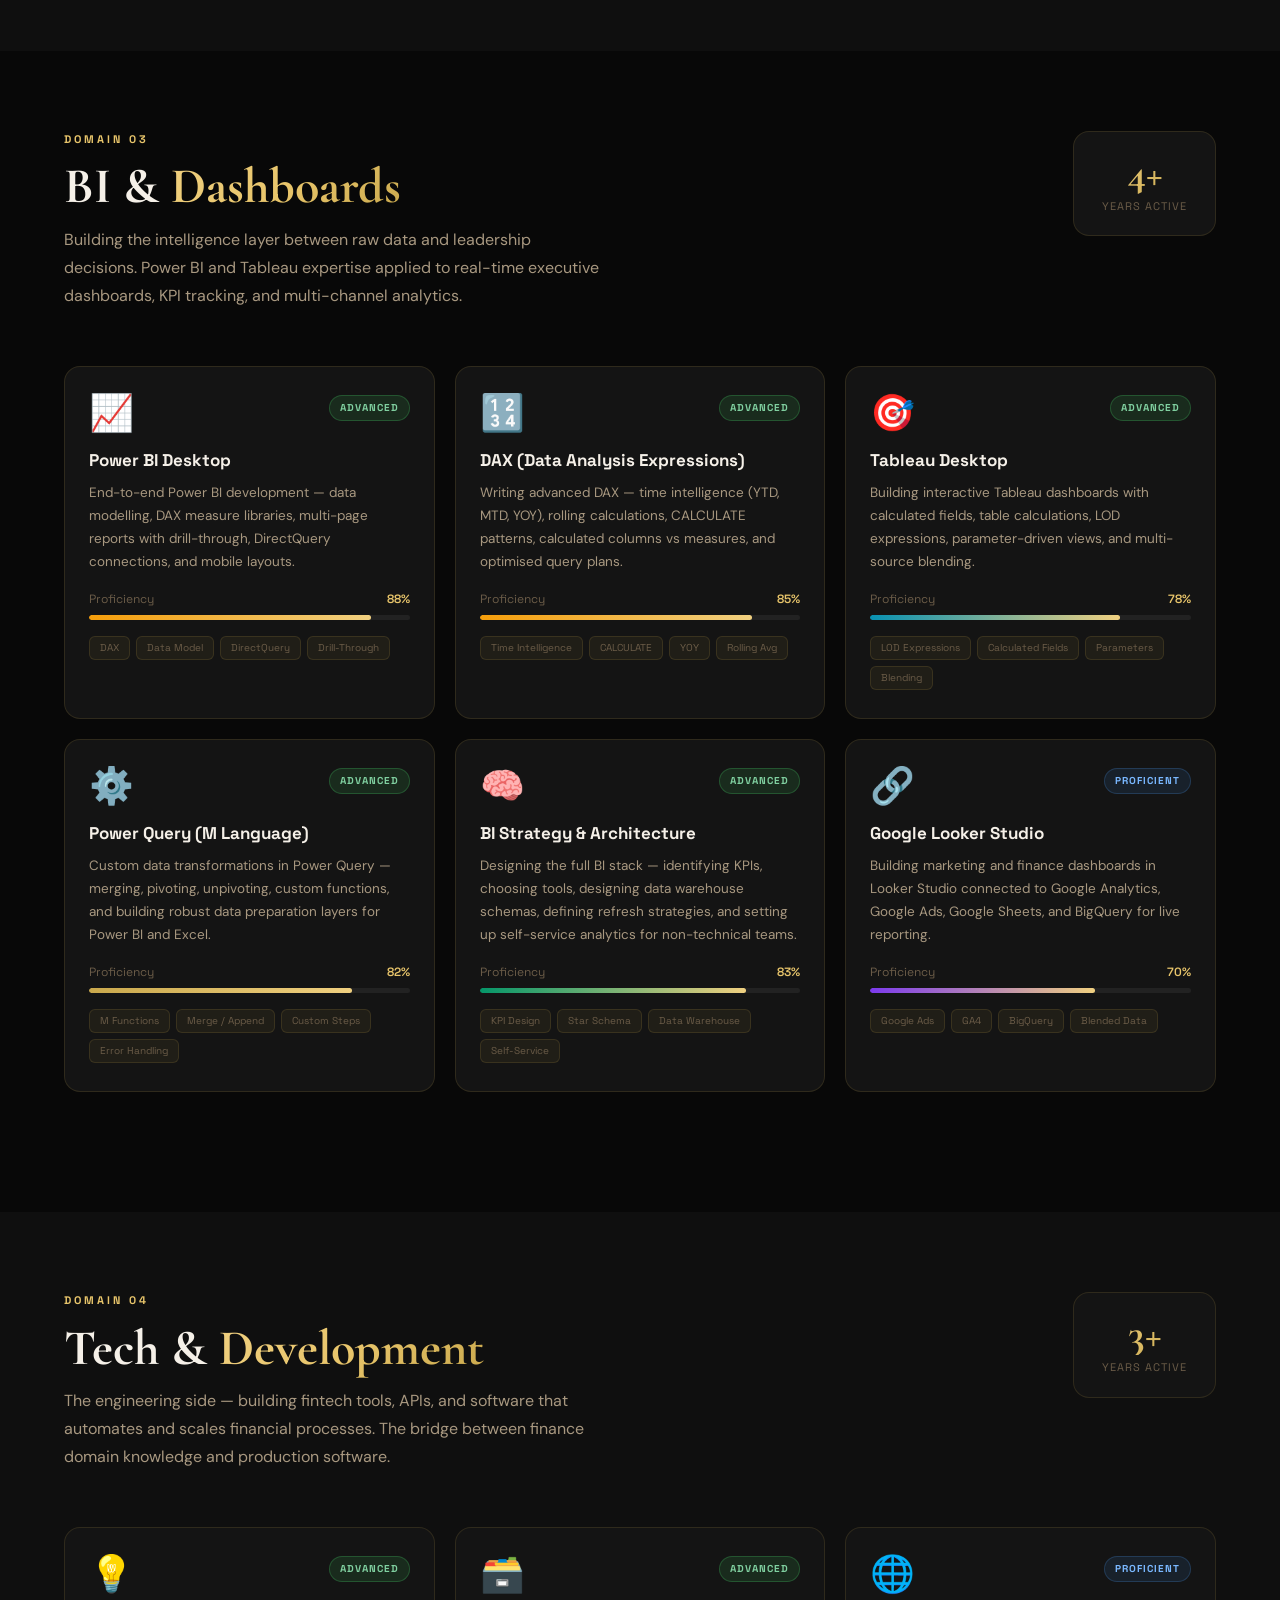
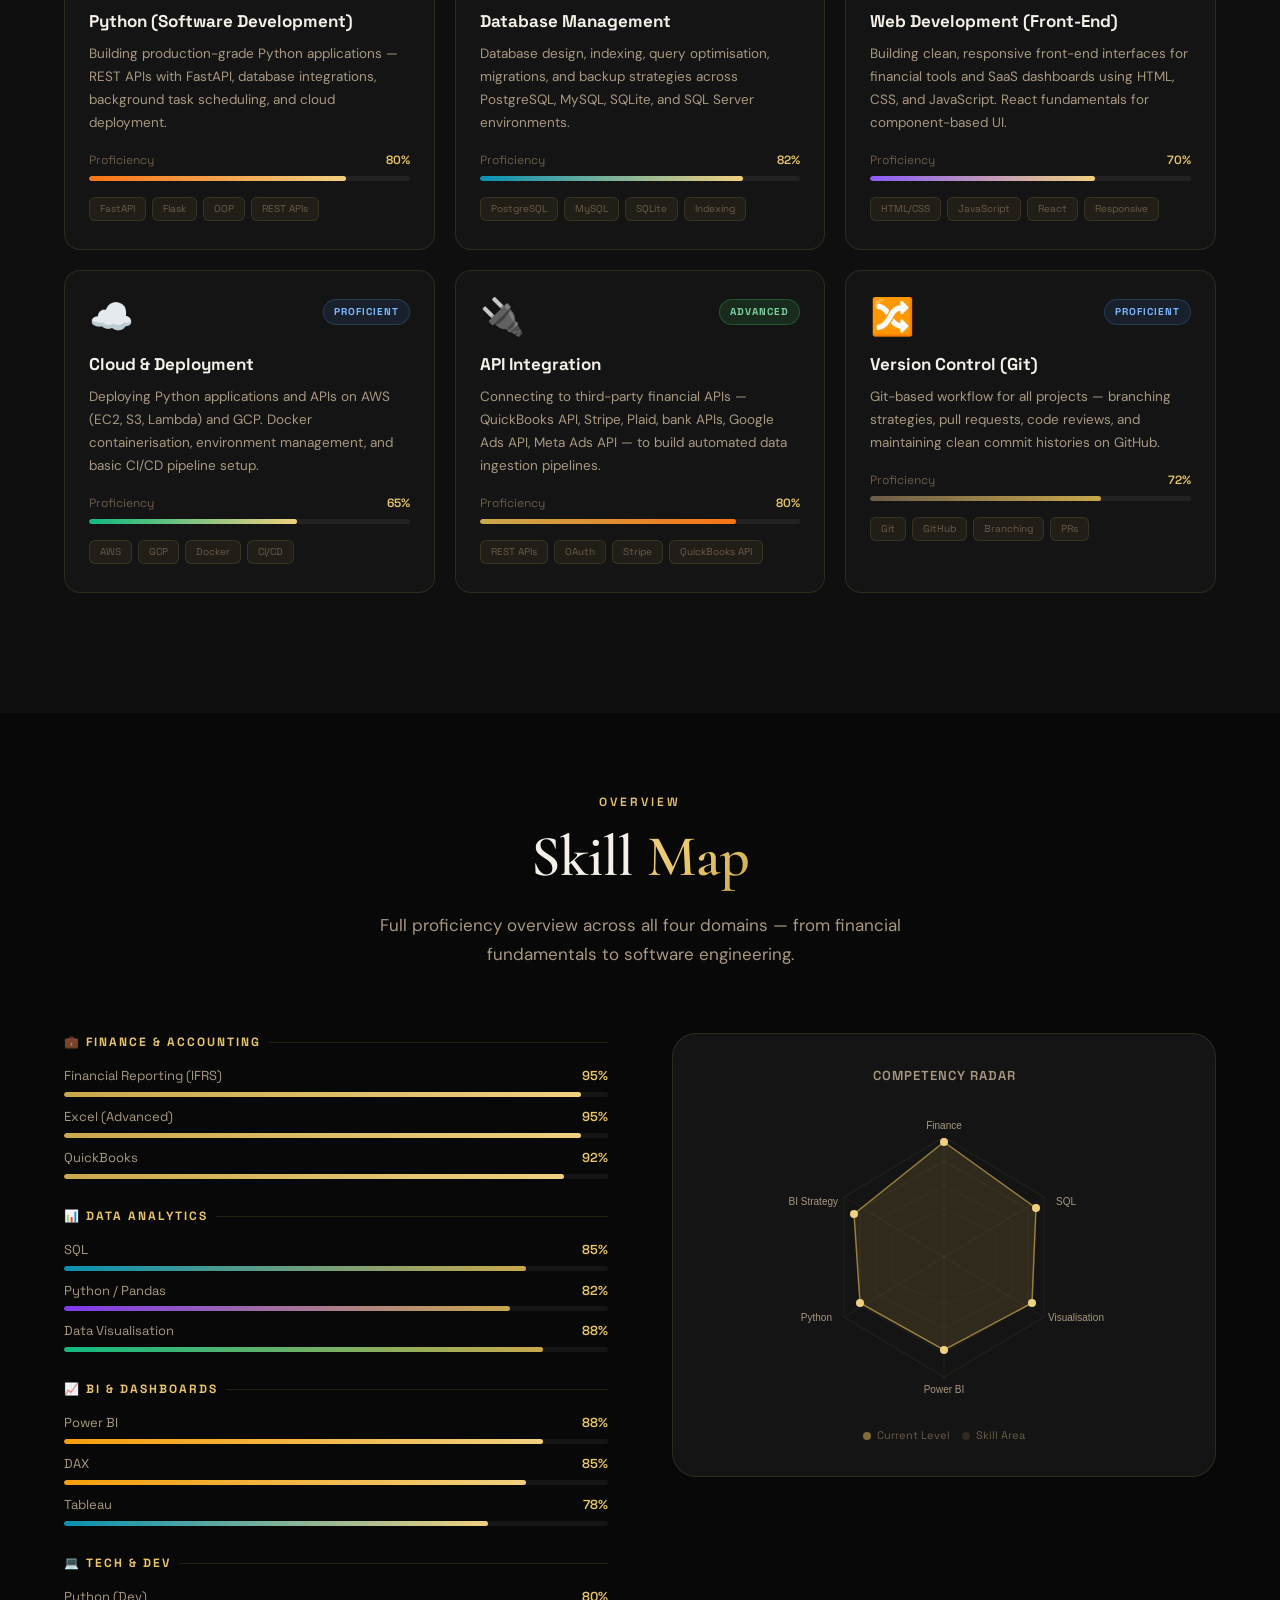
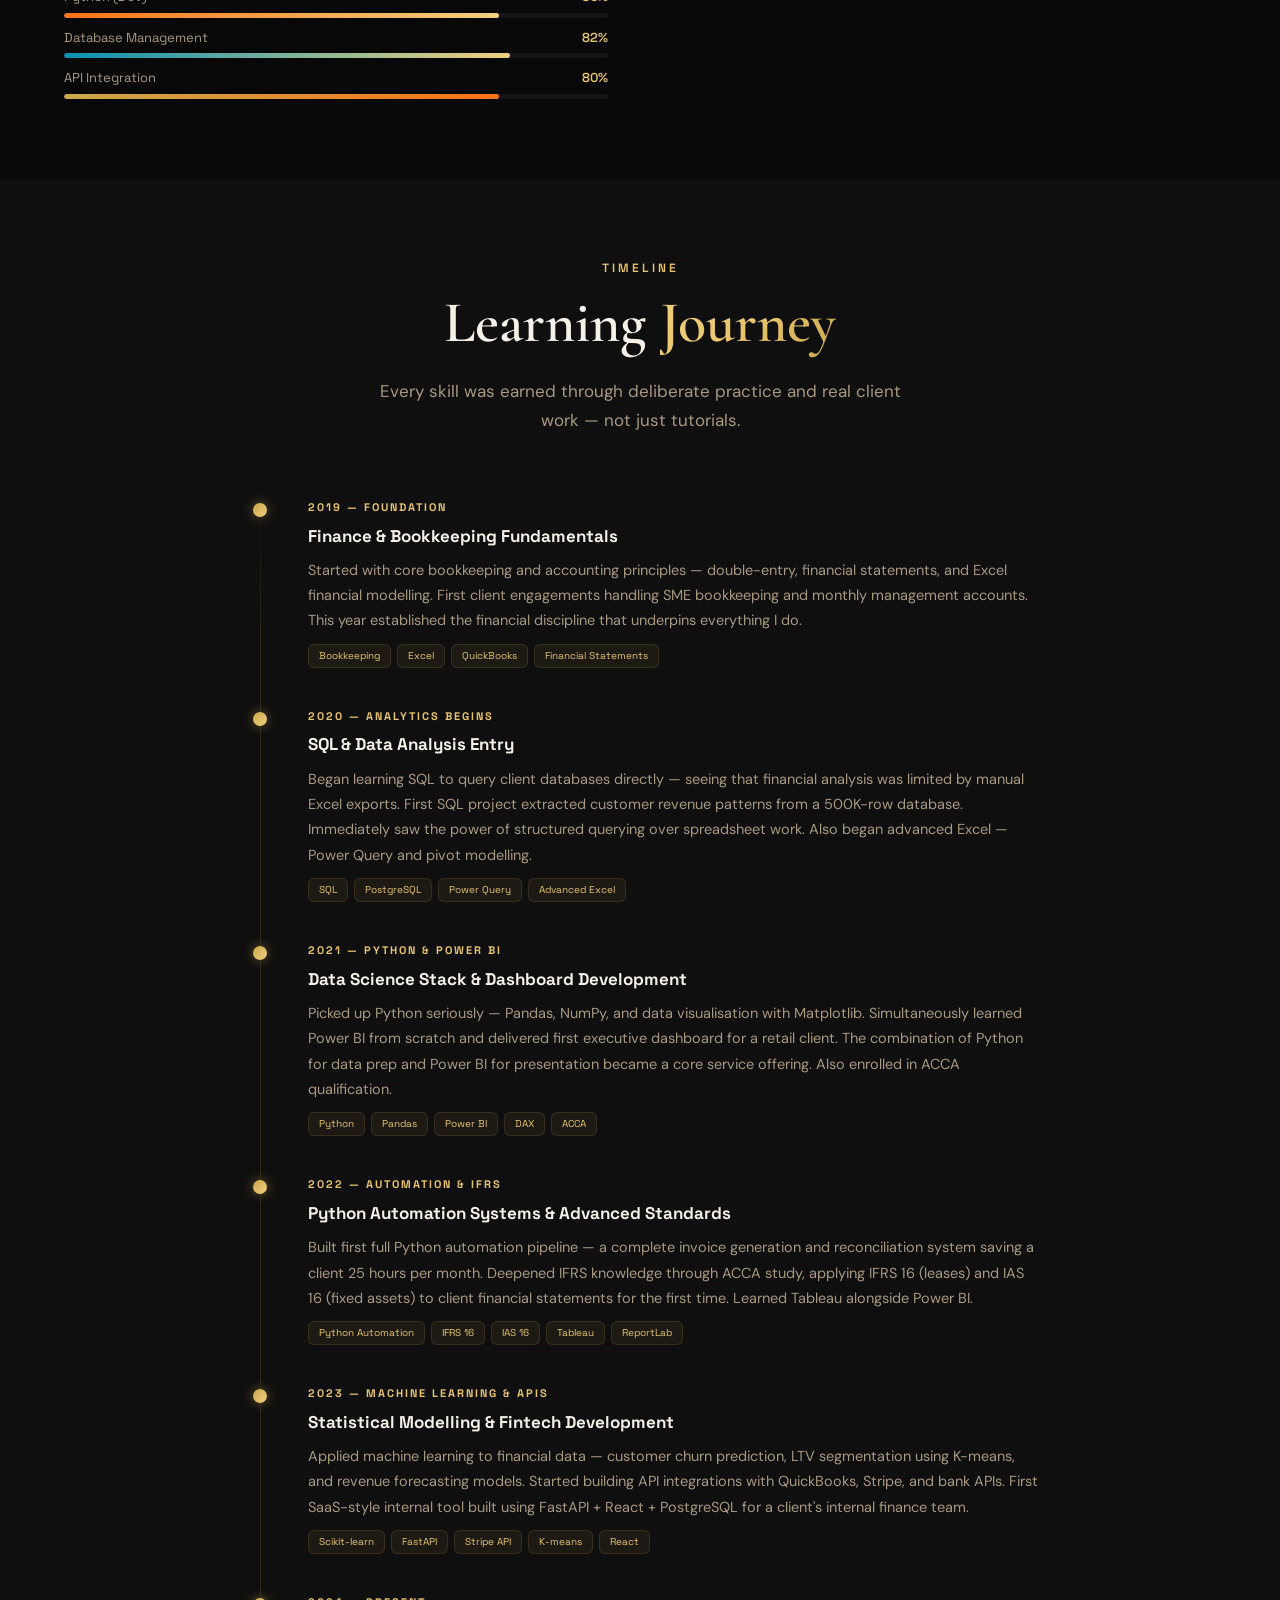
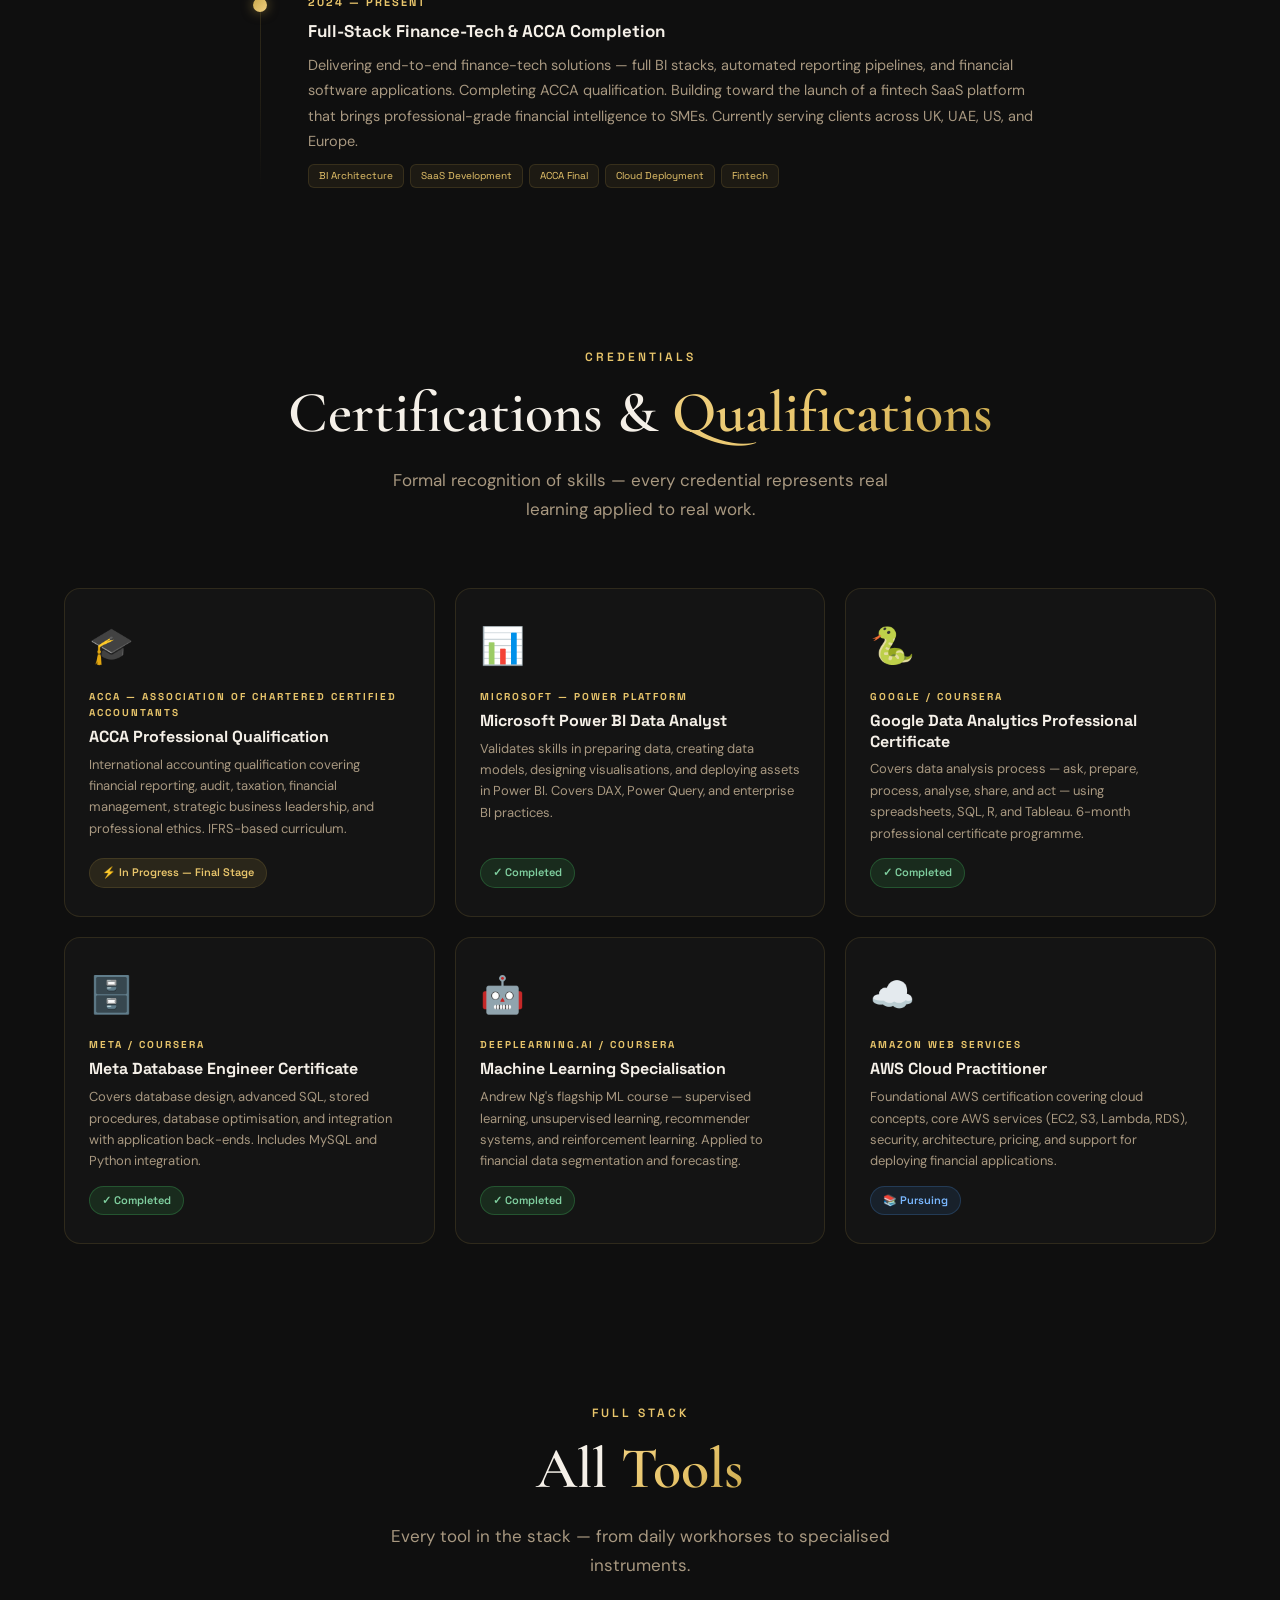
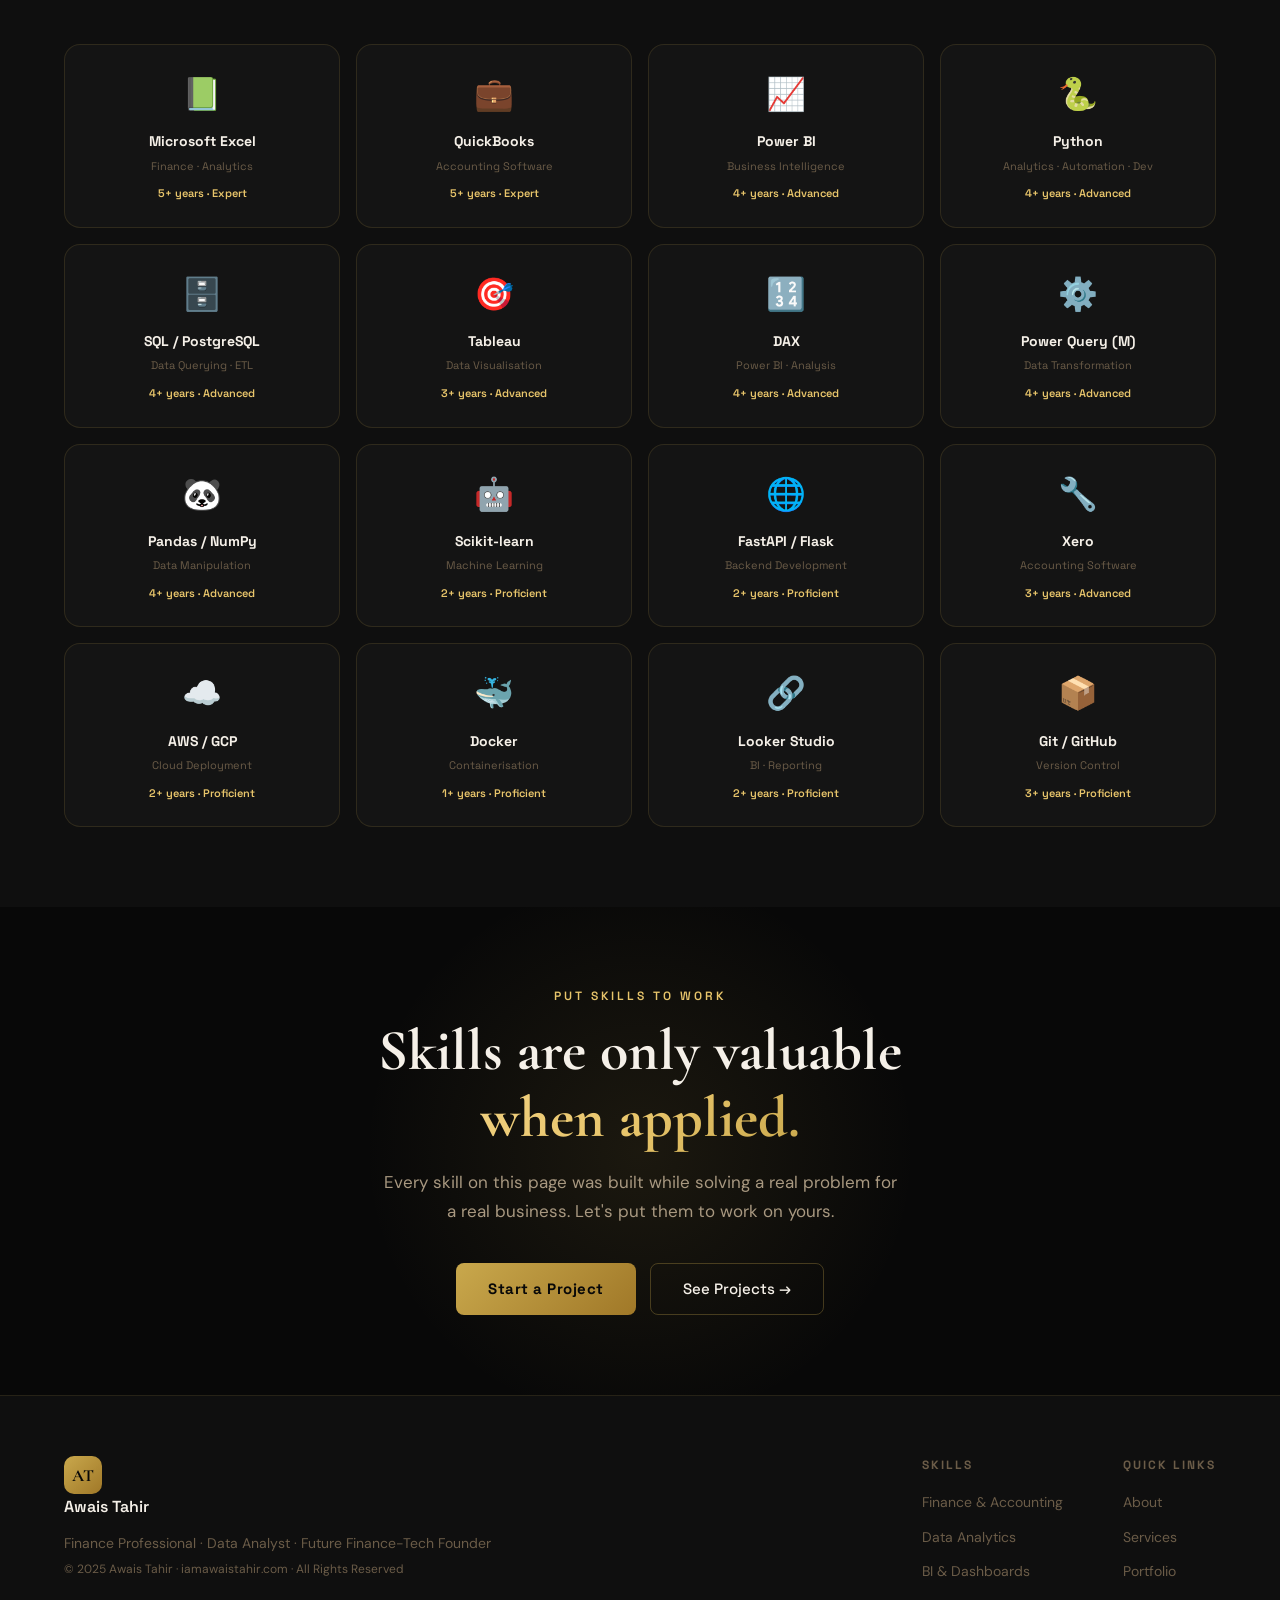
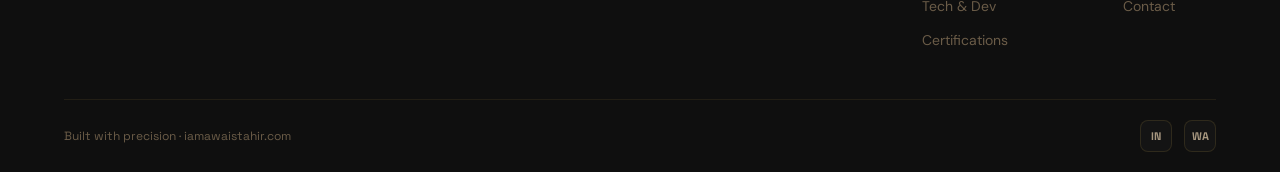
<file: skills.html>
<!DOCTYPE html>
<html lang="en">
<head>
  <meta charset="UTF-8" />
  <meta name="viewport" content="width=device-width, initial-scale=1.0" />
  <title>Skills & Expertise | Awais Tahir — Finance Professional & Data Analyst</title>
  <meta name="description" content="Explore Awais Tahir's full skill set — finance, accounting, data analytics, Python, SQL, Power BI, Tableau, and business intelligence tools with proficiency levels and real-world application." />
  <meta name="author" content="Awais Tahir" />
  <link rel="canonical" href="https://iamawaistahir.com/skills.html" />
  <link rel="icon" href="/favicon.svg" type="image/svg+xml">
  <link rel="preconnect" href="https://fonts.googleapis.com" />
  <link rel="preconnect" href="https://fonts.gstatic.com" crossorigin />
  <link href="https://fonts.googleapis.com/css2?family=Cormorant+Garamond:wght@300;400;500;600;700&family=DM+Sans:wght@300;400;500;600&family=Space+Grotesk:wght@400;500;600;700&display=swap" rel="stylesheet" />
  <link rel="stylesheet" href="style.css" />
  <style>
    /* ══════════════════════════════════════════
       SKILLS PAGE — EXTENDED STYLES
       ══════════════════════════════════════════ */

    /* ── Page Hero ── */
    .skl-hero {
      padding: 160px 0 90px;
      position: relative;
      overflow: hidden;
      text-align: center;
      background: radial-gradient(ellipse at 50% 0%, rgba(201,168,76,.1) 0%, transparent 65%);
    }
    .skl-hero::before {
      content: '';
      position: absolute;
      inset: 0;
      background-image:
        linear-gradient(rgba(201,168,76,.04) 1px, transparent 1px),
        linear-gradient(90deg, rgba(201,168,76,.04) 1px, transparent 1px);
      background-size: 60px 60px;
      mask-image: radial-gradient(ellipse at center, black 30%, transparent 75%);
    }
    .skl-orb {
      position: absolute;
      border-radius: 50%;
      filter: blur(80px);
      pointer-events: none;
    }
    .skl-orb-1 { width: 600px; height: 600px; top: -200px; left: 50%; transform: translateX(-50%); background: radial-gradient(circle, rgba(201,168,76,.14) 0%, transparent 65%); }
    .skl-orb-2 { width: 280px; height: 280px; bottom: 0; left: -80px; background: radial-gradient(circle, rgba(201,168,76,.08) 0%, transparent 65%); }
    .skl-orb-3 { width: 240px; height: 240px; bottom: 0; right: -60px; background: radial-gradient(circle, rgba(201,168,76,.08) 0%, transparent 65%); }
    .skl-hero .container { position: relative; z-index: 2; }
    .skl-hero-title {
      font-family: var(--font-display);
      font-size: clamp(48px, 7vw, 82px);
      font-weight: 700;
      line-height: 1.08;
      margin-bottom: 22px;
      color: var(--text-1);
    }
    .skl-hero-sub {
      font-size: 18px;
      color: var(--text-2);
      max-width: 580px;
      margin: 0 auto 40px;
      line-height: 1.75;
    }
    .skl-hero-stats {
      display: flex;
      justify-content: center;
      gap: 52px;
      flex-wrap: wrap;
      margin-top: 52px;
      padding-top: 40px;
      border-top: 1px solid var(--border);
    }
    .skl-hero-stat { text-align: center; }
    .skl-hero-stat-num {
      font-family: var(--font-display);
      font-size: 40px;
      font-weight: 700;
      background: linear-gradient(135deg, #f0d080, #c9a84c);
      -webkit-background-clip: text;
      -webkit-text-fill-color: transparent;
      background-clip: text;
      line-height: 1;
    }
    .skl-hero-stat-label {
      font-family: var(--font-ui);
      font-size: 12px;
      color: var(--text-3);
      text-transform: uppercase;
      letter-spacing: 1.5px;
      margin-top: 6px;
    }

    /* ── Category Tab Bar ── */
    .tab-bar-section {
      position: sticky;
      top: 72px;
      z-index: 100;
      background: rgba(8,8,8,.94);
      backdrop-filter: blur(16px);
      border-bottom: 1px solid var(--border);
      padding: 0;
    }
    .tab-bar {
      display: flex;
      gap: 0;
      overflow-x: auto;
      scrollbar-width: none;
      max-width: 1200px;
      margin: 0 auto;
      padding: 0 24px;
    }
    .tab-bar::-webkit-scrollbar { display: none; }
    .tab-btn {
      display: flex;
      align-items: center;
      gap: 8px;
      padding: 16px 22px;
      background: none;
      border: none;
      border-bottom: 2px solid transparent;
      color: var(--text-3);
      font-family: var(--font-ui);
      font-size: 13px;
      font-weight: 600;
      cursor: pointer;
      white-space: nowrap;
      transition: all .2s;
      letter-spacing: .3px;
    }
    .tab-btn:hover { color: var(--text-2); }
    .tab-btn.active { color: var(--blue-light); border-bottom-color: var(--blue-light); }

    /* ── Category Sections ── */
    .skl-category { padding: 80px 0; }
    .skl-category.alt { background: var(--navy-2); }

    .skl-cat-header {
      display: flex;
      align-items: flex-start;
      justify-content: space-between;
      gap: 32px;
      margin-bottom: 56px;
      flex-wrap: wrap;
    }
    .skl-cat-label {
      font-family: var(--font-ui);
      font-size: 11px;
      font-weight: 700;
      text-transform: uppercase;
      letter-spacing: 3px;
      color: var(--blue-light);
      margin-bottom: 10px;
    }
    .skl-cat-title {
      font-family: var(--font-display);
      font-size: clamp(32px, 4vw, 50px);
      font-weight: 700;
      color: var(--text-1);
      line-height: 1.15;
      margin-bottom: 10px;
    }
    .skl-cat-desc {
      font-size: 16px;
      color: var(--text-2);
      max-width: 540px;
      line-height: 1.75;
    }
    .skl-cat-yrs {
      flex-shrink: 0;
      background: var(--navy-3);
      border: 1px solid var(--border);
      border-radius: var(--radius);
      padding: 20px 28px;
      text-align: center;
    }
    .skl-cat-yrs-num {
      font-family: var(--font-display);
      font-size: 42px;
      font-weight: 700;
      background: linear-gradient(135deg, #f0d080, #c9a84c);
      -webkit-background-clip: text;
      -webkit-text-fill-color: transparent;
      background-clip: text;
      line-height: 1;
    }
    .skl-cat-yrs-label { font-family: var(--font-ui); font-size: 11px; color: var(--text-3); text-transform: uppercase; letter-spacing: 1px; margin-top: 4px; }

    /* ── Skill Cards Grid ── */
    .skl-cards-grid {
      display: grid;
      grid-template-columns: repeat(3, 1fr);
      gap: 20px;
      margin-bottom: 40px;
    }
    .skl-card {
      background: var(--navy-3);
      border: 1px solid var(--border);
      border-radius: var(--radius);
      padding: 28px 24px;
      position: relative;
      overflow: hidden;
      transition: all .3s;
    }
    .skl-card::before {
      content: '';
      position: absolute;
      top: 0; left: 0; right: 0;
      height: 2px;
      background: var(--skl-gradient, linear-gradient(90deg, #c9a84c, #f0d080));
      opacity: 0;
      transition: opacity .3s;
    }
    .skl-card:hover { transform: translateY(-5px); border-color: rgba(201,168,76,.3); box-shadow: 0 16px 48px rgba(201,168,76,.08); }
    .skl-card:hover::before { opacity: 1; }

    .skl-card-top {
      display: flex;
      align-items: flex-start;
      justify-content: space-between;
      margin-bottom: 16px;
    }
    .skl-card-icon { font-size: 36px; line-height: 1; }
    .skl-card-level {
      font-family: var(--font-ui);
      font-size: 10px;
      font-weight: 700;
      padding: 4px 10px;
      border-radius: 100px;
      letter-spacing: 1px;
      text-transform: uppercase;
    }
    .level-expert   { background: rgba(201,168,76,.15); color: var(--blue-light); border: 1px solid var(--border); }
    .level-advanced { background: rgba(80,250,123,.1);  color: #80d0a0;           border: 1px solid rgba(80,250,123,.2); }
    .level-proficient{ background: rgba(74,158,255,.1); color: #7ab8ff;           border: 1px solid rgba(74,158,255,.2); }

    .skl-card-name { font-family: var(--font-ui); font-weight: 700; font-size: 17px; color: var(--text-1); margin-bottom: 8px; }
    .skl-card-desc { font-size: 13.5px; color: var(--text-2); line-height: 1.7; margin-bottom: 16px; }

    /* Proficiency bar */
    .skl-pct-row { display: flex; justify-content: space-between; font-family: var(--font-ui); font-size: 12px; margin-bottom: 6px; }
    .skl-pct-label { color: var(--text-3); }
    .skl-pct-val   { color: var(--blue-light); font-weight: 600; }
    .skl-bar-track { height: 5px; background: rgba(255,255,255,.06); border-radius: 3px; overflow: hidden; margin-bottom: 16px; }
    .skl-bar-fill  { height: 100%; border-radius: 3px; width: 0; transition: width 1.4s ease; }

    /* Use-cases tags */
    .skl-uses { display: flex; flex-wrap: wrap; gap: 6px; }
    .skl-use {
      font-size: 10px;
      padding: 3px 10px;
      border-radius: 6px;
      background: rgba(201,168,76,.07);
      color: var(--text-3);
      font-family: var(--font-ui);
      border: 1px solid var(--border);
    }

    /* ── Proficiency Legend ── */
    .skl-legend {
      display: flex;
      gap: 24px;
      flex-wrap: wrap;
      padding: 16px 20px;
      background: var(--navy-3);
      border: 1px solid var(--border);
      border-radius: var(--radius);
      margin-bottom: 32px;
    }
    .skl-legend-item { display: flex; align-items: center; gap: 8px; font-family: var(--font-ui); font-size: 12px; color: var(--text-2); }
    .skl-legend-dot { width: 10px; height: 10px; border-radius: 50%; }

    /* ── Learning Journey Timeline ── */
    .journey-section { padding: 80px 0; }
    .timeline-list { max-width: 800px; margin: 0 auto; display: flex; flex-direction: column; gap: 0; position: relative; }
    .timeline-list::before {
      content: '';
      position: absolute;
      left: 20px;
      top: 0; bottom: 0;
      width: 1px;
      background: linear-gradient(to bottom, transparent, var(--border) 10%, var(--border) 90%, transparent);
    }
    .tl-item {
      display: flex;
      gap: 28px;
      padding-bottom: 40px;
      position: relative;
    }
    .tl-item:last-child { padding-bottom: 0; }
    .tl-dot-wrap { flex-shrink: 0; width: 40px; display: flex; justify-content: center; padding-top: 4px; position: relative; z-index: 1; }
    .tl-dot {
      width: 14px; height: 14px;
      border-radius: 50%;
      background: linear-gradient(135deg, #c9a84c, #f0d080);
      box-shadow: 0 0 12px rgba(201,168,76,.5);
      flex-shrink: 0;
    }
    .tl-content { flex: 1; }
    .tl-year { font-family: var(--font-ui); font-size: 11px; font-weight: 700; text-transform: uppercase; letter-spacing: 2px; color: var(--blue-light); margin-bottom: 6px; }
    .tl-title { font-family: var(--font-ui); font-weight: 700; font-size: 17px; color: var(--text-1); margin-bottom: 8px; }
    .tl-desc { font-size: 14.5px; color: var(--text-2); line-height: 1.75; margin-bottom: 10px; }
    .tl-tags { display: flex; flex-wrap: wrap; gap: 6px; }
    .tl-tag { font-size: 10px; padding: 3px 10px; border-radius: 6px; background: rgba(201,168,76,.08); color: var(--blue-light); font-family: var(--font-ui); border: 1px solid var(--border); }

    /* ── Certifications ── */
    .certs-section { padding: 80px 0; background: var(--navy-2); }
    .certs-grid { display: grid; grid-template-columns: repeat(3, 1fr); gap: 20px; }
    .cert-card {
      background: var(--navy-3);
      border: 1px solid var(--border);
      border-radius: var(--radius);
      padding: 28px 24px;
      display: flex;
      flex-direction: column;
      gap: 14px;
      transition: all .3s;
      position: relative;
      overflow: hidden;
    }
    .cert-card::after {
      content: '';
      position: absolute;
      bottom: 0; left: 0; right: 0;
      height: 2px;
      background: linear-gradient(90deg, transparent, var(--blue-light), transparent);
      opacity: 0;
      transition: opacity .3s;
    }
    .cert-card:hover { transform: translateY(-4px); border-color: rgba(201,168,76,.3); box-shadow: 0 12px 40px rgba(201,168,76,.08); }
    .cert-card:hover::after { opacity: 1; }
    .cert-icon { font-size: 36px; }
    .cert-body { flex: 1; }
    .cert-org { font-family: var(--font-ui); font-size: 10px; font-weight: 700; text-transform: uppercase; letter-spacing: 2px; color: var(--blue-light); margin-bottom: 6px; }
    .cert-name { font-family: var(--font-ui); font-weight: 700; font-size: 16px; color: var(--text-1); margin-bottom: 6px; line-height: 1.3; }
    .cert-desc { font-size: 13px; color: var(--text-2); line-height: 1.65; }
    .cert-status {
      display: inline-flex;
      align-items: center;
      gap: 6px;
      font-family: var(--font-ui);
      font-size: 11px;
      font-weight: 600;
      padding: 5px 12px;
      border-radius: 100px;
      width: fit-content;
    }
    .status-active   { background: rgba(201,168,76,.12); color: var(--blue-light); border: 1px solid var(--border); }
    .status-complete { background: rgba(80,250,123,.1);  color: #80d0a0;           border: 1px solid rgba(80,250,123,.2); }
    .status-progress { background: rgba(74,158,255,.1);  color: #7ab8ff;           border: 1px solid rgba(74,158,255,.2); }

    /* ── Radar / Skill Map ── */
    .skillmap-section { padding: 80px 0; }
    .skillmap-inner {
      display: grid;
      grid-template-columns: 1fr 1fr;
      gap: 64px;
      align-items: start;
    }
    .skillmap-categories { display: flex; flex-direction: column; gap: 28px; }
    .skl-cat-group { }
    .skl-cat-group-title {
      font-family: var(--font-ui);
      font-size: 12px;
      font-weight: 700;
      text-transform: uppercase;
      letter-spacing: 2px;
      color: var(--blue-light);
      margin-bottom: 14px;
      display: flex;
      align-items: center;
      gap: 8px;
    }
    .skl-cat-group-title::after { content: ''; flex: 1; height: 1px; background: var(--border); }
    .skl-group-bars { display: flex; flex-direction: column; gap: 10px; }
    .skl-group-bar-item { }
    .skl-group-bar-header { display: flex; justify-content: space-between; font-family: var(--font-ui); font-size: 13px; margin-bottom: 5px; }
    .skl-group-bar-name { color: var(--text-2); }
    .skl-group-bar-pct  { color: var(--blue-light); font-weight: 600; }
    .skl-group-bar-track { height: 5px; background: rgba(255,255,255,.05); border-radius: 3px; overflow: hidden; }
    .skl-group-bar-fill { height: 100%; border-radius: 3px; width: 0; transition: width 1.4s ease; }

    /* Radar SVG panel */
    .skillmap-radar {
      background: var(--navy-3);
      border: 1px solid var(--border);
      border-radius: var(--radius-lg);
      padding: 32px;
      display: flex;
      flex-direction: column;
      align-items: center;
      gap: 20px;
    }
    .radar-title { font-family: var(--font-ui); font-size: 13px; font-weight: 600; color: var(--text-2); letter-spacing: 1px; text-transform: uppercase; }
    .radar-legend { display: flex; flex-wrap: wrap; gap: 12px; justify-content: center; }
    .radar-legend-item { display: flex; align-items: center; gap: 6px; font-family: var(--font-ui); font-size: 11px; color: var(--text-3); }
    .radar-legend-dot { width: 8px; height: 8px; border-radius: 50%; }

    /* ── Tools Showcase ── */
    .tools-section { padding: 80px 0; background: var(--navy-2); }
    .tools-grid { display: grid; grid-template-columns: repeat(4, 1fr); gap: 16px; }
    .tool-card {
      background: var(--navy-3);
      border: 1px solid var(--border);
      border-radius: var(--radius);
      padding: 24px 20px;
      text-align: center;
      transition: all .3s;
      cursor: default;
    }
    .tool-card:hover { transform: translateY(-4px); border-color: rgba(201,168,76,.3); box-shadow: 0 10px 32px rgba(201,168,76,.08); }
    .tool-emoji { font-size: 32px; display: block; margin-bottom: 10px; }
    .tool-name { font-family: var(--font-ui); font-weight: 700; font-size: 14px; color: var(--text-1); margin-bottom: 5px; }
    .tool-cat  { font-size: 11px; color: var(--text-3); font-family: var(--font-ui); margin-bottom: 10px; }
    .tool-exp  { font-family: var(--font-ui); font-size: 11px; font-weight: 600; color: var(--blue-light); }

    /* ── CTA ── */
    .skl-cta { padding: 80px 0; text-align: center; position: relative; overflow: hidden; }
    .skl-cta-orb { position: absolute; width: 600px; height: 600px; left: 50%; top: 50%; transform: translate(-50%,-50%); background: radial-gradient(circle, rgba(201,168,76,.1) 0%, transparent 65%); pointer-events: none; }
    .skl-cta .container { position: relative; z-index: 2; }
    .skl-cta-title { font-family: var(--font-display); font-size: clamp(36px, 5vw, 58px); font-weight: 700; color: var(--text-1); margin-bottom: 16px; line-height: 1.15; }
    .skl-cta-desc { font-size: 17px; color: var(--text-2); max-width: 520px; margin: 0 auto 36px; line-height: 1.75; }
    .skl-cta-btns { display: flex; justify-content: center; gap: 14px; flex-wrap: wrap; }

    /* ── Responsive ── */
    @media (max-width: 1060px) {
      .skl-cards-grid { grid-template-columns: 1fr 1fr; }
      .tools-grid { grid-template-columns: repeat(3, 1fr); }
    }
    @media (max-width: 960px) {
      .skillmap-inner { grid-template-columns: 1fr; gap: 48px; }
      .certs-grid { grid-template-columns: 1fr 1fr; }
    }
    @media (max-width: 640px) {
      .skl-hero { padding: 130px 0 70px; }
      .skl-hero-stats { gap: 28px; }
      .skl-cards-grid { grid-template-columns: 1fr; }
      .tools-grid { grid-template-columns: 1fr 1fr; }
      .certs-grid { grid-template-columns: 1fr; }
      .skl-cat-header { flex-direction: column; }
      .skl-cta-btns { flex-direction: column; align-items: center; }
      .tab-btn { padding: 14px 14px; font-size: 12px; }
    }
  </style>
</head>
<body>

<!-- ═══════════════════════ NAVIGATION ═══════════════════════ -->
<nav id="navbar">
  <div class="nav-inner">
    <a href="index.html" class="nav-logo">
      <span class="logo-at">AT</span>
      <span class="logo-name">Awais Tahir</span>
    </a>
    <ul class="nav-links">
      <li><a href="about.html">About</a></li>
      <li><a href="services.html">Services</a></li>
      <li><a href="skills.html" style="color:var(--blue-light)">Skills</a></li>
      <li><a href="portfolio.html">Portfolio</a></li>
      <li><a href="insights.html">Insights</a></li>
      <li><a href="index.html#contact" class="nav-cta">Let's Talk</a></li>
    </ul>
    <button class="hamburger" id="hamburger" aria-label="Menu">
      <span></span><span></span><span></span>
    </button>
  </div>
</nav>

<!-- Mobile Menu -->
<div class="mobile-menu" id="mobileMenu">
  <ul>
    <li><a href="about.html" onclick="closeMobile()">About</a></li>
    <li><a href="services.html" onclick="closeMobile()">Services</a></li>
    <li><a href="skills.html" onclick="closeMobile()">Skills</a></li>
    <li><a href="portfolio.html" onclick="closeMobile()">Portfolio</a></li>
    <li><a href="insights.html" onclick="closeMobile()">Insights</a></li>
    <li><a href="index.html#contact" onclick="closeMobile()">Contact</a></li>
  </ul>
</div>

<!-- ═══════════════════════ HERO ═══════════════════════ -->
<section class="skl-hero">
  <div class="skl-orb skl-orb-1"></div>
  <div class="skl-orb skl-orb-2"></div>
  <div class="skl-orb skl-orb-3"></div>
  <div class="container">
    <div class="section-label reveal-up">Expertise</div>
    <h1 class="skl-hero-title reveal-up" style="animation-delay:.1s">
      Skills &amp; <span class="gradient-text">Technologies</span>
    </h1>
    <p class="skl-hero-sub reveal-up" style="animation-delay:.2s">
      A carefully built stack of finance, analytics, and technology tools — each sharpened through hundreds of real-world projects over 5+ years.
    </p>
    <div class="hero-actions reveal-up" style="animation-delay:.3s;justify-content:center;">
      <a href="services.html" class="btn-primary">See My Services</a>
      <a href="portfolio.html" class="btn-ghost">View Projects →</a>
    </div>
    <div class="skl-hero-stats reveal-up" style="animation-delay:.45s">
      <div class="skl-hero-stat">
        <div class="skl-hero-stat-num">20+</div>
        <div class="skl-hero-stat-label">Tools Mastered</div>
      </div>
      <div class="skl-hero-stat">
        <div class="skl-hero-stat-num">5+</div>
        <div class="skl-hero-stat-label">Years Experience</div>
      </div>
      <div class="skl-hero-stat">
        <div class="skl-hero-stat-num">4</div>
        <div class="skl-hero-stat-label">Skill Domains</div>
      </div>
      <div class="skl-hero-stat">
        <div class="skl-hero-stat-num">ACCA</div>
        <div class="skl-hero-stat-label">Qualification</div>
      </div>
      <div class="skl-hero-stat">
        <div class="skl-hero-stat-num">200+</div>
        <div class="skl-hero-stat-label">Projects Applied</div>
      </div>
    </div>
  </div>
</section>

<!-- ═══════════════════════ TAB BAR ═══════════════════════ -->
<div class="tab-bar-section">
  <div class="tab-bar">
    <button class="tab-btn active" onclick="scrollToSection('finance')">💼 Finance & Accounting</button>
    <button class="tab-btn" onclick="scrollToSection('analytics')">📊 Data Analytics</button>
    <button class="tab-btn" onclick="scrollToSection('bi')">📈 BI & Dashboards</button>
    <button class="tab-btn" onclick="scrollToSection('tech')">💻 Tech & Dev</button>
    <button class="tab-btn" onclick="scrollToSection('journey')">🗺️ Journey</button>
    <button class="tab-btn" onclick="scrollToSection('certs')">🎓 Certifications</button>
    <button class="tab-btn" onclick="scrollToSection('tools')">🛠️ All Tools</button>
  </div>
</div>

<!-- ═══════════════════════ PROFICIENCY LEGEND ═══════════════════════ -->
<section style="padding:28px 0;background:var(--navy-2);border-bottom:1px solid var(--border)">
  <div class="container">
    <div class="skl-legend">
      <span style="font-family:var(--font-ui);font-size:12px;color:var(--text-3);font-weight:600;text-transform:uppercase;letter-spacing:1px">Proficiency Scale:</span>
      <div class="skl-legend-item"><div class="skl-legend-dot" style="background:var(--blue-light)"></div>Expert (90–100%) — Production-grade, client-ready</div>
      <div class="skl-legend-item"><div class="skl-legend-dot" style="background:#80d0a0"></div>Advanced (75–89%) — Independent, handles complex cases</div>
      <div class="skl-legend-item"><div class="skl-legend-dot" style="background:#7ab8ff"></div>Proficient (60–74%) — Solid, applied regularly</div>
    </div>
  </div>
</section>

<!-- ═══════════════════════ FINANCE & ACCOUNTING ═══════════════════════ -->
<section class="skl-category" id="finance">
  <div class="container">
    <div class="skl-cat-header">
      <div>
        <div class="skl-cat-label">Domain 01</div>
        <h2 class="skl-cat-title">Finance &amp; <span class="gradient-text">Accounting</span></h2>
        <p class="skl-cat-desc">The foundation of everything I do. Deep expertise in financial reporting, accounting standards, and business finance — built through ACCA study and real-world client work across multiple industries.</p>
      </div>
      <div class="skl-cat-yrs">
        <div class="skl-cat-yrs-num">5+</div>
        <div class="skl-cat-yrs-label">Years Active</div>
      </div>
    </div>

    <div class="skl-cards-grid">
      <div class="skl-card scroll-reveal" style="--skl-gradient:linear-gradient(90deg,#c9a84c,#f0d080)">
        <div class="skl-card-top">
          <span class="skl-card-icon">📚</span>
          <span class="skl-card-level level-expert">Expert</span>
        </div>
        <div class="skl-card-name">Bookkeeping & Ledger Management</div>
        <div class="skl-card-desc">Full-cycle bookkeeping — chart of accounts, journal entries, trial balance, bank reconciliation, and month-end close procedures.</div>
        <div class="skl-pct-row"><span class="skl-pct-label">Proficiency</span><span class="skl-pct-val">97%</span></div>
        <div class="skl-bar-track"><div class="skl-bar-fill" data-w="97" style="background:linear-gradient(90deg,#c9a84c,#f0d080)"></div></div>
        <div class="skl-uses">
          <span class="skl-use">AR / AP</span><span class="skl-use">Reconciliation</span><span class="skl-use">Month-End Close</span><span class="skl-use">Payroll</span>
        </div>
      </div>

      <div class="skl-card scroll-reveal" style="--skl-gradient:linear-gradient(90deg,#c9a84c,#f0d080);transition-delay:.08s">
        <div class="skl-card-top">
          <span class="skl-card-icon">📋</span>
          <span class="skl-card-level level-expert">Expert</span>
        </div>
        <div class="skl-card-name">Financial Reporting (IFRS / GAAP)</div>
        <div class="skl-card-desc">Preparation of IFRS-compliant financial statements — Income Statement, Balance Sheet, Cash Flow, and Statement of Changes in Equity with full disclosure notes.</div>
        <div class="skl-pct-row"><span class="skl-pct-label">Proficiency</span><span class="skl-pct-val">95%</span></div>
        <div class="skl-bar-track"><div class="skl-bar-fill" data-w="95" style="background:linear-gradient(90deg,#c9a84c,#f0d080)"></div></div>
        <div class="skl-uses">
          <span class="skl-use">IFRS 16</span><span class="skl-use">IAS 16</span><span class="skl-use">IAS 7</span><span class="skl-use">Audit-Ready</span>
        </div>
      </div>

      <div class="skl-card scroll-reveal" style="--skl-gradient:linear-gradient(90deg,#c9a84c,#f0d080);transition-delay:.16s">
        <div class="skl-card-top">
          <span class="skl-card-icon">📊</span>
          <span class="skl-card-level level-expert">Expert</span>
        </div>
        <div class="skl-card-name">Financial Analysis & Modelling</div>
        <div class="skl-card-desc">Variance analysis, ratio analysis, KPI development, budgeting vs actuals, and financial modelling for business planning and investor presentations.</div>
        <div class="skl-pct-row"><span class="skl-pct-label">Proficiency</span><span class="skl-pct-val">95%</span></div>
        <div class="skl-bar-track"><div class="skl-bar-fill" data-w="95" style="background:linear-gradient(90deg,#c9a84c,#f0d080)"></div></div>
        <div class="skl-uses">
          <span class="skl-use">P&L Analysis</span><span class="skl-use">Budgeting</span><span class="skl-use">Forecasting</span><span class="skl-use">KPIs</span>
        </div>
      </div>

      <div class="skl-card scroll-reveal" style="--skl-gradient:linear-gradient(90deg,#b8932a,#e8c56b);transition-delay:.24s">
        <div class="skl-card-top">
          <span class="skl-card-icon">💼</span>
          <span class="skl-card-level level-expert">Expert</span>
        </div>
        <div class="skl-card-name">Microsoft Excel (Advanced)</div>
        <div class="skl-card-desc">Advanced Excel for financial modelling — complex formulas, pivot tables, dynamic arrays, Power Query, macros, and automated reporting templates.</div>
        <div class="skl-pct-row"><span class="skl-pct-label">Proficiency</span><span class="skl-pct-val">95%</span></div>
        <div class="skl-bar-track"><div class="skl-bar-fill" data-w="95" style="background:linear-gradient(90deg,#b8932a,#e8c56b)"></div></div>
        <div class="skl-uses">
          <span class="skl-use">XLOOKUP</span><span class="skl-use">Power Query</span><span class="skl-use">VBA Macros</span><span class="skl-use">Pivot Tables</span>
        </div>
      </div>

      <div class="skl-card scroll-reveal" style="--skl-gradient:linear-gradient(90deg,#b8932a,#e8c56b);transition-delay:.32s">
        <div class="skl-card-top">
          <span class="skl-card-icon">🔧</span>
          <span class="skl-card-level level-expert">Expert</span>
        </div>
        <div class="skl-card-name">QuickBooks (Online & Desktop)</div>
        <div class="skl-card-desc">Full QuickBooks setup, chart of accounts design, invoice management, payroll integration, bank feed configuration, and management reporting extraction.</div>
        <div class="skl-pct-row"><span class="skl-pct-label">Proficiency</span><span class="skl-pct-val">92%</span></div>
        <div class="skl-bar-track"><div class="skl-bar-fill" data-w="92" style="background:linear-gradient(90deg,#b8932a,#e8c56b)"></div></div>
        <div class="skl-uses">
          <span class="skl-use">Setup</span><span class="skl-use">Bank Feeds</span><span class="skl-use">Payroll</span><span class="skl-use">Reporting</span>
        </div>
      </div>

      <div class="skl-card scroll-reveal" style="--skl-gradient:linear-gradient(90deg,#d4a843,#f0d080);transition-delay:.4s">
        <div class="skl-card-top">
          <span class="skl-card-icon">🎓</span>
          <span class="skl-card-level level-advanced">Advanced</span>
        </div>
        <div class="skl-card-name">ACCA / International Standards</div>
        <div class="skl-card-desc">In-depth knowledge of IFRS, IAS, and ethical professional standards through ACCA qualification. Applied to client engagements across financial reporting, leases, and asset management.</div>
        <div class="skl-pct-row"><span class="skl-pct-label">Proficiency</span><span class="skl-pct-val">90%</span></div>
        <div class="skl-bar-track"><div class="skl-bar-fill" data-w="90" style="background:linear-gradient(90deg,#d4a843,#f0d080)"></div></div>
        <div class="skl-uses">
          <span class="skl-use">IFRS</span><span class="skl-use">IAS</span><span class="skl-use">Ethics</span><span class="skl-use">Audit</span>
        </div>
      </div>
    </div>
  </div>
</section>

<!-- ═══════════════════════ DATA ANALYTICS ═══════════════════════ -->
<section class="skl-category alt" id="analytics">
  <div class="container">
    <div class="skl-cat-header">
      <div>
        <div class="skl-cat-label">Domain 02</div>
        <h2 class="skl-cat-title">Data <span class="gradient-text">Analytics</span></h2>
        <p class="skl-cat-desc">Turning raw data into competitive intelligence. Python, SQL, and statistical modelling skills applied across 1M+ row datasets to extract patterns that drive real business decisions.</p>
      </div>
      <div class="skl-cat-yrs">
        <div class="skl-cat-yrs-num">4+</div>
        <div class="skl-cat-yrs-label">Years Active</div>
      </div>
    </div>

    <div class="skl-cards-grid">
      <div class="skl-card scroll-reveal" style="--skl-gradient:linear-gradient(90deg,#7c3aed,#c9a84c)">
        <div class="skl-card-top">
          <span class="skl-card-icon">🐍</span>
          <span class="skl-card-level level-advanced">Advanced</span>
        </div>
        <div class="skl-card-name">Python (Data Science Stack)</div>
        <div class="skl-card-desc">Data manipulation, statistical analysis, machine learning, automation, and visualisation using the full Python data science ecosystem.</div>
        <div class="skl-pct-row"><span class="skl-pct-label">Proficiency</span><span class="skl-pct-val">82%</span></div>
        <div class="skl-bar-track"><div class="skl-bar-fill" data-w="82" style="background:linear-gradient(90deg,#7c3aed,#c9a84c)"></div></div>
        <div class="skl-uses">
          <span class="skl-use">Pandas</span><span class="skl-use">NumPy</span><span class="skl-use">Scikit-learn</span><span class="skl-use">Matplotlib</span><span class="skl-use">Jupyter</span>
        </div>
      </div>

      <div class="skl-card scroll-reveal" style="--skl-gradient:linear-gradient(90deg,#0891b2,#c9a84c);transition-delay:.08s">
        <div class="skl-card-top">
          <span class="skl-card-icon">🗄️</span>
          <span class="skl-card-level level-advanced">Advanced</span>
        </div>
        <div class="skl-card-name">SQL (Advanced Querying)</div>
        <div class="skl-card-desc">Complex multi-table queries, window functions, CTEs, stored procedures, and ETL pipeline design across PostgreSQL, MySQL, and SQL Server.</div>
        <div class="skl-pct-row"><span class="skl-pct-label">Proficiency</span><span class="skl-pct-val">85%</span></div>
        <div class="skl-bar-track"><div class="skl-bar-fill" data-w="85" style="background:linear-gradient(90deg,#0891b2,#c9a84c)"></div></div>
        <div class="skl-uses">
          <span class="skl-use">CTEs</span><span class="skl-use">Window Functions</span><span class="skl-use">ETL</span><span class="skl-use">PostgreSQL</span>
        </div>
      </div>

      <div class="skl-card scroll-reveal" style="--skl-gradient:linear-gradient(90deg,#059669,#c9a84c);transition-delay:.16s">
        <div class="skl-card-top">
          <span class="skl-card-icon">📉</span>
          <span class="skl-card-level level-advanced">Advanced</span>
        </div>
        <div class="skl-card-name">Statistical Analysis & Modelling</div>
        <div class="skl-card-desc">Exploratory data analysis, regression modelling, customer segmentation (RFM, K-means), churn prediction, and revenue forecasting.</div>
        <div class="skl-pct-row"><span class="skl-pct-label">Proficiency</span><span class="skl-pct-val">80%</span></div>
        <div class="skl-bar-track"><div class="skl-bar-fill" data-w="80" style="background:linear-gradient(90deg,#059669,#c9a84c)"></div></div>
        <div class="skl-uses">
          <span class="skl-use">RFM Models</span><span class="skl-use">Regression</span><span class="skl-use">Clustering</span><span class="skl-use">Forecasting</span>
        </div>
      </div>

      <div class="skl-card scroll-reveal" style="--skl-gradient:linear-gradient(90deg,#f59e0b,#c9a84c);transition-delay:.24s">
        <div class="skl-card-top">
          <span class="skl-card-icon">🤖</span>
          <span class="skl-card-level level-advanced">Advanced</span>
        </div>
        <div class="skl-card-name">Python Automation</div>
        <div class="skl-card-desc">Building end-to-end automation pipelines — invoice generation, email dispatch, bank reconciliation, report scheduling, and API integrations.</div>
        <div class="skl-pct-row"><span class="skl-pct-label">Proficiency</span><span class="skl-pct-val">85%</span></div>
        <div class="skl-bar-track"><div class="skl-bar-fill" data-w="85" style="background:linear-gradient(90deg,#f59e0b,#c9a84c)"></div></div>
        <div class="skl-uses">
          <span class="skl-use">ReportLab</span><span class="skl-use">smtplib</span><span class="skl-use">Schedule</span><span class="skl-use">APIs</span>
        </div>
      </div>

      <div class="skl-card scroll-reveal" style="--skl-gradient:linear-gradient(90deg,#8b5cf6,#c9a84c);transition-delay:.32s">
        <div class="skl-card-top">
          <span class="skl-card-icon">🔄</span>
          <span class="skl-card-level level-advanced">Advanced</span>
        </div>
        <div class="skl-card-name">ETL Pipeline Design</div>
        <div class="skl-card-desc">Designing and building Extract-Transform-Load pipelines that connect multiple data sources into clean, analysis-ready datasets for BI tools and dashboards.</div>
        <div class="skl-pct-row"><span class="skl-pct-label">Proficiency</span><span class="skl-pct-val">80%</span></div>
        <div class="skl-bar-track"><div class="skl-bar-fill" data-w="80" style="background:linear-gradient(90deg,#8b5cf6,#c9a84c)"></div></div>
        <div class="skl-uses">
          <span class="skl-use">Python ETL</span><span class="skl-use">Power Query</span><span class="skl-use">API Ingestion</span><span class="skl-use">Data Cleaning</span>
        </div>
      </div>

      <div class="skl-card scroll-reveal" style="--skl-gradient:linear-gradient(90deg,#10b981,#c9a84c);transition-delay:.4s">
        <div class="skl-card-top">
          <span class="skl-card-icon">📊</span>
          <span class="skl-card-level level-advanced">Advanced</span>
        </div>
        <div class="skl-card-name">Data Visualisation</div>
        <div class="skl-card-desc">Crafting clear, insight-driven visualisations using Python (Matplotlib, Seaborn, Plotly) and BI tools. Translating complex data into stories non-technical stakeholders can act on.</div>
        <div class="skl-pct-row"><span class="skl-pct-label">Proficiency</span><span class="skl-pct-val">88%</span></div>
        <div class="skl-bar-track"><div class="skl-bar-fill" data-w="88" style="background:linear-gradient(90deg,#10b981,#c9a84c)"></div></div>
        <div class="skl-uses">
          <span class="skl-use">Matplotlib</span><span class="skl-use">Seaborn</span><span class="skl-use">Plotly</span><span class="skl-use">Storytelling</span>
        </div>
      </div>
    </div>
  </div>
</section>

<!-- ═══════════════════════ BI & DASHBOARDS ═══════════════════════ -->
<section class="skl-category" id="bi">
  <div class="container">
    <div class="skl-cat-header">
      <div>
        <div class="skl-cat-label">Domain 03</div>
        <h2 class="skl-cat-title">BI &amp; <span class="gradient-text">Dashboards</span></h2>
        <p class="skl-cat-desc">Building the intelligence layer between raw data and leadership decisions. Power BI and Tableau expertise applied to real-time executive dashboards, KPI tracking, and multi-channel analytics.</p>
      </div>
      <div class="skl-cat-yrs">
        <div class="skl-cat-yrs-num">4+</div>
        <div class="skl-cat-yrs-label">Years Active</div>
      </div>
    </div>

    <div class="skl-cards-grid">
      <div class="skl-card scroll-reveal" style="--skl-gradient:linear-gradient(90deg,#f59e0b,#f0d080)">
        <div class="skl-card-top">
          <span class="skl-card-icon">📈</span>
          <span class="skl-card-level level-advanced">Advanced</span>
        </div>
        <div class="skl-card-name">Power BI Desktop</div>
        <div class="skl-card-desc">End-to-end Power BI development — data modelling, DAX measure libraries, multi-page reports with drill-through, DirectQuery connections, and mobile layouts.</div>
        <div class="skl-pct-row"><span class="skl-pct-label">Proficiency</span><span class="skl-pct-val">88%</span></div>
        <div class="skl-bar-track"><div class="skl-bar-fill" data-w="88" style="background:linear-gradient(90deg,#f59e0b,#f0d080)"></div></div>
        <div class="skl-uses">
          <span class="skl-use">DAX</span><span class="skl-use">Data Model</span><span class="skl-use">DirectQuery</span><span class="skl-use">Drill-Through</span>
        </div>
      </div>

      <div class="skl-card scroll-reveal" style="--skl-gradient:linear-gradient(90deg,#f59e0b,#f0d080);transition-delay:.08s">
        <div class="skl-card-top">
          <span class="skl-card-icon">🔢</span>
          <span class="skl-card-level level-advanced">Advanced</span>
        </div>
        <div class="skl-card-name">DAX (Data Analysis Expressions)</div>
        <div class="skl-card-desc">Writing advanced DAX — time intelligence (YTD, MTD, YOY), rolling calculations, CALCULATE patterns, calculated columns vs measures, and optimised query plans.</div>
        <div class="skl-pct-row"><span class="skl-pct-label">Proficiency</span><span class="skl-pct-val">85%</span></div>
        <div class="skl-bar-track"><div class="skl-bar-fill" data-w="85" style="background:linear-gradient(90deg,#f59e0b,#f0d080)"></div></div>
        <div class="skl-uses">
          <span class="skl-use">Time Intelligence</span><span class="skl-use">CALCULATE</span><span class="skl-use">YOY</span><span class="skl-use">Rolling Avg</span>
        </div>
      </div>

      <div class="skl-card scroll-reveal" style="--skl-gradient:linear-gradient(90deg,#0891b2,#f0d080);transition-delay:.16s">
        <div class="skl-card-top">
          <span class="skl-card-icon">🎯</span>
          <span class="skl-card-level level-advanced">Advanced</span>
        </div>
        <div class="skl-card-name">Tableau Desktop</div>
        <div class="skl-card-desc">Building interactive Tableau dashboards with calculated fields, table calculations, LOD expressions, parameter-driven views, and multi-source blending.</div>
        <div class="skl-pct-row"><span class="skl-pct-label">Proficiency</span><span class="skl-pct-val">78%</span></div>
        <div class="skl-bar-track"><div class="skl-bar-fill" data-w="78" style="background:linear-gradient(90deg,#0891b2,#f0d080)"></div></div>
        <div class="skl-uses">
          <span class="skl-use">LOD Expressions</span><span class="skl-use">Calculated Fields</span><span class="skl-use">Parameters</span><span class="skl-use">Blending</span>
        </div>
      </div>

      <div class="skl-card scroll-reveal" style="--skl-gradient:linear-gradient(90deg,#c9a84c,#f0d080);transition-delay:.24s">
        <div class="skl-card-top">
          <span class="skl-card-icon">⚙️</span>
          <span class="skl-card-level level-advanced">Advanced</span>
        </div>
        <div class="skl-card-name">Power Query (M Language)</div>
        <div class="skl-card-desc">Custom data transformations in Power Query — merging, pivoting, unpivoting, custom functions, and building robust data preparation layers for Power BI and Excel.</div>
        <div class="skl-pct-row"><span class="skl-pct-label">Proficiency</span><span class="skl-pct-val">82%</span></div>
        <div class="skl-bar-track"><div class="skl-bar-fill" data-w="82" style="background:linear-gradient(90deg,#c9a84c,#f0d080)"></div></div>
        <div class="skl-uses">
          <span class="skl-use">M Functions</span><span class="skl-use">Merge / Append</span><span class="skl-use">Custom Steps</span><span class="skl-use">Error Handling</span>
        </div>
      </div>

      <div class="skl-card scroll-reveal" style="--skl-gradient:linear-gradient(90deg,#059669,#f0d080);transition-delay:.32s">
        <div class="skl-card-top">
          <span class="skl-card-icon">🧠</span>
          <span class="skl-card-level level-advanced">Advanced</span>
        </div>
        <div class="skl-card-name">BI Strategy & Architecture</div>
        <div class="skl-card-desc">Designing the full BI stack — identifying KPIs, choosing tools, designing data warehouse schemas, defining refresh strategies, and setting up self-service analytics for non-technical teams.</div>
        <div class="skl-pct-row"><span class="skl-pct-label">Proficiency</span><span class="skl-pct-val">83%</span></div>
        <div class="skl-bar-track"><div class="skl-bar-fill" data-w="83" style="background:linear-gradient(90deg,#059669,#f0d080)"></div></div>
        <div class="skl-uses">
          <span class="skl-use">KPI Design</span><span class="skl-use">Star Schema</span><span class="skl-use">Data Warehouse</span><span class="skl-use">Self-Service</span>
        </div>
      </div>

      <div class="skl-card scroll-reveal" style="--skl-gradient:linear-gradient(90deg,#7c3aed,#f0d080);transition-delay:.4s">
        <div class="skl-card-top">
          <span class="skl-card-icon">🔗</span>
          <span class="skl-card-level level-proficient">Proficient</span>
        </div>
        <div class="skl-card-name">Google Looker Studio</div>
        <div class="skl-card-desc">Building marketing and finance dashboards in Looker Studio connected to Google Analytics, Google Ads, Google Sheets, and BigQuery for live reporting.</div>
        <div class="skl-pct-row"><span class="skl-pct-label">Proficiency</span><span class="skl-pct-val">70%</span></div>
        <div class="skl-bar-track"><div class="skl-bar-fill" data-w="70" style="background:linear-gradient(90deg,#7c3aed,#f0d080)"></div></div>
        <div class="skl-uses">
          <span class="skl-use">Google Ads</span><span class="skl-use">GA4</span><span class="skl-use">BigQuery</span><span class="skl-use">Blended Data</span>
        </div>
      </div>
    </div>
  </div>
</section>

<!-- ═══════════════════════ TECH & DEV ═══════════════════════ -->
<section class="skl-category alt" id="tech">
  <div class="container">
    <div class="skl-cat-header">
      <div>
        <div class="skl-cat-label">Domain 04</div>
        <h2 class="skl-cat-title">Tech &amp; <span class="gradient-text">Development</span></h2>
        <p class="skl-cat-desc">The engineering side — building fintech tools, APIs, and software that automates and scales financial processes. The bridge between finance domain knowledge and production software.</p>
      </div>
      <div class="skl-cat-yrs">
        <div class="skl-cat-yrs-num">3+</div>
        <div class="skl-cat-yrs-label">Years Active</div>
      </div>
    </div>

    <div class="skl-cards-grid">
      <div class="skl-card scroll-reveal" style="--skl-gradient:linear-gradient(90deg,#f97316,#f0d080)">
        <div class="skl-card-top">
          <span class="skl-card-icon">💡</span>
          <span class="skl-card-level level-advanced">Advanced</span>
        </div>
        <div class="skl-card-name">Python (Software Development)</div>
        <div class="skl-card-desc">Building production-grade Python applications — REST APIs with FastAPI, database integrations, background task scheduling, and cloud deployment.</div>
        <div class="skl-pct-row"><span class="skl-pct-label">Proficiency</span><span class="skl-pct-val">80%</span></div>
        <div class="skl-bar-track"><div class="skl-bar-fill" data-w="80" style="background:linear-gradient(90deg,#f97316,#f0d080)"></div></div>
        <div class="skl-uses">
          <span class="skl-use">FastAPI</span><span class="skl-use">Flask</span><span class="skl-use">OOP</span><span class="skl-use">REST APIs</span>
        </div>
      </div>

      <div class="skl-card scroll-reveal" style="--skl-gradient:linear-gradient(90deg,#0891b2,#f0d080);transition-delay:.08s">
        <div class="skl-card-top">
          <span class="skl-card-icon">🗃️</span>
          <span class="skl-card-level level-advanced">Advanced</span>
        </div>
        <div class="skl-card-name">Database Management</div>
        <div class="skl-card-desc">Database design, indexing, query optimisation, migrations, and backup strategies across PostgreSQL, MySQL, SQLite, and SQL Server environments.</div>
        <div class="skl-pct-row"><span class="skl-pct-label">Proficiency</span><span class="skl-pct-val">82%</span></div>
        <div class="skl-bar-track"><div class="skl-bar-fill" data-w="82" style="background:linear-gradient(90deg,#0891b2,#f0d080)"></div></div>
        <div class="skl-uses">
          <span class="skl-use">PostgreSQL</span><span class="skl-use">MySQL</span><span class="skl-use">SQLite</span><span class="skl-use">Indexing</span>
        </div>
      </div>

      <div class="skl-card scroll-reveal" style="--skl-gradient:linear-gradient(90deg,#8b5cf6,#f0d080);transition-delay:.16s">
        <div class="skl-card-top">
          <span class="skl-card-icon">🌐</span>
          <span class="skl-card-level level-proficient">Proficient</span>
        </div>
        <div class="skl-card-name">Web Development (Front-End)</div>
        <div class="skl-card-desc">Building clean, responsive front-end interfaces for financial tools and SaaS dashboards using HTML, CSS, and JavaScript. React fundamentals for component-based UI.</div>
        <div class="skl-pct-row"><span class="skl-pct-label">Proficiency</span><span class="skl-pct-val">70%</span></div>
        <div class="skl-bar-track"><div class="skl-bar-fill" data-w="70" style="background:linear-gradient(90deg,#8b5cf6,#f0d080)"></div></div>
        <div class="skl-uses">
          <span class="skl-use">HTML/CSS</span><span class="skl-use">JavaScript</span><span class="skl-use">React</span><span class="skl-use">Responsive</span>
        </div>
      </div>

      <div class="skl-card scroll-reveal" style="--skl-gradient:linear-gradient(90deg,#10b981,#f0d080);transition-delay:.24s">
        <div class="skl-card-top">
          <span class="skl-card-icon">☁️</span>
          <span class="skl-card-level level-proficient">Proficient</span>
        </div>
        <div class="skl-card-name">Cloud & Deployment</div>
        <div class="skl-card-desc">Deploying Python applications and APIs on AWS (EC2, S3, Lambda) and GCP. Docker containerisation, environment management, and basic CI/CD pipeline setup.</div>
        <div class="skl-pct-row"><span class="skl-pct-label">Proficiency</span><span class="skl-pct-val">65%</span></div>
        <div class="skl-bar-track"><div class="skl-bar-fill" data-w="65" style="background:linear-gradient(90deg,#10b981,#f0d080)"></div></div>
        <div class="skl-uses">
          <span class="skl-use">AWS</span><span class="skl-use">GCP</span><span class="skl-use">Docker</span><span class="skl-use">CI/CD</span>
        </div>
      </div>

      <div class="skl-card scroll-reveal" style="--skl-gradient:linear-gradient(90deg,#c9a84c,#f97316);transition-delay:.32s">
        <div class="skl-card-top">
          <span class="skl-card-icon">🔌</span>
          <span class="skl-card-level level-advanced">Advanced</span>
        </div>
        <div class="skl-card-name">API Integration</div>
        <div class="skl-card-desc">Connecting to third-party financial APIs — QuickBooks API, Stripe, Plaid, bank APIs, Google Ads API, Meta Ads API — to build automated data ingestion pipelines.</div>
        <div class="skl-pct-row"><span class="skl-pct-label">Proficiency</span><span class="skl-pct-val">80%</span></div>
        <div class="skl-bar-track"><div class="skl-bar-fill" data-w="80" style="background:linear-gradient(90deg,#c9a84c,#f97316)"></div></div>
        <div class="skl-uses">
          <span class="skl-use">REST APIs</span><span class="skl-use">OAuth</span><span class="skl-use">Stripe</span><span class="skl-use">QuickBooks API</span>
        </div>
      </div>

      <div class="skl-card scroll-reveal" style="--skl-gradient:linear-gradient(90deg,#6b5c48,#c9a84c);transition-delay:.4s">
        <div class="skl-card-top">
          <span class="skl-card-icon">🔀</span>
          <span class="skl-card-level level-proficient">Proficient</span>
        </div>
        <div class="skl-card-name">Version Control (Git)</div>
        <div class="skl-card-desc">Git-based workflow for all projects — branching strategies, pull requests, code reviews, and maintaining clean commit histories on GitHub.</div>
        <div class="skl-pct-row"><span class="skl-pct-label">Proficiency</span><span class="skl-pct-val">72%</span></div>
        <div class="skl-bar-track"><div class="skl-bar-fill" data-w="72" style="background:linear-gradient(90deg,#6b5c48,#c9a84c)"></div></div>
        <div class="skl-uses">
          <span class="skl-use">Git</span><span class="skl-use">GitHub</span><span class="skl-use">Branching</span><span class="skl-use">PRs</span>
        </div>
      </div>
    </div>
  </div>
</section>

<!-- ═══════════════════════ SKILL MAP ═══════════════════════ -->
<section class="skillmap-section">
  <div class="container">
    <div class="section-header scroll-reveal" style="text-align:center">
      <div class="section-label">Overview</div>
      <h2 class="section-title">Skill <span class="gradient-text">Map</span></h2>
      <p class="section-desc" style="margin:0 auto">Full proficiency overview across all four domains — from financial fundamentals to software engineering.</p>
    </div>
    <div class="skillmap-inner">

      <!-- Left: grouped bars -->
      <div class="skillmap-categories scroll-reveal">
        <div class="skl-cat-group">
          <div class="skl-cat-group-title">💼 Finance & Accounting</div>
          <div class="skl-group-bars">
            <div class="skl-group-bar-item">
              <div class="skl-group-bar-header"><span class="skl-group-bar-name">Financial Reporting (IFRS)</span><span class="skl-group-bar-pct">95%</span></div>
              <div class="skl-group-bar-track"><div class="skl-group-bar-fill" data-w="95" style="background:linear-gradient(90deg,#c9a84c,#f0d080)"></div></div>
            </div>
            <div class="skl-group-bar-item">
              <div class="skl-group-bar-header"><span class="skl-group-bar-name">Excel (Advanced)</span><span class="skl-group-bar-pct">95%</span></div>
              <div class="skl-group-bar-track"><div class="skl-group-bar-fill" data-w="95" style="background:linear-gradient(90deg,#c9a84c,#f0d080)"></div></div>
            </div>
            <div class="skl-group-bar-item">
              <div class="skl-group-bar-header"><span class="skl-group-bar-name">QuickBooks</span><span class="skl-group-bar-pct">92%</span></div>
              <div class="skl-group-bar-track"><div class="skl-group-bar-fill" data-w="92" style="background:linear-gradient(90deg,#c9a84c,#f0d080)"></div></div>
            </div>
          </div>
        </div>

        <div class="skl-cat-group">
          <div class="skl-cat-group-title">📊 Data Analytics</div>
          <div class="skl-group-bars">
            <div class="skl-group-bar-item">
              <div class="skl-group-bar-header"><span class="skl-group-bar-name">SQL</span><span class="skl-group-bar-pct">85%</span></div>
              <div class="skl-group-bar-track"><div class="skl-group-bar-fill" data-w="85" style="background:linear-gradient(90deg,#0891b2,#c9a84c)"></div></div>
            </div>
            <div class="skl-group-bar-item">
              <div class="skl-group-bar-header"><span class="skl-group-bar-name">Python / Pandas</span><span class="skl-group-bar-pct">82%</span></div>
              <div class="skl-group-bar-track"><div class="skl-group-bar-fill" data-w="82" style="background:linear-gradient(90deg,#7c3aed,#c9a84c)"></div></div>
            </div>
            <div class="skl-group-bar-item">
              <div class="skl-group-bar-header"><span class="skl-group-bar-name">Data Visualisation</span><span class="skl-group-bar-pct">88%</span></div>
              <div class="skl-group-bar-track"><div class="skl-group-bar-fill" data-w="88" style="background:linear-gradient(90deg,#10b981,#c9a84c)"></div></div>
            </div>
          </div>
        </div>

        <div class="skl-cat-group">
          <div class="skl-cat-group-title">📈 BI & Dashboards</div>
          <div class="skl-group-bars">
            <div class="skl-group-bar-item">
              <div class="skl-group-bar-header"><span class="skl-group-bar-name">Power BI</span><span class="skl-group-bar-pct">88%</span></div>
              <div class="skl-group-bar-track"><div class="skl-group-bar-fill" data-w="88" style="background:linear-gradient(90deg,#f59e0b,#f0d080)"></div></div>
            </div>
            <div class="skl-group-bar-item">
              <div class="skl-group-bar-header"><span class="skl-group-bar-name">DAX</span><span class="skl-group-bar-pct">85%</span></div>
              <div class="skl-group-bar-track"><div class="skl-group-bar-fill" data-w="85" style="background:linear-gradient(90deg,#f59e0b,#f0d080)"></div></div>
            </div>
            <div class="skl-group-bar-item">
              <div class="skl-group-bar-header"><span class="skl-group-bar-name">Tableau</span><span class="skl-group-bar-pct">78%</span></div>
              <div class="skl-group-bar-track"><div class="skl-group-bar-fill" data-w="78" style="background:linear-gradient(90deg,#0891b2,#f0d080)"></div></div>
            </div>
          </div>
        </div>

        <div class="skl-cat-group">
          <div class="skl-cat-group-title">💻 Tech & Dev</div>
          <div class="skl-group-bars">
            <div class="skl-group-bar-item">
              <div class="skl-group-bar-header"><span class="skl-group-bar-name">Python (Dev)</span><span class="skl-group-bar-pct">80%</span></div>
              <div class="skl-group-bar-track"><div class="skl-group-bar-fill" data-w="80" style="background:linear-gradient(90deg,#f97316,#f0d080)"></div></div>
            </div>
            <div class="skl-group-bar-item">
              <div class="skl-group-bar-header"><span class="skl-group-bar-name">Database Management</span><span class="skl-group-bar-pct">82%</span></div>
              <div class="skl-group-bar-track"><div class="skl-group-bar-fill" data-w="82" style="background:linear-gradient(90deg,#0891b2,#f0d080)"></div></div>
            </div>
            <div class="skl-group-bar-item">
              <div class="skl-group-bar-header"><span class="skl-group-bar-name">API Integration</span><span class="skl-group-bar-pct">80%</span></div>
              <div class="skl-group-bar-track"><div class="skl-group-bar-fill" data-w="80" style="background:linear-gradient(90deg,#c9a84c,#f97316)"></div></div>
            </div>
          </div>
        </div>
      </div>

      <!-- Right: Radar SVG -->
      <div class="skillmap-radar scroll-reveal" style="transition-delay:.2s">
        <div class="radar-title">Competency Radar</div>
        <svg viewBox="0 0 320 300" fill="none" xmlns="http://www.w3.org/2000/svg" style="width:100%;max-width:320px">
          <!-- Grid rings -->
          <polygon points="160,30 260,90 260,210 160,270 60,210 60,90" fill="none" stroke="rgba(201,168,76,.1)" stroke-width="1"/>
          <polygon points="160,54 244,102 244,198 160,246 76,198 76,102" fill="none" stroke="rgba(201,168,76,.08)" stroke-width="1"/>
          <polygon points="160,78 228,114 228,186 160,222 92,186 92,114" fill="none" stroke="rgba(201,168,76,.06)" stroke-width="1"/>
          <polygon points="160,102 212,126 212,174 160,198 108,174 108,126" fill="none" stroke="rgba(201,168,76,.05)" stroke-width="1"/>
          <!-- Axis lines -->
          <line x1="160" y1="30" x2="160" y2="270" stroke="rgba(201,168,76,.08)" stroke-width="1"/>
          <line x1="60" y1="90" x2="260" y2="210" stroke="rgba(201,168,76,.08)" stroke-width="1"/>
          <line x1="260" y1="90" x2="60" y2="210" stroke="rgba(201,168,76,.08)" stroke-width="1"/>
          <!-- Skill polygon (95%, 85%, 88%, 80%, 88%, 83%) -->
          <polygon
            points="160,35 252,101 248,196 160,243 76,196 70,107"
            fill="rgba(201,168,76,.15)"
            stroke="rgba(201,168,76,.7)"
            stroke-width="1.5"
          />
          <!-- Dots -->
          <circle cx="160" cy="35" r="4" fill="#f0d080"/>
          <circle cx="252" cy="101" r="4" fill="#f0d080"/>
          <circle cx="248" cy="196" r="4" fill="#f0d080"/>
          <circle cx="160" cy="243" r="4" fill="#f0d080"/>
          <circle cx="76" cy="196" r="4" fill="#f0d080"/>
          <circle cx="70" cy="107" r="4" fill="#f0d080"/>
          <!-- Labels -->
          <text x="160" y="22" font-family="sans-serif" font-size="10" fill="#a89880" text-anchor="middle">Finance</text>
          <text x="272" y="98" font-family="sans-serif" font-size="10" fill="#a89880" text-anchor="start">SQL</text>
          <text x="264" y="214" font-family="sans-serif" font-size="10" fill="#a89880" text-anchor="start">Visualisation</text>
          <text x="160" y="286" font-family="sans-serif" font-size="10" fill="#a89880" text-anchor="middle">Power BI</text>
          <text x="48" y="214" font-family="sans-serif" font-size="10" fill="#a89880" text-anchor="end">Python</text>
          <text x="54" y="98" font-family="sans-serif" font-size="10" fill="#a89880" text-anchor="end">BI Strategy</text>
        </svg>
        <div class="radar-legend">
          <div class="radar-legend-item"><div class="radar-legend-dot" style="background:rgba(201,168,76,.6)"></div>Current Level</div>
          <div class="radar-legend-item"><div class="radar-legend-dot" style="background:rgba(201,168,76,.15)"></div>Skill Area</div>
        </div>
      </div>
    </div>
  </div>
</section>

<!-- ═══════════════════════ LEARNING JOURNEY ═══════════════════════ -->
<section class="journey-section" style="background:var(--navy-2)" id="journey">
  <div class="container">
    <div class="section-header scroll-reveal" style="text-align:center">
      <div class="section-label">Timeline</div>
      <h2 class="section-title">Learning <span class="gradient-text">Journey</span></h2>
      <p class="section-desc" style="margin:0 auto">Every skill was earned through deliberate practice and real client work — not just tutorials.</p>
    </div>
    <div class="timeline-list">

      <div class="tl-item scroll-reveal">
        <div class="tl-dot-wrap"><div class="tl-dot"></div></div>
        <div class="tl-content">
          <div class="tl-year">2019 — Foundation</div>
          <div class="tl-title">Finance & Bookkeeping Fundamentals</div>
          <div class="tl-desc">Started with core bookkeeping and accounting principles — double-entry, financial statements, and Excel financial modelling. First client engagements handling SME bookkeeping and monthly management accounts. This year established the financial discipline that underpins everything I do.</div>
          <div class="tl-tags"><span class="tl-tag">Bookkeeping</span><span class="tl-tag">Excel</span><span class="tl-tag">QuickBooks</span><span class="tl-tag">Financial Statements</span></div>
        </div>
      </div>

      <div class="tl-item scroll-reveal" style="transition-delay:.1s">
        <div class="tl-dot-wrap"><div class="tl-dot"></div></div>
        <div class="tl-content">
          <div class="tl-year">2020 — Analytics Begins</div>
          <div class="tl-title">SQL & Data Analysis Entry</div>
          <div class="tl-desc">Began learning SQL to query client databases directly — seeing that financial analysis was limited by manual Excel exports. First SQL project extracted customer revenue patterns from a 500K-row database. Immediately saw the power of structured querying over spreadsheet work. Also began advanced Excel — Power Query and pivot modelling.</div>
          <div class="tl-tags"><span class="tl-tag">SQL</span><span class="tl-tag">PostgreSQL</span><span class="tl-tag">Power Query</span><span class="tl-tag">Advanced Excel</span></div>
        </div>
      </div>

      <div class="tl-item scroll-reveal" style="transition-delay:.2s">
        <div class="tl-dot-wrap"><div class="tl-dot"></div></div>
        <div class="tl-content">
          <div class="tl-year">2021 — Python & Power BI</div>
          <div class="tl-title">Data Science Stack & Dashboard Development</div>
          <div class="tl-desc">Picked up Python seriously — Pandas, NumPy, and data visualisation with Matplotlib. Simultaneously learned Power BI from scratch and delivered first executive dashboard for a retail client. The combination of Python for data prep and Power BI for presentation became a core service offering. Also enrolled in ACCA qualification.</div>
          <div class="tl-tags"><span class="tl-tag">Python</span><span class="tl-tag">Pandas</span><span class="tl-tag">Power BI</span><span class="tl-tag">DAX</span><span class="tl-tag">ACCA</span></div>
        </div>
      </div>

      <div class="tl-item scroll-reveal" style="transition-delay:.3s">
        <div class="tl-dot-wrap"><div class="tl-dot"></div></div>
        <div class="tl-content">
          <div class="tl-year">2022 — Automation & IFRS</div>
          <div class="tl-title">Python Automation Systems & Advanced Standards</div>
          <div class="tl-desc">Built first full Python automation pipeline — a complete invoice generation and reconciliation system saving a client 25 hours per month. Deepened IFRS knowledge through ACCA study, applying IFRS 16 (leases) and IAS 16 (fixed assets) to client financial statements for the first time. Learned Tableau alongside Power BI.</div>
          <div class="tl-tags"><span class="tl-tag">Python Automation</span><span class="tl-tag">IFRS 16</span><span class="tl-tag">IAS 16</span><span class="tl-tag">Tableau</span><span class="tl-tag">ReportLab</span></div>
        </div>
      </div>

      <div class="tl-item scroll-reveal" style="transition-delay:.4s">
        <div class="tl-dot-wrap"><div class="tl-dot"></div></div>
        <div class="tl-content">
          <div class="tl-year">2023 — Machine Learning & APIs</div>
          <div class="tl-title">Statistical Modelling & Fintech Development</div>
          <div class="tl-desc">Applied machine learning to financial data — customer churn prediction, LTV segmentation using K-means, and revenue forecasting models. Started building API integrations with QuickBooks, Stripe, and bank APIs. First SaaS-style internal tool built using FastAPI + React + PostgreSQL for a client's internal finance team.</div>
          <div class="tl-tags"><span class="tl-tag">Scikit-learn</span><span class="tl-tag">FastAPI</span><span class="tl-tag">Stripe API</span><span class="tl-tag">K-means</span><span class="tl-tag">React</span></div>
        </div>
      </div>

      <div class="tl-item scroll-reveal" style="transition-delay:.5s">
        <div class="tl-dot-wrap"><div class="tl-dot"></div></div>
        <div class="tl-content">
          <div class="tl-year">2024 — Present</div>
          <div class="tl-title">Full-Stack Finance-Tech & ACCA Completion</div>
          <div class="tl-desc">Delivering end-to-end finance-tech solutions — full BI stacks, automated reporting pipelines, and financial software applications. Completing ACCA qualification. Building toward the launch of a fintech SaaS platform that brings professional-grade financial intelligence to SMEs. Currently serving clients across UK, UAE, US, and Europe.</div>
          <div class="tl-tags"><span class="tl-tag">BI Architecture</span><span class="tl-tag">SaaS Development</span><span class="tl-tag">ACCA Final</span><span class="tl-tag">Cloud Deployment</span><span class="tl-tag">Fintech</span></div>
        </div>
      </div>

    </div>
  </div>
</section>

<!-- ═══════════════════════ CERTIFICATIONS ═══════════════════════ -->
<section class="certs-section" id="certs">
  <div class="container">
    <div class="section-header scroll-reveal" style="text-align:center">
      <div class="section-label">Credentials</div>
      <h2 class="section-title">Certifications &amp; <span class="gradient-text">Qualifications</span></h2>
      <p class="section-desc" style="margin:0 auto">Formal recognition of skills — every credential represents real learning applied to real work.</p>
    </div>
    <div class="certs-grid">

      <div class="cert-card scroll-reveal">
        <div class="cert-icon">🎓</div>
        <div class="cert-body">
          <div class="cert-org">ACCA — Association of Chartered Certified Accountants</div>
          <div class="cert-name">ACCA Professional Qualification</div>
          <div class="cert-desc">International accounting qualification covering financial reporting, audit, taxation, financial management, strategic business leadership, and professional ethics. IFRS-based curriculum.</div>
        </div>
        <div class="cert-status status-active">⚡ In Progress — Final Stage</div>
      </div>

      <div class="cert-card scroll-reveal" style="transition-delay:.08s">
        <div class="cert-icon">📊</div>
        <div class="cert-body">
          <div class="cert-org">Microsoft — Power Platform</div>
          <div class="cert-name">Microsoft Power BI Data Analyst</div>
          <div class="cert-desc">Validates skills in preparing data, creating data models, designing visualisations, and deploying assets in Power BI. Covers DAX, Power Query, and enterprise BI practices.</div>
        </div>
        <div class="cert-status status-complete">✓ Completed</div>
      </div>

      <div class="cert-card scroll-reveal" style="transition-delay:.16s">
        <div class="cert-icon">🐍</div>
        <div class="cert-body">
          <div class="cert-org">Google / Coursera</div>
          <div class="cert-name">Google Data Analytics Professional Certificate</div>
          <div class="cert-desc">Covers data analysis process — ask, prepare, process, analyse, share, and act — using spreadsheets, SQL, R, and Tableau. 6-month professional certificate programme.</div>
        </div>
        <div class="cert-status status-complete">✓ Completed</div>
      </div>

      <div class="cert-card scroll-reveal" style="transition-delay:.24s">
        <div class="cert-icon">🗄️</div>
        <div class="cert-body">
          <div class="cert-org">Meta / Coursera</div>
          <div class="cert-name">Meta Database Engineer Certificate</div>
          <div class="cert-desc">Covers database design, advanced SQL, stored procedures, database optimisation, and integration with application back-ends. Includes MySQL and Python integration.</div>
        </div>
        <div class="cert-status status-complete">✓ Completed</div>
      </div>

      <div class="cert-card scroll-reveal" style="transition-delay:.32s">
        <div class="cert-icon">🤖</div>
        <div class="cert-body">
          <div class="cert-org">DeepLearning.AI / Coursera</div>
          <div class="cert-name">Machine Learning Specialisation</div>
          <div class="cert-desc">Andrew Ng's flagship ML course — supervised learning, unsupervised learning, recommender systems, and reinforcement learning. Applied to financial data segmentation and forecasting.</div>
        </div>
        <div class="cert-status status-complete">✓ Completed</div>
      </div>

      <div class="cert-card scroll-reveal" style="transition-delay:.4s">
        <div class="cert-icon">☁️</div>
        <div class="cert-body">
          <div class="cert-org">Amazon Web Services</div>
          <div class="cert-name">AWS Cloud Practitioner</div>
          <div class="cert-desc">Foundational AWS certification covering cloud concepts, core AWS services (EC2, S3, Lambda, RDS), security, architecture, pricing, and support for deploying financial applications.</div>
        </div>
        <div class="cert-status status-progress">📚 Pursuing</div>
      </div>

    </div>
  </div>
</section>

<!-- ═══════════════════════ ALL TOOLS ═══════════════════════ -->
<section class="tools-section" id="tools">
  <div class="container">
    <div class="section-header scroll-reveal" style="text-align:center">
      <div class="section-label">Full Stack</div>
      <h2 class="section-title">All <span class="gradient-text">Tools</span></h2>
      <p class="section-desc" style="margin:0 auto">Every tool in the stack — from daily workhorses to specialised instruments.</p>
    </div>
    <div class="tools-grid">
      <div class="tool-card scroll-reveal">
        <span class="tool-emoji">📗</span>
        <div class="tool-name">Microsoft Excel</div>
        <div class="tool-cat">Finance · Analytics</div>
        <div class="tool-exp">5+ years · Expert</div>
      </div>
      <div class="tool-card scroll-reveal" style="transition-delay:.05s">
        <span class="tool-emoji">💼</span>
        <div class="tool-name">QuickBooks</div>
        <div class="tool-cat">Accounting Software</div>
        <div class="tool-exp">5+ years · Expert</div>
      </div>
      <div class="tool-card scroll-reveal" style="transition-delay:.1s">
        <span class="tool-emoji">📈</span>
        <div class="tool-name">Power BI</div>
        <div class="tool-cat">Business Intelligence</div>
        <div class="tool-exp">4+ years · Advanced</div>
      </div>
      <div class="tool-card scroll-reveal" style="transition-delay:.15s">
        <span class="tool-emoji">🐍</span>
        <div class="tool-name">Python</div>
        <div class="tool-cat">Analytics · Automation · Dev</div>
        <div class="tool-exp">4+ years · Advanced</div>
      </div>
      <div class="tool-card scroll-reveal" style="transition-delay:.2s">
        <span class="tool-emoji">🗄️</span>
        <div class="tool-name">SQL / PostgreSQL</div>
        <div class="tool-cat">Data Querying · ETL</div>
        <div class="tool-exp">4+ years · Advanced</div>
      </div>
      <div class="tool-card scroll-reveal" style="transition-delay:.25s">
        <span class="tool-emoji">🎯</span>
        <div class="tool-name">Tableau</div>
        <div class="tool-cat">Data Visualisation</div>
        <div class="tool-exp">3+ years · Advanced</div>
      </div>
      <div class="tool-card scroll-reveal" style="transition-delay:.3s">
        <span class="tool-emoji">🔢</span>
        <div class="tool-name">DAX</div>
        <div class="tool-cat">Power BI · Analysis</div>
        <div class="tool-exp">4+ years · Advanced</div>
      </div>
      <div class="tool-card scroll-reveal" style="transition-delay:.35s">
        <span class="tool-emoji">⚙️</span>
        <div class="tool-name">Power Query (M)</div>
        <div class="tool-cat">Data Transformation</div>
        <div class="tool-exp">4+ years · Advanced</div>
      </div>
      <div class="tool-card scroll-reveal" style="transition-delay:.4s">
        <span class="tool-emoji">🐼</span>
        <div class="tool-name">Pandas / NumPy</div>
        <div class="tool-cat">Data Manipulation</div>
        <div class="tool-exp">4+ years · Advanced</div>
      </div>
      <div class="tool-card scroll-reveal" style="transition-delay:.45s">
        <span class="tool-emoji">🤖</span>
        <div class="tool-name">Scikit-learn</div>
        <div class="tool-cat">Machine Learning</div>
        <div class="tool-exp">2+ years · Proficient</div>
      </div>
      <div class="tool-card scroll-reveal" style="transition-delay:.5s">
        <span class="tool-emoji">🌐</span>
        <div class="tool-name">FastAPI / Flask</div>
        <div class="tool-cat">Backend Development</div>
        <div class="tool-exp">2+ years · Proficient</div>
      </div>
      <div class="tool-card scroll-reveal" style="transition-delay:.55s">
        <span class="tool-emoji">🔧</span>
        <div class="tool-name">Xero</div>
        <div class="tool-cat">Accounting Software</div>
        <div class="tool-exp">3+ years · Advanced</div>
      </div>
      <div class="tool-card scroll-reveal" style="transition-delay:.6s">
        <span class="tool-emoji">☁️</span>
        <div class="tool-name">AWS / GCP</div>
        <div class="tool-cat">Cloud Deployment</div>
        <div class="tool-exp">2+ years · Proficient</div>
      </div>
      <div class="tool-card scroll-reveal" style="transition-delay:.65s">
        <span class="tool-emoji">🐳</span>
        <div class="tool-name">Docker</div>
        <div class="tool-cat">Containerisation</div>
        <div class="tool-exp">1+ years · Proficient</div>
      </div>
      <div class="tool-card scroll-reveal" style="transition-delay:.7s">
        <span class="tool-emoji">🔗</span>
        <div class="tool-name">Looker Studio</div>
        <div class="tool-cat">BI · Reporting</div>
        <div class="tool-exp">2+ years · Proficient</div>
      </div>
      <div class="tool-card scroll-reveal" style="transition-delay:.75s">
        <span class="tool-emoji">📦</span>
        <div class="tool-name">Git / GitHub</div>
        <div class="tool-cat">Version Control</div>
        <div class="tool-exp">3+ years · Proficient</div>
      </div>
    </div>
  </div>
</section>

<!-- ═══════════════════════ CTA ═══════════════════════ -->
<section class="skl-cta">
  <div class="skl-cta-orb"></div>
  <div class="container">
    <div class="section-label scroll-reveal">Put Skills to Work</div>
    <h2 class="skl-cta-title scroll-reveal" style="transition-delay:.1s">
      Skills are only valuable<br/><span class="gradient-text">when applied.</span>
    </h2>
    <p class="skl-cta-desc scroll-reveal" style="transition-delay:.2s">
      Every skill on this page was built while solving a real problem for a real business. Let's put them to work on yours.
    </p>
    <div class="skl-cta-btns scroll-reveal" style="transition-delay:.3s">
      <a href="index.html#contact" class="btn-primary">Start a Project</a>
      <a href="portfolio.html" class="btn-ghost">See Projects →</a>
    </div>
  </div>
</section>

<!-- ═══════════════════════ FOOTER ═══════════════════════ -->
<footer class="footer">
  <div class="container">
    <div class="footer-inner">
      <div class="footer-brand">
        <div class="footer-logo">
          <span class="logo-at">AT</span>
          <span class="logo-name">Awais Tahir</span>
        </div>
        <p class="footer-tagline">Finance Professional · Data Analyst · Future Finance-Tech Founder</p>
        <p class="footer-copy">© 2025 Awais Tahir · iamawaistahir.com · All Rights Reserved</p>
      </div>
      <div class="footer-links">
        <div class="fl-col">
          <div class="fl-title">Skills</div>
          <a href="#finance">Finance & Accounting</a>
          <a href="#analytics">Data Analytics</a>
          <a href="#bi">BI & Dashboards</a>
          <a href="#tech">Tech & Dev</a>
          <a href="#certs">Certifications</a>
        </div>
        <div class="fl-col">
          <div class="fl-title">Quick Links</div>
          <a href="about.html">About</a>
          <a href="services.html">Services</a>
          <a href="portfolio.html">Portfolio</a>
          <a href="index.html#contact">Contact</a>
        </div>
      </div>
    </div>
    <div class="footer-bottom">
      <span>Built with precision · iamawaistahir.com</span>
      <div class="footer-socials">
        <a href="https://www.linkedin.com/in/iamawais1628/" target="_blank" aria-label="LinkedIn">in</a>
        <a href="https://wa.me/923000889402" target="_blank" aria-label="WhatsApp">wa</a>
      </div>
    </div>
  </div>
</footer>

<button class="scroll-top" id="scrollTop" onclick="window.scrollTo({top:0,behavior:'smooth'})" aria-label="Scroll to top">↑</button>

<script>
  /* ── Navbar ── */
  const navbar = document.getElementById('navbar');
  window.addEventListener('scroll', () => {
    navbar.classList.toggle('scrolled', window.scrollY > 40);
    document.getElementById('scrollTop').classList.toggle('visible', window.scrollY > 400);
  });

  /* ── Mobile menu ── */
  const hamburger = document.getElementById('hamburger');
  const mobileMenu = document.getElementById('mobileMenu');
  hamburger.addEventListener('click', () => {
    mobileMenu.classList.toggle('open');
    const spans = hamburger.querySelectorAll('span');
    if (mobileMenu.classList.contains('open')) {
      spans[0].style.transform = 'rotate(45deg) translate(5px,5px)';
      spans[1].style.opacity = '0';
      spans[2].style.transform = 'rotate(-45deg) translate(5px,-5px)';
    } else {
      spans.forEach(s => { s.style.transform=''; s.style.opacity=''; });
    }
  });
  function closeMobile() {
    mobileMenu.classList.remove('open');
    hamburger.querySelectorAll('span').forEach(s => { s.style.transform=''; s.style.opacity=''; });
  }

  /* ── Tab scroll ── */
  function scrollToSection(id) {
    const el = document.getElementById(id);
    if (!el) return;
    const offset = 130; // account for sticky nav + tab bar
    const top = el.getBoundingClientRect().top + window.scrollY - offset;
    window.scrollTo({ top, behavior: 'smooth' });
    document.querySelectorAll('.tab-btn').forEach(b => b.classList.remove('active'));
    event.currentTarget.classList.add('active');
  }

  /* ── Active tab on scroll ── */
  const tabSections = ['finance','analytics','bi','tech','journey','certs','tools'];
  window.addEventListener('scroll', () => {
    let current = '';
    tabSections.forEach(id => {
      const el = document.getElementById(id);
      if (el && window.scrollY >= el.offsetTop - 160) current = id;
    });
    document.querySelectorAll('.tab-btn').forEach((btn, i) => {
      btn.classList.toggle('active', tabSections[i] === current);
    });
  }, { passive: true });

  /* ── Scroll reveal ── */
  const revealEls = document.querySelectorAll('.scroll-reveal');
  const revealObs = new IntersectionObserver((entries) => {
    entries.forEach(e => { if (e.isIntersecting) { e.target.classList.add('visible'); revealObs.unobserve(e.target); } });
  }, { threshold: 0.08, rootMargin: '0px 0px -40px 0px' });
  revealEls.forEach(el => revealObs.observe(el));

  /* ── Skill bars animate on visibility ── */
  const barFills = document.querySelectorAll('.skl-bar-fill, .skl-group-bar-fill');
  const barObs = new IntersectionObserver((entries) => {
    entries.forEach(e => {
      if (e.isIntersecting) {
        const w = e.target.dataset.w;
        setTimeout(() => { e.target.style.width = w + '%'; }, 150);
        barObs.unobserve(e.target);
      }
    });
  }, { threshold: 0.3 });
  barFills.forEach(el => barObs.observe(el));

  /* ── Reveal up animations ── */
  document.querySelectorAll('.reveal-up').forEach((el, i) => {
    if (!el.style.animationDelay) el.style.animationDelay = (i * 0.1) + 's';
  });
</script>
</body>
</html>
</file>
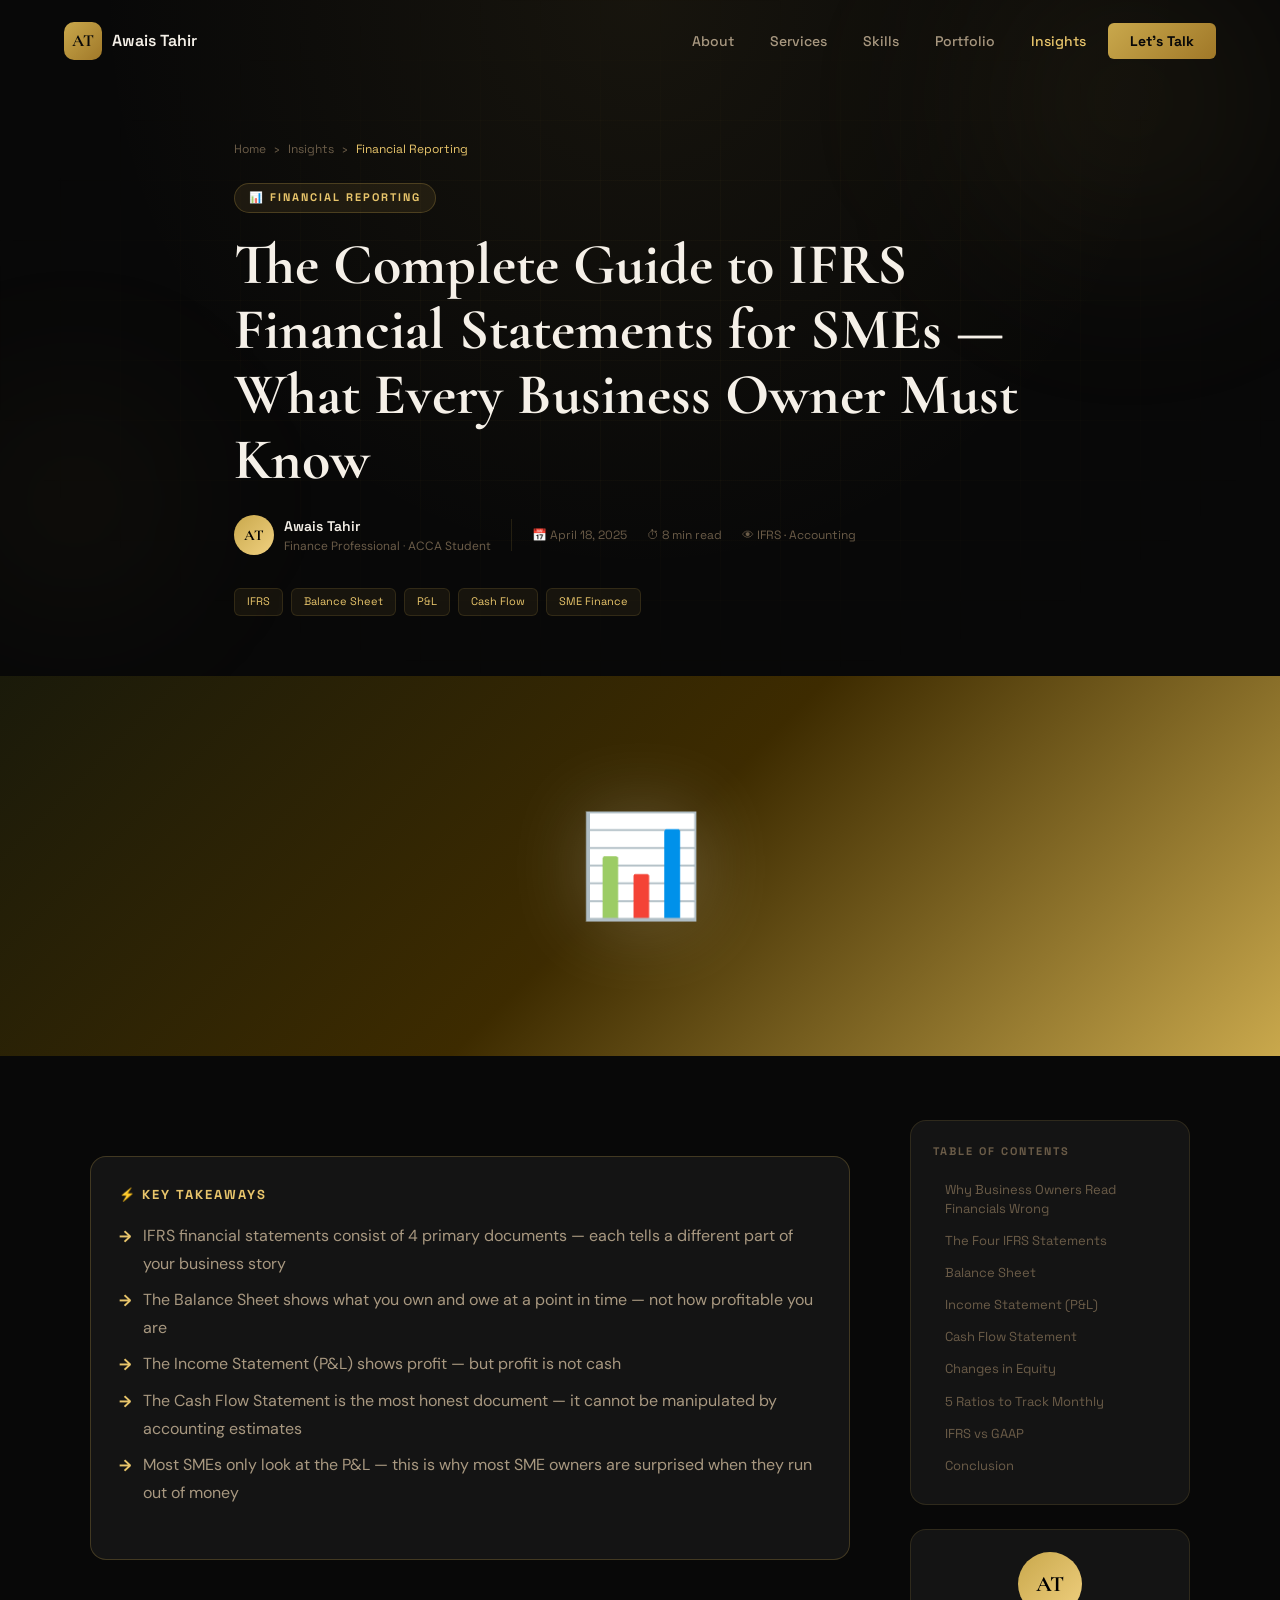
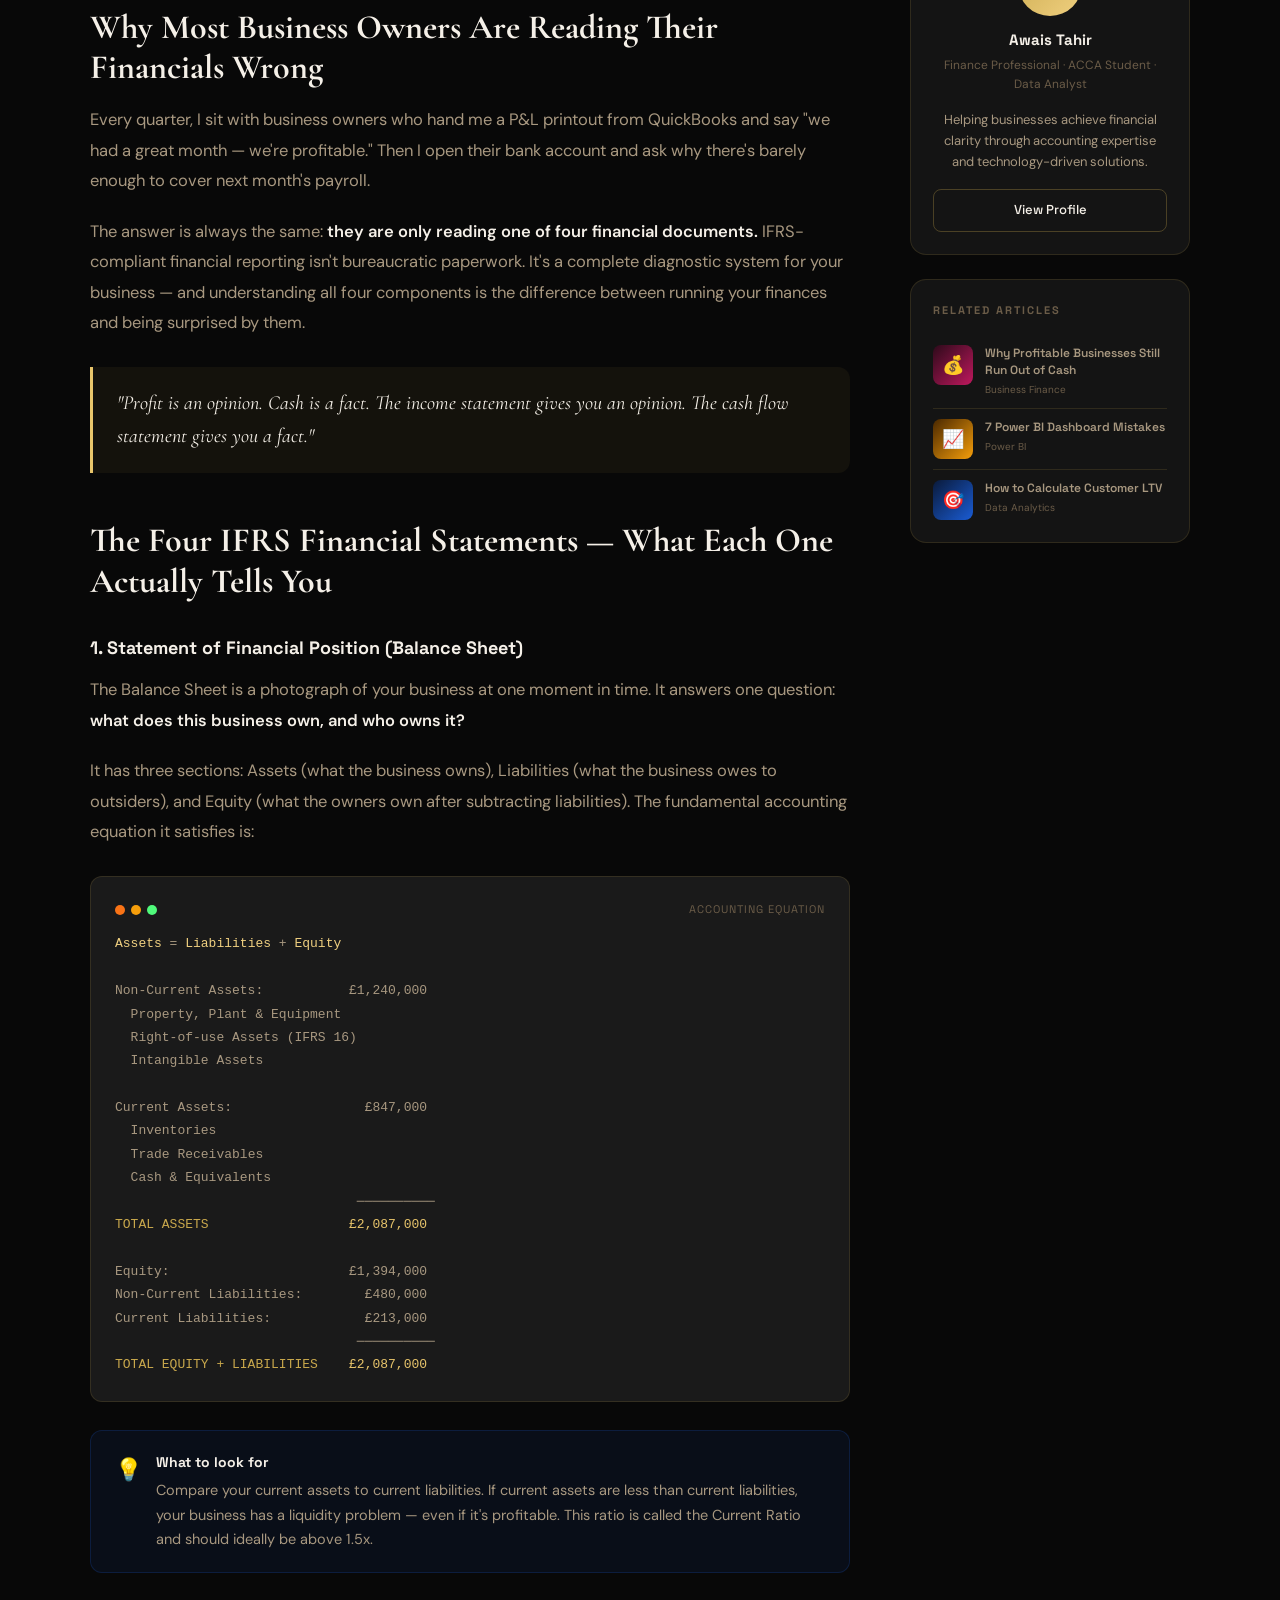
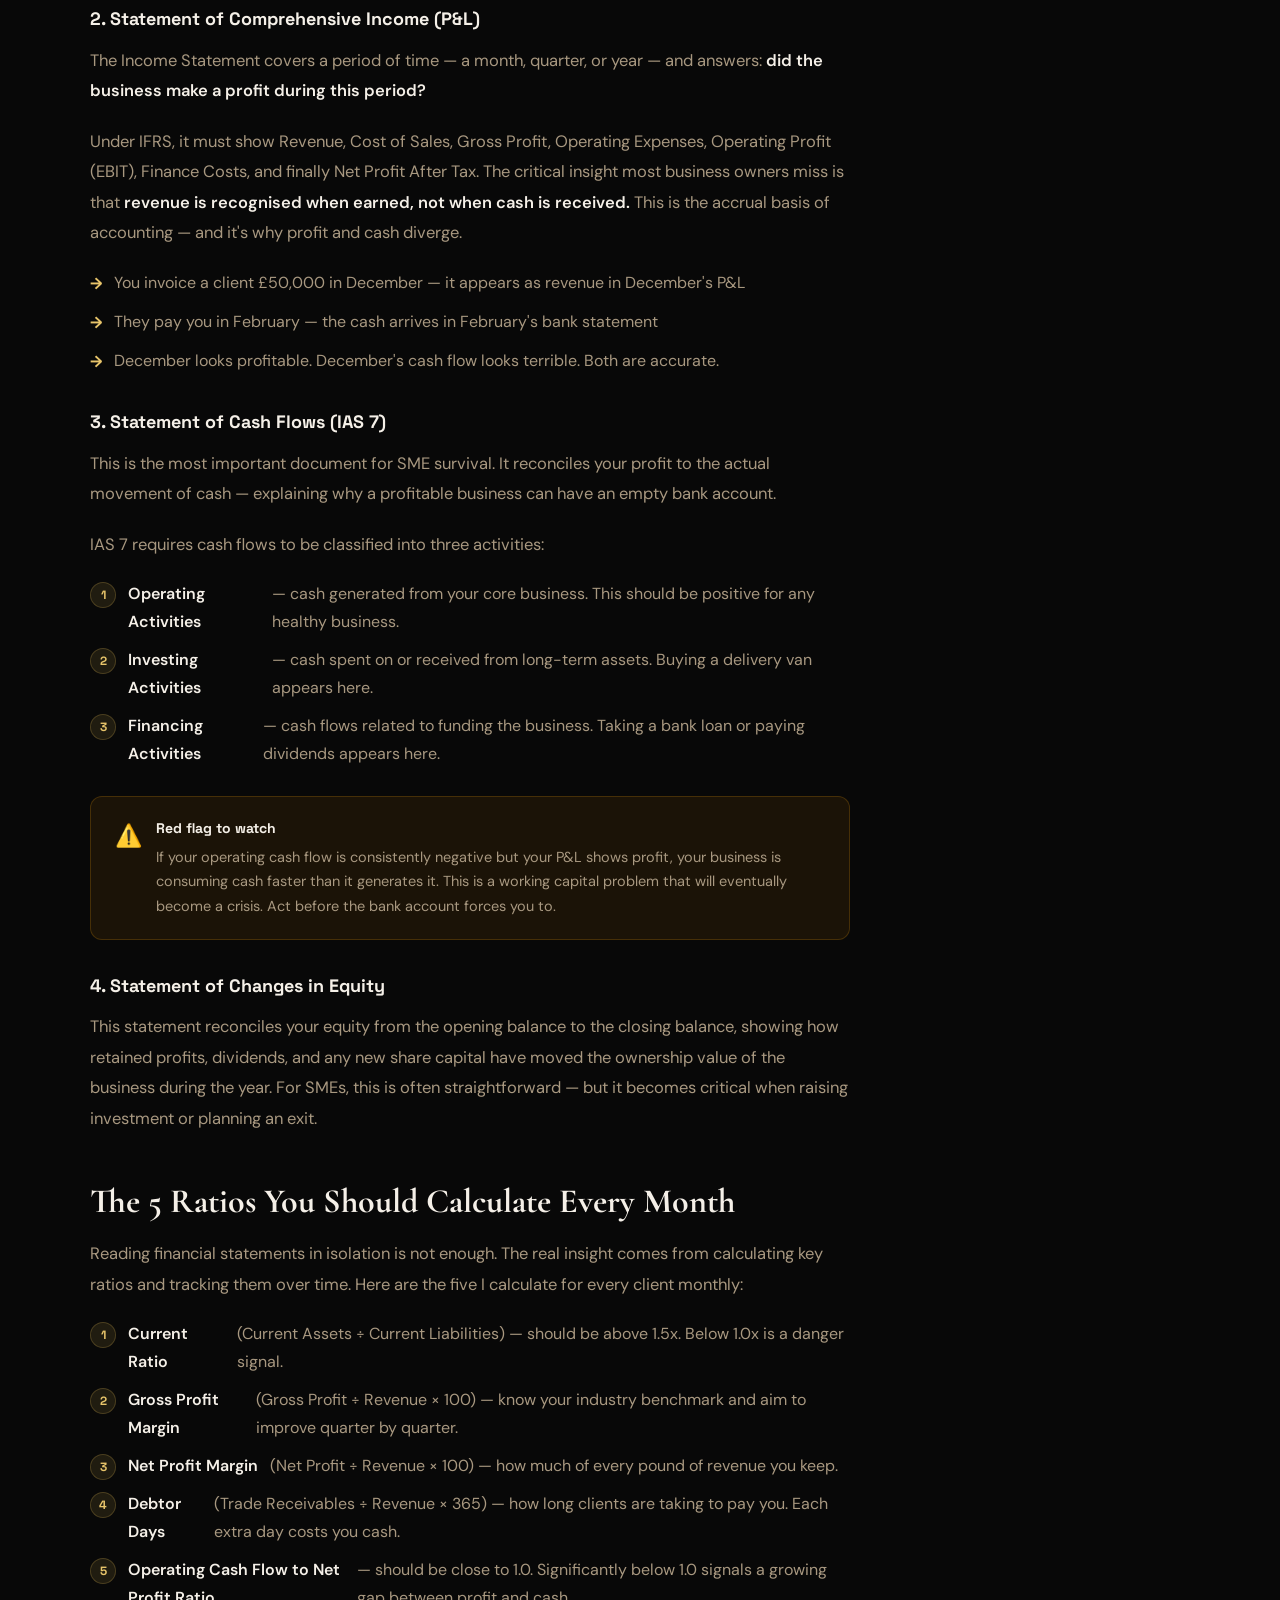
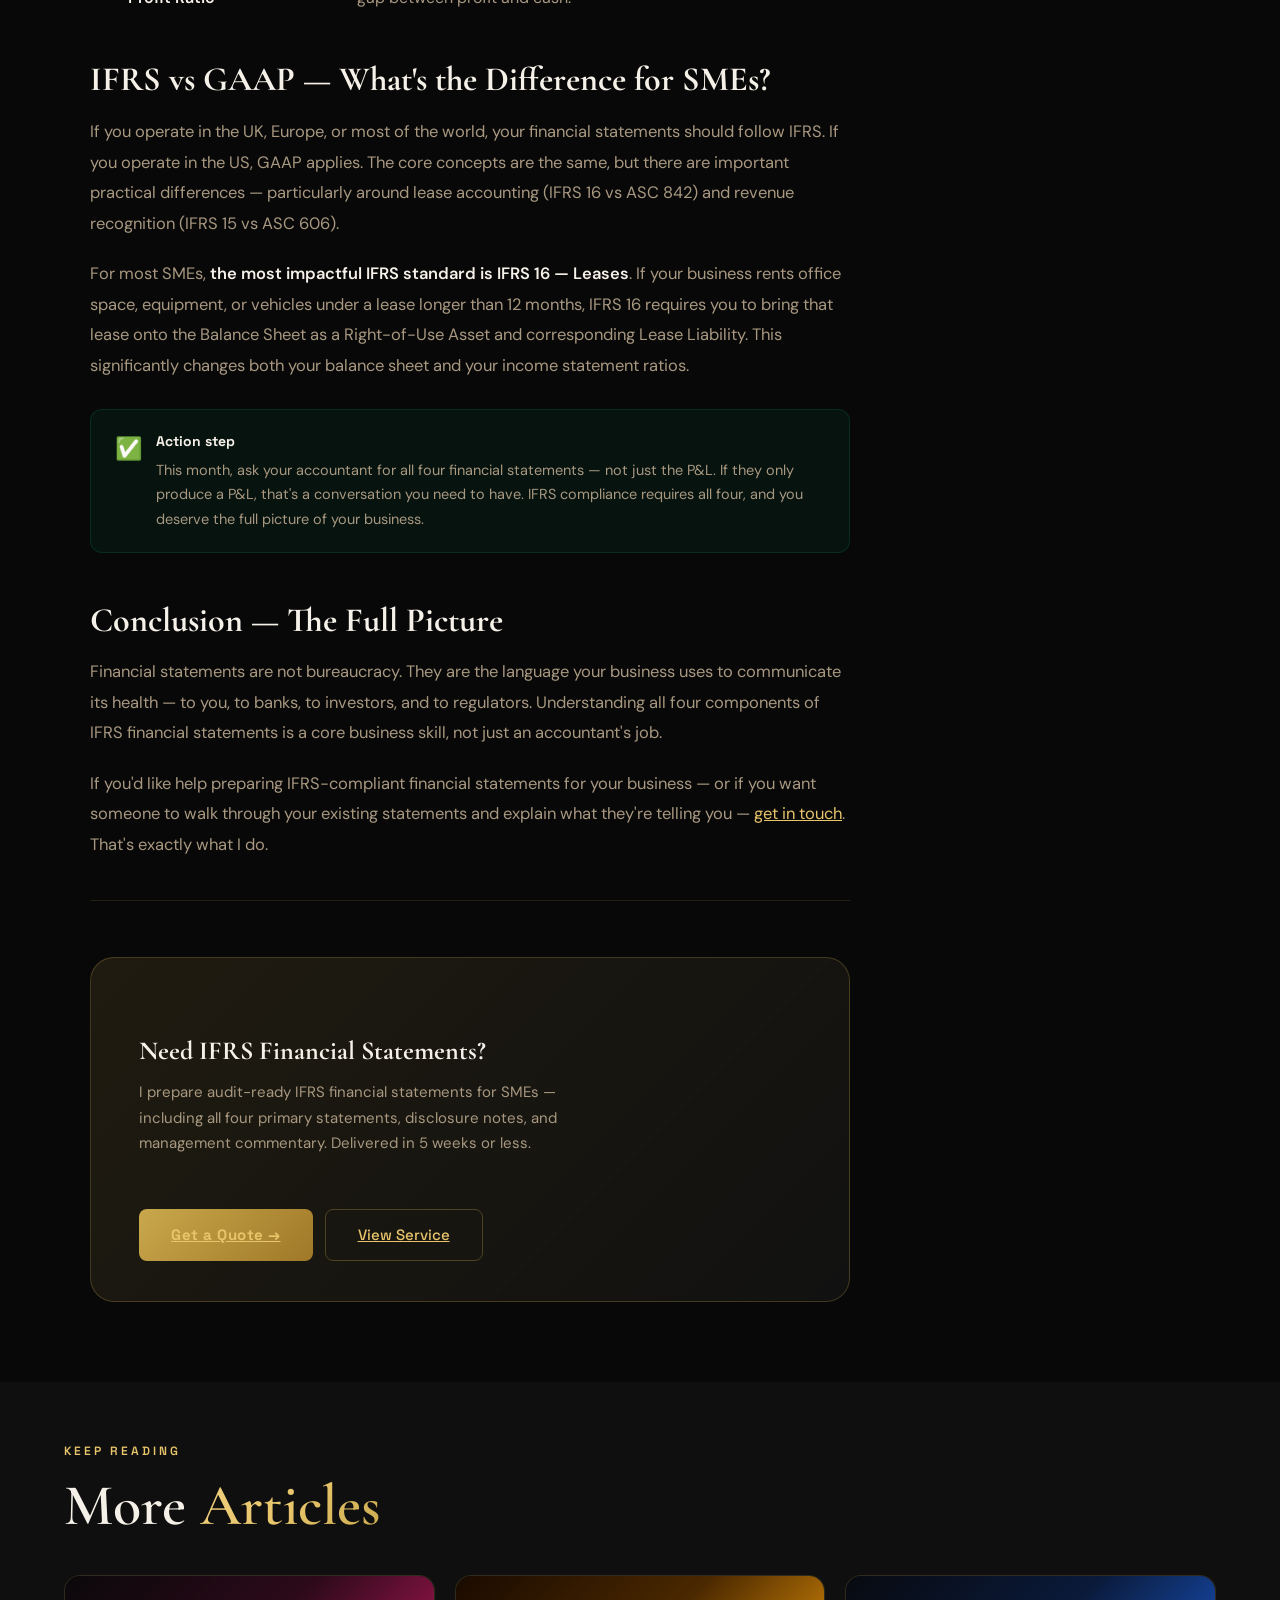
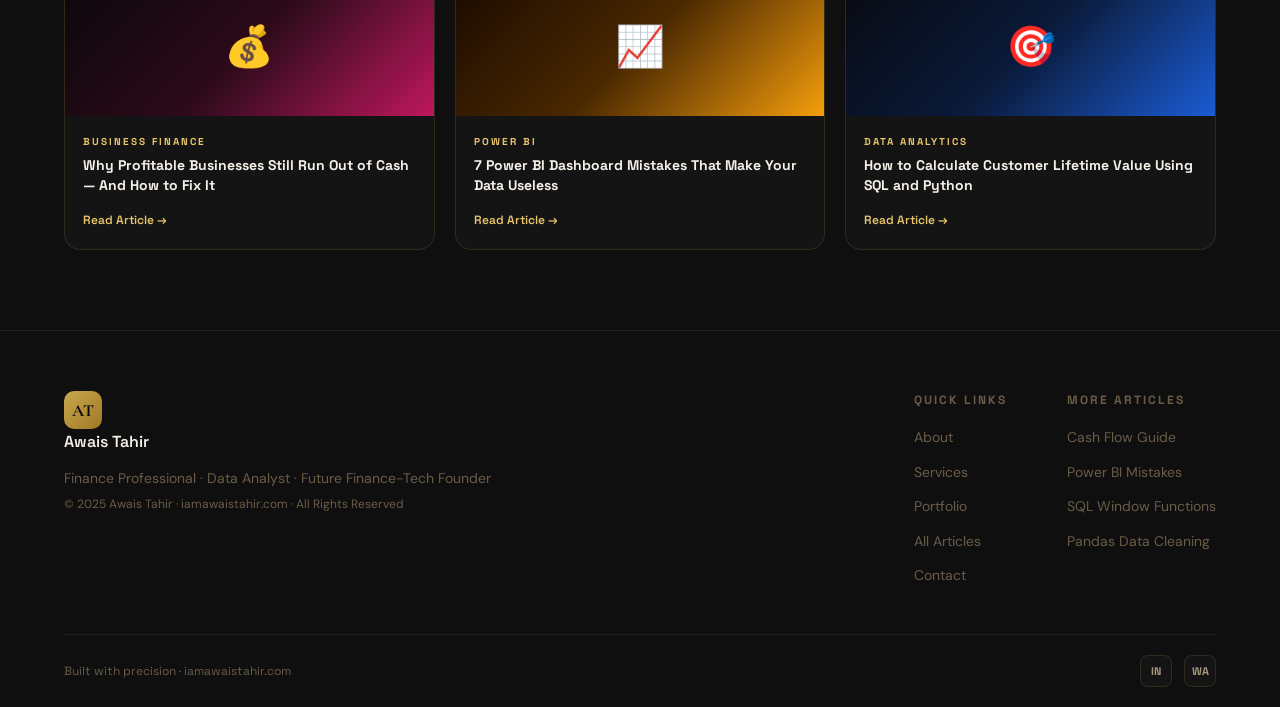
<file: Blogs/blog-ifrs-financial-statements.html>
<!DOCTYPE html>
<html lang="en">
<head>
  <meta charset="UTF-8" />
  <meta name="viewport" content="width=device-width, initial-scale=1.0" />
  <title>The Complete Guide to IFRS Financial Statements for SMEs | Awais Tahir</title>
  <meta name="description" content="Understand IFRS financial statements — balance sheet, income statement, cash flow, and equity. A practical guide for business owners." />
  <link rel="preconnect" href="https://fonts.googleapis.com" />
  <link rel="preconnect" href="https://fonts.gstatic.com" crossorigin />
  <link href="https://fonts.googleapis.com/css2?family=Cormorant+Garamond:wght@300;400;500;600;700&family=DM+Sans:wght@300;400;500;600&family=Space+Grotesk:wght@400;500;600;700&display=swap" rel="stylesheet" />
 <link rel="stylesheet" href="../style.css" />
 <link rel="stylesheet" href="blog-post.css" />
</head>
<body>

<nav id="navbar">
  <div class="nav-inner">
    <a href="index.html" class="nav-logo"><span class="logo-at">AT</span><span class="logo-name">Awais Tahir</span></a>
    <ul class="nav-links">
      <li><a href="../about.html">About</a></li>
      <li><a href="../services.html">Services</a></li>
      <li><a href="../skills.html">Skills</a></li>
      <li><a href="../portfolio.html">Portfolio</a></li>
      <li><a href="../insights.html" style="color:var(--blue-light)">Insights</a></li>
      <li><a href="../index.html#contact" class="nav-cta">Let's Talk</a></li>
    </ul>
    <button class="hamburger" id="hamburger" aria-label="Menu"><span></span><span></span><span></span></button>
  </div>
</nav>
<div class="mobile-menu" id="mobileMenu">
  <ul>
    <li><a href="../about.html" onclick="closeMobile()">About</a></li>
    <li><a href="../services.html" onclick="closeMobile()">Services</a></li>
    <li><a href="../skills.html" onclick="closeMobile()">Skills</a></li>
    <li><a href="../portfolio.html" onclick="closeMobile()">Portfolio</a></li>
    <li><a href="../insights.html" onclick="closeMobile()">Insights</a></li>
    <li><a href="../index.html#contact" onclick="closeMobile()">Contact</a></li>
  </ul>
</div>

<!-- HERO -->
<section class="blog-hero">
  <div class="blog-hero-orb bh-orb-1"></div>
  <div class="blog-hero-orb bh-orb-2"></div>
  <div class="container">
    <div class="blog-breadcrumb">
      <a href="../index.html">Home</a> › <a href="../insights.html">Insights</a> › <span>Financial Reporting</span>
    </div>
    <div class="blog-cat">📊 Financial Reporting</div>
    <h1 class="blog-title">The Complete Guide to IFRS Financial Statements for SMEs — What Every Business Owner Must Know</h1>
    <div class="blog-meta-row">
      <div class="blog-author">
        <div class="blog-author-avatar">AT</div>
        <div>
          <div class="blog-author-name">Awais Tahir</div>
          <div class="blog-author-role">Finance Professional · ACCA Student</div>
        </div>
      </div>
      <div class="blog-meta-sep"></div>
      <div class="blog-meta-item">📅 April 18, 2025</div>
      <div class="blog-meta-item">⏱ 8 min read</div>
      <div class="blog-meta-item">👁 IFRS · Accounting</div>
    </div>
    <div class="blog-tags">
      <span class="blog-tag">IFRS</span>
      <span class="blog-tag">Balance Sheet</span>
      <span class="blog-tag">P&L</span>
      <span class="blog-tag">Cash Flow</span>
      <span class="blog-tag">SME Finance</span>
    </div>
  </div>
</section>

<!-- BANNER -->
<div class="blog-banner" style="background:linear-gradient(135deg,#1a1a0a 0%,#3d2b00 50%,#c9a84c 100%)">
  <div class="blog-banner-emoji">📊</div>
</div>

<!-- BODY -->
<section class="blog-body-section">
  <div class="container">
    <div class="blog-layout">

      <!-- CONTENT -->
      <article class="blog-content">

        <div class="blog-summary">
          <div class="blog-summary-title">⚡ Key Takeaways</div>
          <ul>
            <li>IFRS financial statements consist of 4 primary documents — each tells a different part of your business story</li>
            <li>The Balance Sheet shows what you own and owe at a point in time — not how profitable you are</li>
            <li>The Income Statement (P&L) shows profit — but profit is not cash</li>
            <li>The Cash Flow Statement is the most honest document — it cannot be manipulated by accounting estimates</li>
            <li>Most SMEs only look at the P&L — this is why most SME owners are surprised when they run out of money</li>
          </ul>
        </div>

        <h2>Why Most Business Owners Are Reading Their Financials Wrong</h2>
        <p>Every quarter, I sit with business owners who hand me a P&L printout from QuickBooks and say "we had a great month — we're profitable." Then I open their bank account and ask why there's barely enough to cover next month's payroll.</p>
        <p>The answer is always the same: <strong>they are only reading one of four financial documents.</strong> IFRS-compliant financial reporting isn't bureaucratic paperwork. It's a complete diagnostic system for your business — and understanding all four components is the difference between running your finances and being surprised by them.</p>

        <blockquote>"Profit is an opinion. Cash is a fact. The income statement gives you an opinion. The cash flow statement gives you a fact."</blockquote>

        <h2>The Four IFRS Financial Statements — What Each One Actually Tells You</h2>

        <h3>1. Statement of Financial Position (Balance Sheet)</h3>
        <p>The Balance Sheet is a photograph of your business at one moment in time. It answers one question: <strong>what does this business own, and who owns it?</strong></p>
        <p>It has three sections: Assets (what the business owns), Liabilities (what the business owes to outsiders), and Equity (what the owners own after subtracting liabilities). The fundamental accounting equation it satisfies is:</p>
        <div class="blog-code">
          <div class="blog-code-header"><div class="blog-code-dots"><div class="blog-code-dot" style="background:#f97316"></div><div class="blog-code-dot" style="background:#f59e0b"></div><div class="blog-code-dot" style="background:#50fa7b"></div></div><span>Accounting Equation</span></div>
          <pre><span class="kw">Assets</span> = <span class="kw">Liabilities</span> + <span class="kw">Equity</span>

Non-Current Assets:           £1,240,000
  Property, Plant & Equipment
  Right-of-use Assets (IFRS 16)
  Intangible Assets

Current Assets:                 £847,000
  Inventories
  Trade Receivables
  Cash & Equivalents
                               ──────────
<span class="fn">TOTAL ASSETS</span>                  <span class="num">£2,087,000</span>

Equity:                       £1,394,000
Non-Current Liabilities:        £480,000
Current Liabilities:            £213,000
                               ──────────
<span class="fn">TOTAL EQUITY + LIABILITIES</span>    <span class="num">£2,087,000</span></pre>
        </div>
        <div class="blog-callout info">
          <div class="blog-callout-icon">💡</div>
          <div class="blog-callout-body">
            <div class="blog-callout-title">What to look for</div>
            <div class="blog-callout-text">Compare your current assets to current liabilities. If current assets are less than current liabilities, your business has a liquidity problem — even if it's profitable. This ratio is called the Current Ratio and should ideally be above 1.5x.</div>
          </div>
        </div>

        <h3>2. Statement of Comprehensive Income (P&L)</h3>
        <p>The Income Statement covers a period of time — a month, quarter, or year — and answers: <strong>did the business make a profit during this period?</strong></p>
        <p>Under IFRS, it must show Revenue, Cost of Sales, Gross Profit, Operating Expenses, Operating Profit (EBIT), Finance Costs, and finally Net Profit After Tax. The critical insight most business owners miss is that <strong>revenue is recognised when earned, not when cash is received.</strong> This is the accrual basis of accounting — and it's why profit and cash diverge.</p>
        <ul>
          <li>You invoice a client £50,000 in December — it appears as revenue in December's P&L</li>
          <li>They pay you in February — the cash arrives in February's bank statement</li>
          <li>December looks profitable. December's cash flow looks terrible. Both are accurate.</li>
        </ul>

        <h3>3. Statement of Cash Flows (IAS 7)</h3>
        <p>This is the most important document for SME survival. It reconciles your profit to the actual movement of cash — explaining why a profitable business can have an empty bank account.</p>
        <p>IAS 7 requires cash flows to be classified into three activities:</p>
        <ol>
          <li><strong>Operating Activities</strong> — cash generated from your core business. This should be positive for any healthy business.</li>
          <li><strong>Investing Activities</strong> — cash spent on or received from long-term assets. Buying a delivery van appears here.</li>
          <li><strong>Financing Activities</strong> — cash flows related to funding the business. Taking a bank loan or paying dividends appears here.</li>
        </ol>
        <div class="blog-callout warn">
          <div class="blog-callout-icon">⚠️</div>
          <div class="blog-callout-body">
            <div class="blog-callout-title">Red flag to watch</div>
            <div class="blog-callout-text">If your operating cash flow is consistently negative but your P&L shows profit, your business is consuming cash faster than it generates it. This is a working capital problem that will eventually become a crisis. Act before the bank account forces you to.</div>
          </div>
        </div>

        <h3>4. Statement of Changes in Equity</h3>
        <p>This statement reconciles your equity from the opening balance to the closing balance, showing how retained profits, dividends, and any new share capital have moved the ownership value of the business during the year. For SMEs, this is often straightforward — but it becomes critical when raising investment or planning an exit.</p>

        <h2>The 5 Ratios You Should Calculate Every Month</h2>
        <p>Reading financial statements in isolation is not enough. The real insight comes from calculating key ratios and tracking them over time. Here are the five I calculate for every client monthly:</p>
        <ol>
          <li><strong>Current Ratio</strong> (Current Assets ÷ Current Liabilities) — should be above 1.5x. Below 1.0x is a danger signal.</li>
          <li><strong>Gross Profit Margin</strong> (Gross Profit ÷ Revenue × 100) — know your industry benchmark and aim to improve quarter by quarter.</li>
          <li><strong>Net Profit Margin</strong> (Net Profit ÷ Revenue × 100) — how much of every pound of revenue you keep.</li>
          <li><strong>Debtor Days</strong> (Trade Receivables ÷ Revenue × 365) — how long clients are taking to pay you. Each extra day costs you cash.</li>
          <li><strong>Operating Cash Flow to Net Profit Ratio</strong> — should be close to 1.0. Significantly below 1.0 signals a growing gap between profit and cash.</li>
        </ol>

        <h2>IFRS vs GAAP — What's the Difference for SMEs?</h2>
        <p>If you operate in the UK, Europe, or most of the world, your financial statements should follow IFRS. If you operate in the US, GAAP applies. The core concepts are the same, but there are important practical differences — particularly around lease accounting (IFRS 16 vs ASC 842) and revenue recognition (IFRS 15 vs ASC 606).</p>
        <p>For most SMEs, <strong>the most impactful IFRS standard is IFRS 16 — Leases</strong>. If your business rents office space, equipment, or vehicles under a lease longer than 12 months, IFRS 16 requires you to bring that lease onto the Balance Sheet as a Right-of-Use Asset and corresponding Lease Liability. This significantly changes both your balance sheet and your income statement ratios.</p>

        <div class="blog-callout tip">
          <div class="blog-callout-icon">✅</div>
          <div class="blog-callout-body">
            <div class="blog-callout-title">Action step</div>
            <div class="blog-callout-text">This month, ask your accountant for all four financial statements — not just the P&L. If they only produce a P&L, that's a conversation you need to have. IFRS compliance requires all four, and you deserve the full picture of your business.</div>
          </div>
        </div>

        <h2>Conclusion — The Full Picture</h2>
        <p>Financial statements are not bureaucracy. They are the language your business uses to communicate its health — to you, to banks, to investors, and to regulators. Understanding all four components of IFRS financial statements is a core business skill, not just an accountant's job.</p>
        <p>If you'd like help preparing IFRS-compliant financial statements for your business — or if you want someone to walk through your existing statements and explain what they're telling you — <a href="index.html#contact">get in touch</a>. That's exactly what I do.</p>

        <div class="blog-divider"></div>

        <!-- CTA Banner -->
        <div class="blog-cta-banner">
          <div class="blog-cta-text">
            <h3>Need IFRS Financial Statements?</h3>
            <p>I prepare audit-ready IFRS financial statements for SMEs — including all four primary statements, disclosure notes, and management commentary. Delivered in 5 weeks or less.</p>
          </div>
          <div class="blog-cta-btns">
            <a href="../index.html#contact" class="btn-primary">Get a Quote →</a>
            <a href="../services.html#reporting" class="btn-ghost">View Service</a>
          </div>
        </div>

      </article>

      <!-- SIDEBAR -->
      <aside class="blog-sidebar">
        <div class="blog-toc">
          <div class="blog-toc-title">Table of Contents</div>
          <ul class="blog-toc-list">
            <li><a href="#" onclick="return false">Why Business Owners Read Financials Wrong</a></li>
            <li><a href="#" onclick="return false">The Four IFRS Statements</a></li>
            <li><a href="#" onclick="return false">Balance Sheet</a></li>
            <li><a href="#" onclick="return false">Income Statement (P&L)</a></li>
            <li><a href="#" onclick="return false">Cash Flow Statement</a></li>
            <li><a href="#" onclick="return false">Changes in Equity</a></li>
            <li><a href="#" onclick="return false">5 Ratios to Track Monthly</a></li>
            <li><a href="#" onclick="return false">IFRS vs GAAP</a></li>
            <li><a href="#" onclick="return false">Conclusion</a></li>
          </ul>
        </div>
        <div class="blog-sidebar-author">
          <div class="bsa-avatar">AT</div>
          <div class="bsa-name">Awais Tahir</div>
          <div class="bsa-role">Finance Professional · ACCA Student · Data Analyst</div>
          <div class="bsa-desc">Helping businesses achieve financial clarity through accounting expertise and technology-driven solutions.</div>
          <a href="../about.html" class="btn-ghost" style="width:100%;justify-content:center;font-size:13px;padding:10px">View Profile</a>
        </div>
        <div class="blog-related-sidebar">
          <div class="blog-related-sidebar-title">Related Articles</div>
          <a href="blog-cash-flow-management.html" class="brs-item">
            <div class="brs-icon" style="background:linear-gradient(135deg,#2d0a1a,#be185d)">💰</div>
            <div><div class="brs-title">Why Profitable Businesses Still Run Out of Cash</div><div class="brs-cat">Business Finance</div></div>
          </a>
          <a href="blog-power-bi-mistakes.html" class="brs-item">
            <div class="brs-icon" style="background:linear-gradient(135deg,#4a2800,#f59e0b)">📈</div>
            <div><div class="brs-title">7 Power BI Dashboard Mistakes</div><div class="brs-cat">Power BI</div></div>
          </a>
          <a href="blog-customer-lifetime-value.html" class="brs-item">
            <div class="brs-icon" style="background:linear-gradient(135deg,#0a1a3a,#1a5cd4)">🎯</div>
            <div><div class="brs-title">How to Calculate Customer LTV</div><div class="brs-cat">Data Analytics</div></div>
          </a>
        </div>
      </aside>
    </div>
  </div>
</section>

<!-- RELATED -->
<section class="blog-related-section">
  <div class="container">
    <div class="section-header scroll-reveal" style="margin-bottom:36px">
      <div class="section-label">Keep Reading</div>
      <h2 class="section-title">More <span class="gradient-text">Articles</span></h2>
    </div>
    <div class="blog-related-grid">
      <a href="blog-cash-flow-management.html" class="brel-card scroll-reveal">
        <div class="brel-img" style="background:linear-gradient(135deg,#0a080a,#2d0a1a,#be185d)">💰</div>
        <div class="brel-body">
          <div class="brel-cat">Business Finance</div>
          <div class="brel-title">Why Profitable Businesses Still Run Out of Cash — And How to Fix It</div>
          <div class="brel-link">Read Article →</div>
        </div>
      </a>
      <a href="blog-power-bi-mistakes.html" class="brel-card scroll-reveal" style="transition-delay:.1s">
        <div class="brel-img" style="background:linear-gradient(135deg,#1a0a00,#4a2800,#f59e0b)">📈</div>
        <div class="brel-body">
          <div class="brel-cat">Power BI</div>
          <div class="brel-title">7 Power BI Dashboard Mistakes That Make Your Data Useless</div>
          <div class="brel-link">Read Article →</div>
        </div>
      </a>
      <a href="blog-customer-lifetime-value.html" class="brel-card scroll-reveal" style="transition-delay:.2s">
        <div class="brel-img" style="background:linear-gradient(135deg,#080a10,#0a1a3a,#1a5cd4)">🎯</div>
        <div class="brel-body">
          <div class="brel-cat">Data Analytics</div>
          <div class="brel-title">How to Calculate Customer Lifetime Value Using SQL and Python</div>
          <div class="brel-link">Read Article →</div>
        </div>
      </a>
    </div>
  </div>
</section>

<footer class="footer">
  <div class="container">
    <div class="footer-inner">
      <div class="footer-brand">
        <div class="footer-logo"><span class="logo-at">AT</span><span class="logo-name">Awais Tahir</span></div>
        <p class="footer-tagline">Finance Professional · Data Analyst · Future Finance-Tech Founder</p>
        <p class="footer-copy">© 2025 Awais Tahir · iamawaistahir.com · All Rights Reserved</p>
      </div>
      <div class="footer-links">
        <div class="fl-col">
          <div class="fl-title">Quick Links</div>
          <a href="../about.html">About</a>
          <a href="../services.html">Services</a>
          <a href="../portfolio.html">Portfolio</a>
          <a href="../insights.html">All Articles</a>
          <a href="../index.html#contact">Contact</a>
        </div>
        <div class="fl-col">
          <div class="fl-title">More Articles</div>
          <a href="blog-cash-flow-management.html">Cash Flow Guide</a>
          <a href="blog-power-bi-mistakes.html">Power BI Mistakes</a>
          <a href="blog-sql-window-functions.html">SQL Window Functions</a>
          <a href="blog-pandas-financial-data.html">Pandas Data Cleaning</a>
        </div>
      </div>
    </div>
    <div class="footer-bottom">
      <span>Built with precision · iamawaistahir.com</span>
      <div class="footer-socials">
        <a href="https://www.linkedin.com/in/iamawais1628/" target="_blank">in</a>
        <a href="https://wa.me/923000889402" target="_blank">wa</a>
      </div>
    </div>
  </div>
</footer>
<button class="scroll-top" id="scrollTop" onclick="window.scrollTo({top:0,behavior:'smooth'})">↑</button>
<script>
  const nb=document.getElementById('navbar');
  window.addEventListener('scroll',()=>{nb.classList.toggle('scrolled',window.scrollY>40);document.getElementById('scrollTop').classList.toggle('visible',window.scrollY>400);});
  const hb=document.getElementById('hamburger'),mm=document.getElementById('mobileMenu');
  hb.addEventListener('click',()=>{mm.classList.toggle('open');const s=hb.querySelectorAll('span');if(mm.classList.contains('open')){s[0].style.transform='rotate(45deg) translate(5px,5px)';s[1].style.opacity='0';s[2].style.transform='rotate(-45deg) translate(5px,-5px)';}else{s.forEach(x=>{x.style.transform='';x.style.opacity='';})}});
  function closeMobile(){mm.classList.remove('open');hb.querySelectorAll('span').forEach(s=>{s.style.transform='';s.style.opacity='';})}
  const obs=new IntersectionObserver(e=>{e.forEach(x=>{if(x.isIntersecting)x.target.classList.add('visible');})},{threshold:0.08,rootMargin:'0px 0px -40px 0px'});
  document.querySelectorAll('.scroll-reveal').forEach(el=>obs.observe(el));
</script>
</body>
</html>
</file>
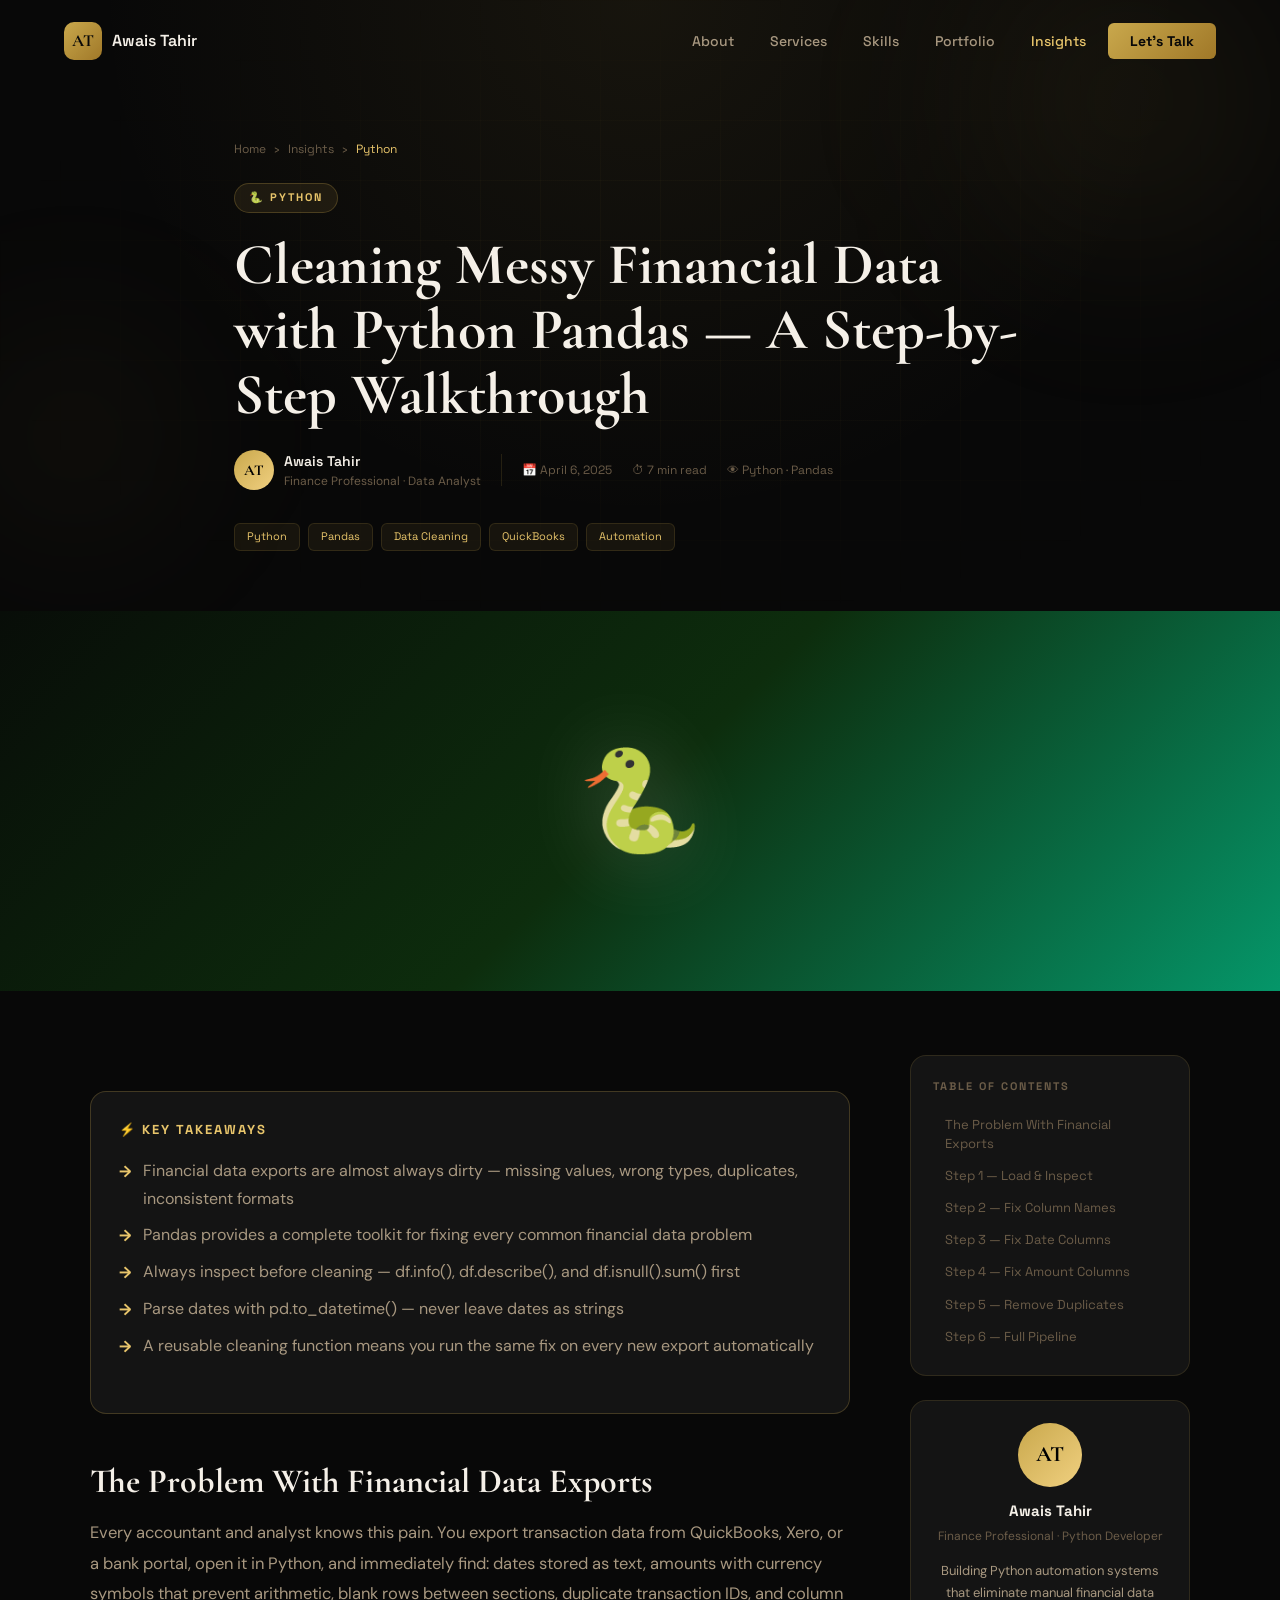
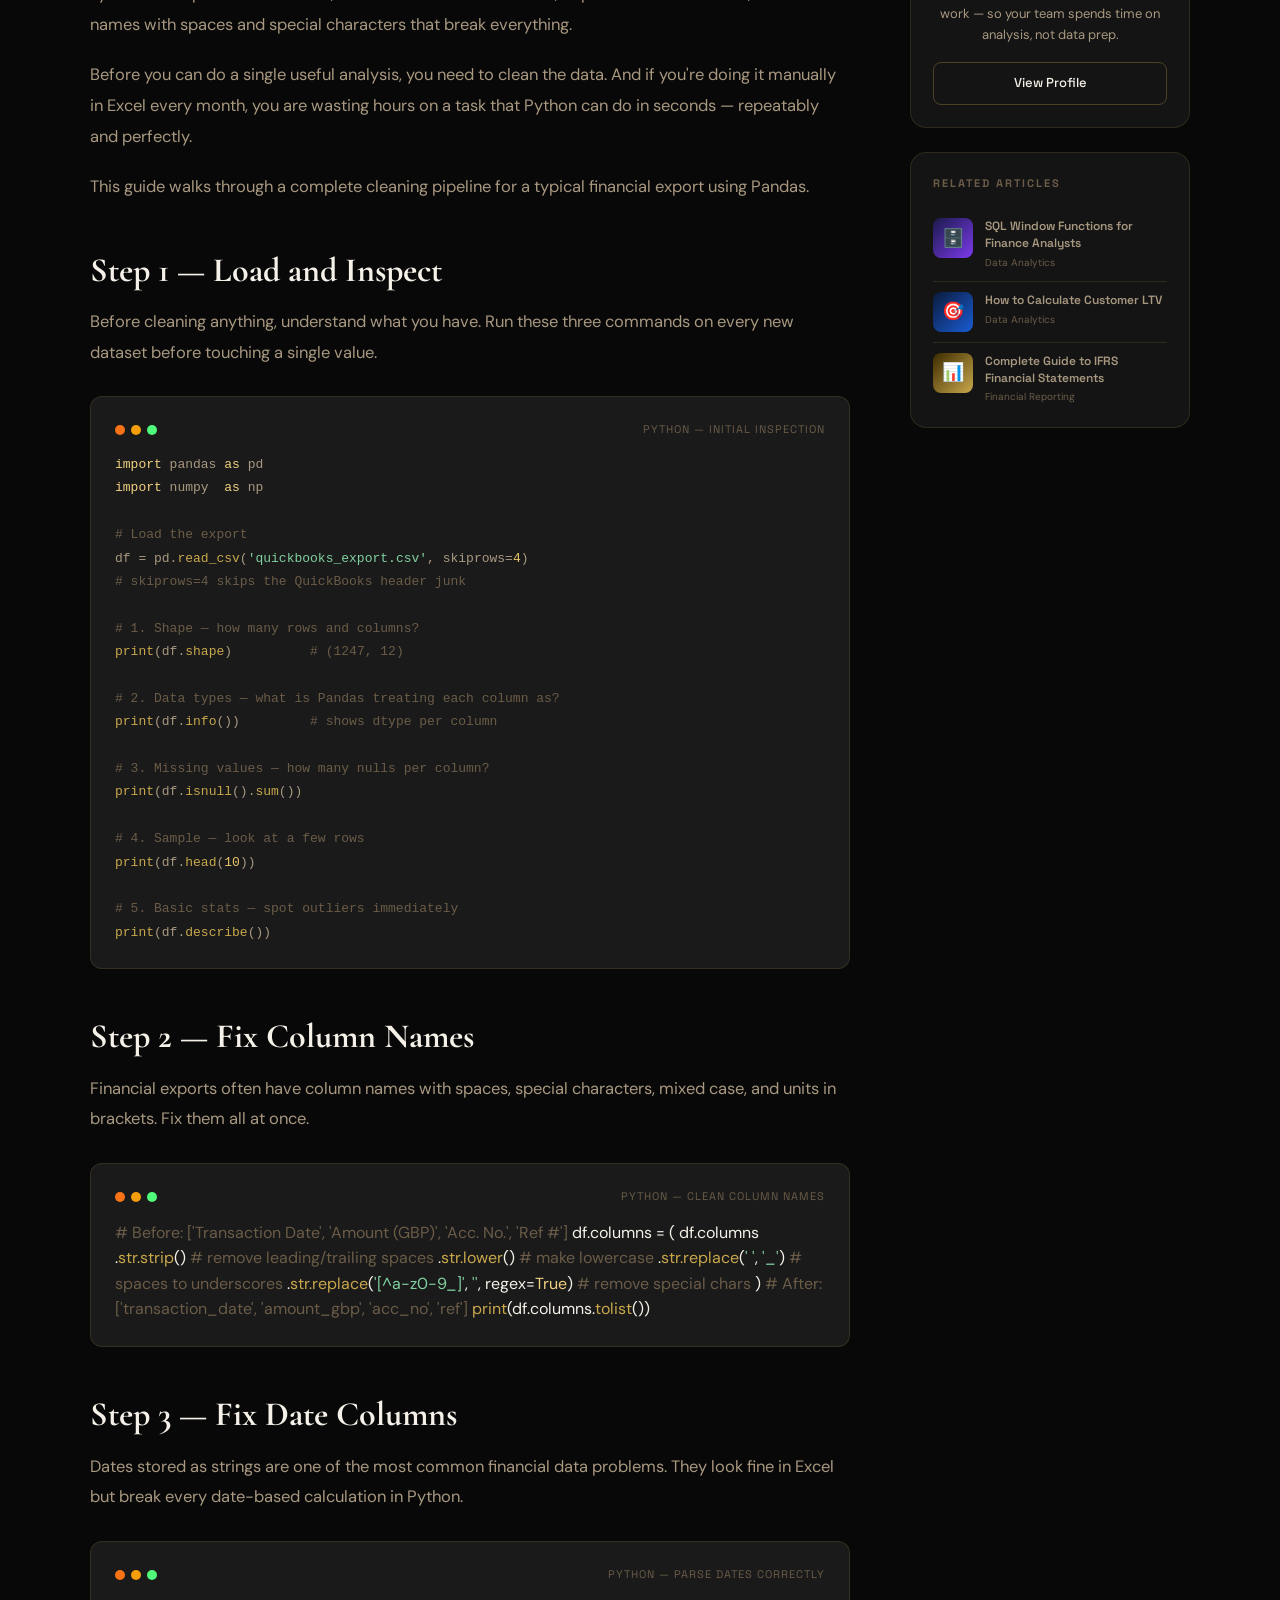
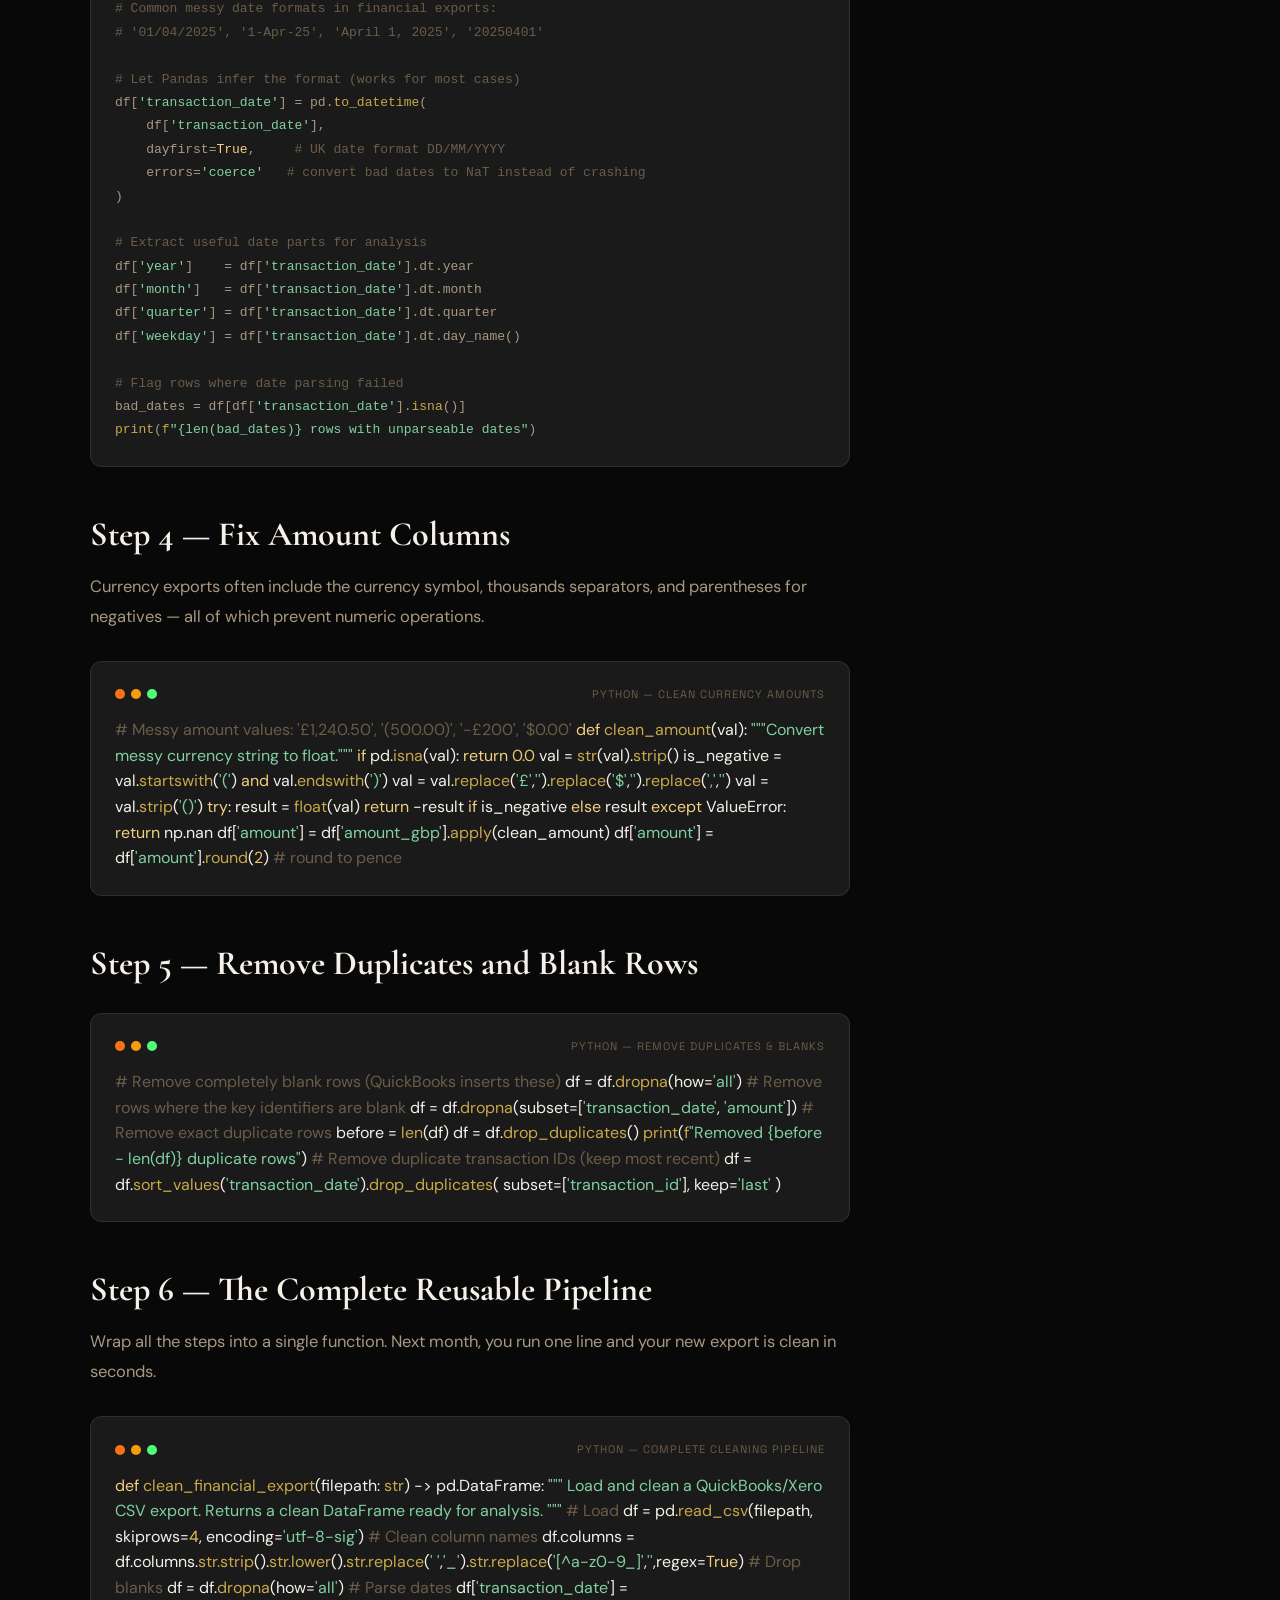
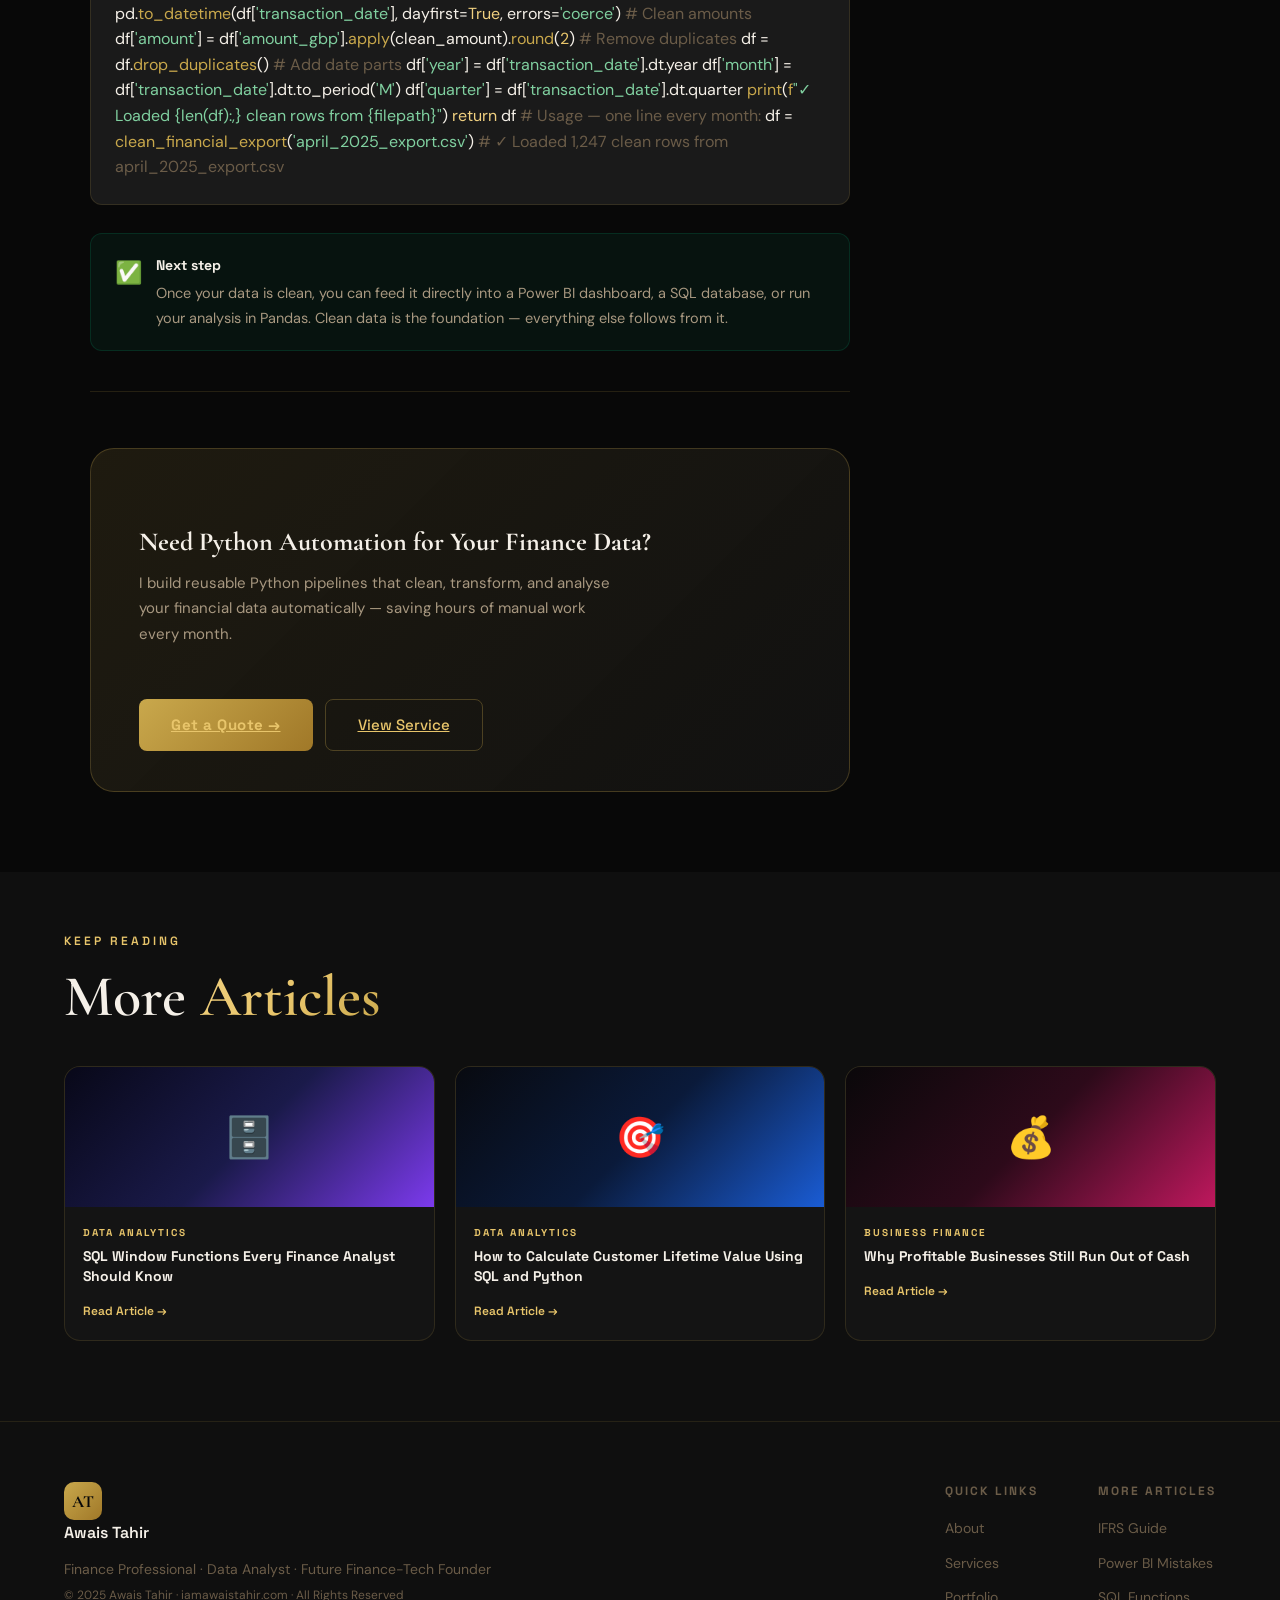
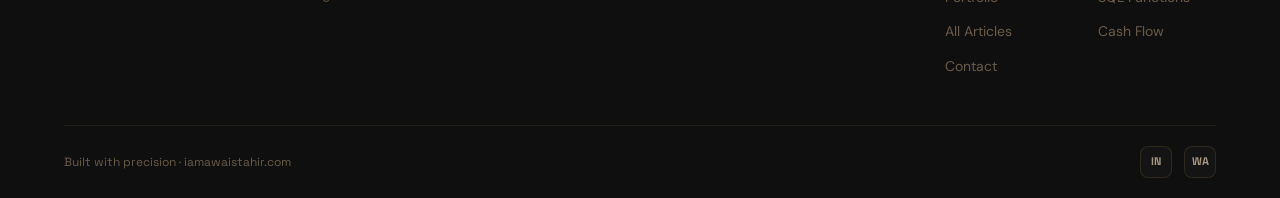
<file: Blogs/blog-pandas-financial-data.html>
<!DOCTYPE html>
<html lang="en">
<head>
  <meta charset="UTF-8" /><meta name="viewport" content="width=device-width, initial-scale=1.0" />
  <title>Cleaning Messy Financial Data with Python Pandas | Awais Tahir</title>
  <meta name="description" content="Step-by-step guide to cleaning messy financial data exports from QuickBooks, Xero, and Excel using Python Pandas in under 50 lines of code." />
  <link rel="preconnect" href="https://fonts.googleapis.com" /><link rel="preconnect" href="https://fonts.gstatic.com" crossorigin />
  <link href="https://fonts.googleapis.com/css2?family=Cormorant+Garamond:wght@300;400;500;600;700&family=DM+Sans:wght@300;400;500;600&family=Space+Grotesk:wght@400;500;600;700&display=swap" rel="stylesheet" />
  <link rel="stylesheet" href="../style.css" /><link rel="stylesheet" href="blog-post.css" />
</head>
<body>
<nav id="navbar"><div class="nav-inner"><a href="../index.html" class="nav-logo"><span class="logo-at">AT</span><span class="logo-name">Awais Tahir</span></a><ul class="nav-links"><li><a href="../about.html">About</a></li><li><a href="../services.html">Services</a></li><li><a href="../skills.html">Skills</a></li><li><a href="../portfolio.html">Portfolio</a></li><li><a href="../insights.html" style="color:var(--blue-light)">Insights</a></li><li><a href="../index.html#contact" class="nav-cta">Let's Talk</a></li></ul><button class="hamburger" id="hamburger" aria-label="Menu"><span></span><span></span><span></span></button></div></nav>
<div class="mobile-menu" id="mobileMenu"><ul><li><a href="../about.html" onclick="closeMobile()">About</a></li><li><a href="../services.html" onclick="closeMobile()">Services</a></li><li><a href="../skills.html" onclick="closeMobile()">Skills</a></li><li><a href="../portfolio.html" onclick="closeMobile()">Portfolio</a></li><li><a href="../insights.html" onclick="closeMobile()">Insights</a></li><li><a href="../index.html#contact" onclick="closeMobile()">Contact</a></li></ul></div>

<section class="blog-hero">
  <div class="blog-hero-orb bh-orb-1"></div><div class="blog-hero-orb bh-orb-2"></div>
  <div class="container">
    <div class="blog-breadcrumb"><a href="../index.html">Home</a> › <a href="../insights.html">Insights</a> › <span>Python</span></div>
    <div class="blog-cat">🐍 Python</div>
    <h1 class="blog-title">Cleaning Messy Financial Data with Python Pandas — A Step-by-Step Walkthrough</h1>
    <div class="blog-meta-row">
      <div class="blog-author"><div class="blog-author-avatar">AT</div><div><div class="blog-author-name">Awais Tahir</div><div class="blog-author-role">Finance Professional · Data Analyst</div></div></div>
      <div class="blog-meta-sep"></div>
      <div class="blog-meta-item">📅 April 6, 2025</div>
      <div class="blog-meta-item">⏱ 7 min read</div>
      <div class="blog-meta-item">👁 Python · Pandas</div>
    </div>
    <div class="blog-tags"><span class="blog-tag">Python</span><span class="blog-tag">Pandas</span><span class="blog-tag">Data Cleaning</span><span class="blog-tag">QuickBooks</span><span class="blog-tag">Automation</span></div>
  </div>
</section>
<div class="blog-banner" style="background:linear-gradient(135deg,#080d08 0%,#0d2d0d 50%,#059669 100%)"><div class="blog-banner-emoji">🐍</div></div>

<section class="blog-body-section">
  <div class="container">
    <div class="blog-layout">
      <article class="blog-content">

        <div class="blog-summary">
          <div class="blog-summary-title">⚡ Key Takeaways</div>
          <ul>
            <li>Financial data exports are almost always dirty — missing values, wrong types, duplicates, inconsistent formats</li>
            <li>Pandas provides a complete toolkit for fixing every common financial data problem</li>
            <li>Always inspect before cleaning — df.info(), df.describe(), and df.isnull().sum() first</li>
            <li>Parse dates with pd.to_datetime() — never leave dates as strings</li>
            <li>A reusable cleaning function means you run the same fix on every new export automatically</li>
          </ul>
        </div>

        <h2>The Problem With Financial Data Exports</h2>
        <p>Every accountant and analyst knows this pain. You export transaction data from QuickBooks, Xero, or a bank portal, open it in Python, and immediately find: dates stored as text, amounts with currency symbols that prevent arithmetic, blank rows between sections, duplicate transaction IDs, and column names with spaces and special characters that break everything.</p>
        <p>Before you can do a single useful analysis, you need to clean the data. And if you're doing it manually in Excel every month, you are wasting hours on a task that Python can do in seconds — repeatably and perfectly.</p>
        <p>This guide walks through a complete cleaning pipeline for a typical financial export using Pandas.</p>

        <h2>Step 1 — Load and Inspect</h2>
        <p>Before cleaning anything, understand what you have. Run these three commands on every new dataset before touching a single value.</p>
        <div class="blog-code">
          <div class="blog-code-header"><div class="blog-code-dots"><div class="blog-code-dot" style="background:#f97316"></div><div class="blog-code-dot" style="background:#f59e0b"></div><div class="blog-code-dot" style="background:#50fa7b"></div></div><span>Python — Initial Inspection</span></div>
          <pre><span class="kw">import</span> pandas <span class="kw">as</span> pd
<span class="kw">import</span> numpy  <span class="kw">as</span> np

<span class="cmt"># Load the export</span>
df = pd.<span class="fn">read_csv</span>(<span class="str">'quickbooks_export.csv'</span>, skiprows=<span class="num">4</span>)
<span class="cmt"># skiprows=4 skips the QuickBooks header junk</span>

<span class="cmt"># 1. Shape — how many rows and columns?</span>
<span class="fn">print</span>(df.<span class="fn">shape</span>)          <span class="cmt"># (1247, 12)</span>

<span class="cmt"># 2. Data types — what is Pandas treating each column as?</span>
<span class="fn">print</span>(df.<span class="fn">info</span>())         <span class="cmt"># shows dtype per column</span>

<span class="cmt"># 3. Missing values — how many nulls per column?</span>
<span class="fn">print</span>(df.<span class="fn">isnull</span>().<span class="fn">sum</span>())

<span class="cmt"># 4. Sample — look at a few rows</span>
<span class="fn">print</span>(df.<span class="fn">head</span>(<span class="num">10</span>))

<span class="cmt"># 5. Basic stats — spot outliers immediately</span>
<span class="fn">print</span>(df.<span class="fn">describe</span>())</pre>
        </div>

        <h2>Step 2 — Fix Column Names</h2>
        <p>Financial exports often have column names with spaces, special characters, mixed case, and units in brackets. Fix them all at once.</p>
        <div class="blog-code">
          <div class="blog-code-header"><div class="blog-code-dots"><div class="blog-code-dot" style="background:#f97316"></div><div class="blog-code-dot" style="background:#f59e0b"></div><div class="blog-code-dot" style="background:#50fa7b"></div></div><span>Python — Clean Column Names</span></div>
          <pre"><span class="cmt"># Before: ['Transaction Date', 'Amount (GBP)', 'Acc. No.', 'Ref #']</span>

df.columns = (
    df.columns
    .<span class="fn">str.strip</span>()           <span class="cmt"># remove leading/trailing spaces</span>
    .<span class="fn">str.lower</span>()           <span class="cmt"># make lowercase</span>
    .<span class="fn">str.replace</span>(<span class="str">' '</span>, <span class="str">'_'</span>) <span class="cmt"># spaces to underscores</span>
    .<span class="fn">str.replace</span>(<span class="str">'[^a-z0-9_]'</span>, <span class="str">''</span>, regex=<span class="kw">True</span>) <span class="cmt"># remove special chars</span>
)

<span class="cmt"># After: ['transaction_date', 'amount_gbp', 'acc_no', 'ref']</span>
<span class="fn">print</span>(df.columns.<span class="fn">tolist</span>())</pre>
        </div>

        <h2>Step 3 — Fix Date Columns</h2>
        <p>Dates stored as strings are one of the most common financial data problems. They look fine in Excel but break every date-based calculation in Python.</p>
        <div class="blog-code">
          <div class="blog-code-header"><div class="blog-code-dots"><div class="blog-code-dot" style="background:#f97316"></div><div class="blog-code-dot" style="background:#f59e0b"></div><div class="blog-code-dot" style="background:#50fa7b"></div></div><span>Python — Parse Dates Correctly</span></div>
          <pre><span class="cmt"># Common messy date formats in financial exports:</span>
<span class="cmt"># '01/04/2025', '1-Apr-25', 'April 1, 2025', '20250401'</span>

<span class="cmt"># Let Pandas infer the format (works for most cases)</span>
df[<span class="str">'transaction_date'</span>] = pd.<span class="fn">to_datetime</span>(
    df[<span class="str">'transaction_date'</span>],
    dayfirst=<span class="kw">True</span>,     <span class="cmt"># UK date format DD/MM/YYYY</span>
    errors=<span class="str">'coerce'</span>   <span class="cmt"># convert bad dates to NaT instead of crashing</span>
)

<span class="cmt"># Extract useful date parts for analysis</span>
df[<span class="str">'year'</span>]    = df[<span class="str">'transaction_date'</span>].dt.year
df[<span class="str">'month'</span>]   = df[<span class="str">'transaction_date'</span>].dt.month
df[<span class="str">'quarter'</span>] = df[<span class="str">'transaction_date'</span>].dt.quarter
df[<span class="str">'weekday'</span>] = df[<span class="str">'transaction_date'</span>].dt.day_name()

<span class="cmt"># Flag rows where date parsing failed</span>
bad_dates = df[df[<span class="str">'transaction_date'</span>].<span class="fn">isna</span>()]
<span class="fn">print</span>(<span class="fn">f</span><span class="str">"{len(bad_dates)} rows with unparseable dates"</span>)</pre>
        </div>

        <h2>Step 4 — Fix Amount Columns</h2>
        <p>Currency exports often include the currency symbol, thousands separators, and parentheses for negatives — all of which prevent numeric operations.</p>
        <div class="blog-code">
          <div class="blog-code-header"><div class="blog-code-dots"><div class="blog-code-dot" style="background:#f97316"></div><div class="blog-code-dot" style="background:#f59e0b"></div><div class="blog-code-dot" style="background:#50fa7b"></div></div><span>Python — Clean Currency Amounts</span></div>
          <pre"><span class="cmt"># Messy amount values: '£1,240.50', '(500.00)', '-£200', '$0.00'</span>

<span class="kw">def</span> <span class="fn">clean_amount</span>(val):
    <span class="str">"""Convert messy currency string to float."""</span>
    <span class="kw">if</span> pd.<span class="fn">isna</span>(val):
        <span class="kw">return</span> <span class="num">0.0</span>
    val = <span class="fn">str</span>(val).<span class="fn">strip</span>()
    is_negative = val.<span class="fn">startswith</span>(<span class="str">'('</span>) <span class="kw">and</span> val.<span class="fn">endswith</span>(<span class="str">')'</span>)
    val = val.<span class="fn">replace</span>(<span class="str">'£'</span>,<span class="str">''</span>).<span class="fn">replace</span>(<span class="str">'$'</span>,<span class="str">''</span>).<span class="fn">replace</span>(<span class="str">','</span>,<span class="str">''</span>)
    val = val.<span class="fn">strip</span>(<span class="str">'()'</span>)
    <span class="kw">try</span>:
        result = <span class="fn">float</span>(val)
        <span class="kw">return</span> -result <span class="kw">if</span> is_negative <span class="kw">else</span> result
    <span class="kw">except</span> ValueError:
        <span class="kw">return</span> np.nan

df[<span class="str">'amount'</span>] = df[<span class="str">'amount_gbp'</span>].<span class="fn">apply</span>(clean_amount)
df[<span class="str">'amount'</span>] = df[<span class="str">'amount'</span>].<span class="fn">round</span>(<span class="num">2</span>)  <span class="cmt"># round to pence</span></pre>
        </div>

        <h2>Step 5 — Remove Duplicates and Blank Rows</h2>
        <div class="blog-code">
          <div class="blog-code-header"><div class="blog-code-dots"><div class="blog-code-dot" style="background:#f97316"></div><div class="blog-code-dot" style="background:#f59e0b"></div><div class="blog-code-dot" style="background:#50fa7b"></div></div><span>Python — Remove Duplicates & Blanks</span></div>
          <pre"><span class="cmt"># Remove completely blank rows (QuickBooks inserts these)</span>
df = df.<span class="fn">dropna</span>(how=<span class="str">'all'</span>)

<span class="cmt"># Remove rows where the key identifiers are blank</span>
df = df.<span class="fn">dropna</span>(subset=[<span class="str">'transaction_date'</span>, <span class="str">'amount'</span>])

<span class="cmt"># Remove exact duplicate rows</span>
before = <span class="fn">len</span>(df)
df = df.<span class="fn">drop_duplicates</span>()
<span class="fn">print</span>(<span class="fn">f</span><span class="str">"Removed {before - len(df)} duplicate rows"</span>)

<span class="cmt"># Remove duplicate transaction IDs (keep most recent)</span>
df = df.<span class="fn">sort_values</span>(<span class="str">'transaction_date'</span>).<span class="fn">drop_duplicates</span>(
    subset=[<span class="str">'transaction_id'</span>], keep=<span class="str">'last'</span>
)</pre>
        </div>

        <h2>Step 6 — The Complete Reusable Pipeline</h2>
        <p>Wrap all the steps into a single function. Next month, you run one line and your new export is clean in seconds.</p>
        <div class="blog-code">
          <div class="blog-code-header"><div class="blog-code-dots"><div class="blog-code-dot" style="background:#f97316"></div><div class="blog-code-dot" style="background:#f59e0b"></div><div class="blog-code-dot" style="background:#50fa7b"></div></div><span>Python — Complete Cleaning Pipeline</span></div>
          <pre"><span class="kw">def</span> <span class="fn">clean_financial_export</span>(filepath: <span class="fn">str</span>) -> pd.DataFrame:
    <span class="str">"""
    Load and clean a QuickBooks/Xero CSV export.
    Returns a clean DataFrame ready for analysis.
    """</span>
    <span class="cmt"># Load</span>
    df = pd.<span class="fn">read_csv</span>(filepath, skiprows=<span class="num">4</span>, encoding=<span class="str">'utf-8-sig'</span>)

    <span class="cmt"># Clean column names</span>
    df.columns = df.columns.<span class="fn">str.strip</span>().<span class="fn">str.lower</span>().<span class="fn">str.replace</span>(<span class="str">' '</span>,<span class="str">'_'</span>).<span class="fn">str.replace</span>(<span class="str">'[^a-z0-9_]'</span>,<span class="str">''</span>,regex=<span class="kw">True</span>)

    <span class="cmt"># Drop blanks</span>
    df = df.<span class="fn">dropna</span>(how=<span class="str">'all'</span>)

    <span class="cmt"># Parse dates</span>
    df[<span class="str">'transaction_date'</span>] = pd.<span class="fn">to_datetime</span>(df[<span class="str">'transaction_date'</span>], dayfirst=<span class="kw">True</span>, errors=<span class="str">'coerce'</span>)

    <span class="cmt"># Clean amounts</span>
    df[<span class="str">'amount'</span>] = df[<span class="str">'amount_gbp'</span>].<span class="fn">apply</span>(clean_amount).<span class="fn">round</span>(<span class="num">2</span>)

    <span class="cmt"># Remove duplicates</span>
    df = df.<span class="fn">drop_duplicates</span>()

    <span class="cmt"># Add date parts</span>
    df[<span class="str">'year'</span>]    = df[<span class="str">'transaction_date'</span>].dt.year
    df[<span class="str">'month'</span>]   = df[<span class="str">'transaction_date'</span>].dt.to_period(<span class="str">'M'</span>)
    df[<span class="str">'quarter'</span>] = df[<span class="str">'transaction_date'</span>].dt.quarter

    <span class="fn">print</span>(<span class="fn">f</span><span class="str">"✓ Loaded {len(df):,} clean rows from {filepath}"</span>)
    <span class="kw">return</span> df

<span class="cmt"># Usage — one line every month:</span>
df = <span class="fn">clean_financial_export</span>(<span class="str">'april_2025_export.csv'</span>)
<span class="cmt"># ✓ Loaded 1,247 clean rows from april_2025_export.csv</span></pre>
        </div>

        <div class="blog-callout tip">
          <div class="blog-callout-icon">✅</div>
          <div class="blog-callout-body">
            <div class="blog-callout-title">Next step</div>
            <div class="blog-callout-text">Once your data is clean, you can feed it directly into a Power BI dashboard, a SQL database, or run your analysis in Pandas. Clean data is the foundation — everything else follows from it.</div>
          </div>
        </div>

        <div class="blog-divider"></div>
        <div class="blog-cta-banner">
          <div class="blog-cta-text">
            <h3>Need Python Automation for Your Finance Data?</h3>
            <p>I build reusable Python pipelines that clean, transform, and analyse your financial data automatically — saving hours of manual work every month.</p>
          </div>
          <div class="blog-cta-btns">
            <a href="../index.html#contact" class="btn-primary">Get a Quote →</a>
            <a href="../services.html#automation" class="btn-ghost">View Service</a>
          </div>
        </div>
      </article>

      <aside class="blog-sidebar">
        <div class="blog-toc">
          <div class="blog-toc-title">Table of Contents</div>
          <ul class="blog-toc-list">
            <li><a href="#" onclick="return false">The Problem With Financial Exports</a></li>
            <li><a href="#" onclick="return false">Step 1 — Load & Inspect</a></li>
            <li><a href="#" onclick="return false">Step 2 — Fix Column Names</a></li>
            <li><a href="#" onclick="return false">Step 3 — Fix Date Columns</a></li>
            <li><a href="#" onclick="return false">Step 4 — Fix Amount Columns</a></li>
            <li><a href="#" onclick="return false">Step 5 — Remove Duplicates</a></li>
            <li><a href="#" onclick="return false">Step 6 — Full Pipeline</a></li>
          </ul>
        </div>
        <div class="blog-sidebar-author">
          <div class="bsa-avatar">AT</div>
          <div class="bsa-name">Awais Tahir</div>
          <div class="bsa-role">Finance Professional · Python Developer</div>
          <div class="bsa-desc">Building Python automation systems that eliminate manual financial data work — so your team spends time on analysis, not data prep.</div>
          <a href="../about.html" class="btn-ghost" style="width:100%;justify-content:center;font-size:13px;padding:10px">View Profile</a>
        </div>
        <div class="blog-related-sidebar">
          <div class="blog-related-sidebar-title">Related Articles</div>
          <a href="blog-sql-window-functions.html" class="brs-item"><div class="brs-icon" style="background:linear-gradient(135deg,#1a1a4a,#7c3aed)">🗄️</div><div><div class="brs-title">SQL Window Functions for Finance Analysts</div><div class="brs-cat">Data Analytics</div></div></a>
          <a href="blog-customer-lifetime-value.html" class="brs-item"><div class="brs-icon" style="background:linear-gradient(135deg,#0a1a3a,#1a5cd4)">🎯</div><div><div class="brs-title">How to Calculate Customer LTV</div><div class="brs-cat">Data Analytics</div></div></a>
          <a href="blog-ifrs-financial-statements.html" class="brs-item"><div class="brs-icon" style="background:linear-gradient(135deg,#3d2b00,#c9a84c)">📊</div><div><div class="brs-title">Complete Guide to IFRS Financial Statements</div><div class="brs-cat">Financial Reporting</div></div></a>
        </div>
      </aside>
    </div>
  </div>
</section>

<section class="blog-related-section">
  <div class="container">
    <div class="section-header scroll-reveal" style="margin-bottom:36px"><div class="section-label">Keep Reading</div><h2 class="section-title">More <span class="gradient-text">Articles</span></h2></div>
    <div class="blog-related-grid">
      <a href="blog-sql-window-functions.html" class="brel-card scroll-reveal"><div class="brel-img" style="background:linear-gradient(135deg,#080818,#1a1a4a,#7c3aed)">🗄️</div><div class="brel-body"><div class="brel-cat">Data Analytics</div><div class="brel-title">SQL Window Functions Every Finance Analyst Should Know</div><div class="brel-link">Read Article →</div></div></a>
      <a href="blog-customer-lifetime-value.html" class="brel-card scroll-reveal" style="transition-delay:.1s"><div class="brel-img" style="background:linear-gradient(135deg,#080a10,#0a1a3a,#1a5cd4)">🎯</div><div class="brel-body"><div class="brel-cat">Data Analytics</div><div class="brel-title">How to Calculate Customer Lifetime Value Using SQL and Python</div><div class="brel-link">Read Article →</div></div></a>
      <a href="blog-cash-flow-management.html" class="brel-card scroll-reveal" style="transition-delay:.2s"><div class="brel-img" style="background:linear-gradient(135deg,#0a080a,#2d0a1a,#be185d)">💰</div><div class="brel-body"><div class="brel-cat">Business Finance</div><div class="brel-title">Why Profitable Businesses Still Run Out of Cash</div><div class="brel-link">Read Article →</div></div></a>
    </div>
  </div>
</section>

<footer class="footer"><div class="container"><div class="footer-inner"><div class="footer-brand"><div class="footer-logo"><span class="logo-at">AT</span><span class="logo-name">Awais Tahir</span></div><p class="footer-tagline">Finance Professional · Data Analyst · Future Finance-Tech Founder</p><p class="footer-copy">© 2025 Awais Tahir · iamawaistahir.com · All Rights Reserved</p></div><div class="footer-links"><div class="fl-col"><div class="fl-title">Quick Links</div><a href="../about.html">About</a><a href="../services.html">Services</a><a href="../portfolio.html">Portfolio</a><a href="../insights.html">All Articles</a><a href="../index.html#contact">Contact</a></div><div class="fl-col"><div class="fl-title">More Articles</div><a href="blog-ifrs-financial-statements.html">IFRS Guide</a><a href="blog-power-bi-mistakes.html">Power BI Mistakes</a><a href="blog-sql-window-functions.html">SQL Functions</a><a href="blog-cash-flow-management.html">Cash Flow</a></div></div></div><div class="footer-bottom"><span>Built with precision · iamawaistahir.com</span><div class="footer-socials"><a href="https://www.linkedin.com/in/iamawais1628/" target="_blank">in</a><a href="https://wa.me/923000889402" target="_blank">wa</a></div></div></div></footer>
<button class="scroll-top" id="scrollTop" onclick="window.scrollTo({top:0,behavior:'smooth'})">↑</button>
<script>const nb=document.getElementById('navbar');window.addEventListener('scroll',()=>{nb.classList.toggle('scrolled',window.scrollY>40);document.getElementById('scrollTop').classList.toggle('visible',window.scrollY>400);});const hb=document.getElementById('hamburger'),mm=document.getElementById('mobileMenu');hb.addEventListener('click',()=>{mm.classList.toggle('open');const s=hb.querySelectorAll('span');if(mm.classList.contains('open')){s[0].style.transform='rotate(45deg) translate(5px,5px)';s[1].style.opacity='0';s[2].style.transform='rotate(-45deg) translate(5px,-5px)';}else{s.forEach(x=>{x.style.transform='';x.style.opacity='';})}});function closeMobile(){mm.classList.remove('open');hb.querySelectorAll('span').forEach(s=>{s.style.transform='';s.style.opacity='';})}const obs=new IntersectionObserver(e=>{e.forEach(x=>{if(x.isIntersecting)x.target.classList.add('visible');})},{threshold:0.08,rootMargin:'0px 0px -40px 0px'});document.querySelectorAll('.scroll-reveal').forEach(el=>obs.observe(el));</script>
</body></html>
</file>
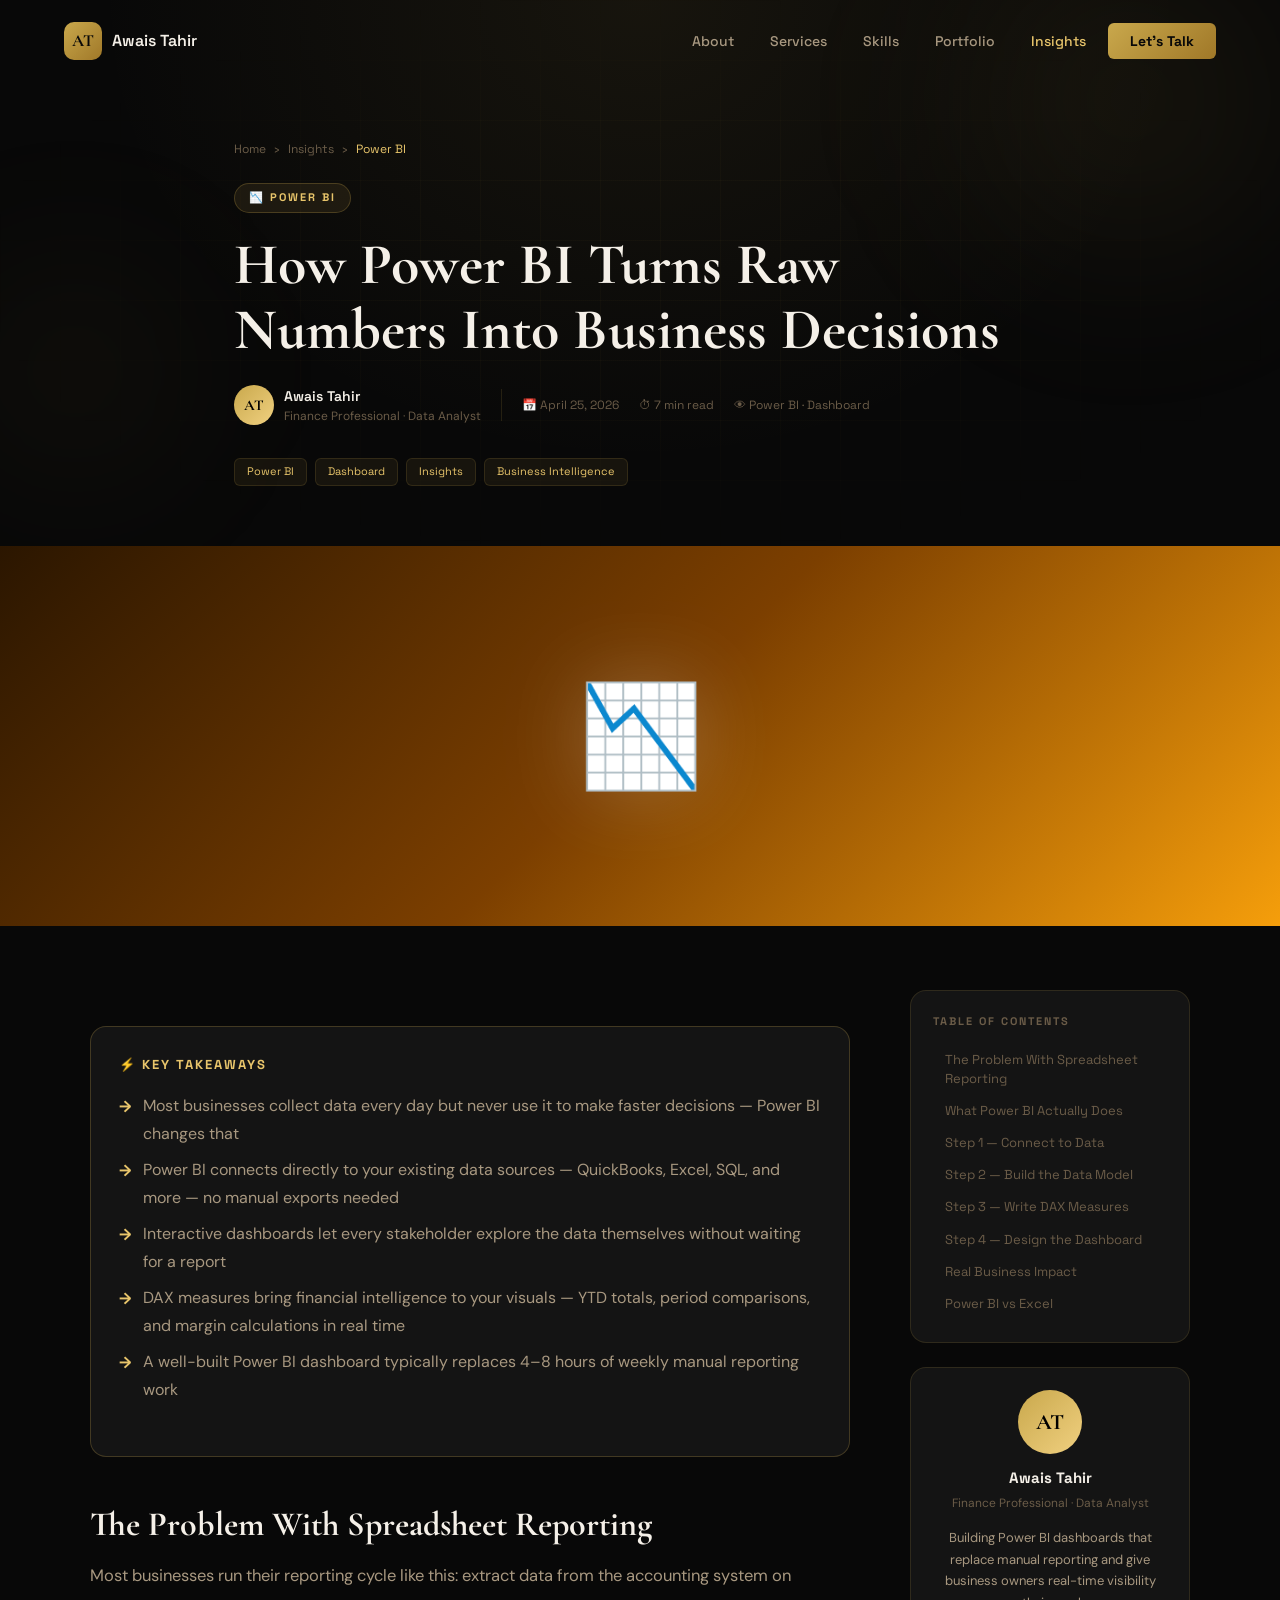
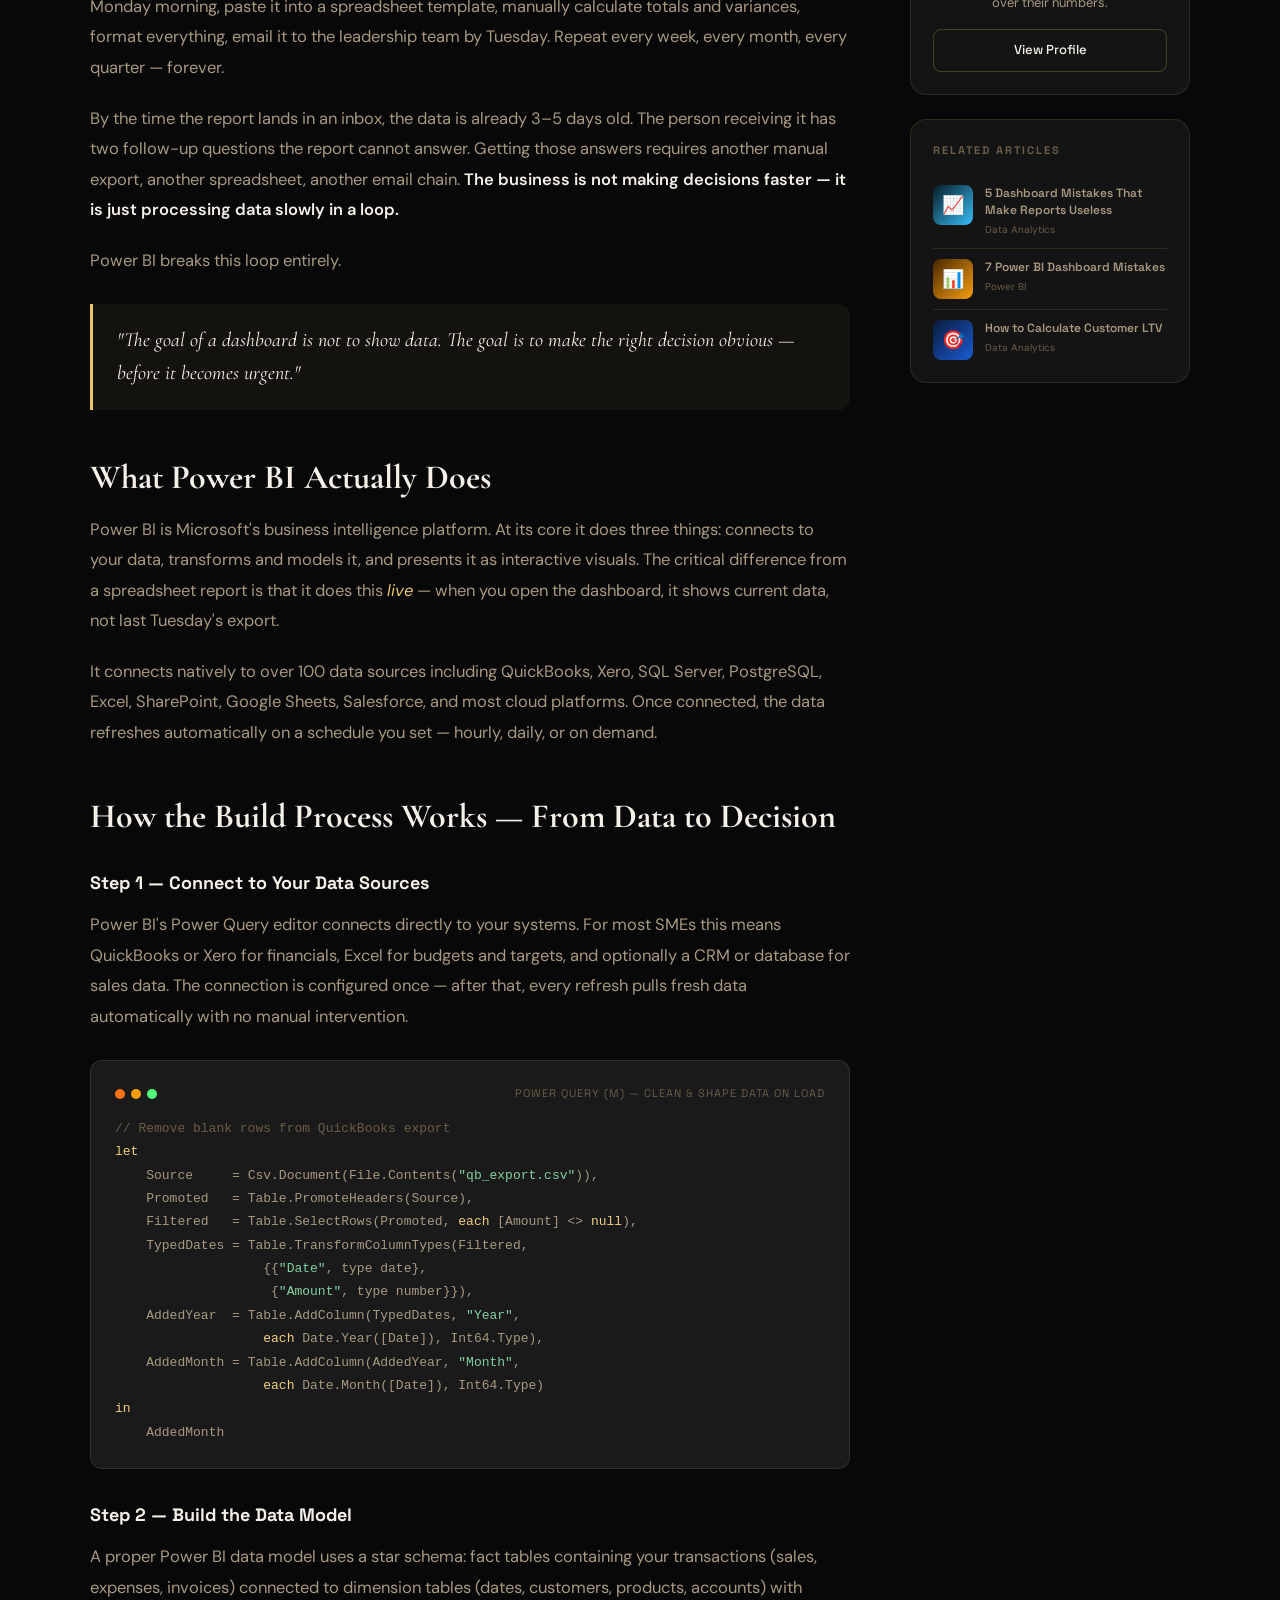
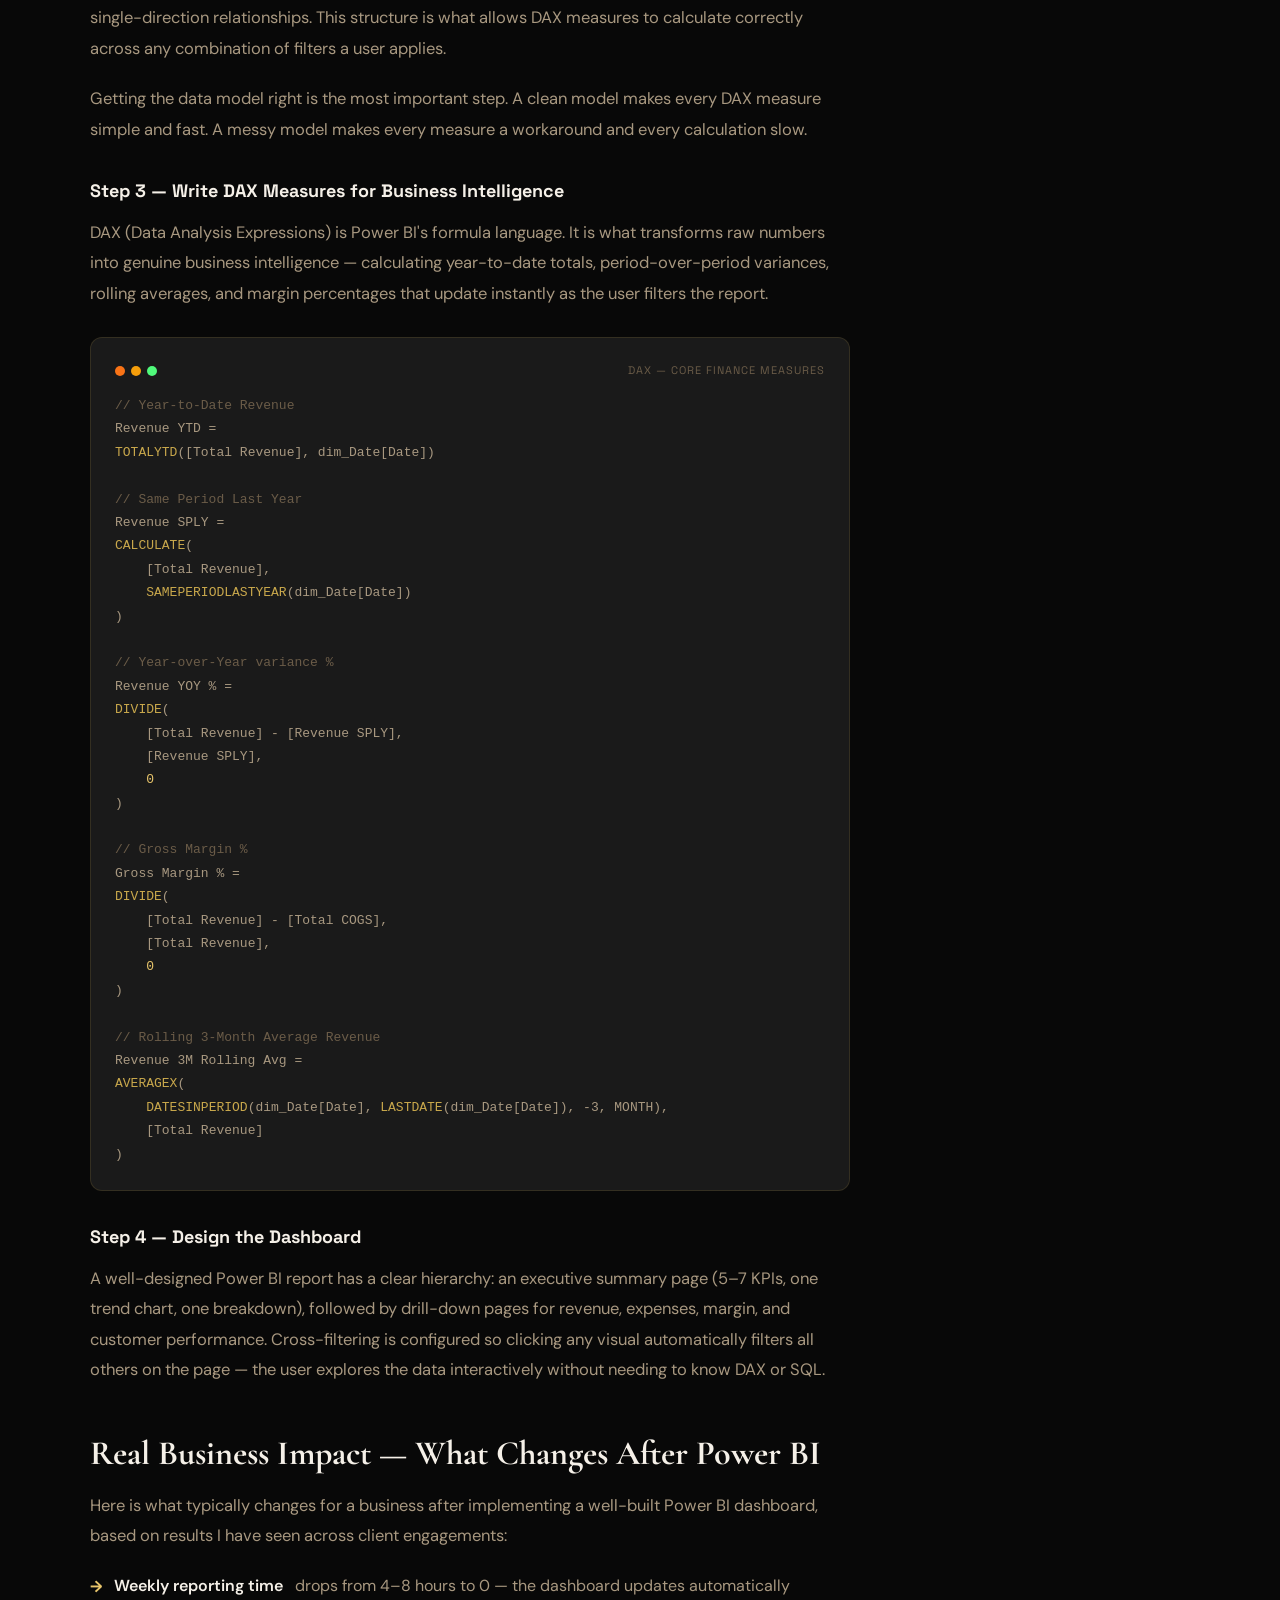
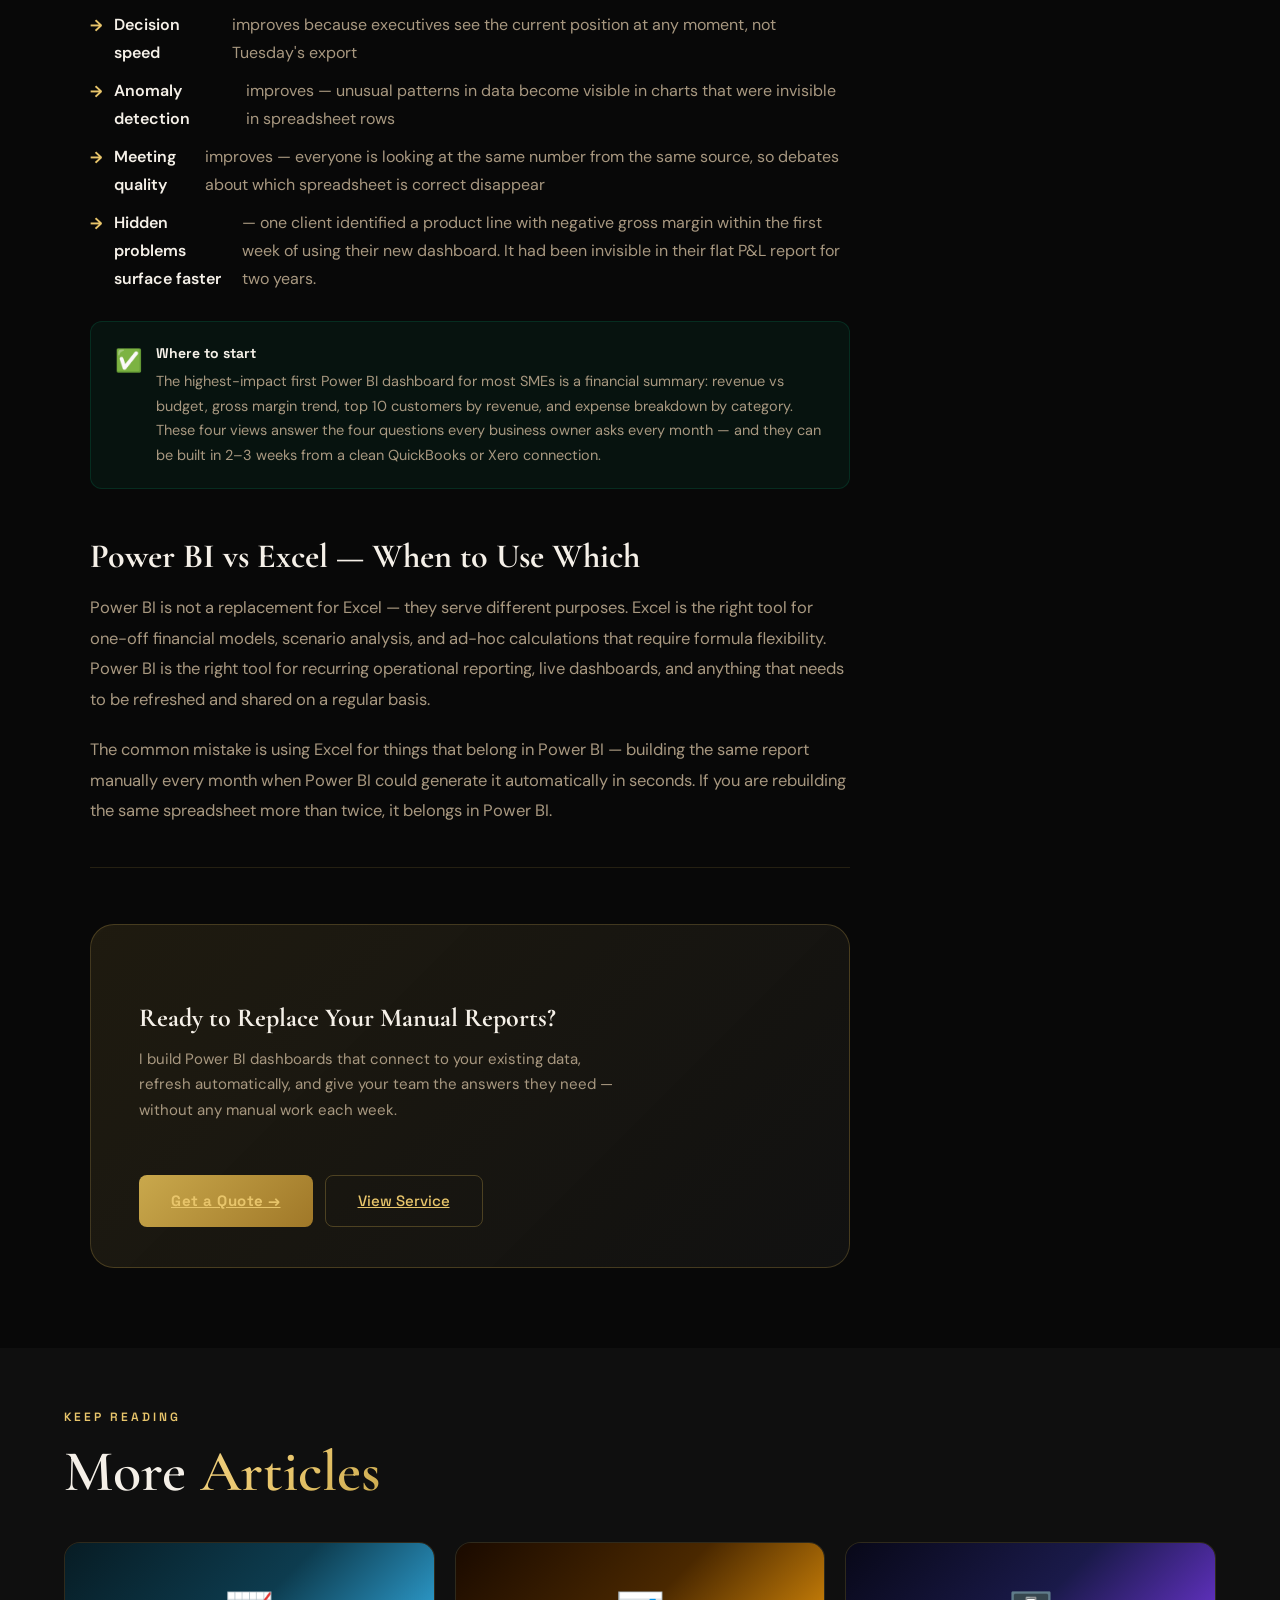
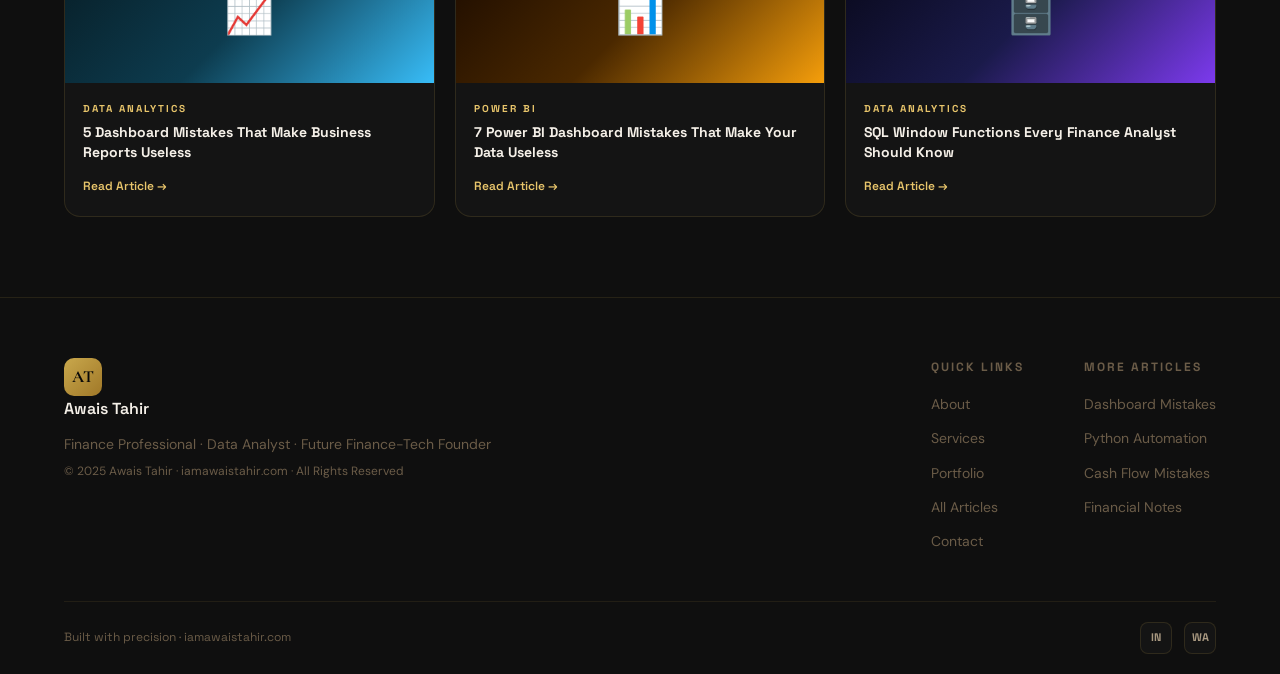
<file: Blogs/blog-powerbi-business-decisions.html>
<!DOCTYPE html>
<html lang="en">
<head>
  <meta charset="UTF-8" /><meta name="viewport" content="width=device-width, initial-scale=1.0" />
  <title>How Power BI Turns Raw Numbers Into Business Decisions | Awais Tahir</title>
  <meta name="description" content="Power BI transforms spreadsheets into interactive dashboards that reveal trends, risks, and opportunities so owners can make faster, smarter decisions." />
  <link rel="preconnect" href="https://fonts.googleapis.com" /><link rel="preconnect" href="https://fonts.gstatic.com" crossorigin />
  <link href="https://fonts.googleapis.com/css2?family=Cormorant+Garamond:wght@300;400;500;600;700&family=DM+Sans:wght@300;400;500;600&family=Space+Grotesk:wght@400;500;600;700&display=swap" rel="stylesheet" />
  <link rel="stylesheet" href="../style.css" /><link rel="stylesheet" href="blog-post.css" />
</head>
<body>
<nav id="navbar"><div class="nav-inner"><a href="../index.html" class="nav-logo"><span class="logo-at">AT</span><span class="logo-name">Awais Tahir</span></a><ul class="nav-links"><li><a href="../about.html">About</a></li><li><a href="../services.html">Services</a></li><li><a href="../skills.html">Skills</a></li><li><a href="../portfolio.html">Portfolio</a></li><li><a href="../insights.html" style="color:var(--blue-light)">Insights</a></li><li><a href="../index.html#contact" class="nav-cta">Let's Talk</a></li></ul><button class="hamburger" id="hamburger" aria-label="Menu"><span></span><span></span><span></span></button></div></nav>
<div class="mobile-menu" id="mobileMenu"><ul><li><a href="../about.html" onclick="closeMobile()">About</a></li><li><a href="../services.html" onclick="closeMobile()">Services</a></li><li><a href="../skills.html" onclick="closeMobile()">Skills</a></li><li><a href="../portfolio.html" onclick="closeMobile()">Portfolio</a></li><li><a href="../insights.html" onclick="closeMobile()">Insights</a></li><li><a href="../index.html#contact" onclick="closeMobile()">Contact</a></li></ul></div>

<section class="blog-hero">
  <div class="blog-hero-orb bh-orb-1"></div><div class="blog-hero-orb bh-orb-2"></div>
  <div class="container">
    <div class="blog-breadcrumb"><a href="../index.html">Home</a> › <a href="../insights.html">Insights</a> › <span>Power BI</span></div>
    <div class="blog-cat">📉 Power BI</div>
    <h1 class="blog-title">How Power BI Turns Raw Numbers Into Business Decisions</h1>
    <div class="blog-meta-row">
      <div class="blog-author"><div class="blog-author-avatar">AT</div><div><div class="blog-author-name">Awais Tahir</div><div class="blog-author-role">Finance Professional · Data Analyst</div></div></div>
      <div class="blog-meta-sep"></div>
      <div class="blog-meta-item">📅 April 25, 2026</div>
      <div class="blog-meta-item">⏱ 7 min read</div>
      <div class="blog-meta-item">👁 Power BI · Dashboard</div>
    </div>
    <div class="blog-tags"><span class="blog-tag">Power BI</span><span class="blog-tag">Dashboard</span><span class="blog-tag">Insights</span><span class="blog-tag">Business Intelligence</span></div>
  </div>
</section>
<div class="blog-banner" style="background:linear-gradient(135deg,#2b1600 0%,#7c3f00 50%,#f59e0b 100%)"><div class="blog-banner-emoji">📉</div></div>

<section class="blog-body-section">
  <div class="container">
    <div class="blog-layout">
      <article class="blog-content">

        <div class="blog-summary">
          <div class="blog-summary-title">⚡ Key Takeaways</div>
          <ul>
            <li>Most businesses collect data every day but never use it to make faster decisions — Power BI changes that</li>
            <li>Power BI connects directly to your existing data sources — QuickBooks, Excel, SQL, and more — no manual exports needed</li>
            <li>Interactive dashboards let every stakeholder explore the data themselves without waiting for a report</li>
            <li>DAX measures bring financial intelligence to your visuals — YTD totals, period comparisons, and margin calculations in real time</li>
            <li>A well-built Power BI dashboard typically replaces 4–8 hours of weekly manual reporting work</li>
          </ul>
        </div>

        <h2>The Problem With Spreadsheet Reporting</h2>
        <p>Most businesses run their reporting cycle like this: extract data from the accounting system on Monday morning, paste it into a spreadsheet template, manually calculate totals and variances, format everything, email it to the leadership team by Tuesday. Repeat every week, every month, every quarter — forever.</p>
        <p>By the time the report lands in an inbox, the data is already 3–5 days old. The person receiving it has two follow-up questions the report cannot answer. Getting those answers requires another manual export, another spreadsheet, another email chain. <strong>The business is not making decisions faster — it is just processing data slowly in a loop.</strong></p>
        <p>Power BI breaks this loop entirely.</p>

        <blockquote>"The goal of a dashboard is not to show data. The goal is to make the right decision obvious — before it becomes urgent."</blockquote>

        <h2>What Power BI Actually Does</h2>
        <p>Power BI is Microsoft's business intelligence platform. At its core it does three things: connects to your data, transforms and models it, and presents it as interactive visuals. The critical difference from a spreadsheet report is that it does this <em>live</em> — when you open the dashboard, it shows current data, not last Tuesday's export.</p>
        <p>It connects natively to over 100 data sources including QuickBooks, Xero, SQL Server, PostgreSQL, Excel, SharePoint, Google Sheets, Salesforce, and most cloud platforms. Once connected, the data refreshes automatically on a schedule you set — hourly, daily, or on demand.</p>

        <h2>How the Build Process Works — From Data to Decision</h2>

        <h3>Step 1 — Connect to Your Data Sources</h3>
        <p>Power BI's Power Query editor connects directly to your systems. For most SMEs this means QuickBooks or Xero for financials, Excel for budgets and targets, and optionally a CRM or database for sales data. The connection is configured once — after that, every refresh pulls fresh data automatically with no manual intervention.</p>

        <div class="blog-code">
          <div class="blog-code-header"><div class="blog-code-dots"><div class="blog-code-dot" style="background:#f97316"></div><div class="blog-code-dot" style="background:#f59e0b"></div><div class="blog-code-dot" style="background:#50fa7b"></div></div><span>Power Query (M) — Clean & Shape Data on Load</span></div>
          <pre><span class="cmt">// Remove blank rows from QuickBooks export</span>
<span class="kw">let</span>
    Source     = Csv.Document(File.Contents(<span class="str">"qb_export.csv"</span>)),
    Promoted   = Table.PromoteHeaders(Source),
    Filtered   = Table.SelectRows(Promoted, <span class="kw">each</span> [Amount] <> <span class="kw">null</span>),
    TypedDates = Table.TransformColumnTypes(Filtered,
                   {{<span class="str">"Date"</span>, type date},
                    {<span class="str">"Amount"</span>, type number}}),
    AddedYear  = Table.AddColumn(TypedDates, <span class="str">"Year"</span>,
                   <span class="kw">each</span> Date.Year([Date]), Int64.Type),
    AddedMonth = Table.AddColumn(AddedYear, <span class="str">"Month"</span>,
                   <span class="kw">each</span> Date.Month([Date]), Int64.Type)
<span class="kw">in</span>
    AddedMonth</pre>
        </div>

        <h3>Step 2 — Build the Data Model</h3>
        <p>A proper Power BI data model uses a star schema: fact tables containing your transactions (sales, expenses, invoices) connected to dimension tables (dates, customers, products, accounts) with single-direction relationships. This structure is what allows DAX measures to calculate correctly across any combination of filters a user applies.</p>
        <p>Getting the data model right is the most important step. A clean model makes every DAX measure simple and fast. A messy model makes every measure a workaround and every calculation slow.</p>

        <h3>Step 3 — Write DAX Measures for Business Intelligence</h3>
        <p>DAX (Data Analysis Expressions) is Power BI's formula language. It is what transforms raw numbers into genuine business intelligence — calculating year-to-date totals, period-over-period variances, rolling averages, and margin percentages that update instantly as the user filters the report.</p>

        <div class="blog-code">
          <div class="blog-code-header"><div class="blog-code-dots"><div class="blog-code-dot" style="background:#f97316"></div><div class="blog-code-dot" style="background:#f59e0b"></div><div class="blog-code-dot" style="background:#50fa7b"></div></div><span>DAX — Core Finance Measures</span></div>
          <pre><span class="cmt">// Year-to-Date Revenue</span>
Revenue YTD =
<span class="fn">TOTALYTD</span>([Total Revenue], dim_Date[Date])

<span class="cmt">// Same Period Last Year</span>
Revenue SPLY =
<span class="fn">CALCULATE</span>(
    [Total Revenue],
    <span class="fn">SAMEPERIODLASTYEAR</span>(dim_Date[Date])
)

<span class="cmt">// Year-over-Year variance %</span>
Revenue YOY % =
<span class="fn">DIVIDE</span>(
    [Total Revenue] - [Revenue SPLY],
    [Revenue SPLY],
    <span class="num">0</span>
)

<span class="cmt">// Gross Margin %</span>
Gross Margin % =
<span class="fn">DIVIDE</span>(
    [Total Revenue] - [Total COGS],
    [Total Revenue],
    <span class="num">0</span>
)

<span class="cmt">// Rolling 3-Month Average Revenue</span>
Revenue 3M Rolling Avg =
<span class="fn">AVERAGEX</span>(
    <span class="fn">DATESINPERIOD</span>(dim_Date[Date], <span class="fn">LASTDATE</span>(dim_Date[Date]), -3, MONTH),
    [Total Revenue]
)</pre>
        </div>

        <h3>Step 4 — Design the Dashboard</h3>
        <p>A well-designed Power BI report has a clear hierarchy: an executive summary page (5–7 KPIs, one trend chart, one breakdown), followed by drill-down pages for revenue, expenses, margin, and customer performance. Cross-filtering is configured so clicking any visual automatically filters all others on the page — the user explores the data interactively without needing to know DAX or SQL.</p>

        <h2>Real Business Impact — What Changes After Power BI</h2>
        <p>Here is what typically changes for a business after implementing a well-built Power BI dashboard, based on results I have seen across client engagements:</p>
        <ul>
          <li><strong>Weekly reporting time</strong> drops from 4–8 hours to 0 — the dashboard updates automatically</li>
          <li><strong>Decision speed</strong> improves because executives see the current position at any moment, not Tuesday's export</li>
          <li><strong>Anomaly detection</strong> improves — unusual patterns in data become visible in charts that were invisible in spreadsheet rows</li>
          <li><strong>Meeting quality</strong> improves — everyone is looking at the same number from the same source, so debates about which spreadsheet is correct disappear</li>
          <li><strong>Hidden problems surface faster</strong> — one client identified a product line with negative gross margin within the first week of using their new dashboard. It had been invisible in their flat P&L report for two years.</li>
        </ul>

        <div class="blog-callout tip">
          <div class="blog-callout-icon">✅</div>
          <div class="blog-callout-body">
            <div class="blog-callout-title">Where to start</div>
            <div class="blog-callout-text">The highest-impact first Power BI dashboard for most SMEs is a financial summary: revenue vs budget, gross margin trend, top 10 customers by revenue, and expense breakdown by category. These four views answer the four questions every business owner asks every month — and they can be built in 2–3 weeks from a clean QuickBooks or Xero connection.</div>
          </div>
        </div>

        <h2>Power BI vs Excel — When to Use Which</h2>
        <p>Power BI is not a replacement for Excel — they serve different purposes. Excel is the right tool for one-off financial models, scenario analysis, and ad-hoc calculations that require formula flexibility. Power BI is the right tool for recurring operational reporting, live dashboards, and anything that needs to be refreshed and shared on a regular basis.</p>
        <p>The common mistake is using Excel for things that belong in Power BI — building the same report manually every month when Power BI could generate it automatically in seconds. If you are rebuilding the same spreadsheet more than twice, it belongs in Power BI.</p>

        <div class="blog-divider"></div>
        <div class="blog-cta-banner">
          <div class="blog-cta-text">
            <h3>Ready to Replace Your Manual Reports?</h3>
            <p>I build Power BI dashboards that connect to your existing data, refresh automatically, and give your team the answers they need — without any manual work each week.</p>
          </div>
          <div class="blog-cta-btns">
            <a href="../index.html#contact" class="btn-primary">Get a Quote →</a>
            <a href="../services.html#powerbi" class="btn-ghost">View Service</a>
          </div>
        </div>
      </article>

      <aside class="blog-sidebar">
        <div class="blog-toc">
          <div class="blog-toc-title">Table of Contents</div>
          <ul class="blog-toc-list">
            <li><a href="#" onclick="return false">The Problem With Spreadsheet Reporting</a></li>
            <li><a href="#" onclick="return false">What Power BI Actually Does</a></li>
            <li><a href="#" onclick="return false">Step 1 — Connect to Data</a></li>
            <li><a href="#" onclick="return false">Step 2 — Build the Data Model</a></li>
            <li><a href="#" onclick="return false">Step 3 — Write DAX Measures</a></li>
            <li><a href="#" onclick="return false">Step 4 — Design the Dashboard</a></li>
            <li><a href="#" onclick="return false">Real Business Impact</a></li>
            <li><a href="#" onclick="return false">Power BI vs Excel</a></li>
          </ul>
        </div>
        <div class="blog-sidebar-author">
          <div class="bsa-avatar">AT</div>
          <div class="bsa-name">Awais Tahir</div>
          <div class="bsa-role">Finance Professional · Data Analyst</div>
          <div class="bsa-desc">Building Power BI dashboards that replace manual reporting and give business owners real-time visibility over their numbers.</div>
          <a href="../about.html" class="btn-ghost" style="width:100%;justify-content:center;font-size:13px;padding:10px">View Profile</a>
        </div>
        <div class="blog-related-sidebar">
          <div class="blog-related-sidebar-title">Related Articles</div>
          <a href="blog-dashboard-mistakes.html" class="brs-item"><div class="brs-icon" style="background:linear-gradient(135deg,#071c24,#38bdf8)">📈</div><div><div class="brs-title">5 Dashboard Mistakes That Make Reports Useless</div><div class="brs-cat">Data Analytics</div></div></a>
          <a href="blog-power-bi-mistakes.html" class="brs-item"><div class="brs-icon" style="background:linear-gradient(135deg,#4a2800,#f59e0b)">📊</div><div><div class="brs-title">7 Power BI Dashboard Mistakes</div><div class="brs-cat">Power BI</div></div></a>
          <a href="blog-customer-lifetime-value.html" class="brs-item"><div class="brs-icon" style="background:linear-gradient(135deg,#0a1a3a,#1a5cd4)">🎯</div><div><div class="brs-title">How to Calculate Customer LTV</div><div class="brs-cat">Data Analytics</div></div></a>
        </div>
      </aside>
    </div>
  </div>
</section>

<section class="blog-related-section">
  <div class="container">
    <div class="section-header scroll-reveal" style="margin-bottom:36px"><div class="section-label">Keep Reading</div><h2 class="section-title">More <span class="gradient-text">Articles</span></h2></div>
    <div class="blog-related-grid">
      <a href="blog-dashboard-mistakes.html" class="brel-card scroll-reveal"><div class="brel-img" style="background:linear-gradient(135deg,#071c24,#0d3c4f,#38bdf8)">📈</div><div class="brel-body"><div class="brel-cat">Data Analytics</div><div class="brel-title">5 Dashboard Mistakes That Make Business Reports Useless</div><div class="brel-link">Read Article →</div></div></a>
      <a href="blog-power-bi-mistakes.html" class="brel-card scroll-reveal" style="transition-delay:.1s"><div class="brel-img" style="background:linear-gradient(135deg,#1a0a00,#4a2800,#f59e0b)">📊</div><div class="brel-body"><div class="brel-cat">Power BI</div><div class="brel-title">7 Power BI Dashboard Mistakes That Make Your Data Useless</div><div class="brel-link">Read Article →</div></div></a>
      <a href="blog-sql-window-functions.html" class="brel-card scroll-reveal" style="transition-delay:.2s"><div class="brel-img" style="background:linear-gradient(135deg,#080818,#1a1a4a,#7c3aed)">🗄️</div><div class="brel-body"><div class="brel-cat">Data Analytics</div><div class="brel-title">SQL Window Functions Every Finance Analyst Should Know</div><div class="brel-link">Read Article →</div></div></a>
    </div>
  </div>
</section>

<footer class="footer"><div class="container"><div class="footer-inner"><div class="footer-brand"><div class="footer-logo"><span class="logo-at">AT</span><span class="logo-name">Awais Tahir</span></div><p class="footer-tagline">Finance Professional · Data Analyst · Future Finance-Tech Founder</p><p class="footer-copy">© 2025 Awais Tahir · iamawaistahir.com · All Rights Reserved</p></div><div class="footer-links"><div class="fl-col"><div class="fl-title">Quick Links</div><a href="../about.html">About</a><a href="../services.html">Services</a><a href="../portfolio.html">Portfolio</a><a href="../insights.html">All Articles</a><a href="../index.html#contact">Contact</a></div><div class="fl-col"><div class="fl-title">More Articles</div><a href="blog-dashboard-mistakes.html">Dashboard Mistakes</a><a href="blog-python-accounting-automation.html">Python Automation</a><a href="blog-cashflow-mistakes.html">Cash Flow Mistakes</a><a href="blog-financial-statement-notes.html">Financial Notes</a></div></div></div><div class="footer-bottom"><span>Built with precision · iamawaistahir.com</span><div class="footer-socials"><a href="https://www.linkedin.com/in/iamawais1628/" target="_blank">in</a><a href="https://wa.me/923000889402" target="_blank">wa</a></div></div></div></footer>
<button class="scroll-top" id="scrollTop" onclick="window.scrollTo({top:0,behavior:'smooth'})">↑</button>
<script>const nb=document.getElementById('navbar');window.addEventListener('scroll',()=>{nb.classList.toggle('scrolled',window.scrollY>40);document.getElementById('scrollTop').classList.toggle('visible',window.scrollY>400);});const hb=document.getElementById('hamburger'),mm=document.getElementById('mobileMenu');hb.addEventListener('click',()=>{mm.classList.toggle('open');const s=hb.querySelectorAll('span');if(mm.classList.contains('open')){s[0].style.transform='rotate(45deg) translate(5px,5px)';s[1].style.opacity='0';s[2].style.transform='rotate(-45deg) translate(5px,-5px)';}else{s.forEach(x=>{x.style.transform='';x.style.opacity='';})}});function closeMobile(){mm.classList.remove('open');hb.querySelectorAll('span').forEach(s=>{s.style.transform='';s.style.opacity='';})}const obs=new IntersectionObserver(e=>{e.forEach(x=>{if(x.isIntersecting)x.target.classList.add('visible');})},{threshold:0.08,rootMargin:'0px 0px -40px 0px'});document.querySelectorAll('.scroll-reveal').forEach(el=>obs.observe(el));</script>
</body></html>
</file>
<file: style.css>
/* ══════════════════════════════════════════════
   AWAIS TAHIR PORTFOLIO — BLACK & GOLD THEME
   ══════════════════════════════════════════════ */

/* ─── Reset & Variables ─── */
*, *::before, *::after { box-sizing: border-box; margin: 0; padding: 0; }

:root {
  /* ── Black surfaces ── */
  --navy:       #080808;
  --navy-2:     #0f0f0f;
  --navy-3:     #141414;
  --navy-4:     #1a1a1a;

  /* ── Gold accents ── */
  --blue:       #c9a84c;
  --blue-light: #e8c56b;
  --emerald:    #b8932a;
  --emerald-l:  #f0d080;
  --gold:       #e8c56b;
  --purple:     #d4a843;
  --purple-l:   #f0d080;
  --white:      #ffffff;

  /* ── Text ── */
  --text-1:     #f5f0e8;
  --text-2:     #a89880;
  --text-3:     #6b5c48;

  /* ── Borders & glass ── */
  --border:     rgba(201,168,76,0.15);
  --glass-bg:   rgba(201,168,76,0.04);
  --glass-bg2:  rgba(201,168,76,0.07);

  --radius:     16px;
  --radius-lg:  24px;
  --shadow-glow: 0 0 40px rgba(201,168,76,0.2);
  --font-display: 'Cormorant Garamond', serif;
  --font-body:    'DM Sans', sans-serif;
  --font-ui:      'Space Grotesk', sans-serif;
}


html { scroll-behavior: smooth; font-size: 16px; }

body {
  font-family: var(--font-body);
  background: var(--navy);
  color: var(--text-1);
  overflow-x: hidden;
  line-height: 1.6;
  -webkit-font-smoothing: antialiased;
}

::selection { background: var(--blue); color: #000; }

/* ─── Scrollbar ─── */
::-webkit-scrollbar { width: 6px; }
::-webkit-scrollbar-track { background: var(--navy-2); }
::-webkit-scrollbar-thumb { background: var(--blue); border-radius: 3px; }

/* ─── Utils ─── */
.container { max-width: 1200px; margin: 0 auto; padding: 0 24px; }
.section { padding: 100px 0; position: relative; overflow: hidden; }
.section-dark { background: var(--navy-2); }
.gradient-text {
  background: linear-gradient(135deg, #f0d080, #e8c56b, #c9a84c);
  -webkit-background-clip: text;
  -webkit-text-fill-color: transparent;
  background-clip: text;
}
.d-none { display: none; }

/* ─── Section Headers ─── */
.section-label {
  font-family: var(--font-ui);
  font-size: 12px;
  font-weight: 600;
  letter-spacing: 3px;
  text-transform: uppercase;
  color: var(--blue-light);
  margin-bottom: 12px;
}
.section-title {
  font-family: var(--font-display);
  font-size: clamp(36px, 5vw, 58px);
  font-weight: 600;
  line-height: 1.15;
  margin-bottom: 20px;
  color: var(--text-1);
}
.section-desc {
  font-size: 17px;
  color: var(--text-2);
  max-width: 560px;
  line-height: 1.7;
}
.section-header { margin-bottom: 64px; }

/* ─── Buttons ─── */
.btn-primary {
  display: inline-flex;
  align-items: center;
  gap: 8px;
  padding: 14px 32px;
  background: linear-gradient(135deg, #c9a84c, #a07828);
  color: #080808;
  text-decoration: none;
  border-radius: 8px;
  font-family: var(--font-ui);
  font-weight: 700;
  font-size: 15px;
  letter-spacing: .5px;
  border: none;
  cursor: pointer;
  transition: all .3s ease;
  position: relative;
  overflow: hidden;
}
.btn-primary::before {
  content: '';
  position: absolute;
  inset: 0;
  background: linear-gradient(135deg, #f0d080, #e8c56b);
  opacity: 0;
  transition: opacity .3s;
}
.btn-primary:hover { transform: translateY(-2px); box-shadow: 0 12px 40px rgba(201,168,76,.4); }
.btn-primary:hover::before { opacity: 1; }
.btn-primary > * { position: relative; z-index: 1; }
.btn-full { width: 100%; justify-content: center; }

.btn-ghost {
  display: inline-flex;
  align-items: center;
  gap: 8px;
  padding: 13px 32px;
  background: transparent;
  color: var(--text-1);
  text-decoration: none;
  border-radius: 8px;
  font-family: var(--font-ui);
  font-weight: 500;
  font-size: 15px;
  border: 1px solid rgba(201,168,76,0.3);
  cursor: pointer;
  transition: all .3s ease;
}
.btn-ghost:hover { border-color: var(--blue-light); color: var(--blue-light); background: rgba(201,168,76,.06); }

/* ─── Glass / elevated cards ─── */
.glass-card {
  background: var(--glass-bg);
  border: 1px solid var(--border);
  box-shadow: 0 4px 24px rgba(0,0,0,.4);
  border-radius: var(--radius);
}

/* ═══════════════════════ NAVBAR ═══════════════════════ */
#navbar {
  position: fixed;
  top: 0; left: 0; right: 0;
  z-index: 1000;
  padding: 0;
  transition: all .4s ease;
}
#navbar.scrolled {
  background: rgba(8,8,8,.96);
  backdrop-filter: blur(20px);
  -webkit-backdrop-filter: blur(20px);
  border-bottom: 1px solid rgba(201,168,76,.2);
  box-shadow: 0 2px 30px rgba(0,0,0,.5);
}
.nav-inner {
  max-width: 1200px;
  margin: 0 auto;
  padding: 22px 24px;
  display: flex;
  align-items: center;
  justify-content: space-between;
}
.nav-logo {
  display: flex;
  align-items: center;
  gap: 10px;
  text-decoration: none;
}
.logo-at {
  width: 38px; height: 38px;
  background: linear-gradient(135deg, #c9a84c, #a07828);
  border-radius: 10px;
  display: grid;
  place-items: center;
  font-family: var(--font-display);
  font-weight: 700;
  font-size: 17px;
  color: #080808;
}
.logo-name {
  font-family: var(--font-ui);
  font-weight: 600;
  font-size: 16px;
  color: var(--text-1);
}
.nav-links {
  display: flex;
  align-items: center;
  gap: 8px;
  list-style: none;
}
.nav-links a {
  font-family: var(--font-ui);
  font-size: 14px;
  font-weight: 500;
  color: var(--text-2);
  text-decoration: none;
  padding: 8px 14px;
  border-radius: 6px;
  transition: all .2s;
}
.nav-links a:hover { color: var(--blue-light); background: rgba(201,168,76,.07); }
.nav-cta {
  background: linear-gradient(135deg, #c9a84c, #a07828) !important;
  color: #080808 !important;
  font-weight: 700 !important;
  padding: 9px 22px !important;
}
.nav-cta:hover { box-shadow: 0 6px 24px rgba(201,168,76,.35); transform: translateY(-1px); color: #080808 !important; }
.hamburger { display: none; flex-direction: column; gap: 5px; background: none; border: none; cursor: pointer; padding: 4px; }
.hamburger span { display: block; width: 24px; height: 2px; background: var(--text-1); border-radius: 2px; transition: all .3s; }

/* Mobile Menu */
.mobile-menu {
  position: fixed;
  top: 0; left: 0; right: 0; bottom: 0;
  background: rgba(8,8,8,.98);
  z-index: 999;
  display: flex;
  align-items: center;
  justify-content: center;
  opacity: 0;
  pointer-events: none;
  transition: opacity .3s;
}
.mobile-menu.open { opacity: 1; pointer-events: all; }
.mobile-menu ul { list-style: none; text-align: center; }
.mobile-menu li { margin: 16px 0; }
.mobile-menu a { font-family: var(--font-display); font-size: 32px; font-weight: 600; color: var(--text-1); text-decoration: none; transition: color .2s; }
.mobile-menu a:hover { color: var(--blue-light); }

/* ═══════════════════════ HERO ═══════════════════════ */

.hero-photo {
  width: 260px;
  height: 340px;
  object-fit: cover;
  border-radius: 24px;
  border: 1px solid rgba(201,168,76,0.2);
  box-shadow: 0 8px 40px rgba(0,0,0,.5);
}

#hero {
  min-height: 100vh;
  display: flex;
  align-items: center;
  position: relative;
  overflow: hidden;
  padding: 120px 0 80px;
  background: radial-gradient(ellipse at 20% 50%, #0f0c00 0%, #080808 60%);
}
#heroCanvas {
  position: absolute;
  inset: 0;
  width: 100%;
  height: 100%;
  opacity: .35;
}
.hero-bg-grid {
  position: absolute;
  inset: 0;
  background-image:
    linear-gradient(rgba(201,168,76,.05) 1px, transparent 1px),
    linear-gradient(90deg, rgba(201,168,76,.05) 1px, transparent 1px);
  background-size: 60px 60px;
  mask-image: radial-gradient(ellipse at center, black 40%, transparent 80%);
}
.hero-orb {
  position: absolute;
  border-radius: 50%;
  filter: blur(80px);
  pointer-events: none;
}
.hero-orb-1 { width: 500px; height: 500px; background: radial-gradient(circle, rgba(201,168,76,.18) 0%, transparent 70%); top: -100px; right: 0; }
.hero-orb-2 { width: 400px; height: 400px; background: radial-gradient(circle, rgba(160,120,40,.12) 0%, transparent 70%); bottom: 0; left: -100px; }
.hero-orb-3 { width: 300px; height: 300px; background: radial-gradient(circle, rgba(232,197,107,.1) 0%, transparent 70%); top: 30%; left: 40%; }

/* Hero floating cards */
.float-card {
  position: absolute;
  background: rgba(20,16,4,.90);
  border: 1px solid rgba(201,168,76,.25);
  backdrop-filter: blur(20px);
  border-radius: 14px;
  padding: 16px 20px;
  min-width: 160px;
  z-index: 5;
  box-shadow: 0 8px 32px rgba(0,0,0,.5);
}
.float-card-1 { bottom: 28%; right: 8%; animation: floatAnim 4s ease-in-out infinite; }
.float-card-2 { top: 22%; right: 4%; animation: floatAnim 5s ease-in-out infinite .5s; }
.float-card-3 { top: 55%; right: 18%; animation: floatAnim 3.5s ease-in-out infinite 1s; }
.fc-label { font-size: 10px; color: var(--text-3); text-transform: uppercase; letter-spacing: 1px; margin-bottom: 4px; font-family: var(--font-ui); }
.fc-value { font-family: var(--font-ui); font-size: 24px; font-weight: 700; color: var(--blue-light); }
.fc-bar { height: 4px; background: rgba(201,168,76,.12); border-radius: 2px; margin-top: 8px; }
.fc-fill { height: 100%; background: linear-gradient(90deg, #c9a84c, #f0d080); border-radius: 2px; }
.fc-icon { font-size: 22px; margin-top: 4px; }
.fc-ring { width: 36px; height: 36px; border-radius: 50%; border: 3px solid transparent; border-top-color: #f0d080; border-right-color: #c9a84c; animation: spin 2s linear infinite; margin-top: 6px; }

@keyframes floatAnim { 0%,100% { transform: translateY(0); } 50% { transform: translateY(-12px); } }
@keyframes spin { to { transform: rotate(360deg); } }

/* Hero layout */
#hero .container { position: relative; z-index: 2; display: flex; align-items: center; gap: 60px; width: 100%; max-width: 1200px; margin: 0 auto; padding: 0 24px; }
.hero-content { flex: 1; max-width: 620px; }
.hero-badge {
  display: inline-flex;
  align-items: center;
  gap: 8px;
  padding: 8px 18px;
  background: rgba(201,168,76,.1);
  border: 1px solid rgba(201,168,76,.3);
  border-radius: 100px;
  font-family: var(--font-ui);
  font-size: 12px;
  font-weight: 600;
  letter-spacing: 2px;
  text-transform: uppercase;
  color: var(--blue-light);
  margin-bottom: 24px;
}
.hero-title {
  font-family: var(--font-display);
  font-size: clamp(40px, 6vw, 72px);
  font-weight: 700;
  line-height: 1.1;
  margin-bottom: 24px;
  color: var(--text-1);
}
.hero-title-accent {
  background: linear-gradient(135deg, #f0d080 0%, #c9a84c 50%, #a07828 100%);
  -webkit-background-clip: text;
  -webkit-text-fill-color: transparent;
  background-clip: text;
}
.hero-sub {
  font-size: 18px;
  color: var(--text-2);
  line-height: 1.7;
  margin-bottom: 36px;
}
.hero-actions { display: flex; gap: 16px; flex-wrap: wrap; margin-bottom: 36px; }
.hero-trust { display: flex; align-items: center; gap: 12px; flex-wrap: wrap; }
.trust-item { display: flex; align-items: center; gap: 6px; font-size: 13px; color: var(--text-3); font-family: var(--font-ui); }
.trust-dot { width: 8px; height: 8px; border-radius: 50%; background: var(--blue-light); display: inline-block; box-shadow: 0 0 8px rgba(232,197,107,.5); }
.trust-dot.emerald { background: #d4a843; box-shadow: 0 0 8px rgba(212,168,67,.5); }
.trust-dot.gold { background: #f0d080; box-shadow: 0 0 8px rgba(240,208,128,.5); }
.trust-sep { color: var(--text-3); }

/* Hero visual */
.hero-visual { position: relative; flex: 0 0 360px; display: flex; justify-content: center; }
.hero-img-wrap { position: relative; width: 300px; }
.hero-img-ring {
  position: absolute;
  inset: -20px;
  border-radius: 50%;
  border: 1px solid rgba(201,168,76,.2);
  animation: heroRingRotate 12s linear infinite;
}
.ring-2 {
  inset: -40px;
  border-color: rgba(232,197,107,.1);
  animation-duration: 20s;
  animation-direction: reverse;
}
@keyframes heroRingRotate { to { transform: rotate(360deg); } }
.hero-img-placeholder {
  background: linear-gradient(160deg, #1a1400, #141414);
  border: 1px solid rgba(201,168,76,.2);
  border-radius: var(--radius-lg);
  padding: 32px;
  text-align: center;
  position: relative;
  z-index: 2;
  box-shadow: 0 8px 40px rgba(0,0,0,.5), 0 0 60px rgba(201,168,76,.07);
}
.hero-img-placeholder svg { width: 180px; }
.img-label { font-family: var(--font-ui); font-weight: 700; font-size: 17px; margin-top: 12px; color: var(--text-1); }
.img-sublabel { font-size: 12px; color: var(--text-3); margin-top: 4px; letter-spacing: 1px; }
.hero-mini-chart {
  position: absolute;
  bottom: -16px; left: -20px;
  background: rgba(14,10,0,.95);
  border: 1px solid rgba(201,168,76,.25);
  border-radius: 12px;
  padding: 12px;
  width: 150px;
  z-index: 3;
  box-shadow: 0 4px 20px rgba(0,0,0,.4);
}
.hero-mini-chart svg { width: 100%; }
.hero-scroll-hint {
  position: absolute;
  bottom: 32px;
  left: 50%;
  transform: translateX(-50%);
  display: flex;
  flex-direction: column;
  align-items: center;
  gap: 8px;
  font-size: 11px;
  color: var(--text-3);
  letter-spacing: 2px;
  text-transform: uppercase;
  font-family: var(--font-ui);
}
.scroll-line {
  width: 1px;
  height: 40px;
  background: linear-gradient(to bottom, transparent, var(--blue-light));
  animation: scrollPulse 1.8s ease-in-out infinite;
}
@keyframes scrollPulse { 0%,100%{opacity:0;transform:scaleY(0)} 50%{opacity:1;transform:scaleY(1)} }

/* ─── Reveal Animations ─── */
.reveal-up { opacity: 0; transform: translateY(30px); animation: revealUp .8s ease forwards; }
.reveal-float { opacity: 0; animation: revealFade .6s ease forwards; }
@keyframes revealUp { to { opacity: 1; transform: translateY(0); } }
@keyframes revealFade { to { opacity: 1; } }

.scroll-reveal {
  opacity: 0;
  transform: translateY(40px);
  transition: opacity .7s ease, transform .7s ease;
}
.scroll-reveal.visible { opacity: 1; transform: translateY(0); }

/* ═══════════════════════ ABOUT ═══════════════════════ */
.about-grid { display: grid; grid-template-columns: 1fr 1fr; gap: 80px; align-items: center; }
.about-visual-col { position: relative; }
.about-img-frame { position: relative; }
.about-img-inner {
  background: var(--navy-3);
  border: 1px solid var(--border);
  border-radius: var(--radius-lg);
  overflow: hidden;
  box-shadow: 0 8px 40px rgba(0,0,0,.4), 0 0 0 1px rgba(201,168,76,.08);
}
.about-illustration { width: 100%; display: block; }
.about-badge-1, .about-badge-2 {
  position: absolute;
  display: flex;
  align-items: center;
  gap: 12px;
  padding: 14px 18px;
  border-radius: 14px;
  background: rgba(14,10,0,.92);
  border: 1px solid rgba(201,168,76,.25);
  box-shadow: 0 8px 32px rgba(0,0,0,.4);
  backdrop-filter: blur(16px);
}
.about-badge-1 { bottom: -20px; left: -20px; }
.about-badge-2 { top: -20px; right: -20px; }
.about-badge-icon { font-size: 24px; }
.ab-title { font-family: var(--font-ui); font-weight: 700; font-size: 15px; color: var(--text-1); }
.ab-sub { font-size: 11px; color: var(--text-3); }

.about-intro { font-size: 19px; line-height: 1.7; color: var(--text-1); margin-bottom: 16px; }
.about-intro strong { color: var(--blue-light); }
.about-body { font-size: 16px; color: var(--text-2); line-height: 1.8; margin-bottom: 16px; }

.about-pillars { display: flex; flex-direction: column; gap: 16px; margin: 32px 0 36px; }
.pillar { display: flex; align-items: center; gap: 16px; }
.pillar-icon { width: 48px; height: 48px; border-radius: 12px; display: grid; place-items: center; font-size: 22px; flex-shrink: 0; }
.pillar-title { font-family: var(--font-ui); font-weight: 600; font-size: 15px; color: var(--text-1); }
.pillar-sub { font-size: 12px; color: var(--text-3); margin-top: 2px; }

/* ═══════════════════════ SERVICES ═══════════════════════ */
.services-bg-orb {
  position: absolute;
  width: 600px; height: 600px;
  top: -150px; right: -150px;
  background: radial-gradient(circle, rgba(201,168,76,.06) 0%, transparent 70%);
  pointer-events: none;
}
.services-grid { display: grid; grid-template-columns: repeat(4, 1fr); gap: 20px; }
.service-card {
  background: var(--navy-3);
  border: 1px solid var(--border);
  border-radius: var(--radius);
  padding: 28px 24px;
  position: relative;
  overflow: hidden;
  transition: all .35s ease;
  cursor: default;
  box-shadow: 0 2px 16px rgba(0,0,0,.3);
}
.service-card::before {
  content: '';
  position: absolute;
  inset: 0;
  background: linear-gradient(135deg, rgba(201,168,76,.06) 0%, transparent 60%);
  opacity: 0;
  transition: opacity .35s;
}
.service-card:hover { transform: translateY(-6px); border-color: rgba(201,168,76,.4); box-shadow: 0 20px 60px rgba(0,0,0,.5), 0 0 30px rgba(201,168,76,.08); }
.service-card:hover::before { opacity: 1; }
/* Keep accent-rgb for the hover gradient — override to gold shades */
.service-card[style*="--accent:#1a5cd4"] { --accent-rgb: 201,168,76; }
.service-card[style*="--accent:#059669"] { --accent-rgb: 201,168,76; }
.service-card[style*="--accent:#7c3aed"] { --accent-rgb: 201,168,76; }
.service-card[style*="--accent:#f59e0b"] { --accent-rgb: 201,168,76; }
.service-card[style*="--accent:#0891b2"] { --accent-rgb: 201,168,76; }
.service-card[style*="--accent:#10b981"] { --accent-rgb: 201,168,76; }
.service-card[style*="--accent:#8b5cf6"] { --accent-rgb: 201,168,76; }
.service-card[style*="--accent:#f97316"] { --accent-rgb: 201,168,76; }

.sc-glow {
  position: absolute;
  top: 0; left: 0; right: 0;
  height: 1px;
  background: linear-gradient(90deg, transparent, var(--blue-light), transparent);
  opacity: 0;
  transition: opacity .35s;
}
.service-card:hover .sc-glow { opacity: 1; }
.sc-icon { font-size: 32px; margin-bottom: 16px; display: block; }
.sc-title { font-family: var(--font-ui); font-weight: 600; font-size: 16px; margin-bottom: 10px; color: var(--text-1); }
.sc-desc { font-size: 13.5px; color: var(--text-2); line-height: 1.7; margin-bottom: 16px; }
.sc-tags { display: flex; gap: 6px; flex-wrap: wrap; margin-bottom: 16px; }
.sc-tags span {
  font-size: 10px;
  font-family: var(--font-ui);
  padding: 3px 9px;
  border-radius: 100px;
  border: 1px solid rgba(201,168,76,.2);
  color: var(--text-3);
  background: rgba(201,168,76,.04);
  letter-spacing: .5px;
}
.sc-arrow { font-size: 18px; color: var(--blue-light); opacity: 0; transform: translateX(-8px); transition: all .3s; }
.service-card:hover .sc-arrow { opacity: 1; transform: translateX(0); }

/* ═══════════════════════ SKILLS ═══════════════════════ */
.skills-layout { display: grid; grid-template-columns: 1fr 1.4fr; gap: 80px; align-items: center; }
.skills-circles { display: grid; grid-template-columns: 1fr 1fr; gap: 32px; }
.skill-circle { position: relative; display: flex; flex-direction: column; align-items: center; }
.skill-circle svg { width: 120px; transform: rotate(-90deg); }
.skill-arc { transition: stroke-dashoffset 1.5s ease; }
.sc-inner { position: absolute; top: 50%; left: 50%; transform: translate(-50%,-50%); text-align: center; }
.sc-pct { font-family: var(--font-ui); font-weight: 700; font-size: 20px; display: block; color: var(--blue-light); }
.sc-name { font-size: 11px; color: var(--text-3); text-transform: uppercase; letter-spacing: 1px; margin-top: 2px; }

.skill-circle svg circle:first-child { stroke: #2a2218; }

.skills-bars {}
.skill-bar-item { margin-bottom: 22px; }
.sb-header { display: flex; justify-content: space-between; font-family: var(--font-ui); font-size: 14px; margin-bottom: 8px; color: var(--text-2); }
.sb-track { height: 6px; background: #1e1a12; border-radius: 3px; overflow: hidden; }
.sb-fill { height: 100%; border-radius: 3px; width: 0; transition: width 1.4s ease; }

.tech-badges { display: flex; flex-wrap: wrap; gap: 10px; margin-top: 32px; }
.tech-badge {
  display: flex;
  align-items: center;
  gap: 6px;
  padding: 8px 16px;
  background: var(--navy-3);
  border: 1px solid var(--border);
  border-radius: 8px;
  font-family: var(--font-ui);
  font-size: 13px;
  color: var(--text-2);
  transition: all .2s;
}
.tech-badge:hover { border-color: var(--blue-light); color: var(--blue-light); transform: translateY(-2px); box-shadow: 0 4px 16px rgba(201,168,76,.15); }

/* ═══════════════════════ PORTFOLIO ═══════════════════════ */
.portfolio-grid {
  display: grid;
  grid-template-columns: repeat(3, 1fr);
  grid-template-rows: auto auto;
  gap: 20px;
}
.port-card-wide { grid-column: span 2; }
.port-card {
  background: var(--navy-3);
  border: 1px solid var(--border);
  border-radius: var(--radius);
  overflow: hidden;
  transition: all .35s ease;
  cursor: default;
  box-shadow: 0 2px 16px rgba(0,0,0,.3);
}
.port-card:hover { transform: translateY(-6px); border-color: rgba(201,168,76,.35); box-shadow: 0 24px 64px rgba(0,0,0,.5), 0 0 30px rgba(201,168,76,.06); }
.port-img { height: 200px; display: flex; align-items: center; justify-content: center; position: relative; overflow: hidden; }
.port-card-wide .port-img { height: 220px; }
.port-chart-mock { width: 90%; opacity: .9; }
.port-chart-mock svg { width: 100%; }
.port-icon-large { font-size: 56px; filter: drop-shadow(0 0 20px rgba(201,168,76,.3)); }
.port-info { padding: 22px 24px; background: var(--navy-3); }
.port-cat { font-size: 11px; font-family: var(--font-ui); color: var(--blue-light); text-transform: uppercase; letter-spacing: 2px; margin-bottom: 8px; }
.port-title { font-family: var(--font-ui); font-weight: 700; font-size: 17px; margin-bottom: 8px; color: var(--text-1); }
.port-desc { font-size: 13.5px; color: var(--text-2); line-height: 1.65; margin-bottom: 14px; }
.port-tags { display: flex; gap: 6px; flex-wrap: wrap; }
.port-tags span {
  font-size: 10px;
  padding: 3px 9px;
  border-radius: 6px;
  background: rgba(201,168,76,.08);
  color: var(--blue-light);
  font-family: var(--font-ui);
  border: 1px solid rgba(201,168,76,.2);
}

/* ═══════════════════════ STATS ═══════════════════════ */
.stats-section { padding: 80px 0; overflow: hidden; }
.stats-bg {
  position: absolute;
  inset: 0;
  background: linear-gradient(135deg, #0a0800 0%, #0f0f0f 50%, #0a0800 100%);
}
.stats-bg::before {
  content: '';
  position: absolute;
  inset: 0;
  background: radial-gradient(ellipse at 30% 50%, rgba(201,168,76,.10) 0%, transparent 60%),
              radial-gradient(ellipse at 70% 50%, rgba(160,120,40,.07) 0%, transparent 60%);
}
.stats-grid { position: relative; display: grid; grid-template-columns: repeat(4,1fr); gap: 40px; }
.stat-item { text-align: center; }
.stat-num {
  font-family: var(--font-display);
  font-size: clamp(48px, 6vw, 72px);
  font-weight: 700;
  color: var(--text-1);
  line-height: 1;
  display: inline;
}
.stat-plus {
  font-family: var(--font-display);
  font-size: clamp(32px, 4vw, 48px);
  font-weight: 600;
  background: linear-gradient(135deg, #f0d080, #c9a84c);
  -webkit-background-clip: text;
  -webkit-text-fill-color: transparent;
  background-clip: text;
  display: inline;
}
.stat-label { font-family: var(--font-ui); font-size: 14px; color: var(--text-3); margin-top: 8px; letter-spacing: .5px; }

/* ═══════════════════════ TESTIMONIALS ═══════════════════════ */
.testimonials-wrap { max-width: 700px; margin: 0 auto; }
.testi-slider { position: relative; min-height: 280px; }
.testi-card {
  background: var(--navy-3);
  border: 1px solid var(--border);
  border-radius: var(--radius-lg);
  padding: 40px;
  opacity: 0;
  position: absolute;
  inset: 0;
  transition: opacity .5s ease, transform .5s ease;
  transform: translateX(40px);
  pointer-events: none;
  box-shadow: 0 8px 40px rgba(0,0,0,.4);
}
.testi-card.active { opacity: 1; transform: translateX(0); pointer-events: all; }
.testi-stars { color: var(--gold); font-size: 18px; margin-bottom: 20px; letter-spacing: 2px; }
.testi-quote { font-family: var(--font-display); font-size: 20px; font-weight: 400; line-height: 1.65; color: var(--text-1); margin-bottom: 28px; font-style: italic; }
.testi-author { display: flex; align-items: center; gap: 14px; }
.testi-avatar { width: 46px; height: 46px; border-radius: 50%; display: grid; place-items: center; font-weight: 700; font-size: 14px; color: #080808; flex-shrink: 0; background: linear-gradient(135deg, #c9a84c, #a07828); }
.testi-name { font-family: var(--font-ui); font-weight: 600; font-size: 15px; color: var(--text-1); }
.testi-role { font-size: 13px; color: var(--text-3); margin-top: 2px; }
.testi-nav { display: flex; justify-content: center; gap: 10px; margin-top: 24px; }
.testi-dot { width: 10px; height: 10px; border-radius: 50%; background: #2a2218; border: none; cursor: pointer; transition: all .2s; padding: 0; }
.testi-dot.active { background: var(--blue-light); transform: scale(1.3); box-shadow: 0 0 8px rgba(232,197,107,.4); }

/* ═══════════════════════ BLOG ═══════════════════════ */
.blog-grid { display: grid; grid-template-columns: repeat(3,1fr); gap: 24px; }
.blog-card {
  background: var(--navy-3);
  border: 1px solid var(--border);
  border-radius: var(--radius);
  overflow: hidden;
  transition: all .35s ease;
  box-shadow: 0 2px 16px rgba(0,0,0,.3);
}
.blog-card:hover { transform: translateY(-6px); box-shadow: 0 20px 60px rgba(0,0,0,.5), 0 0 20px rgba(201,168,76,.05); border-color: rgba(201,168,76,.3); }
.blog-img { height: 180px; position: relative; display: flex; align-items: center; justify-content: center; overflow: hidden; }
.blog-cat-badge {
  position: absolute;
  top: 16px; left: 16px;
  background: rgba(8,8,0,.85);
  border: 1px solid rgba(201,168,76,.3);
  border-radius: 100px;
  font-family: var(--font-ui);
  font-size: 10px;
  font-weight: 600;
  padding: 5px 12px;
  text-transform: uppercase;
  letter-spacing: 1px;
  color: var(--blue-light);
  backdrop-filter: blur(8px);
}
.blog-img-icon { font-size: 48px; filter: drop-shadow(0 0 16px rgba(201,168,76,.25)); }
.blog-body { padding: 24px; }
.blog-meta { display: flex; gap: 8px; font-size: 11px; color: var(--text-3); font-family: var(--font-ui); margin-bottom: 10px; }
.blog-title { font-family: var(--font-ui); font-weight: 700; font-size: 16px; line-height: 1.4; margin-bottom: 10px; color: var(--text-1); }
.blog-excerpt { font-size: 13.5px; color: var(--text-2); line-height: 1.65; margin-bottom: 16px; }
.blog-link { font-family: var(--font-ui); font-size: 13px; font-weight: 600; color: var(--blue-light); text-decoration: none; transition: gap .2s; display: inline-flex; align-items: center; gap: 4px; }
.blog-link:hover { gap: 8px; }

/* ═══════════════════════ CONTACT ═══════════════════════ */
.contact-orb {
  position: absolute;
  width: 500px; height: 500px;
  left: -150px; bottom: -100px;
  background: radial-gradient(circle, rgba(201,168,76,.07) 0%, transparent 70%);
  pointer-events: none;
}
.contact-grid { display: grid; grid-template-columns: 1fr 1.2fr; gap: 80px; align-items: start; }
.contact-desc { font-size: 17px; color: var(--text-2); line-height: 1.75; margin: 20px 0 32px; }
.contact-details { display: flex; flex-direction: column; gap: 20px; margin-bottom: 36px; }
.contact-item { display: flex; align-items: center; gap: 16px; }
.ci-icon { width: 44px; height: 44px; background: var(--navy-3); border: 1px solid var(--border); border-radius: 12px; display: grid; place-items: center; font-size: 20px; flex-shrink: 0; }
.ci-label { font-size: 11px; color: var(--text-3); font-family: var(--font-ui); text-transform: uppercase; letter-spacing: 1px; margin-bottom: 2px; }
.ci-value { font-size: 15px; color: var(--text-1); text-decoration: none; transition: color .2s; }
.ci-value:hover { color: var(--blue-light); }
.social-row { display: flex; gap: 14px; }
.social-btn {
  display: inline-flex;
  align-items: center;
  gap: 8px;
  padding: 11px 20px;
  border-radius: 8px;
  font-family: var(--font-ui);
  font-weight: 600;
  font-size: 14px;
  text-decoration: none;
  transition: all .25s;
}
.social-btn svg { width: 18px; height: 18px; }
.linkedin { background: rgba(201,168,76,.08); border: 1px solid rgba(201,168,76,.25); color: var(--blue-light); }
.linkedin:hover { background: rgba(201,168,76,.15); transform: translateY(-2px); box-shadow: 0 4px 16px rgba(201,168,76,.2); }
.whatsapp { background: rgba(201,168,76,.06); border: 1px solid rgba(201,168,76,.2); color: var(--blue-light); }
.whatsapp:hover { background: rgba(201,168,76,.13); transform: translateY(-2px); box-shadow: 0 4px 16px rgba(201,168,76,.18); }

/* Contact Form */
.contact-form-wrap {
  background: var(--navy-3);
  border: 1px solid var(--border);
  border-radius: var(--radius-lg);
  padding: 40px;
  position: relative;
  box-shadow: 0 8px 40px rgba(0,0,0,.4);
}
.contact-form-wrap::before {
  content: '';
  position: absolute;
  top: 0; left: 20%; right: 20%;
  height: 1px;
  background: linear-gradient(90deg, transparent, var(--blue-light), transparent);
}
.form-row { display: grid; grid-template-columns: 1fr 1fr; gap: 16px; }
.form-group { margin-bottom: 20px; }
.form-group label { display: block; font-family: var(--font-ui); font-size: 12px; font-weight: 600; text-transform: uppercase; letter-spacing: 1px; color: var(--text-3); margin-bottom: 8px; }
.form-group input,
.form-group select,
.form-group textarea {
  width: 100%;
  background: rgba(201,168,76,.03);
  border: 1px solid rgba(201,168,76,.15);
  border-radius: 8px;
  padding: 12px 16px;
  color: var(--text-1);
  font-family: var(--font-body);
  font-size: 15px;
  transition: border-color .2s, box-shadow .2s;
  outline: none;
  resize: none;
  -webkit-appearance: none;
}
.form-group input:focus,
.form-group select:focus,
.form-group textarea:focus {
  border-color: var(--blue-light);
  box-shadow: 0 0 0 3px rgba(201,168,76,.1);
  background: rgba(201,168,76,.05);
}
.form-group select { cursor: pointer; }
.form-group select option { background: var(--navy-3); color: var(--text-1); }
.btn-arrow { transition: transform .2s; }
.btn-primary:hover .btn-arrow { transform: translateX(4px); }
.form-success {
  display: none;
  margin-top: 16px;
  padding: 12px;
  background: rgba(201,168,76,.08);
  border: 1px solid rgba(201,168,76,.3);
  border-radius: 8px;
  font-family: var(--font-ui);
  font-size: 14px;
  color: var(--blue-light);
  text-align: center;
}
.form-success.show { display: block; }

/* ═══════════════════════ FOOTER ═══════════════════════ */
.footer {
  background: var(--navy-2);
  border-top: 1px solid rgba(201,168,76,.12);
  padding: 60px 0 0;
}
.footer-inner { display: flex; justify-content: space-between; gap: 60px; margin-bottom: 48px; }
.footer-tagline { font-size: 14px; color: var(--text-3); margin: 12px 0 6px; }
.footer-copy { font-size: 12px; color: var(--text-3); }
.footer-links { display: flex; gap: 60px; }
.fl-col { display: flex; flex-direction: column; gap: 12px; }
.fl-title { font-family: var(--font-ui); font-size: 12px; font-weight: 700; text-transform: uppercase; letter-spacing: 2px; color: var(--text-3); margin-bottom: 4px; }
.fl-col a { font-size: 14px; color: var(--text-3); text-decoration: none; transition: color .2s; }
.fl-col a:hover { color: var(--blue-light); }
.footer-bottom {
  border-top: 1px solid rgba(201,168,76,.1);
  padding: 20px 0;
  display: flex;
  justify-content: space-between;
  align-items: center;
  font-size: 12px;
  color: var(--text-3);
  font-family: var(--font-ui);
}
.footer-socials { display: flex; gap: 12px; }
.footer-socials a {
  width: 32px; height: 32px;
  background: var(--navy-3);
  border: 1px solid var(--border);
  border-radius: 8px;
  display: grid;
  place-items: center;
  font-family: var(--font-ui);
  font-size: 11px;
  font-weight: 700;
  color: var(--text-2);
  text-decoration: none;
  text-transform: uppercase;
  transition: all .2s;
}
.footer-socials a:hover { border-color: var(--blue-light); color: var(--blue-light); background: rgba(201,168,76,.07); }

/* Scroll Top */
.scroll-top {
  position: fixed;
  bottom: 28px; right: 28px;
  width: 44px; height: 44px;
  background: linear-gradient(135deg, #c9a84c, #a07828);
  color: #080808;
  border: none;
  border-radius: 12px;
  font-size: 18px;
  cursor: pointer;
  opacity: 0;
  transform: translateY(16px);
  transition: all .3s;
  z-index: 999;
  display: grid;
  place-items: center;
}
.scroll-top.visible { opacity: 1; transform: translateY(0); }
.scroll-top:hover { box-shadow: 0 8px 24px rgba(201,168,76,.4); transform: translateY(-2px); }

/* ═══════════════════════ RESPONSIVE ═══════════════════════ */
@media (max-width: 1100px) {
  .services-grid { grid-template-columns: repeat(2,1fr); }
}

@media (max-width: 960px) {
  .about-grid    { grid-template-columns: 1fr; gap: 48px; }
  .skills-layout { grid-template-columns: 1fr; gap: 48px; }
  .contact-grid  { grid-template-columns: 1fr; gap: 48px; }
  .portfolio-grid { grid-template-columns: 1fr 1fr; }
  .port-card-wide { grid-column: span 2; }
  .stats-grid { grid-template-columns: repeat(2,1fr); gap: 32px; }
  .footer-inner { flex-direction: column; gap: 40px; }
  .footer-links { flex-wrap: wrap; gap: 40px; }
}

@media (max-width: 768px) {
  .section { padding: 72px 0; }
  .nav-links  { display: none; }
  .hamburger  { display: flex; }
  #hero .container { flex-direction: column; text-align: center; gap: 40px; }
  .hero-visual { display: none; }
  .float-card  { display: none; }
  .hero-actions { justify-content: center; }
  .hero-trust   { justify-content: center; }
  .services-grid { grid-template-columns: 1fr 1fr; }
  .portfolio-grid { grid-template-columns: 1fr; }
  .port-card-wide { grid-column: span 1; }
  .blog-grid  { grid-template-columns: 1fr; }
  .form-row   { grid-template-columns: 1fr; }
  .about-badge-1, .about-badge-2 { position: static; margin-top: 12px; }
  .stats-grid { grid-template-columns: repeat(2,1fr); }
  .d-md-block { display: none; }
}

@media (max-width: 520px) {
  .services-grid  { grid-template-columns: 1fr; }
  .stats-grid     { grid-template-columns: 1fr 1fr; }
  .skills-circles { grid-template-columns: 1fr 1fr; }
  .contact-form-wrap { padding: 28px 20px; }
  .section-title  { font-size: 32px; }
  .hero-title     { font-size: 36px; }
}
</file>
<file: Blogs/blog-post.css>
/* ══════════════════════════════════════════════
   BLOG POST — SHARED STYLES
   blog-post.css — linked by all blog-*.html files
   ══════════════════════════════════════════════ */

/* ── Blog Hero ── */
.blog-hero {
  padding: 140px 0 60px;
  position: relative;
  overflow: hidden;
  background: radial-gradient(ellipse at 50% 0%, rgba(201,168,76,.08) 0%, transparent 60%);
}
.blog-hero::before {
  content: '';
  position: absolute; inset: 0;
  background-image:
    linear-gradient(rgba(201,168,76,.03) 1px, transparent 1px),
    linear-gradient(90deg, rgba(201,168,76,.03) 1px, transparent 1px);
  background-size: 60px 60px;
  mask-image: radial-gradient(ellipse at center, black 30%, transparent 75%);
}
.blog-hero-orb {
  position: absolute; border-radius: 50%;
  filter: blur(80px); pointer-events: none;
}
.bh-orb-1 { width:500px;height:500px;top:-150px;right:-100px;background:radial-gradient(circle,rgba(201,168,76,.1) 0%,transparent 65%); }
.bh-orb-2 { width:350px;height:350px;bottom:0;left:-100px;background:radial-gradient(circle,rgba(201,168,76,.07) 0%,transparent 65%); }
.blog-hero .container { position: relative; z-index: 2; max-width: 860px; }

/* Breadcrumb */
.blog-breadcrumb {
  display: flex; align-items: center; gap: 8px;
  font-family: var(--font-ui); font-size: 12px;
  color: var(--text-3); margin-bottom: 24px;
  flex-wrap: wrap;
}
.blog-breadcrumb a { color: var(--text-3); text-decoration: none; transition: color .2s; }
.blog-breadcrumb a:hover { color: var(--blue-light); }
.blog-breadcrumb span { color: var(--blue-light); }

/* Category badge */
.blog-cat {
  display: inline-flex; align-items: center; gap: 6px;
  padding: 5px 14px;
  background: rgba(201,168,76,.1);
  border: 1px solid rgba(201,168,76,.25);
  border-radius: 100px;
  font-family: var(--font-ui); font-size: 11px; font-weight: 700;
  text-transform: uppercase; letter-spacing: 2px;
  color: var(--blue-light); margin-bottom: 20px;
}

/* Title */
.blog-title {
  font-family: var(--font-display);
  font-size: clamp(32px, 5vw, 58px);
  font-weight: 700; line-height: 1.12;
  color: var(--text-1); margin-bottom: 22px;
}

/* Meta row */
.blog-meta-row {
  display: flex; align-items: center; gap: 20px;
  flex-wrap: wrap; margin-bottom: 32px;
}
.blog-author {
  display: flex; align-items: center; gap: 10px;
}
.blog-author-avatar {
  width: 40px; height: 40px; border-radius: 50%;
  background: linear-gradient(135deg, #c9a84c, #f0d080);
  display: grid; place-items: center;
  font-family: var(--font-display); font-weight: 700;
  font-size: 15px; color: #000; flex-shrink: 0;
}
.blog-author-name { font-family: var(--font-ui); font-weight: 600; font-size: 14px; color: var(--text-1); }
.blog-author-role { font-size: 12px; color: var(--text-3); }
.blog-meta-sep { width: 1px; height: 32px; background: var(--border); }
.blog-meta-item {
  display: flex; align-items: center; gap: 5px;
  font-family: var(--font-ui); font-size: 12px; color: var(--text-3);
}

/* Tags */
.blog-tags { display: flex; gap: 8px; flex-wrap: wrap; margin-bottom: 0; }
.blog-tag {
  font-size: 11px; padding: 4px 12px; border-radius: 6px;
  background: rgba(201,168,76,.08); color: var(--blue-light);
  font-family: var(--font-ui); border: 1px solid var(--border);
}

/* ── Featured Image Banner ── */
.blog-banner {
  width: 100%; height: 380px;
  display: flex; align-items: center; justify-content: center;
  position: relative; overflow: hidden;
  margin-bottom: 0;
}
.blog-banner-emoji { font-size: 100px; filter: drop-shadow(0 0 40px rgba(255,255,255,.2)); }

/* ── Article Body ── */
.blog-body-section { padding: 64px 0 80px; }
.blog-layout {
  display: grid;
  grid-template-columns: 1fr 280px;
  gap: 60px;
  align-items: start;
  max-width: 1100px;
  margin: 0 auto;
}

/* Article content */
.blog-content { min-width: 0; }
.blog-content h2 {
  font-family: var(--font-display);
  font-size: clamp(24px, 3vw, 34px);
  font-weight: 700; color: var(--text-1);
  margin: 48px 0 16px; line-height: 1.2;
}
.blog-content h2:first-child { margin-top: 0; }
.blog-content h3 {
  font-family: var(--font-ui);
  font-size: 18px; font-weight: 700;
  color: var(--text-1); margin: 32px 0 12px;
}
.blog-content p {
  font-size: 16.5px; color: var(--text-2);
  line-height: 1.85; margin-bottom: 20px;
}
.blog-content strong { color: var(--text-1); font-weight: 600; }
.blog-content em { color: var(--blue-light); font-style: italic; }
.blog-content a { color: var(--blue-light); text-decoration: underline; }

/* Blockquote */
.blog-content blockquote {
  border-left: 3px solid var(--blue-light);
  background: rgba(201,168,76,.06);
  border-radius: 0 12px 12px 0;
  padding: 20px 24px;
  margin: 28px 0;
  font-family: var(--font-display);
  font-size: 20px; font-style: italic;
  color: var(--text-1); line-height: 1.65;
}

/* Numbered / Bullet list */
.blog-content ul, .blog-content ol {
  padding-left: 0; margin-bottom: 24px;
  display: flex; flex-direction: column; gap: 10px;
  list-style: none;
}
.blog-content ul li, .blog-content ol li {
  display: flex; gap: 12px;
  font-size: 16px; color: var(--text-2); line-height: 1.75;
}
.blog-content ul li::before {
  content: '→';
  color: var(--blue-light); font-weight: 700;
  flex-shrink: 0; margin-top: 1px;
}
.blog-content ol { counter-reset: ol-counter; }
.blog-content ol li { counter-increment: ol-counter; }
.blog-content ol li::before {
  content: counter(ol-counter);
  min-width: 26px; height: 26px;
  background: rgba(201,168,76,.12);
  border: 1px solid rgba(201,168,76,.25);
  border-radius: 50%;
  display: grid; place-items: center;
  font-family: var(--font-ui); font-size: 12px;
  font-weight: 700; color: var(--blue-light);
  flex-shrink: 0; margin-top: 2px;
}

/* Code block */
.blog-code {
  background: var(--navy-4);
  border: 1px solid var(--border);
  border-radius: 12px;
  padding: 24px;
  margin: 28px 0;
  overflow-x: auto;
}
.blog-code-header {
  display: flex; align-items: center; justify-content: space-between;
  margin-bottom: 14px;
  font-family: var(--font-ui); font-size: 11px;
  color: var(--text-3); text-transform: uppercase; letter-spacing: 1px;
}
.blog-code-dots { display: flex; gap: 6px; }
.blog-code-dot { width: 10px; height: 10px; border-radius: 50%; }
.blog-code pre {
  font-family: monospace; font-size: 13px;
  line-height: 1.8; color: var(--text-2);
  margin: 0; white-space: pre-wrap;
}
.blog-code .kw  { color: #f0d080; }
.blog-code .fn  { color: #c9a84c; }
.blog-code .str { color: #80d0a0; }
.blog-code .cmt { color: var(--text-3); }
.blog-code .num { color: #e8c56b; }

/* Callout box */
.blog-callout {
  border-radius: 12px;
  padding: 20px 24px;
  margin: 28px 0;
  display: flex; gap: 14px;
}
.blog-callout.tip    { background:rgba(5,150,105,.08);  border:1px solid rgba(5,150,105,.2);  }
.blog-callout.warn   { background:rgba(245,158,11,.08); border:1px solid rgba(245,158,11,.2); }
.blog-callout.info   { background:rgba(26,92,212,.08);  border:1px solid rgba(26,92,212,.2);  }
.blog-callout-icon   { font-size: 22px; flex-shrink: 0; margin-top: 1px; }
.blog-callout-body   { }
.blog-callout-title  { font-family:var(--font-ui);font-weight:700;font-size:14px;color:var(--text-1);margin-bottom:5px; }
.blog-callout-text   { font-size:14.5px;color:var(--text-2);line-height:1.7; }

/* Key points summary box */
.blog-summary {
  background: var(--navy-3);
  border: 1px solid rgba(201,168,76,.25);
  border-radius: var(--radius);
  padding: 28px;
  margin: 36px 0;
}
.blog-summary-title {
  font-family: var(--font-ui); font-weight: 700;
  font-size: 13px; text-transform: uppercase;
  letter-spacing: 2px; color: var(--blue-light);
  margin-bottom: 16px;
}
.blog-summary ul { gap: 8px; }

/* Section divider */
.blog-divider {
  height: 1px; background: var(--border);
  margin: 40px 0;
}

/* ── Sidebar ── */
.blog-sidebar { position: sticky; top: 100px; }

/* Table of Contents */
.blog-toc {
  background: var(--navy-3);
  border: 1px solid var(--border);
  border-radius: var(--radius);
  padding: 22px;
  margin-bottom: 24px;
}
.blog-toc-title {
  font-family: var(--font-ui); font-weight: 700;
  font-size: 11px; text-transform: uppercase;
  letter-spacing: 2px; color: var(--text-3);
  margin-bottom: 14px;
}
.blog-toc-list { list-style: none; padding: 0; margin: 0; display: flex; flex-direction: column; gap: 0; }
.blog-toc-list li a {
  display: block;
  font-family: var(--font-ui); font-size: 13px;
  color: var(--text-3); text-decoration: none;
  padding: 7px 10px; border-radius: 6px;
  border-left: 2px solid transparent;
  transition: all .2s; line-height: 1.4;
}
.blog-toc-list li a:hover { color: var(--blue-light); border-left-color: var(--blue-light); background: rgba(201,168,76,.05); }
.blog-toc-list li a.active { color: var(--blue-light); border-left-color: var(--blue-light); background: rgba(201,168,76,.08); }

/* Sidebar author card */
.blog-sidebar-author {
  background: var(--navy-3);
  border: 1px solid var(--border);
  border-radius: var(--radius);
  padding: 22px;
  text-align: center;
  margin-bottom: 24px;
}
.bsa-avatar {
  width: 64px; height: 64px; border-radius: 50%;
  background: linear-gradient(135deg, #c9a84c, #f0d080);
  display: grid; place-items: center;
  font-family: var(--font-display); font-weight: 700;
  font-size: 22px; color: #000; margin: 0 auto 12px;
}
.bsa-name { font-family: var(--font-ui); font-weight: 700; font-size: 15px; color: var(--text-1); margin-bottom: 4px; }
.bsa-role { font-size: 12px; color: var(--text-3); margin-bottom: 14px; }
.bsa-desc { font-size: 13px; color: var(--text-2); line-height: 1.65; margin-bottom: 16px; }

/* Related posts sidebar */
.blog-related-sidebar {
  background: var(--navy-3);
  border: 1px solid var(--border);
  border-radius: var(--radius);
  padding: 22px;
}
.blog-related-sidebar-title {
  font-family: var(--font-ui); font-weight: 700;
  font-size: 11px; text-transform: uppercase;
  letter-spacing: 2px; color: var(--text-3);
  margin-bottom: 16px;
}
.brs-item {
  display: flex; gap: 12px; align-items: flex-start;
  padding: 10px 0; border-bottom: 1px solid var(--border);
  text-decoration: none;
  transition: opacity .2s;
}
.brs-item:last-child { border-bottom: none; padding-bottom: 0; }
.brs-item:hover { opacity: .8; }
.brs-icon {
  width: 40px; height: 40px; border-radius: 8px;
  display: grid; place-items: center;
  font-size: 18px; flex-shrink: 0;
}
.brs-title { font-family: var(--font-ui); font-size: 12px; font-weight: 600; color: var(--text-2); line-height: 1.4; }
.brs-cat   { font-size: 10px; color: var(--text-3); margin-top: 3px; }

/* ── CTA Banner ── */
.blog-cta-banner {
  background: linear-gradient(135deg, rgba(201,168,76,.12) 0%, rgba(26,26,26,.5) 100%);
  border: 1px solid rgba(201,168,76,.25);
  border-radius: var(--radius-lg);
  padding: 40px 48px;
  display: flex; align-items: center;
  justify-content: space-between; gap: 32px;
  flex-wrap: wrap;
  margin: 56px 0 0;
}
.blog-cta-text h3 { font-family: var(--font-display); font-size: 26px; font-weight: 700; color: var(--text-1); margin-bottom: 8px; }
.blog-cta-text p  { font-size: 15px; color: var(--text-2); max-width: 480px; line-height: 1.7; }
.blog-cta-btns    { display: flex; gap: 12px; flex-wrap: wrap; }

/* ── Related Articles Section ── */
.blog-related-section { padding: 60px 0 80px; background: var(--navy-2); }
.blog-related-grid { display: grid; grid-template-columns: repeat(3,1fr); gap: 20px; }
.brel-card {
  background: var(--navy-3);
  border: 1px solid var(--border);
  border-radius: var(--radius);
  overflow: hidden;
  text-decoration: none;
  display: block; transition: all .3s;
}
.brel-card:hover { transform: translateY(-5px); border-color: rgba(201,168,76,.3); box-shadow: 0 14px 40px rgba(201,168,76,.08); }
.brel-img { height: 140px; display: flex; align-items: center; justify-content: center; font-size: 40px; }
.brel-body { padding: 18px; }
.brel-cat { font-family: var(--font-ui); font-size: 10px; font-weight: 700; text-transform: uppercase; letter-spacing: 2px; color: var(--blue-light); margin-bottom: 6px; }
.brel-title { font-family: var(--font-ui); font-size: 14px; font-weight: 700; color: var(--text-1); line-height: 1.4; margin-bottom: 10px; }
.brel-link { font-family: var(--font-ui); font-size: 12px; font-weight: 600; color: var(--blue-light); display: inline-flex; align-items: center; gap: 4px; }

/* ── Responsive ── */
@media (max-width: 900px) {
  .blog-layout { grid-template-columns: 1fr; }
  .blog-sidebar { position: static; }
  .blog-related-grid { grid-template-columns: 1fr 1fr; }
  .blog-banner { height: 260px; }
  .blog-cta-banner { flex-direction: column; padding: 28px; }
}
@media (max-width: 560px) {
  .blog-related-grid { grid-template-columns: 1fr; }
  .blog-title { font-size: 28px; }
  .blog-body-section { padding: 40px 0 60px; }
}
</file>
